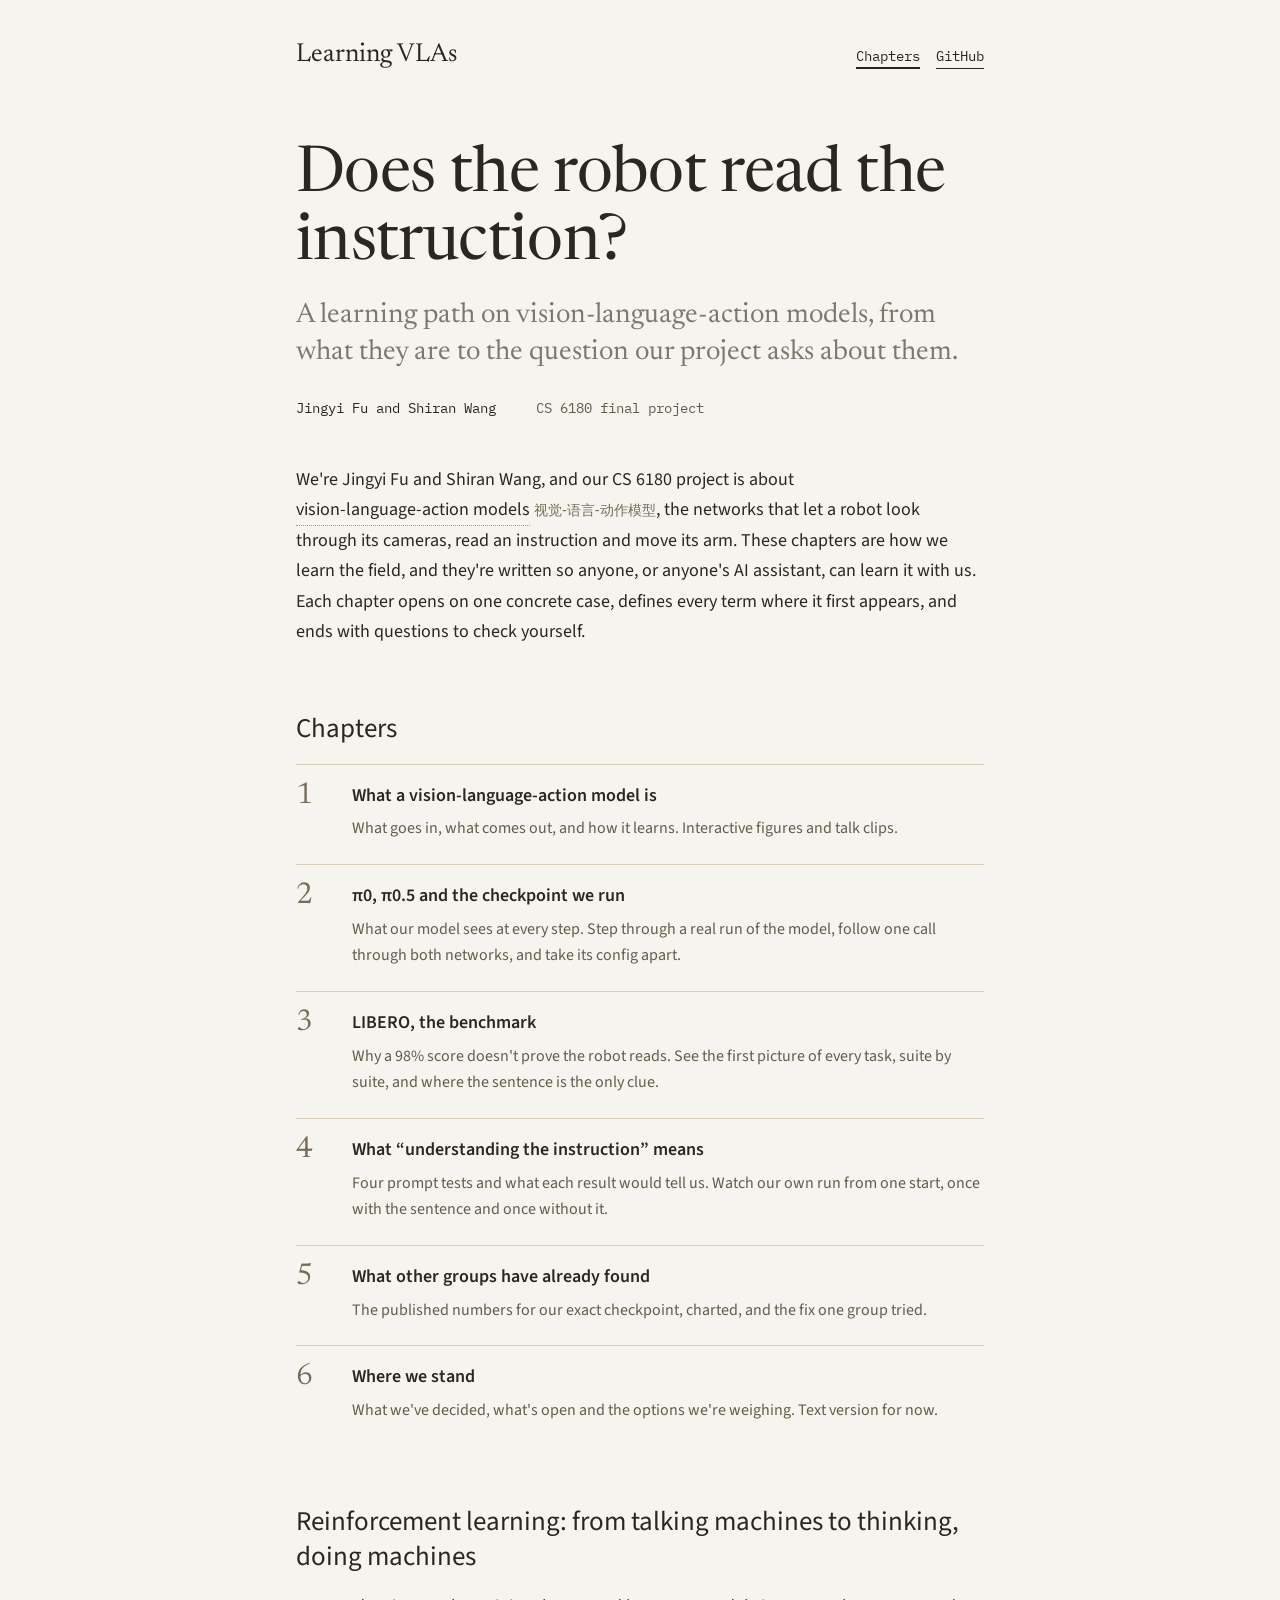
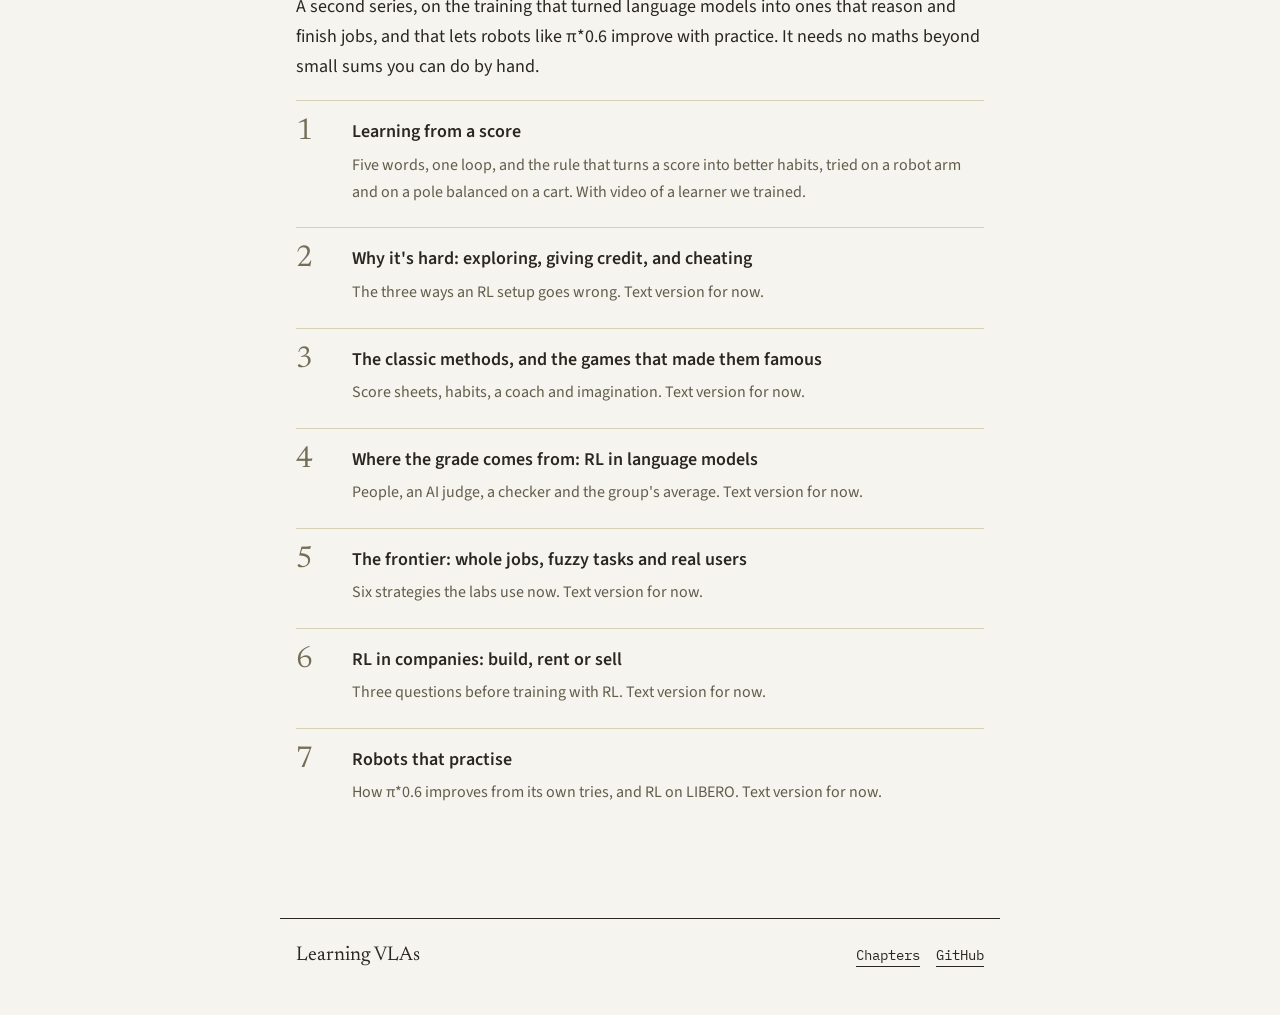
<file: docs/index.html>
<!doctype html>
<html lang="en">
<head>
<meta charset="utf-8">
<meta name="viewport" content="width=device-width, initial-scale=1">
<title>Learning VLAs</title>
<meta name="description" content="A learning path on vision-language-action models, written for our CS 6180 final project.">
<link rel="preconnect" href="https://fonts.googleapis.com">
<link rel="preconnect" href="https://fonts.gstatic.com" crossorigin>
<link href="https://fonts.googleapis.com/css2?family=IBM+Plex+Mono:wght@400;500;600;700&family=Newsreader:opsz,wght@6..72,400&family=Source+Sans+3:wght@400;600&display=swap" rel="stylesheet">
<link rel="stylesheet" href="assets/css/site.css">
</head>
<body>
<header class="site-head">
  <a class="brand" href="index.html">Learning VLAs</a>
  <nav class="nav" aria-label="Site">
    <a href="index.html" aria-current="page">Chapters</a>
    <a href="https://github.com/blueif16/vla_final">GitHub</a>
  </nav>
</header>

<header class="doc-head">
  <h1>Does the robot read the instruction?</h1>
  <p class="subtitle">A learning path on vision-language-action models, from what they are to the question our project asks about them.</p>
  <div class="meta"><span>Jingyi Fu and Shiran Wang</span><span>CS 6180 final project</span></div>
</header>

<main class="prose" style="margin-top:48px">
  <p>We're Jingyi Fu and Shiran Wang, and our CS 6180 project is about <button class="term" data-term="vla">vision-language-action models</button>, the networks that let a robot look through its cameras, read an instruction and move its arm. These chapters are how we learn the field, and they're written so anyone, or anyone's AI assistant, can learn it with us. Each chapter opens on one concrete case, defines every term where it first appears, and ends with questions to check yourself.</p>

  <h2 id="chapters">Chapters</h2>
  <ol class="toc-list">
    <li><span class="n">1</span><div><a class="t" href="learn/01-what-a-vla-is.html">What a vision-language-action model is</a><p>What goes in, what comes out, and how it learns. Interactive figures and talk clips.</p></div></li>
    <li><span class="n">2</span><div><a class="t" href="learn/02-pi0-and-pi05.html">π0, π0.5 and the checkpoint we run</a><p>What our model sees at every step. Step through a real run of the model, follow one call through both networks, and take its config apart.</p></div></li>
    <li><span class="n">3</span><div><a class="t" href="learn/03-libero.html">LIBERO, the benchmark</a><p>Why a 98% score doesn't prove the robot reads. See the first picture of every task, suite by suite, and where the sentence is the only clue.</p></div></li>
    <li><span class="n">4</span><div><a class="t" href="learn/04-the-grounding-question.html">What “understanding the instruction” means</a><p>Four prompt tests and what each result would tell us. Watch our own run from one start, once with the sentence and once without it.</p></div></li>
    <li><span class="n">5</span><div><a class="t" href="learn/05-what-others-found.html">What other groups have already found</a><p>The published numbers for our exact checkpoint, charted, and the fix one group tried.</p></div></li>
    <li><span class="n">6</span><div><a class="t" href="https://github.com/blueif16/vla_final/blob/main/docs/learn/06-where-we-stand.md">Where we stand</a><p>What we've decided, what's open and the options we're weighing. Text version for now.</p></div></li>
  </ol>

  <h2 id="rl">Reinforcement learning: from talking machines to thinking, doing machines</h2>
  <p>A second series, on the training that turned language models into ones that reason and finish jobs, and that lets robots like π*0.6 improve with practice. It needs no maths beyond small sums you can do by hand.</p>
  <ol class="toc-list">
    <li><span class="n">1</span><div><a class="t" href="learn/rl-01-learning-from-a-score.html">Learning from a score</a><p>Five words, one loop, and the rule that turns a score into better habits, tried on a robot arm and on a pole balanced on a cart. With video of a learner we trained.</p></div></li>
    <li><span class="n">2</span><div><a class="t" href="https://github.com/blueif16/vla_final/blob/main/docs/learn/rl-02-why-its-hard.md">Why it's hard: exploring, giving credit, and cheating</a><p>The three ways an RL setup goes wrong. Text version for now.</p></div></li>
    <li><span class="n">3</span><div><a class="t" href="https://github.com/blueif16/vla_final/blob/main/docs/learn/rl-03-classic-methods.md">The classic methods, and the games that made them famous</a><p>Score sheets, habits, a coach and imagination. Text version for now.</p></div></li>
    <li><span class="n">4</span><div><a class="t" href="https://github.com/blueif16/vla_final/blob/main/docs/learn/rl-04-rl-in-language-models.md">Where the grade comes from: RL in language models</a><p>People, an AI judge, a checker and the group's average. Text version for now.</p></div></li>
    <li><span class="n">5</span><div><a class="t" href="https://github.com/blueif16/vla_final/blob/main/docs/learn/rl-05-the-frontier.md">The frontier: whole jobs, fuzzy tasks and real users</a><p>Six strategies the labs use now. Text version for now.</p></div></li>
    <li><span class="n">6</span><div><a class="t" href="https://github.com/blueif16/vla_final/blob/main/docs/learn/rl-06-rl-in-companies.md">RL in companies: build, rent or sell</a><p>Three questions before training with RL. Text version for now.</p></div></li>
    <li><span class="n">7</span><div><a class="t" href="https://github.com/blueif16/vla_final/blob/main/docs/learn/rl-07-robots-that-practice.md">Robots that practise</a><p>How π*0.6 improves from its own tries, and RL on LIBERO. Text version for now.</p></div></li>
  </ol>
</main>

<footer class="site-foot">
  <span class="brand">Learning VLAs</span>
  <nav class="nav"><a href="index.html">Chapters</a><a href="https://github.com/blueif16/vla_final">GitHub</a></nav>
</footer>
<script src="assets/js/glossary.js"></script>
<script src="assets/js/site.js"></script>
</body>
</html>
</file>
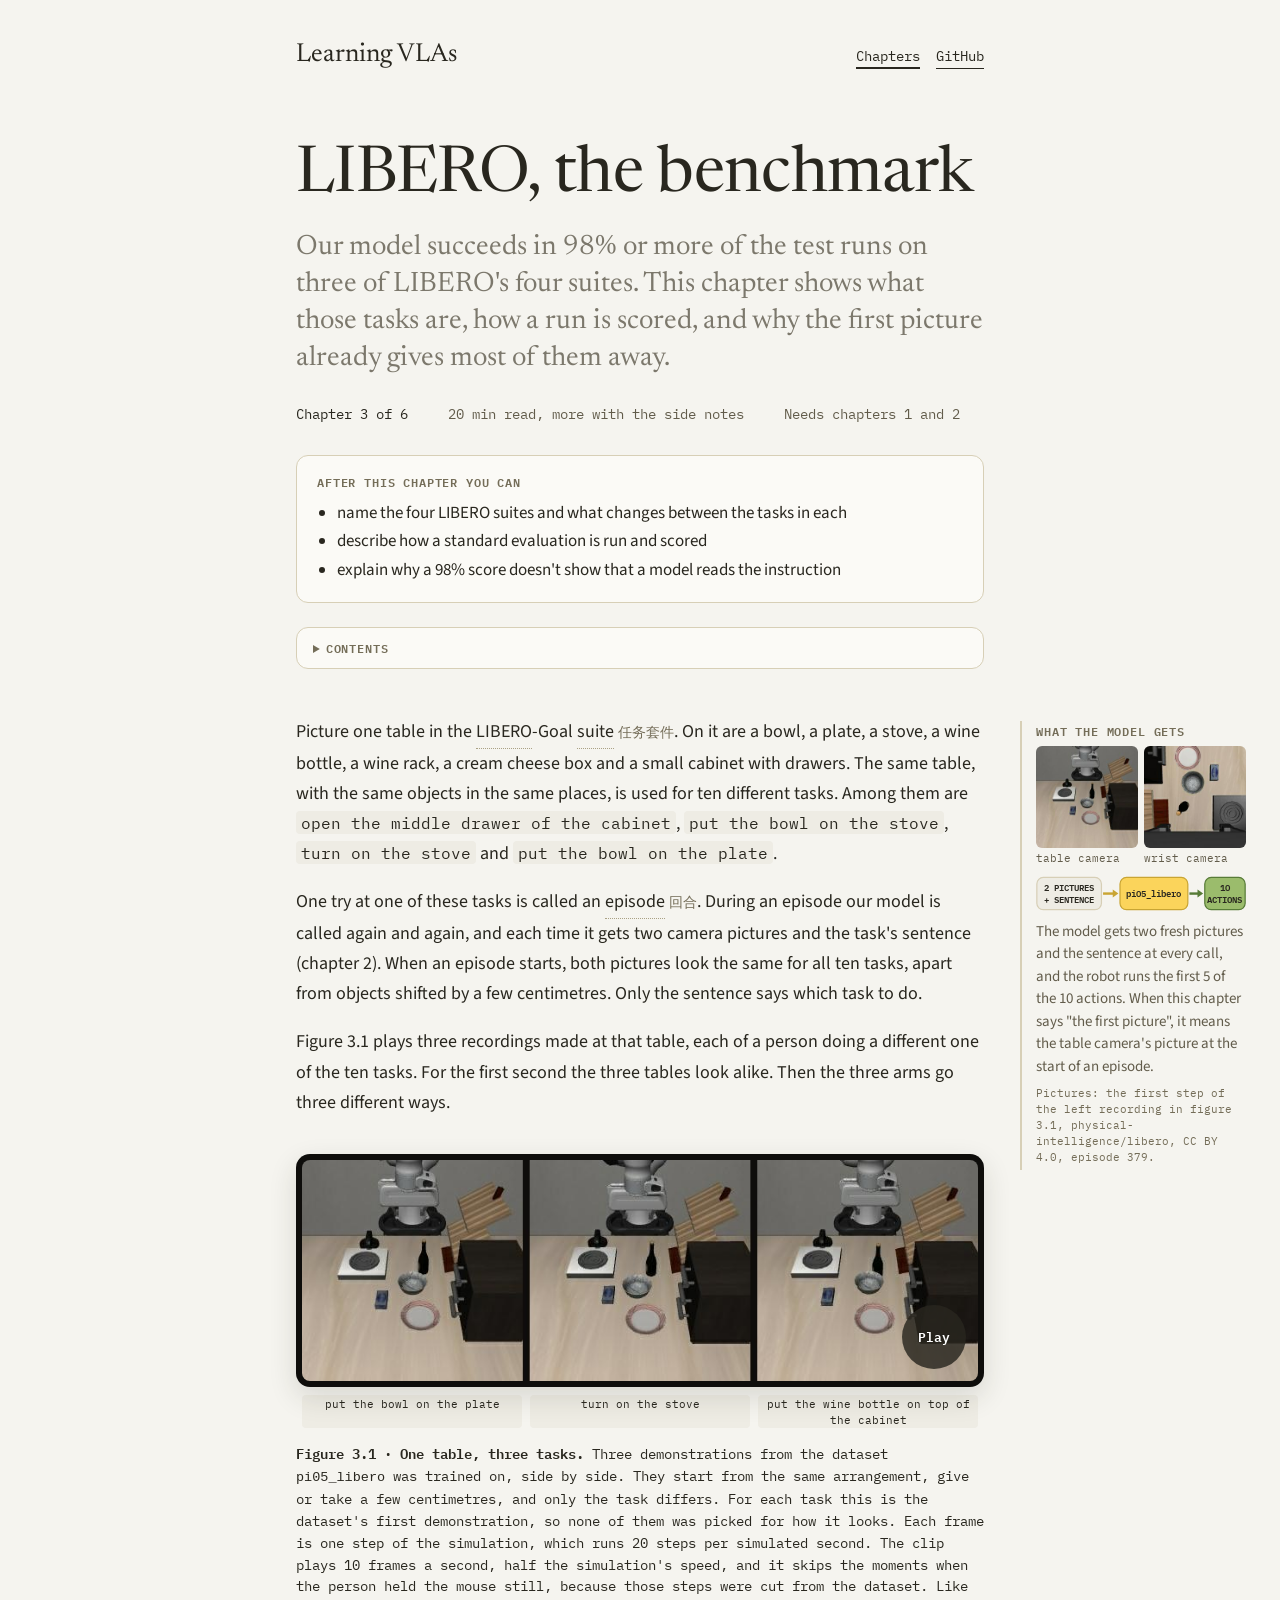
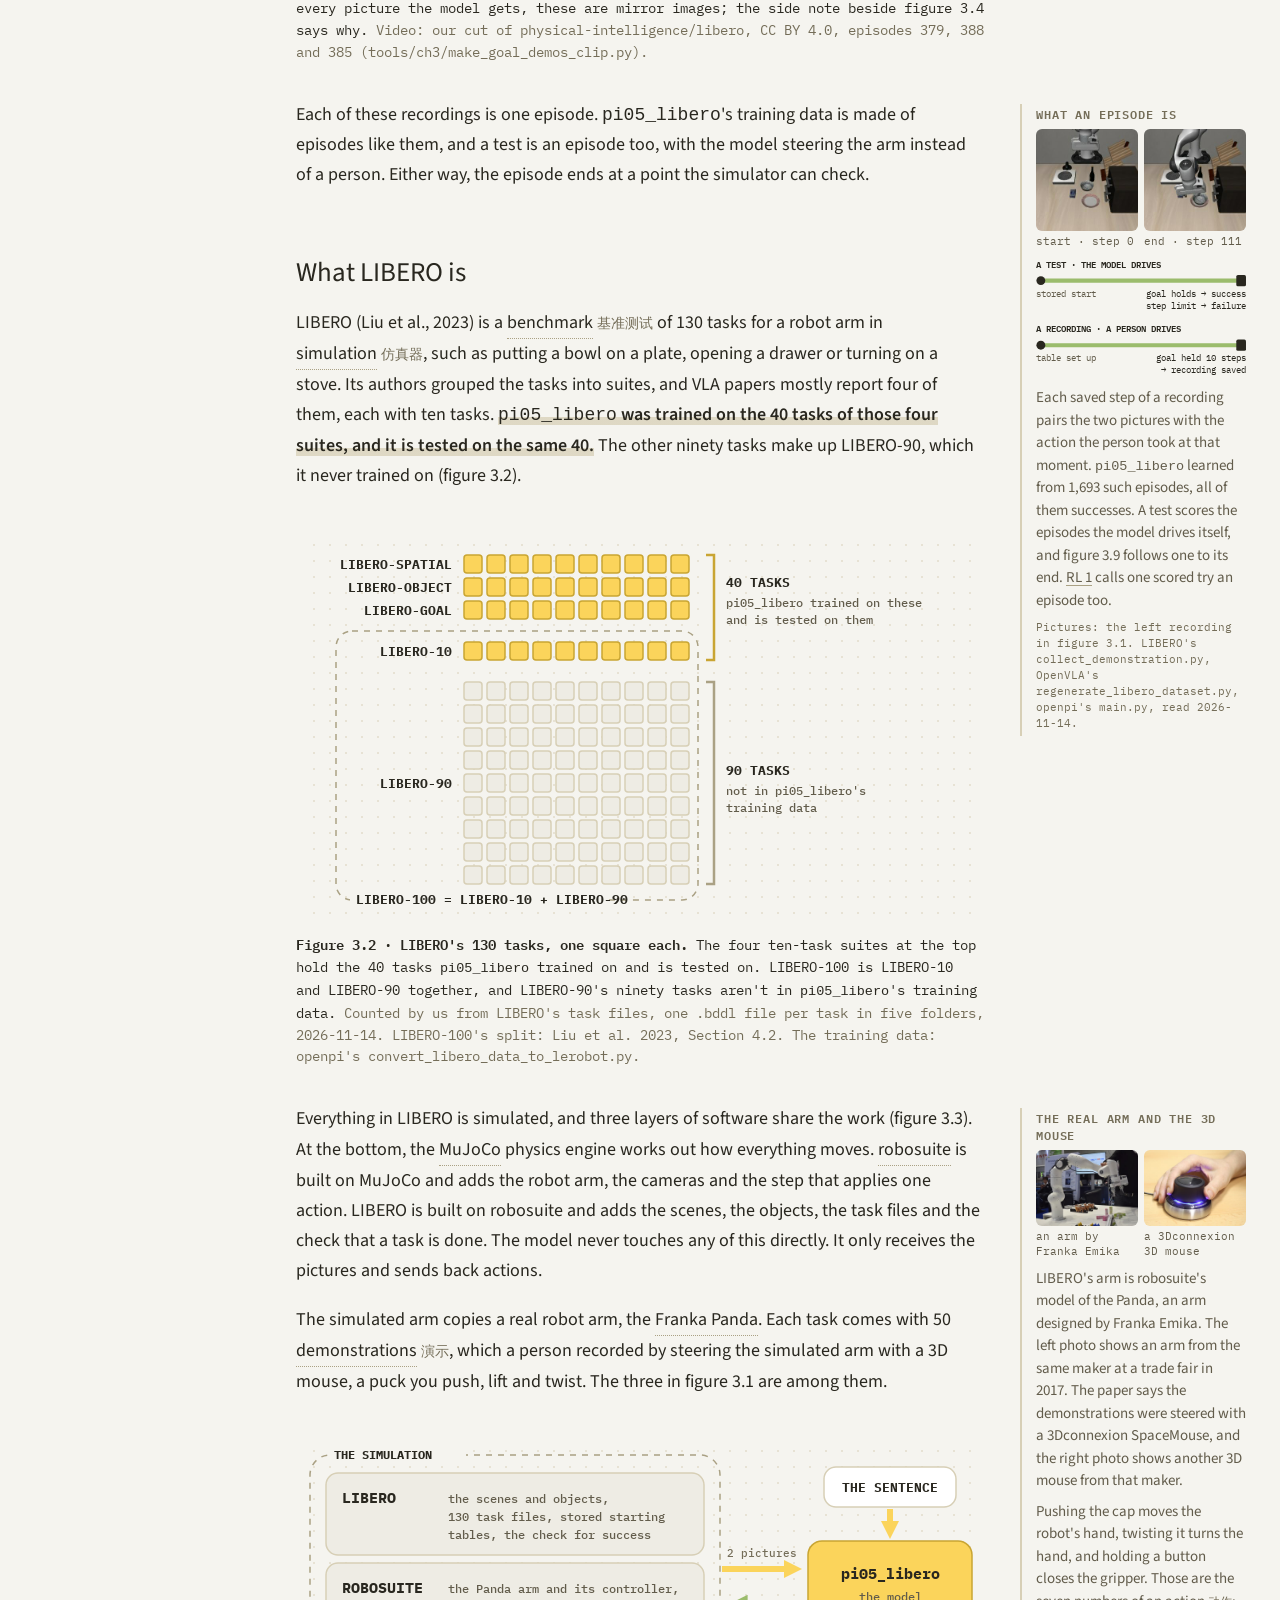
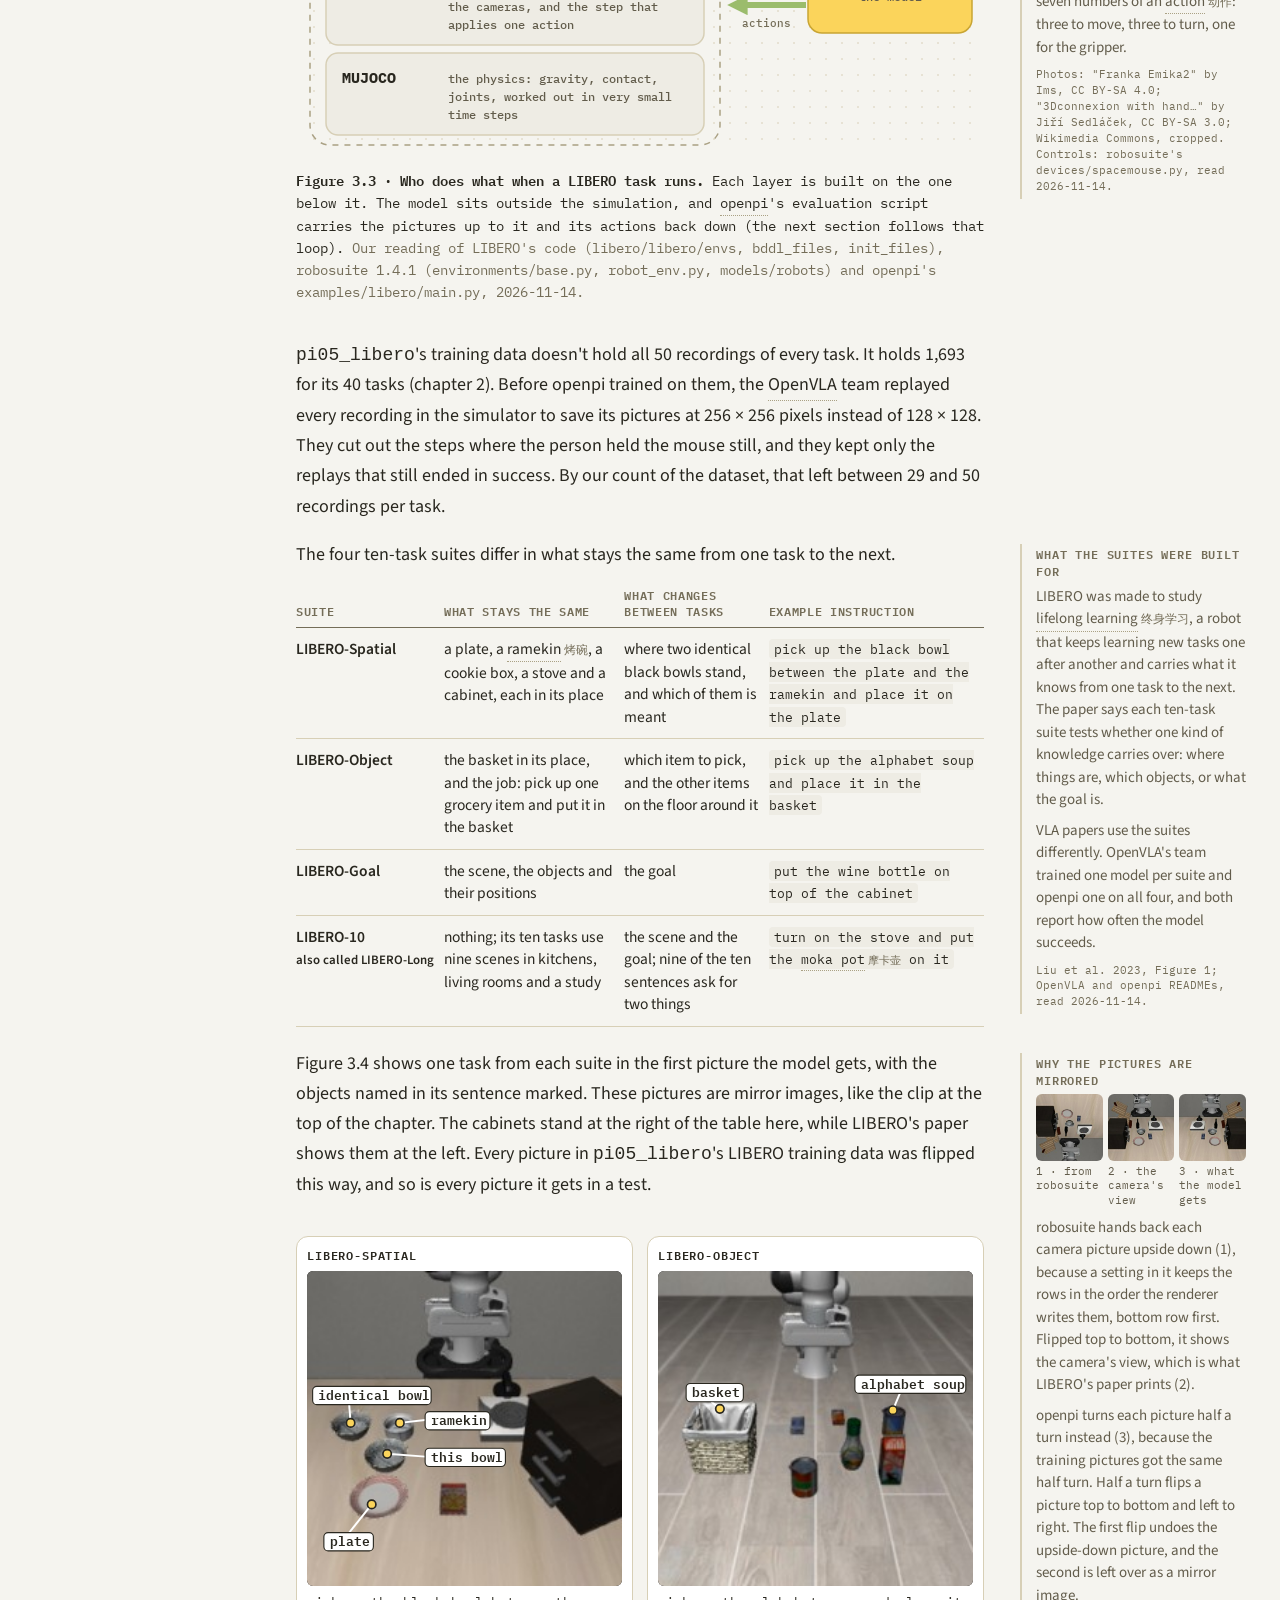
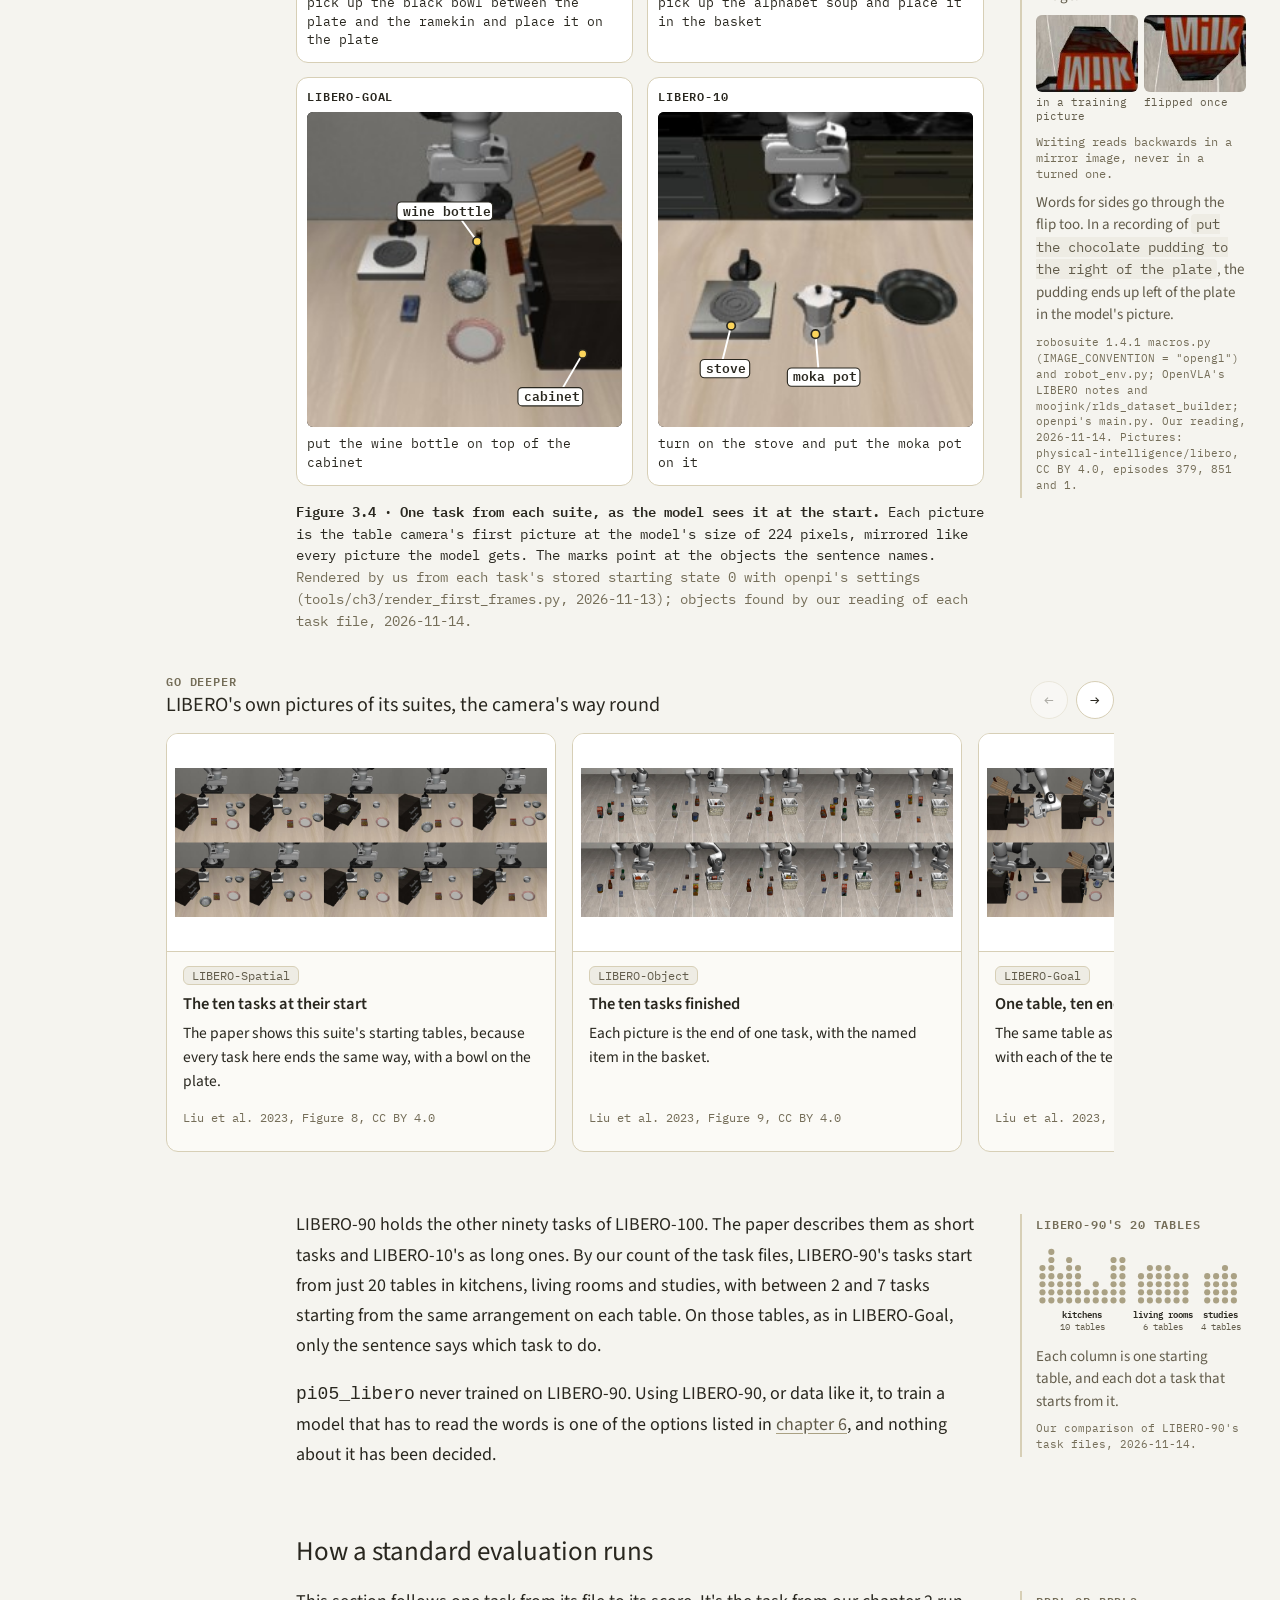
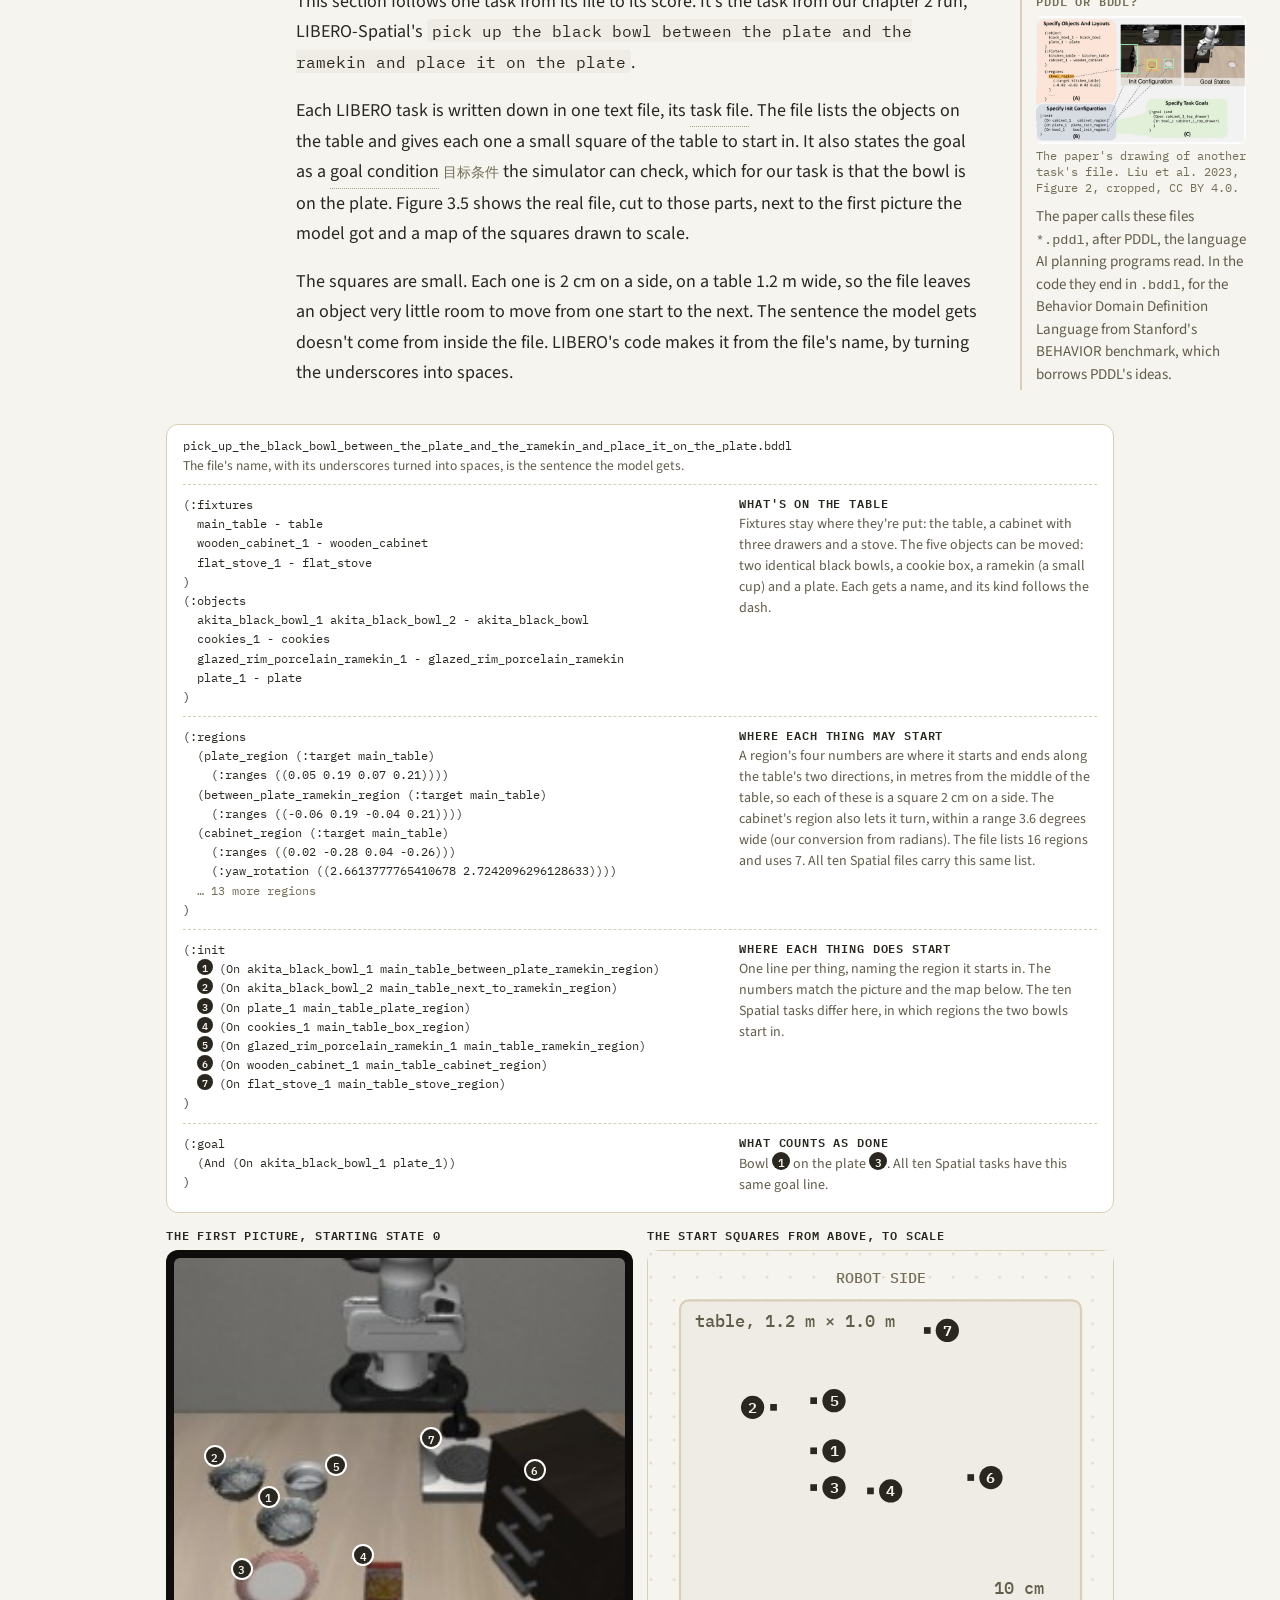
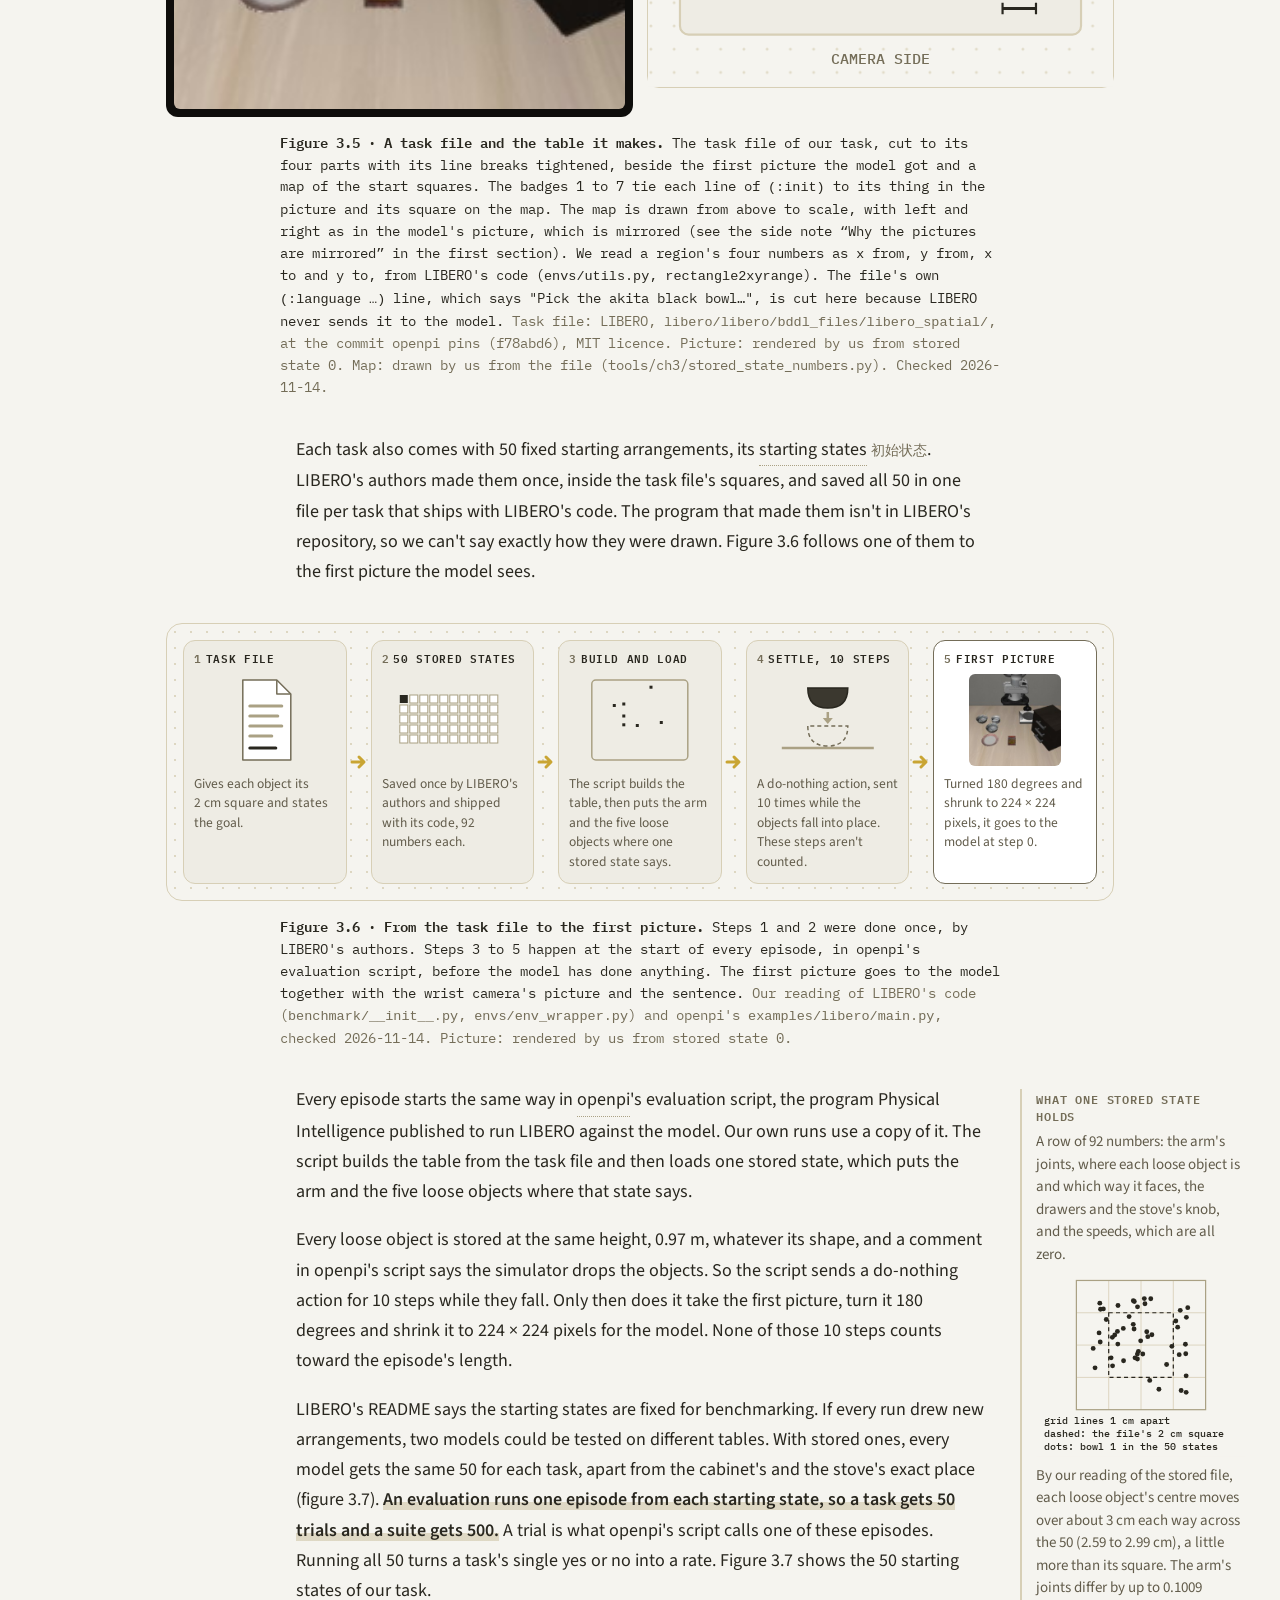
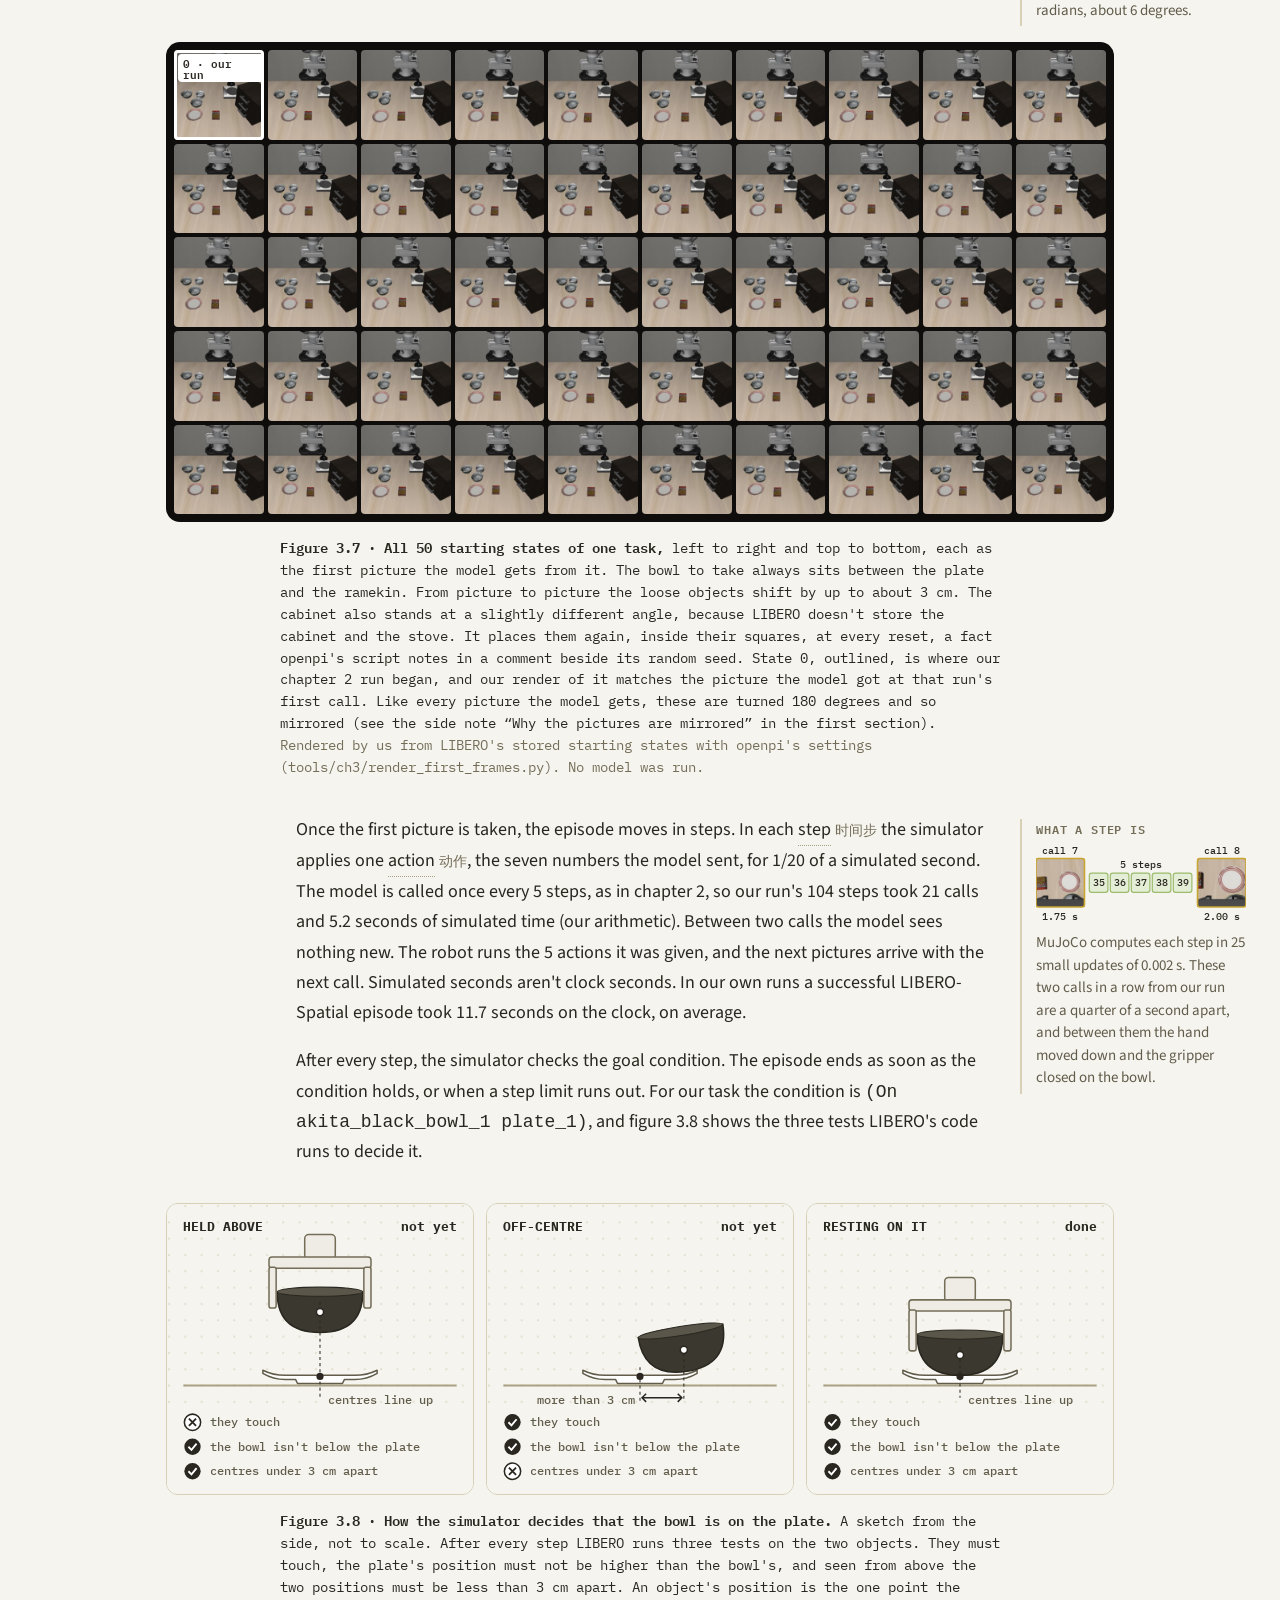
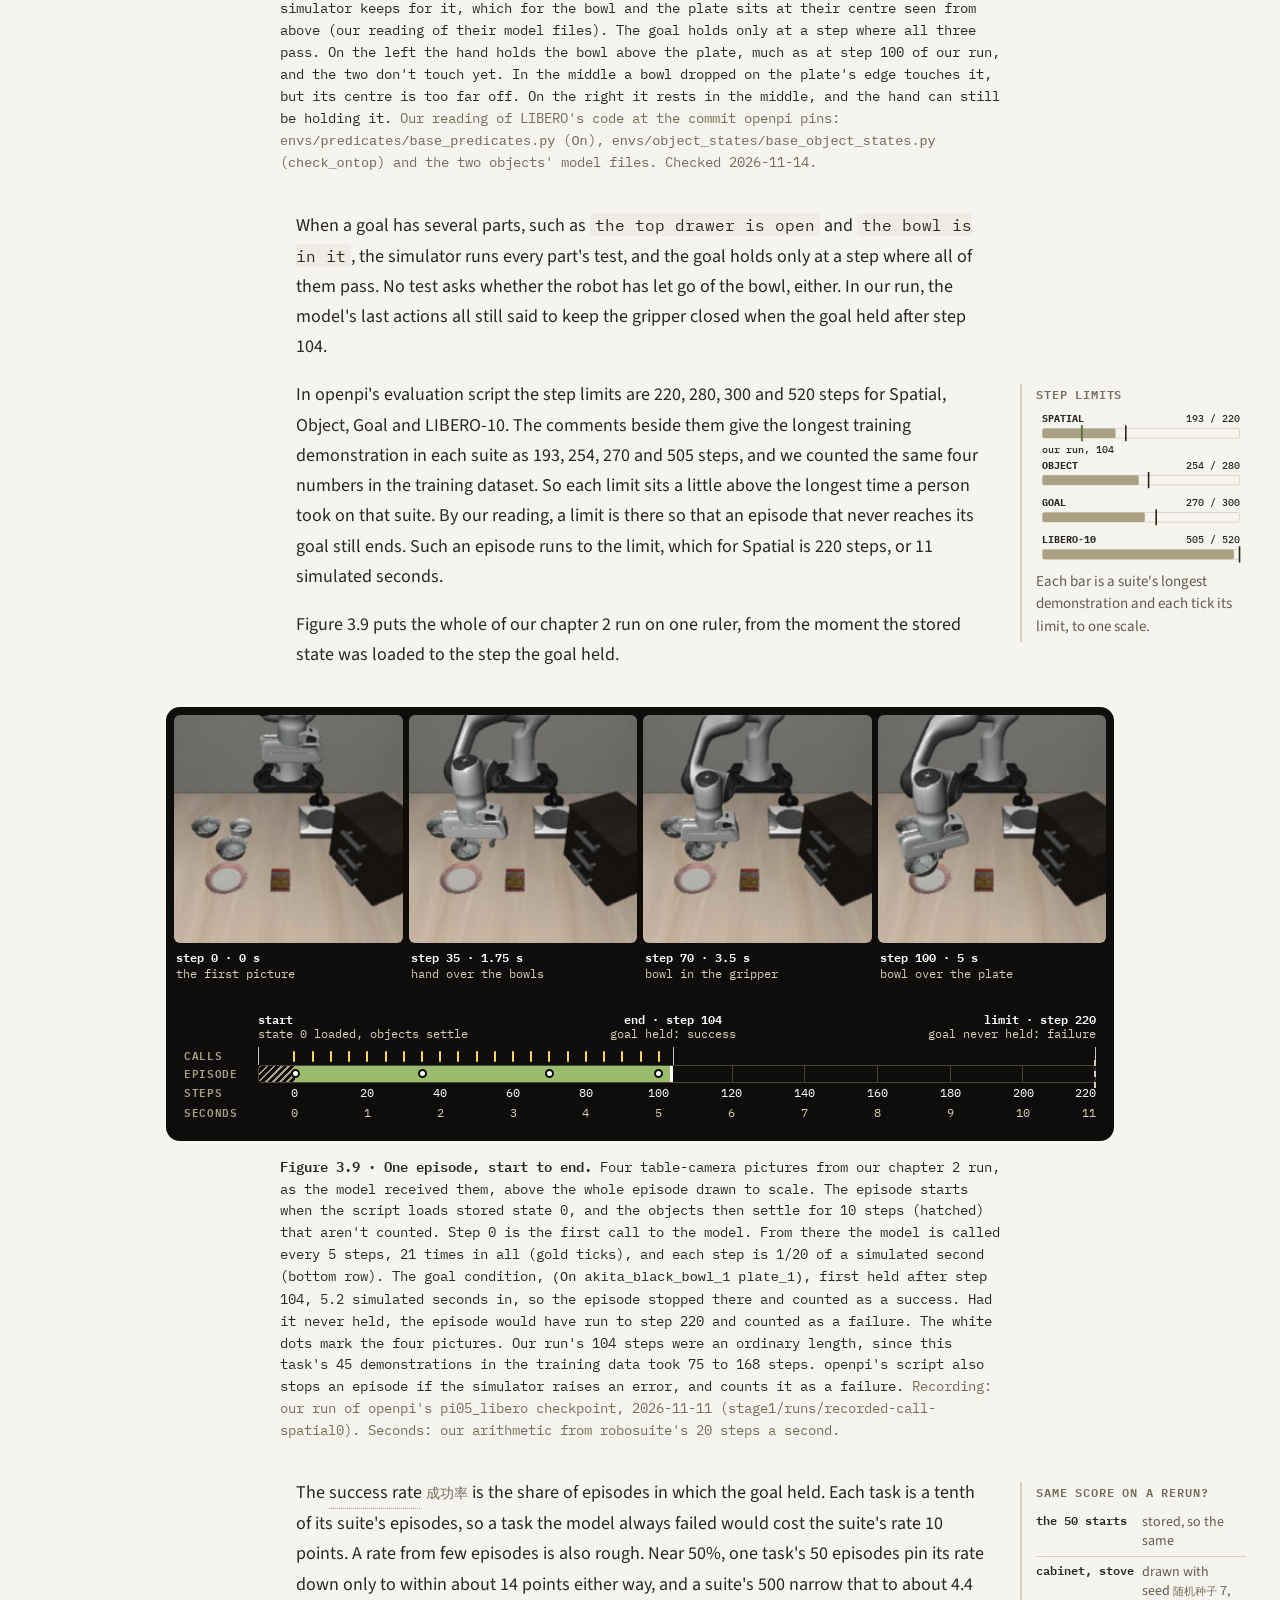
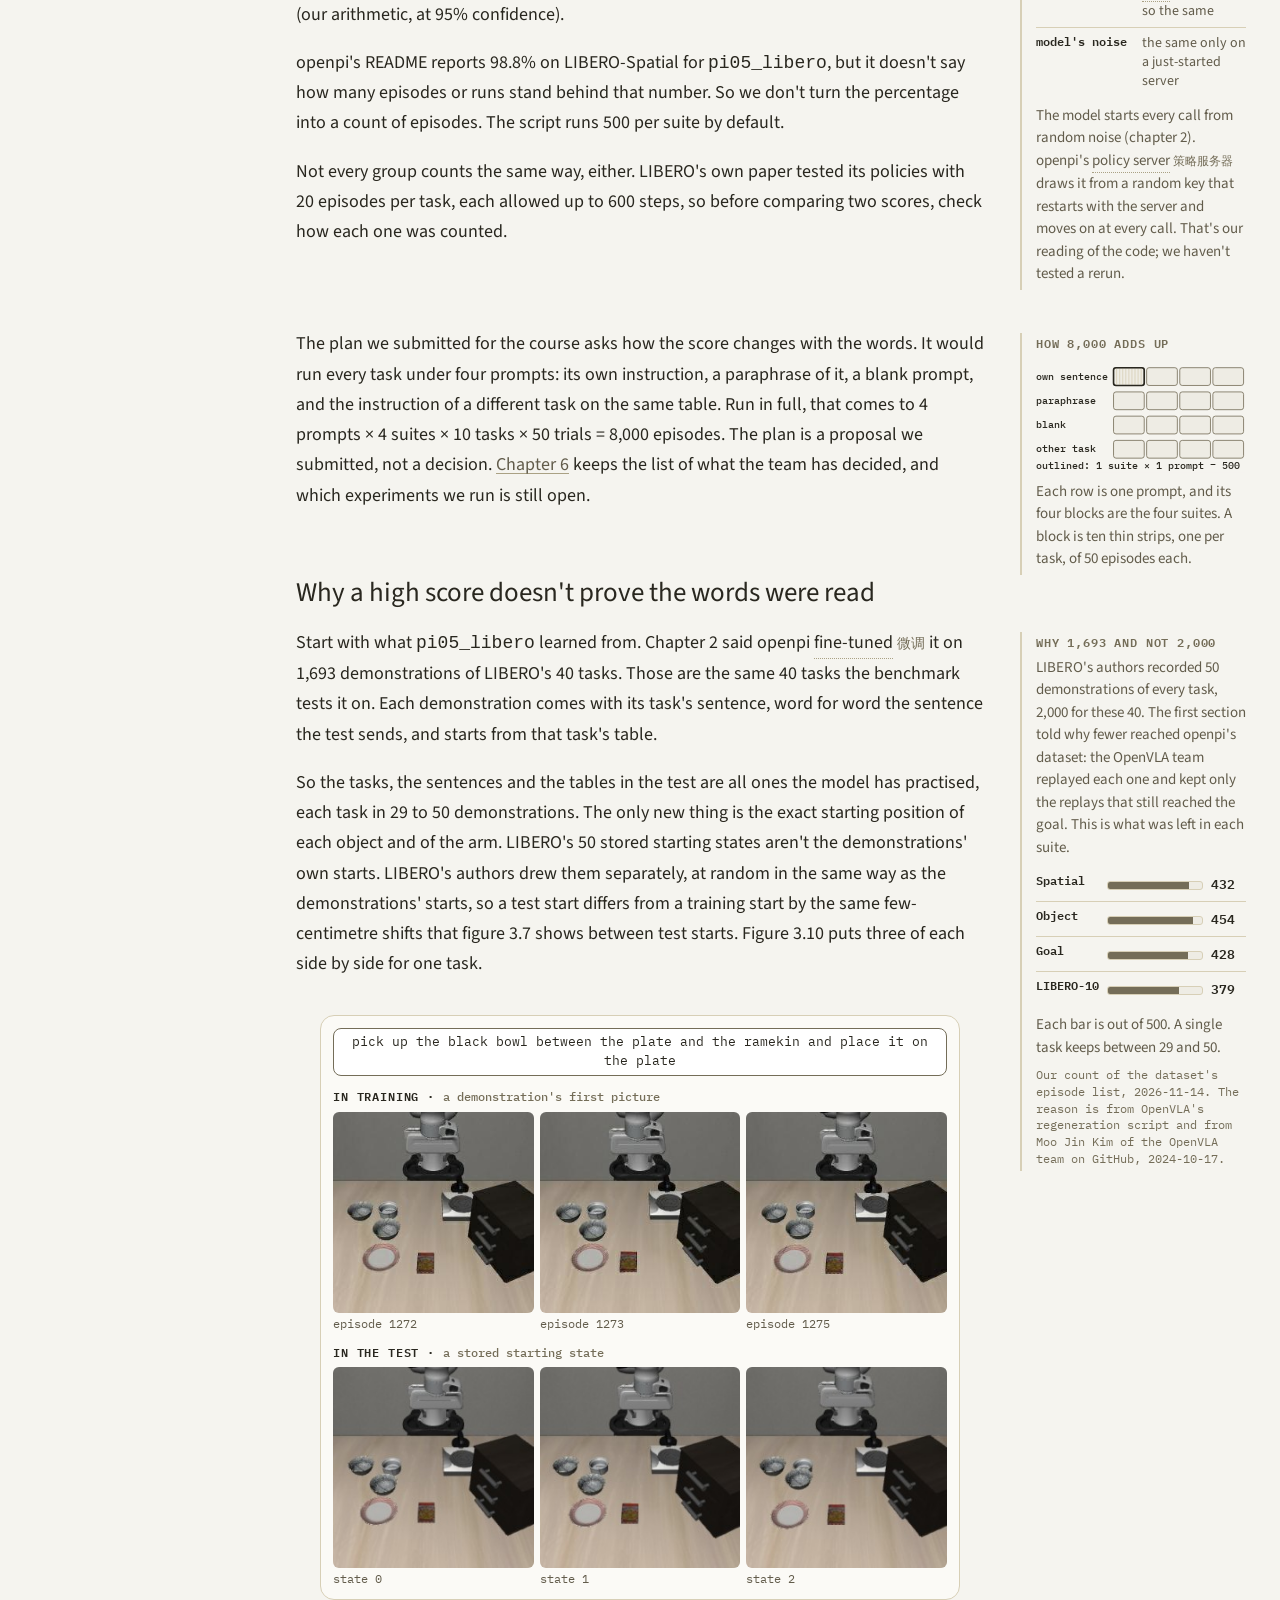
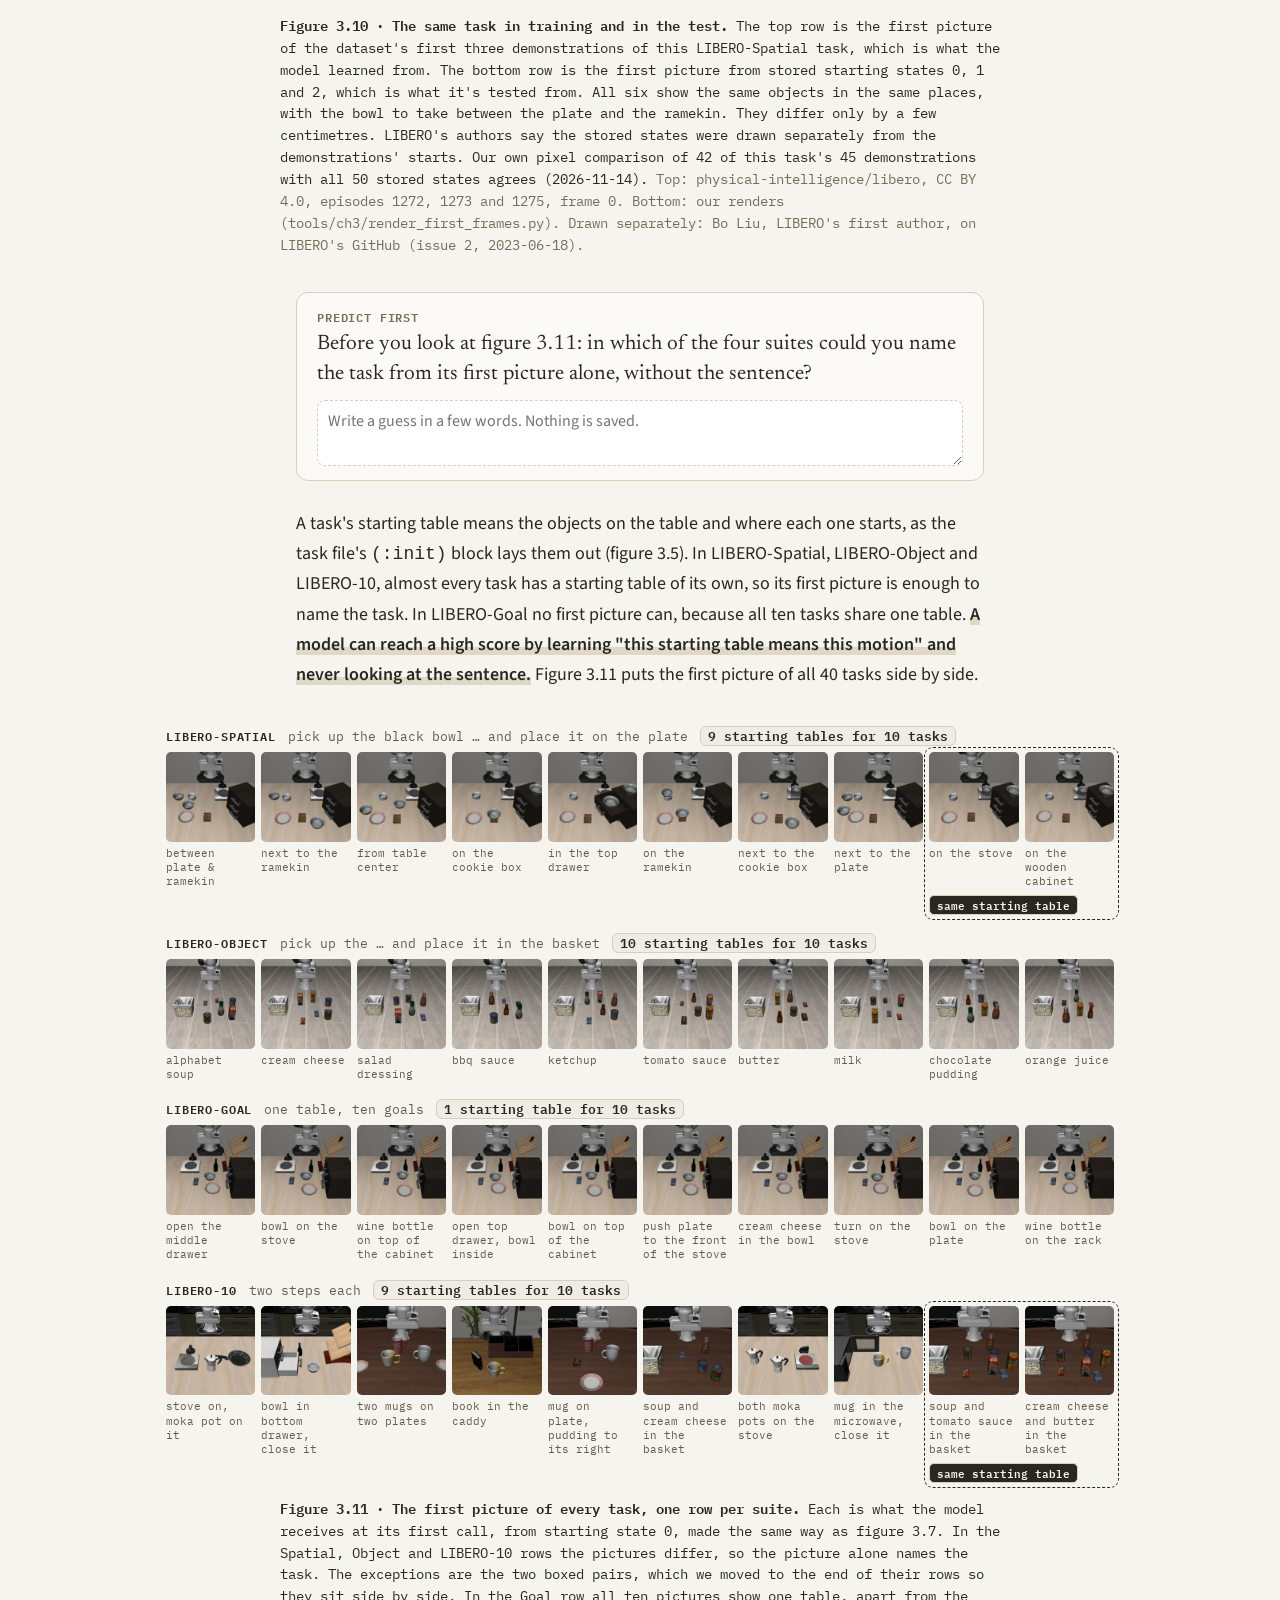
<file: docs/learn/03-libero.html>
<!doctype html>
<html lang="en">
<head>
<meta charset="utf-8">
<meta name="viewport" content="width=device-width, initial-scale=1">
<title>LIBERO, the Benchmark · Chapter 3</title>
<meta name="description" content="Chapter 3 of our learning path on vision-language-action models: LIBERO's four task suites, how a standard evaluation is run and scored, and why a 98% score doesn't show that the model reads the instruction.">
<link rel="preconnect" href="https://fonts.googleapis.com">
<link rel="preconnect" href="https://fonts.gstatic.com" crossorigin>
<link href="https://fonts.googleapis.com/css2?family=IBM+Plex+Mono:wght@400;500;600;700&family=Newsreader:opsz,wght@6..72,400&family=Source+Sans+3:wght@400;600&display=swap" rel="stylesheet">
<link rel="stylesheet" href="../assets/css/site.css">
<link rel="stylesheet" href="../assets/css/ch3.css">
</head>
<body>
<div class="progress" aria-hidden="true"></div>

<header class="site-head">
  <a class="brand" href="../index.html">Learning VLAs</a>
  <nav class="nav" aria-label="Site">
    <a href="../index.html" aria-current="page">Chapters</a>
    <a href="https://github.com/blueif16/vla_final">GitHub</a>
  </nav>
</header>

<nav class="toc" aria-label="On this page">
  <div class="label">Chapter 3</div>
  <a href="#what">What LIBERO is</a>
  <a href="#evaluation">How an evaluation runs</a>
  <a href="#why">Why 98% proves little</a>
  <a href="#for-us">What this means for us</a>
  <a href="#check">Check yourself</a>
  <a href="#sources">Sources</a>
</nav>

<header class="doc-head">
  <h1>LIBERO, the benchmark</h1>
  <p class="subtitle">Our model succeeds in 98% or more of the test runs on three of LIBERO's four suites. This chapter shows what those tasks are, how a run is scored, and why the first picture already gives most of them away.</p>
  <div class="meta"><span>Chapter 3 of 6</span><span>20 min read, more with the side notes</span><span>Needs chapters 1 and 2</span></div>
  <div class="outcomes">
    <div class="label">After this chapter you can</div>
    <ul>
      <li>name the four LIBERO suites and what changes between the tasks in each</li>
      <li>describe how a standard evaluation is run and scored</li>
      <li>explain why a 98% score doesn't show that a model reads the instruction</li>
    </ul>
  </div>
  <details class="contents">
    <summary>Contents</summary>
    <ol>
      <li><a href="#what">What LIBERO is</a></li>
      <li><a href="#evaluation">How a standard evaluation runs</a></li>
      <li><a href="#why">Why a high score doesn't prove the words were read</a></li>
      <li><a href="#for-us">What this means for our project</a></li>
      <li><a href="#check">Check yourself</a></li>
    </ol>
  </details>
</header>

<main>
<div class="prose" style="margin-top:48px">
  <div class="has-side">
  <p>Picture one table in the <button class="term" data-term="libero">LIBERO</button>-Goal <button class="term" data-term="task-suite">suite</button>. On it are a bowl, a plate, a stove, a wine bottle, a wine rack, a cream cheese box and a small cabinet with drawers. The same table, with the same objects in the same places, is used for ten different tasks. Among them are <span class="q">open the middle drawer of the cabinet</span>, <span class="q">put the bowl on the stove</span>, <span class="q">turn on the stove</span> and <span class="q">put the bowl on the plate</span>.</p>
  <p>One try at one of these tasks is called an <button class="term" data-term="episode">episode</button>. During an episode our model is called again and again, and each time it gets two camera pictures and the task's sentence (chapter 2). When an episode starts, both pictures look the same for all ten tasks, apart from objects shifted by a few centimetres. Only the sentence says which task to do.</p>
  <aside class="side" aria-label="Side note: what the model gets at each call">
    <div class="label">What the model gets</div>
    <figure class="side-pic two">
      <div><img src="../assets/img/libero-ep379/table-000.jpg" alt="The Goal table seen from the front, the robot behind it." width="256" height="256" loading="lazy"><span>table camera</span></div>
      <div><img src="../assets/img/libero-ep379/wrist-000.jpg" alt="The same table seen from above, from the camera on the robot's hand: plate, bowl, cream cheese box, wine bottle and stove." width="256" height="256" loading="lazy"><span>wrist camera</span></div>
    </figure>
    <svg class="side-dg" viewBox="0 0 260 46" role="img" aria-label="Two pictures and the sentence go into pi05_libero, which returns 10 actions."><rect x="1" y="3" width="80" height="40" rx="8" fill="#EEECE4" stroke="#D7CFB6" stroke-width="1.5"/><text class="t11 b" x="41" y="20" text-anchor="middle">2 PICTURES</text><text class="t11 b" x="41" y="35" text-anchor="middle">+ SENTENCE</text><path d="M83 23H96" stroke="#C9A533" stroke-width="3"/><path d="M95 18l7 5-7 5z" fill="#C9A533"/><rect x="104" y="3" width="84" height="40" rx="8" fill="#FBD45B" stroke="#C9A533" stroke-width="1.5"/><text class="t11 b" x="146" y="27" text-anchor="middle">pi05_libero</text><path d="M190 23H201" stroke="#577B37" stroke-width="3"/><path d="M200 18l7 5-7 5z" fill="#577B37"/><rect x="209" y="3" width="50" height="40" rx="8" fill="#9BBC6C" stroke="#577B37" stroke-width="1.5"/><text class="t11 b" x="234" y="20" text-anchor="middle">10</text><text class="t11 b" x="234" y="35" text-anchor="middle">ACTIONS</text></svg>
    <p>The model gets two fresh pictures and the sentence at every call, and the robot runs the first 5 of the 10 actions. When this chapter says "the first picture", it means the table camera's picture at the start of an episode.</p>
    <p class="a-src">Pictures: the first step of the left recording in figure 3.1, physical-intelligence/libero, CC BY 4.0, episode 379.</p>
  </aside>
  </div>

  <p>Figure 3.1 plays three recordings made at that table, each of a person doing a different one of the ten tasks. For the first second the three tables look alike. Then the three arms go three different ways.</p>
</div>

<figure class="fig a-col">
  <div class="frame clip"><video data-play="view" controls poster="../assets/video/ch3-goal-three-demos.jpg" src="../assets/video/ch3-goal-three-demos.mp4" preload="none" muted playsinline width="784" height="256" aria-label="Three recorded demonstrations side by side on the same LIBERO-Goal table. Left, the arm lifts the bowl and puts it on the plate. Middle, it reaches to the stove and turns it on, and the burner glows red. Right, it picks up the wine bottle and stands it on top of the cabinet."></video></div>
  <div class="clip-labels" aria-hidden="true"><span class="q">put the bowl on the plate</span><span class="q">turn on the stove</span><span class="q">put the wine bottle on top of the cabinet</span></div>
  <figcaption><b>Figure 3.1 · One table, three tasks.</b> Three demonstrations from the dataset <code>pi05_libero</code> was trained on, side by side. They start from the same arrangement, give or take a few centimetres, and only the task differs. For each task this is the dataset's first demonstration, so none of them was picked for how it looks. Each frame is one step of the simulation, which runs 20 steps per simulated second. The clip plays 10 frames a second, half the simulation's speed, and it skips the moments when the person held the mouse still, because those steps were cut from the dataset. Like every picture the model gets, these are mirror images; the side note beside figure 3.4 says why. <span class="credit">Video: our cut of physical-intelligence/libero, CC BY 4.0, episodes 379, 388 and 385 (tools/ch3/make_goal_demos_clip.py).</span></figcaption>
</figure>

<div class="prose">
  <div class="has-side">
  <p>Each of these recordings is one episode. <code>pi05_libero</code>'s training data is made of episodes like them, and a test is an episode too, with the model steering the arm instead of a person. Either way, the episode ends at a point the simulator can check.</p>
  <aside class="side" aria-label="Side note: what an episode is">
    <div class="label">What an episode is</div>
    <figure class="side-pic two">
      <div><img src="../assets/img/libero-ep379/table-000.jpg" alt="Start: the bowl stands in the middle of the table, the plate in front of it." width="256" height="256" loading="lazy"><span>start · step 0</span></div>
      <div><img src="../assets/img/libero-ep379/table-111.jpg" alt="End: the gripper has just set the bowl down on the plate." width="256" height="256" loading="lazy"><span>end · step 111</span></div>
    </figure>
    <svg class="side-dg" viewBox="0 0 260 150" role="img" aria-label="Two timelines. A test: the model drives, from a stored starting table until the goal holds, a success, or until the step limit, a failure. A recording: a person drives, from a newly set-up table until the goal has held for 10 steps, and the recording is saved."><text class="t11 b" x="0" y="12">A TEST · THE MODEL DRIVES</text><path d="M6 28H254" stroke="#9BBC6C" stroke-width="5" stroke-linecap="round"/><circle cx="6" cy="28" r="5.5" fill="#29271F"/><rect x="248" y="21" width="12" height="14" rx="2" fill="#29271F"/><text class="t11 g2" x="0" y="48">stored start</text><text class="t11" x="260" y="48" text-anchor="end">goal holds → success</text><text class="t11" x="260" y="63" text-anchor="end">step limit → failure</text><text class="t11 b" x="0" y="92">A RECORDING · A PERSON DRIVES</text><path d="M6 108H254" stroke="#9BBC6C" stroke-width="5" stroke-linecap="round"/><circle cx="6" cy="108" r="5.5" fill="#29271F"/><rect x="248" y="101" width="12" height="14" rx="2" fill="#29271F"/><text class="t11 g2" x="0" y="128">table set up</text><text class="t11" x="260" y="128" text-anchor="end">goal held 10 steps</text><text class="t11" x="260" y="143" text-anchor="end">→ recording saved</text></svg>
    <p>Each saved step of a recording pairs the two pictures with the action the person took at that moment. <code>pi05_libero</code> learned from 1,693 such episodes, all of them successes. A test scores the episodes the model drives itself, and figure 3.9 follows one to its end. <a href="rl-01-learning-from-a-score.html">RL 1</a> calls one scored try an episode too.</p>
    <p class="a-src">Pictures: the left recording in figure 3.1. LIBERO's collect_demonstration.py, OpenVLA's regenerate_libero_dataset.py, openpi's main.py, read 2026-11-14.</p>
  </aside>
  </div>

  <h2 id="what">What LIBERO is</h2>
  <p>LIBERO (Liu et al., 2023) is a <button class="term" data-term="benchmark">benchmark</button> of 130 tasks for a robot arm in <button class="term" data-term="simulator">simulation</button>, such as putting a bowl on a plate, opening a drawer or turning on a stove. Its authors grouped the tasks into suites, and VLA papers mostly report four of them, each with ten tasks. <strong class="key"><code>pi05_libero</code> was trained on the 40 tasks of those four suites, and it is tested on the same 40.</strong> The other ninety tasks make up LIBERO-90, which it never trained on (figure 3.2).</p>
</div>

<figure class="fig a-col">
  <svg class="dg a-wide" viewBox="0 0 688 392" role="img" aria-labelledby="a130t a130d"><title id="a130t">LIBERO's 130 tasks, one square each</title><desc id="a130d">Four rows of ten gold squares: LIBERO-Spatial, LIBERO-Object, LIBERO-Goal and LIBERO-10, the 40 tasks pi05_libero trained on and is tested on. Below them nine rows of ten beige squares, LIBERO-90, not in pi05_libero's training data. A dashed box around LIBERO-10 and LIBERO-90 marks LIBERO-100.</desc><defs><pattern id="a130-dots" width="16" height="16" patternUnits="userSpaceOnUse"><circle cx="2" cy="2" r="1" fill="#D7CFB6" opacity=".65"/></pattern></defs><rect class="bg" width="688" height="392"/><rect x="4" y="4" width="680" height="384" fill="url(#a130-dots)"/><rect x="40" y="104" width="362" height="269" rx="16" fill="none" stroke="#AAA184" stroke-width="1.5" stroke-dasharray="6 6"/><rect x="54" y="363" width="258" height="18" fill="#F5F4EF"/><text class="lbl-s" x="60" y="377">LIBERO-100 = LIBERO-10 + LIBERO-90</text><text class="lbl-s" x="156" y="42" text-anchor="end">LIBERO-SPATIAL</text><rect class="hot" x="168" y="28" width="18" height="18" rx="3"/><rect class="hot" x="191" y="28" width="18" height="18" rx="3"/><rect class="hot" x="214" y="28" width="18" height="18" rx="3"/><rect class="hot" x="237" y="28" width="18" height="18" rx="3"/><rect class="hot" x="260" y="28" width="18" height="18" rx="3"/><rect class="hot" x="283" y="28" width="18" height="18" rx="3"/><rect class="hot" x="306" y="28" width="18" height="18" rx="3"/><rect class="hot" x="329" y="28" width="18" height="18" rx="3"/><rect class="hot" x="352" y="28" width="18" height="18" rx="3"/><rect class="hot" x="375" y="28" width="18" height="18" rx="3"/><text class="lbl-s" x="156" y="65" text-anchor="end">LIBERO-OBJECT</text><rect class="hot" x="168" y="51" width="18" height="18" rx="3"/><rect class="hot" x="191" y="51" width="18" height="18" rx="3"/><rect class="hot" x="214" y="51" width="18" height="18" rx="3"/><rect class="hot" x="237" y="51" width="18" height="18" rx="3"/><rect class="hot" x="260" y="51" width="18" height="18" rx="3"/><rect class="hot" x="283" y="51" width="18" height="18" rx="3"/><rect class="hot" x="306" y="51" width="18" height="18" rx="3"/><rect class="hot" x="329" y="51" width="18" height="18" rx="3"/><rect class="hot" x="352" y="51" width="18" height="18" rx="3"/><rect class="hot" x="375" y="51" width="18" height="18" rx="3"/><text class="lbl-s" x="156" y="88" text-anchor="end">LIBERO-GOAL</text><rect class="hot" x="168" y="74" width="18" height="18" rx="3"/><rect class="hot" x="191" y="74" width="18" height="18" rx="3"/><rect class="hot" x="214" y="74" width="18" height="18" rx="3"/><rect class="hot" x="237" y="74" width="18" height="18" rx="3"/><rect class="hot" x="260" y="74" width="18" height="18" rx="3"/><rect class="hot" x="283" y="74" width="18" height="18" rx="3"/><rect class="hot" x="306" y="74" width="18" height="18" rx="3"/><rect class="hot" x="329" y="74" width="18" height="18" rx="3"/><rect class="hot" x="352" y="74" width="18" height="18" rx="3"/><rect class="hot" x="375" y="74" width="18" height="18" rx="3"/><text class="lbl-s" x="156" y="129" text-anchor="end">LIBERO-10</text><rect class="hot" x="168" y="115" width="18" height="18" rx="3"/><rect class="hot" x="191" y="115" width="18" height="18" rx="3"/><rect class="hot" x="214" y="115" width="18" height="18" rx="3"/><rect class="hot" x="237" y="115" width="18" height="18" rx="3"/><rect class="hot" x="260" y="115" width="18" height="18" rx="3"/><rect class="hot" x="283" y="115" width="18" height="18" rx="3"/><rect class="hot" x="306" y="115" width="18" height="18" rx="3"/><rect class="hot" x="329" y="115" width="18" height="18" rx="3"/><rect class="hot" x="352" y="115" width="18" height="18" rx="3"/><rect class="hot" x="375" y="115" width="18" height="18" rx="3"/><rect class="box" x="168" y="155" width="18" height="18" rx="3"/><rect class="box" x="191" y="155" width="18" height="18" rx="3"/><rect class="box" x="214" y="155" width="18" height="18" rx="3"/><rect class="box" x="237" y="155" width="18" height="18" rx="3"/><rect class="box" x="260" y="155" width="18" height="18" rx="3"/><rect class="box" x="283" y="155" width="18" height="18" rx="3"/><rect class="box" x="306" y="155" width="18" height="18" rx="3"/><rect class="box" x="329" y="155" width="18" height="18" rx="3"/><rect class="box" x="352" y="155" width="18" height="18" rx="3"/><rect class="box" x="375" y="155" width="18" height="18" rx="3"/><rect class="box" x="168" y="178" width="18" height="18" rx="3"/><rect class="box" x="191" y="178" width="18" height="18" rx="3"/><rect class="box" x="214" y="178" width="18" height="18" rx="3"/><rect class="box" x="237" y="178" width="18" height="18" rx="3"/><rect class="box" x="260" y="178" width="18" height="18" rx="3"/><rect class="box" x="283" y="178" width="18" height="18" rx="3"/><rect class="box" x="306" y="178" width="18" height="18" rx="3"/><rect class="box" x="329" y="178" width="18" height="18" rx="3"/><rect class="box" x="352" y="178" width="18" height="18" rx="3"/><rect class="box" x="375" y="178" width="18" height="18" rx="3"/><rect class="box" x="168" y="201" width="18" height="18" rx="3"/><rect class="box" x="191" y="201" width="18" height="18" rx="3"/><rect class="box" x="214" y="201" width="18" height="18" rx="3"/><rect class="box" x="237" y="201" width="18" height="18" rx="3"/><rect class="box" x="260" y="201" width="18" height="18" rx="3"/><rect class="box" x="283" y="201" width="18" height="18" rx="3"/><rect class="box" x="306" y="201" width="18" height="18" rx="3"/><rect class="box" x="329" y="201" width="18" height="18" rx="3"/><rect class="box" x="352" y="201" width="18" height="18" rx="3"/><rect class="box" x="375" y="201" width="18" height="18" rx="3"/><rect class="box" x="168" y="224" width="18" height="18" rx="3"/><rect class="box" x="191" y="224" width="18" height="18" rx="3"/><rect class="box" x="214" y="224" width="18" height="18" rx="3"/><rect class="box" x="237" y="224" width="18" height="18" rx="3"/><rect class="box" x="260" y="224" width="18" height="18" rx="3"/><rect class="box" x="283" y="224" width="18" height="18" rx="3"/><rect class="box" x="306" y="224" width="18" height="18" rx="3"/><rect class="box" x="329" y="224" width="18" height="18" rx="3"/><rect class="box" x="352" y="224" width="18" height="18" rx="3"/><rect class="box" x="375" y="224" width="18" height="18" rx="3"/><rect class="box" x="168" y="247" width="18" height="18" rx="3"/><rect class="box" x="191" y="247" width="18" height="18" rx="3"/><rect class="box" x="214" y="247" width="18" height="18" rx="3"/><rect class="box" x="237" y="247" width="18" height="18" rx="3"/><rect class="box" x="260" y="247" width="18" height="18" rx="3"/><rect class="box" x="283" y="247" width="18" height="18" rx="3"/><rect class="box" x="306" y="247" width="18" height="18" rx="3"/><rect class="box" x="329" y="247" width="18" height="18" rx="3"/><rect class="box" x="352" y="247" width="18" height="18" rx="3"/><rect class="box" x="375" y="247" width="18" height="18" rx="3"/><rect class="box" x="168" y="270" width="18" height="18" rx="3"/><rect class="box" x="191" y="270" width="18" height="18" rx="3"/><rect class="box" x="214" y="270" width="18" height="18" rx="3"/><rect class="box" x="237" y="270" width="18" height="18" rx="3"/><rect class="box" x="260" y="270" width="18" height="18" rx="3"/><rect class="box" x="283" y="270" width="18" height="18" rx="3"/><rect class="box" x="306" y="270" width="18" height="18" rx="3"/><rect class="box" x="329" y="270" width="18" height="18" rx="3"/><rect class="box" x="352" y="270" width="18" height="18" rx="3"/><rect class="box" x="375" y="270" width="18" height="18" rx="3"/><rect class="box" x="168" y="293" width="18" height="18" rx="3"/><rect class="box" x="191" y="293" width="18" height="18" rx="3"/><rect class="box" x="214" y="293" width="18" height="18" rx="3"/><rect class="box" x="237" y="293" width="18" height="18" rx="3"/><rect class="box" x="260" y="293" width="18" height="18" rx="3"/><rect class="box" x="283" y="293" width="18" height="18" rx="3"/><rect class="box" x="306" y="293" width="18" height="18" rx="3"/><rect class="box" x="329" y="293" width="18" height="18" rx="3"/><rect class="box" x="352" y="293" width="18" height="18" rx="3"/><rect class="box" x="375" y="293" width="18" height="18" rx="3"/><rect class="box" x="168" y="316" width="18" height="18" rx="3"/><rect class="box" x="191" y="316" width="18" height="18" rx="3"/><rect class="box" x="214" y="316" width="18" height="18" rx="3"/><rect class="box" x="237" y="316" width="18" height="18" rx="3"/><rect class="box" x="260" y="316" width="18" height="18" rx="3"/><rect class="box" x="283" y="316" width="18" height="18" rx="3"/><rect class="box" x="306" y="316" width="18" height="18" rx="3"/><rect class="box" x="329" y="316" width="18" height="18" rx="3"/><rect class="box" x="352" y="316" width="18" height="18" rx="3"/><rect class="box" x="375" y="316" width="18" height="18" rx="3"/><rect class="box" x="168" y="339" width="18" height="18" rx="3"/><rect class="box" x="191" y="339" width="18" height="18" rx="3"/><rect class="box" x="214" y="339" width="18" height="18" rx="3"/><rect class="box" x="237" y="339" width="18" height="18" rx="3"/><rect class="box" x="260" y="339" width="18" height="18" rx="3"/><rect class="box" x="283" y="339" width="18" height="18" rx="3"/><rect class="box" x="306" y="339" width="18" height="18" rx="3"/><rect class="box" x="329" y="339" width="18" height="18" rx="3"/><rect class="box" x="352" y="339" width="18" height="18" rx="3"/><rect class="box" x="375" y="339" width="18" height="18" rx="3"/><text class="lbl-s" x="156" y="261" text-anchor="end">LIBERO-90</text><path d="M410 28h8V133h-8" fill="none" stroke="#C9A533" stroke-width="2.5"/><text class="lbl-s" x="430" y="60">40 TASKS</text><text class="sub" x="430" y="80">pi05_libero trained on these</text><text class="sub" x="430" y="97">and is tested on them</text><path d="M410 155h8V357h-8" fill="none" stroke="#AAA184" stroke-width="2.5"/><text class="lbl-s" x="430" y="248">90 TASKS</text><text class="sub" x="430" y="268">not in pi05_libero's</text><text class="sub" x="430" y="285">training data</text></svg>
  <svg class="dg a-narrow" viewBox="0 0 360 351" role="img" aria-label="LIBERO's 130 tasks, one square each. Four rows of ten gold squares, LIBERO-Spatial, LIBERO-Object, LIBERO-Goal and LIBERO-10: the 40 tasks pi05_libero trained on and is tested on. Nine rows of ten beige squares, LIBERO-90: not in its training data. A dashed box around LIBERO-10 and LIBERO-90 marks LIBERO-100."><defs><pattern id="a130n-dots" width="16" height="16" patternUnits="userSpaceOnUse"><circle cx="2" cy="2" r="1" fill="#D7CFB6" opacity=".65"/></pattern></defs><rect class="bg" width="360" height="351"/><rect x="4" y="4" width="352" height="343" fill="url(#a130n-dots)"/><rect x="6" y="73" width="258" height="188" rx="12" fill="none" stroke="#AAA184" stroke-width="1.5" stroke-dasharray="6 6"/><rect x="16" y="249" width="150" height="18" fill="#F5F4EF"/><text class="tiny" style="font-weight:700;fill:#29271F;font-size:11px" x="20" y="263">LIBERO-100 = 10 + 90</text><text class="tiny" style="font-weight:700;fill:#29271F;font-size:11px" x="100" y="32" text-anchor="end">LIBERO-SPATIAL</text><rect class="hot" x="108" y="22" width="12" height="12" rx="3"/><rect class="hot" x="123" y="22" width="12" height="12" rx="3"/><rect class="hot" x="138" y="22" width="12" height="12" rx="3"/><rect class="hot" x="153" y="22" width="12" height="12" rx="3"/><rect class="hot" x="168" y="22" width="12" height="12" rx="3"/><rect class="hot" x="183" y="22" width="12" height="12" rx="3"/><rect class="hot" x="198" y="22" width="12" height="12" rx="3"/><rect class="hot" x="213" y="22" width="12" height="12" rx="3"/><rect class="hot" x="228" y="22" width="12" height="12" rx="3"/><rect class="hot" x="243" y="22" width="12" height="12" rx="3"/><text class="tiny" style="font-weight:700;fill:#29271F;font-size:11px" x="100" y="47" text-anchor="end">LIBERO-OBJECT</text><rect class="hot" x="108" y="37" width="12" height="12" rx="3"/><rect class="hot" x="123" y="37" width="12" height="12" rx="3"/><rect class="hot" x="138" y="37" width="12" height="12" rx="3"/><rect class="hot" x="153" y="37" width="12" height="12" rx="3"/><rect class="hot" x="168" y="37" width="12" height="12" rx="3"/><rect class="hot" x="183" y="37" width="12" height="12" rx="3"/><rect class="hot" x="198" y="37" width="12" height="12" rx="3"/><rect class="hot" x="213" y="37" width="12" height="12" rx="3"/><rect class="hot" x="228" y="37" width="12" height="12" rx="3"/><rect class="hot" x="243" y="37" width="12" height="12" rx="3"/><text class="tiny" style="font-weight:700;fill:#29271F;font-size:11px" x="100" y="62" text-anchor="end">LIBERO-GOAL</text><rect class="hot" x="108" y="52" width="12" height="12" rx="3"/><rect class="hot" x="123" y="52" width="12" height="12" rx="3"/><rect class="hot" x="138" y="52" width="12" height="12" rx="3"/><rect class="hot" x="153" y="52" width="12" height="12" rx="3"/><rect class="hot" x="168" y="52" width="12" height="12" rx="3"/><rect class="hot" x="183" y="52" width="12" height="12" rx="3"/><rect class="hot" x="198" y="52" width="12" height="12" rx="3"/><rect class="hot" x="213" y="52" width="12" height="12" rx="3"/><rect class="hot" x="228" y="52" width="12" height="12" rx="3"/><rect class="hot" x="243" y="52" width="12" height="12" rx="3"/><text class="tiny" style="font-weight:700;fill:#29271F;font-size:11px" x="100" y="92" text-anchor="end">LIBERO-10</text><rect class="hot" x="108" y="82" width="12" height="12" rx="3"/><rect class="hot" x="123" y="82" width="12" height="12" rx="3"/><rect class="hot" x="138" y="82" width="12" height="12" rx="3"/><rect class="hot" x="153" y="82" width="12" height="12" rx="3"/><rect class="hot" x="168" y="82" width="12" height="12" rx="3"/><rect class="hot" x="183" y="82" width="12" height="12" rx="3"/><rect class="hot" x="198" y="82" width="12" height="12" rx="3"/><rect class="hot" x="213" y="82" width="12" height="12" rx="3"/><rect class="hot" x="228" y="82" width="12" height="12" rx="3"/><rect class="hot" x="243" y="82" width="12" height="12" rx="3"/><rect class="box" x="108" y="112" width="12" height="12" rx="3"/><rect class="box" x="123" y="112" width="12" height="12" rx="3"/><rect class="box" x="138" y="112" width="12" height="12" rx="3"/><rect class="box" x="153" y="112" width="12" height="12" rx="3"/><rect class="box" x="168" y="112" width="12" height="12" rx="3"/><rect class="box" x="183" y="112" width="12" height="12" rx="3"/><rect class="box" x="198" y="112" width="12" height="12" rx="3"/><rect class="box" x="213" y="112" width="12" height="12" rx="3"/><rect class="box" x="228" y="112" width="12" height="12" rx="3"/><rect class="box" x="243" y="112" width="12" height="12" rx="3"/><rect class="box" x="108" y="127" width="12" height="12" rx="3"/><rect class="box" x="123" y="127" width="12" height="12" rx="3"/><rect class="box" x="138" y="127" width="12" height="12" rx="3"/><rect class="box" x="153" y="127" width="12" height="12" rx="3"/><rect class="box" x="168" y="127" width="12" height="12" rx="3"/><rect class="box" x="183" y="127" width="12" height="12" rx="3"/><rect class="box" x="198" y="127" width="12" height="12" rx="3"/><rect class="box" x="213" y="127" width="12" height="12" rx="3"/><rect class="box" x="228" y="127" width="12" height="12" rx="3"/><rect class="box" x="243" y="127" width="12" height="12" rx="3"/><rect class="box" x="108" y="142" width="12" height="12" rx="3"/><rect class="box" x="123" y="142" width="12" height="12" rx="3"/><rect class="box" x="138" y="142" width="12" height="12" rx="3"/><rect class="box" x="153" y="142" width="12" height="12" rx="3"/><rect class="box" x="168" y="142" width="12" height="12" rx="3"/><rect class="box" x="183" y="142" width="12" height="12" rx="3"/><rect class="box" x="198" y="142" width="12" height="12" rx="3"/><rect class="box" x="213" y="142" width="12" height="12" rx="3"/><rect class="box" x="228" y="142" width="12" height="12" rx="3"/><rect class="box" x="243" y="142" width="12" height="12" rx="3"/><rect class="box" x="108" y="157" width="12" height="12" rx="3"/><rect class="box" x="123" y="157" width="12" height="12" rx="3"/><rect class="box" x="138" y="157" width="12" height="12" rx="3"/><rect class="box" x="153" y="157" width="12" height="12" rx="3"/><rect class="box" x="168" y="157" width="12" height="12" rx="3"/><rect class="box" x="183" y="157" width="12" height="12" rx="3"/><rect class="box" x="198" y="157" width="12" height="12" rx="3"/><rect class="box" x="213" y="157" width="12" height="12" rx="3"/><rect class="box" x="228" y="157" width="12" height="12" rx="3"/><rect class="box" x="243" y="157" width="12" height="12" rx="3"/><rect class="box" x="108" y="172" width="12" height="12" rx="3"/><rect class="box" x="123" y="172" width="12" height="12" rx="3"/><rect class="box" x="138" y="172" width="12" height="12" rx="3"/><rect class="box" x="153" y="172" width="12" height="12" rx="3"/><rect class="box" x="168" y="172" width="12" height="12" rx="3"/><rect class="box" x="183" y="172" width="12" height="12" rx="3"/><rect class="box" x="198" y="172" width="12" height="12" rx="3"/><rect class="box" x="213" y="172" width="12" height="12" rx="3"/><rect class="box" x="228" y="172" width="12" height="12" rx="3"/><rect class="box" x="243" y="172" width="12" height="12" rx="3"/><rect class="box" x="108" y="187" width="12" height="12" rx="3"/><rect class="box" x="123" y="187" width="12" height="12" rx="3"/><rect class="box" x="138" y="187" width="12" height="12" rx="3"/><rect class="box" x="153" y="187" width="12" height="12" rx="3"/><rect class="box" x="168" y="187" width="12" height="12" rx="3"/><rect class="box" x="183" y="187" width="12" height="12" rx="3"/><rect class="box" x="198" y="187" width="12" height="12" rx="3"/><rect class="box" x="213" y="187" width="12" height="12" rx="3"/><rect class="box" x="228" y="187" width="12" height="12" rx="3"/><rect class="box" x="243" y="187" width="12" height="12" rx="3"/><rect class="box" x="108" y="202" width="12" height="12" rx="3"/><rect class="box" x="123" y="202" width="12" height="12" rx="3"/><rect class="box" x="138" y="202" width="12" height="12" rx="3"/><rect class="box" x="153" y="202" width="12" height="12" rx="3"/><rect class="box" x="168" y="202" width="12" height="12" rx="3"/><rect class="box" x="183" y="202" width="12" height="12" rx="3"/><rect class="box" x="198" y="202" width="12" height="12" rx="3"/><rect class="box" x="213" y="202" width="12" height="12" rx="3"/><rect class="box" x="228" y="202" width="12" height="12" rx="3"/><rect class="box" x="243" y="202" width="12" height="12" rx="3"/><rect class="box" x="108" y="217" width="12" height="12" rx="3"/><rect class="box" x="123" y="217" width="12" height="12" rx="3"/><rect class="box" x="138" y="217" width="12" height="12" rx="3"/><rect class="box" x="153" y="217" width="12" height="12" rx="3"/><rect class="box" x="168" y="217" width="12" height="12" rx="3"/><rect class="box" x="183" y="217" width="12" height="12" rx="3"/><rect class="box" x="198" y="217" width="12" height="12" rx="3"/><rect class="box" x="213" y="217" width="12" height="12" rx="3"/><rect class="box" x="228" y="217" width="12" height="12" rx="3"/><rect class="box" x="243" y="217" width="12" height="12" rx="3"/><rect class="box" x="108" y="232" width="12" height="12" rx="3"/><rect class="box" x="123" y="232" width="12" height="12" rx="3"/><rect class="box" x="138" y="232" width="12" height="12" rx="3"/><rect class="box" x="153" y="232" width="12" height="12" rx="3"/><rect class="box" x="168" y="232" width="12" height="12" rx="3"/><rect class="box" x="183" y="232" width="12" height="12" rx="3"/><rect class="box" x="198" y="232" width="12" height="12" rx="3"/><rect class="box" x="213" y="232" width="12" height="12" rx="3"/><rect class="box" x="228" y="232" width="12" height="12" rx="3"/><rect class="box" x="243" y="232" width="12" height="12" rx="3"/><text class="tiny" style="font-weight:700;fill:#29271F;font-size:11px" x="100" y="182" text-anchor="end">LIBERO-90</text><rect class="hot" x="16" y="278" width="12" height="12" rx="3"/><text class="sub" x="36" y="289">40 tasks pi05_libero trained on</text><text class="sub" x="36" y="306">and is tested on</text><rect class="box" x="16" y="319" width="12" height="12" rx="3"/><text class="sub" x="36" y="330">90 tasks not in its training data</text></svg>
  <figcaption><b>Figure 3.2 · LIBERO's 130 tasks, one square each.</b> The four ten-task suites at the top hold the 40 tasks <code>pi05_libero</code> trained on and is tested on. LIBERO-100 is LIBERO-10 and LIBERO-90 together, and LIBERO-90's ninety tasks aren't in <code>pi05_libero</code>'s training data. <span class="credit">Counted by us from LIBERO's task files, one .bddl file per task in five folders, 2026-11-14. LIBERO-100's split: Liu et al. 2023, Section 4.2. The training data: openpi's convert_libero_data_to_lerobot.py.</span></figcaption>
</figure>

<div class="prose">
  <div class="has-side">
  <p>Everything in LIBERO is simulated, and three layers of software share the work (figure 3.3). At the bottom, the <button class="term" data-term="mujoco">MuJoCo</button> physics engine works out how everything moves. <button class="term" data-term="robosuite">robosuite</button> is built on MuJoCo and adds the robot arm, the cameras and the step that applies one action. LIBERO is built on robosuite and adds the scenes, the objects, the task files and the check that a task is done. The model never touches any of this directly. It only receives the pictures and sends back actions.</p>
  <p>The simulated arm copies a real robot arm, the <button class="term" data-term="franka">Franka Panda</button>. Each task comes with 50 <button class="term" data-term="demonstration">demonstrations</button>, which a person recorded by steering the simulated arm with a 3D mouse, a puck you push, lift and twist. The three in figure 3.1 are among them.</p>
  <aside class="side" aria-label="Side note: the real arm and the 3D mouse">
    <div class="label">The real arm and the 3D mouse</div>
    <figure class="side-pic two">
      <div><img src="../assets/img/ch3/a/franka.jpg" alt="A white robot arm with seven joints on a table at a trade fair; a man holds its wrist." width="480" height="360" loading="lazy"><span>an arm by Franka Emika</span></div>
      <div><img src="../assets/img/ch3/a/spacemouse.jpg" alt="A hand rests on a 3D mouse, a black cap on a round silver base." width="480" height="360" loading="lazy"><span>a 3Dconnexion 3D mouse</span></div>
    </figure>
    <p>LIBERO's arm is robosuite's model of the Panda, an arm designed by Franka Emika. The left photo shows an arm from the same maker at a trade fair in 2017. The paper says the demonstrations were steered with a 3Dconnexion SpaceMouse, and the right photo shows another 3D mouse from that maker.</p>
    <p>Pushing the cap moves the robot's hand, twisting it turns the hand, and holding a button closes the gripper. Those are the seven numbers of an <button class="term" data-term="action">action</button>: three to move, three to turn, one for the gripper.</p>
    <p class="a-src">Photos: "Franka Emika2" by Ims, CC BY-SA 4.0; "3Dconnexion with hand…" by Jiří Sedláček, CC BY-SA 3.0; Wikimedia Commons, cropped. Controls: robosuite's devices/spacemouse.py, read 2026-11-14.</p>
  </aside>
  </div>
</div>

<figure class="fig a-col">
  <svg class="dg a-wide" viewBox="0 0 688 322" role="img" aria-labelledby="astkt astkd"><title id="astkt">Who does what when a LIBERO task runs</title><desc id="astkd">Three stacked layers inside a dashed box labelled the simulation. Top, LIBERO: the scenes and objects, 130 task files, stored starting tables and the check for success. Middle, robosuite: the Panda arm and its controller, the cameras, and the step that applies one action. Bottom, MuJoCo: the physics. Outside the box, the model pi05_libero gets two pictures from the simulation and the sentence, and sends actions back.</desc><defs><pattern id="astk-dots" width="16" height="16" patternUnits="userSpaceOnUse"><circle cx="2" cy="2" r="1" fill="#D7CFB6" opacity=".65"/></pattern></defs><rect class="bg" width="688" height="322"/><rect x="4" y="4" width="680" height="314" fill="url(#astk-dots)"/><defs><marker id="astk-gold" viewBox="0 0 12 12" refX="8" refY="6" markerWidth="3" markerHeight="3" orient="auto"><path d="M0 0L12 6 0 12z" fill="#FBD45B"/></marker><marker id="astk-green" viewBox="0 0 12 12" refX="8" refY="6" markerWidth="3.4" markerHeight="3.4" orient="auto"><path d="M0 0L12 6 0 12z" fill="#9BBC6C"/></marker></defs><rect x="14" y="22" width="410" height="290" rx="20" fill="none" stroke="#AAA184" stroke-width="1.5" stroke-dasharray="6 6"/><rect x="32" y="13" width="138" height="18" fill="#F5F4EF"/><text class="tiny" style="font-weight:700;fill:#29271F;font-size:11.5px" x="38" y="26">THE SIMULATION</text><rect class="box" x="30" y="40" width="378" height="82" rx="12"/><text class="lbl" x="46" y="70">LIBERO</text><text class="sub" x="152" y="70">the scenes and objects,</text><text class="sub" x="152" y="88">130 task files, stored starting</text><text class="sub" x="152" y="106">tables, the check for success</text><rect class="box" x="30" y="130" width="378" height="82" rx="12"/><text class="lbl" x="46" y="160">ROBOSUITE</text><text class="sub" x="152" y="160">the Panda arm and its controller,</text><text class="sub" x="152" y="178">the cameras, and the step that</text><text class="sub" x="152" y="196">applies one action</text><rect class="box" x="30" y="220" width="378" height="82" rx="12"/><text class="lbl" x="46" y="250">MUJOCO</text><text class="sub" x="152" y="250">the physics: gravity, contact,</text><text class="sub" x="152" y="268">joints, worked out in very small</text><text class="sub" x="152" y="286">time steps</text><rect class="wcard" x="528" y="34" width="132" height="40" rx="12"/><text class="lbl-s" x="594" y="59" text-anchor="middle">THE SENTENCE</text><path class="flow" style="stroke-width:6" d="M594 76V100" marker-end="url(#astk-gold)"/><rect class="hot" x="512" y="108" width="164" height="92" rx="14"/><text class="lbl" x="594" y="146" text-anchor="middle">pi05_libero</text><text class="sub" x="594" y="168" text-anchor="middle">the model</text><path class="flow" style="stroke-width:6" d="M426 136H500" marker-end="url(#astk-gold)"/><text class="tiny" x="466" y="124" text-anchor="middle">2 pictures</text><path class="loop" style="stroke-width:6" d="M510 172H438" marker-end="url(#astk-green)"/><text class="tiny" x="470" y="194" text-anchor="middle">actions</text></svg>
  <svg class="dg a-narrow" viewBox="0 0 360 512" role="img" aria-label="Who does what when a LIBERO task runs. The model pi05_libero gets the sentence and two pictures from the simulation and sends actions back. The simulation is three stacked layers: LIBERO, with the scenes and objects, 130 task files, starting tables and the check for success; robosuite, with the Panda arm and its controller, the cameras and one action per step; MuJoCo, the physics."><defs><pattern id="astkn-dots" width="16" height="16" patternUnits="userSpaceOnUse"><circle cx="2" cy="2" r="1" fill="#D7CFB6" opacity=".65"/></pattern></defs><rect class="bg" width="360" height="512"/><rect x="4" y="4" width="352" height="504" fill="url(#astkn-dots)"/><defs><marker id="astkn-gold" viewBox="0 0 12 12" refX="8" refY="6" markerWidth="3" markerHeight="3" orient="auto"><path d="M0 0L12 6 0 12z" fill="#FBD45B"/></marker><marker id="astkn-green" viewBox="0 0 12 12" refX="8" refY="6" markerWidth="3.4" markerHeight="3.4" orient="auto"><path d="M0 0L12 6 0 12z" fill="#9BBC6C"/></marker></defs><rect class="wcard" x="114" y="12" width="132" height="36" rx="12"/><text class="lbl-s" x="180" y="35" text-anchor="middle">THE SENTENCE</text><path class="flow" style="stroke-width:6" d="M180 50V66" marker-end="url(#astkn-gold)"/><rect class="hot" x="96" y="74" width="168" height="62" rx="14"/><text class="lbl" x="180" y="102" text-anchor="middle">pi05_libero</text><text class="sub" x="180" y="122" text-anchor="middle">the model</text><path class="loop" style="stroke-width:6" d="M146 138V178" marker-end="url(#astkn-green)"/><text class="sub" x="136" y="164" text-anchor="end">actions</text><path class="flow" style="stroke-width:6" d="M214 186V146" marker-end="url(#astkn-gold)"/><text class="sub" x="224" y="164">2 pictures</text><rect x="8" y="194" width="344" height="306" rx="18" fill="none" stroke="#AAA184" stroke-width="1.5" stroke-dasharray="6 6"/><rect x="24" y="185" width="126" height="18" fill="#F5F4EF"/><text class="tiny" style="font-weight:700;fill:#29271F;font-size:11px" x="30" y="198">THE SIMULATION</text><rect class="box" x="22" y="212" width="316" height="84" rx="12"/><text class="lbl" x="38" y="238">LIBERO</text><text class="sub" x="38" y="262">the scenes and objects, 130 task files,</text><text class="sub" x="38" y="280">starting tables, the check for success</text><rect class="box" x="22" y="306" width="316" height="84" rx="12"/><text class="lbl" x="38" y="332">ROBOSUITE</text><text class="sub" x="38" y="356">the Panda arm and its controller,</text><text class="sub" x="38" y="374">the cameras, one action per step</text><rect class="box" x="22" y="400" width="316" height="84" rx="12"/><text class="lbl" x="38" y="426">MUJOCO</text><text class="sub" x="38" y="450">the physics: gravity, contact, joints,</text><text class="sub" x="38" y="468">worked out in very small time steps</text></svg>
  <figcaption><b>Figure 3.3 · Who does what when a LIBERO task runs.</b> Each layer is built on the one below it. The model sits outside the simulation, and <button class="term" data-term="openpi">openpi</button>'s evaluation script carries the pictures up to it and its actions back down (the next section follows that loop). <span class="credit">Our reading of LIBERO's code (libero/libero/envs, bddl_files, init_files), robosuite 1.4.1 (environments/base.py, robot_env.py, models/robots) and openpi's examples/libero/main.py, 2026-11-14.</span></figcaption>
</figure>

<div class="prose">
  <p><code>pi05_libero</code>'s training data doesn't hold all 50 recordings of every task. It holds 1,693 for its 40 tasks (chapter 2). Before openpi trained on them, the <button class="term" data-term="openvla">OpenVLA</button> team replayed every recording in the simulator to save its pictures at 256 × 256 pixels instead of 128 × 128. They cut out the steps where the person held the mouse still, and they kept only the replays that still ended in success. By our count of the dataset, that left between 29 and 50 recordings per task.</p>

  <div class="has-side">
  <p>The four ten-task suites differ in what stays the same from one task to the next.</p>
  <div class="tbl-wrap">
  <table class="tbl">
    <thead><tr><th>Suite</th><th>What stays the same</th><th>What changes between tasks</th><th>Example instruction</th></tr></thead>
    <tbody>
      <tr><td data-l="Suite">LIBERO-Spatial</td><td data-l="What stays the same">a plate, a <button class="term" data-term="ramekin">ramekin</button>, a cookie box, a stove and a cabinet, each in its place</td><td data-l="What changes between tasks">where two identical black bowls stand, and which of them is meant</td><td data-l="Example instruction"><span class="q">pick up the black bowl between the plate and the ramekin and place it on the plate</span></td></tr>
      <tr><td data-l="Suite">LIBERO-Object</td><td data-l="What stays the same">the basket in its place, and the job: pick up one grocery item and put it in the basket</td><td data-l="What changes between tasks">which item to pick, and the other items on the floor around it</td><td data-l="Example instruction"><span class="q">pick up the alphabet soup and place it in the basket</span></td></tr>
      <tr><td data-l="Suite">LIBERO-Goal</td><td data-l="What stays the same">the scene, the objects and their positions</td><td data-l="What changes between tasks">the goal</td><td data-l="Example instruction"><span class="q">put the wine bottle on top of the cabinet</span></td></tr>
      <tr><td data-l="Suite">LIBERO-10<br><small>also called LIBERO-Long</small></td><td data-l="What stays the same">nothing; its ten tasks use nine scenes in kitchens, living rooms and a study</td><td data-l="What changes between tasks">the scene and the goal; nine of the ten sentences ask for two things</td><td data-l="Example instruction"><span class="q">turn on the stove and put the <button class="term" data-term="moka-pot">moka pot</button> on it</span></td></tr>
    </tbody>
  </table>
  </div>
  <aside class="side" aria-label="Side note: what the suites were built for">
    <div class="label">What the suites were built for</div>
    <p>LIBERO was made to study <button class="term" data-term="lifelong-learning">lifelong learning</button>, a robot that keeps learning new tasks one after another and carries what it knows from one task to the next. The paper says each ten-task suite tests whether one kind of knowledge carries over: where things are, which objects, or what the goal is.</p>
    <p>VLA papers use the suites differently. OpenVLA's team trained one model per suite and openpi one on all four, and both report how often the model succeeds.</p>
    <p class="a-src">Liu et al. 2023, Figure 1; OpenVLA and openpi READMEs, read 2026-11-14.</p>
  </aside>
  </div>

  <div class="has-side">
  <p>Figure 3.4 shows one task from each suite in the first picture the model gets, with the objects named in its sentence marked. These pictures are mirror images, like the clip at the top of the chapter. The cabinets stand at the right of the table here, while LIBERO's paper shows them at the left. Every picture in <code>pi05_libero</code>'s LIBERO training data was flipped this way, and so is every picture it gets in a test.</p>
  <aside class="side" aria-label="Side note: why the pictures are mirrored">
    <div class="label">Why the pictures are mirrored</div>
    <figure class="side-pic a-three">
      <div><img src="../assets/img/ch3/a/mirror-sim.jpg" alt="The Goal table upside down: the robot hangs at the bottom." width="256" height="256" loading="lazy"><span>1 · from robosuite</span></div>
      <div><img src="../assets/img/ch3/a/mirror-camera.jpg" alt="The Goal table the right way up, with the cabinet at the left." width="256" height="256" loading="lazy"><span>2 · the camera's view</span></div>
      <div><img src="../assets/img/ch3/a/mirror-model.jpg" alt="The Goal table the right way up, with the cabinet at the right." width="256" height="256" loading="lazy"><span>3 · what the model gets</span></div>
    </figure>
    <p>robosuite hands back each camera picture upside down (1), because a setting in it keeps the rows in the order the renderer writes them, bottom row first. Flipped top to bottom, it shows the camera's view, which is what LIBERO's paper prints (2).</p>
    <p>openpi turns each picture half a turn instead (3), because the training pictures got the same half turn. Half a turn flips a picture top to bottom and left to right. The first flip undoes the upside-down picture, and the second is left over as a mirror image.</p>
    <figure class="side-pic two">
      <div><img src="../assets/img/ch3/a/milk-model.jpg" alt="A red carton seen from the robot's hand; its white label reads like the word Milk in a mirror." width="152" height="114" loading="lazy"><span>in a training picture</span></div>
      <div><img src="../assets/img/ch3/a/milk-flipped.jpg" alt="The same carton flipped top to bottom; the label reads Milk." width="152" height="114" loading="lazy"><span>flipped once</span></div>
      <figcaption>Writing reads backwards in a mirror image, never in a turned one.</figcaption>
    </figure>
    <p>Words for sides go through the flip too. In a recording of <span class="q">put the chocolate pudding to the right of the plate</span>, the pudding ends up left of the plate in the model's picture.</p>
    <p class="a-src">robosuite 1.4.1 macros.py (IMAGE_CONVENTION = "opengl") and robot_env.py; OpenVLA's LIBERO notes and moojink/rlds_dataset_builder; openpi's main.py. Our reading, 2026-11-14. Pictures: physical-intelligence/libero, CC BY 4.0, episodes 379, 851 and 1.</p>
  </aside>
  </div>
</div>

<figure class="fig a-col">
  <div class="a-tiles"><figure class="a-tile"><div class="label">LIBERO-Spatial</div><svg viewBox="0 0 224 224" role="img" aria-label="The first picture of a LIBERO-Spatial task. At the left of the table stand two identical black bowls and a ramekin, with a plate in front of them. The bowl to take is the one between the plate and the ramekin."><image href="../assets/img/ch3/first/spatial-t00.jpg" width="224" height="224"/><line class="a-ldr" x1="84" y1="132" x2="57" y2="130"/><circle class="a-dot" cx="57" cy="130" r="3"/><g class="a-tag"><rect x="84" y="126" width="57.1" height="13" rx="3"/><text x="88" y="135.6">this bowl</text></g><line class="a-ldr" x1="30" y1="95" x2="31" y2="108"/><circle class="a-dot" cx="31" cy="108" r="3"/><g class="a-tag"><rect x="4" y="82" width="84.3" height="13" rx="3"/><text x="8" y="91.6">identical bowl</text></g><line class="a-ldr" x1="84" y1="106" x2="66" y2="108"/><circle class="a-dot" cx="66" cy="108" r="3"/><g class="a-tag"><rect x="84" y="100" width="46.1" height="13" rx="3"/><text x="88" y="109.6">ramekin</text></g><line class="a-ldr" x1="30" y1="186" x2="46" y2="166"/><circle class="a-dot" cx="46" cy="166" r="3"/><g class="a-tag"><rect x="12" y="186" width="35.2" height="13" rx="3"/><text x="16" y="195.6">plate</text></g></svg><p>pick up the black bowl between the plate and the ramekin and place it on the plate</p></figure><figure class="a-tile"><div class="label">LIBERO-Object</div><svg viewBox="0 0 224 224" role="img" aria-label="The first picture of a LIBERO-Object task: a woven basket on a wooden floor at the left and six grocery items in the middle and at the right. The alphabet soup is the can at the back right."><image href="../assets/img/ch3/first/object-t00.jpg" width="224" height="224"/><line class="a-ldr" x1="172" y1="87" x2="167" y2="99"/><circle class="a-dot" cx="167" cy="99" r="3"/><g class="a-tag"><rect x="140" y="74" width="78.9" height="13" rx="3"/><text x="144" y="83.6">alphabet soup</text></g><line class="a-ldr" x1="38" y1="93" x2="44" y2="98"/><circle class="a-dot" cx="44" cy="98" r="3"/><g class="a-tag"><rect x="20" y="80" width="40.7" height="13" rx="3"/><text x="24" y="89.6">basket</text></g></svg><p>pick up the alphabet soup and place it in the basket</p></figure><figure class="a-tile"><div class="label">LIBERO-Goal</div><svg viewBox="0 0 224 224" role="img" aria-label="The first picture of a LIBERO-Goal task: the Goal table with a stove at the left, a wine bottle and a bowl in the middle, a plate in front and a dark cabinet at the right."><image href="../assets/img/ch3/first/goal-t02.jpg" width="224" height="224"/><line class="a-ldr" x1="110" y1="77" x2="121" y2="92"/><circle class="a-dot" cx="121" cy="92" r="3"/><g class="a-tag"><rect x="64" y="64" width="68.0" height="13" rx="3"/><text x="68" y="73.6">wine bottle</text></g><line class="a-ldr" x1="182" y1="196" x2="196" y2="172"/><circle class="a-dot" cx="196" cy="172" r="3"/><g class="a-tag"><rect x="150" y="196" width="46.1" height="13" rx="3"/><text x="154" y="205.6">cabinet</text></g></svg><p>put the wine bottle on top of the cabinet</p></figure><figure class="a-tile"><div class="label">LIBERO-10</div><svg viewBox="0 0 224 224" role="img" aria-label="The first picture of a LIBERO-10 task in a kitchen: a stove at the left, a moka pot in the middle and a frying pan at the right."><image href="../assets/img/ch3/first/ten-t02.jpg" width="224" height="224"/><line class="a-ldr" x1="46" y1="176" x2="52" y2="152"/><circle class="a-dot" cx="52" cy="152" r="3"/><g class="a-tag"><rect x="30" y="176" width="35.2" height="13" rx="3"/><text x="34" y="185.6">stove</text></g><line class="a-ldr" x1="114" y1="182" x2="112" y2="158"/><circle class="a-dot" cx="112" cy="158" r="3"/><g class="a-tag"><rect x="92" y="182" width="51.6" height="13" rx="3"/><text x="96" y="191.6">moka pot</text></g></svg><p>turn on the stove and put the moka pot on it</p></figure></div>
  <figcaption><b>Figure 3.4 · One task from each suite, as the model sees it at the start.</b> Each picture is the table camera's first picture at the model's size of 224 pixels, mirrored like every picture the model gets. The marks point at the objects the sentence names. <span class="credit">Rendered by us from each task's stored starting state 0 with openpi's settings (tools/ch3/render_first_frames.py, 2026-11-13); objects found by our reading of each task file, 2026-11-14.</span></figcaption>
</figure>

<section class="rail" aria-label="Go deeper: LIBERO's own pictures of its suites">
  <div class="rail-head">
    <div><div class="label">Go deeper</div><p class="rail-title">LIBERO's own pictures of its suites, the camera's way round</p></div>
    <div class="rail-nav"><button class="rail-prev" type="button" aria-label="Previous">←</button><button class="rail-next" type="button" aria-label="Next">→</button></div>
  </div>
  <div class="rail-track">
    <article class="card">
      <a class="media pic" href="../assets/img/ch3/paper-libero-spatial.jpg"><img src="../assets/img/ch3/paper-libero-spatial.jpg" alt="Ten views of one table with a plate, a ramekin, a cookie box and a cabinet; in each, the two black bowls stand somewhere else." width="1137" height="456" loading="lazy"></a>
      <div class="body"><span class="tag">LIBERO-Spatial</span><h4>The ten tasks at their start</h4><p>The paper shows this suite's starting tables, because every task here ends the same way, with a bowl on the plate.</p><p class="src">Liu et al. 2023, Figure 8, CC BY 4.0</p></div>
    </article>
    <article class="card">
      <a class="media pic" href="../assets/img/ch3/paper-libero-object.jpg"><img src="../assets/img/ch3/paper-libero-object.jpg" alt="Ten views of a wooden floor with a woven basket and a different set of groceries in each; in several the arm is over the basket." width="1137" height="456" loading="lazy"></a>
      <div class="body"><span class="tag">LIBERO-Object</span><h4>The ten tasks finished</h4><p>Each picture is the end of one task, with the named item in the basket.</p><p class="src">Liu et al. 2023, Figure 9, CC BY 4.0</p></div>
    </article>
    <article class="card">
      <a class="media pic" href="../assets/img/libero-goal.jpg"><img src="../assets/img/libero-goal.jpg" alt="Ten views of the Goal table; in each the arm has done something different: opened a drawer, turned on the stove, moved the bottle." width="1137" height="455" loading="lazy"></a>
      <div class="body"><span class="tag">LIBERO-Goal</span><h4>One table, ten endings</h4><p>The same table as figure 3.1, the camera's way round, with each of the ten tasks done.</p><p class="src">Liu et al. 2023, Figure 10, CC BY 4.0</p></div>
    </article>
    <article class="card">
      <a class="media pic" href="../assets/img/ch3/paper-libero-100.jpg"><img src="../assets/img/ch3/paper-libero-100.jpg" alt="A grid of one hundred small views: light kitchen tables, dark living-room tables with baskets and mugs, and a study desk." width="1137" height="1138" loading="lazy"></a>
      <div class="body"><span class="tag">LIBERO-100</span><h4>All hundred, finished</h4><p>LIBERO-90 and LIBERO-10 together. The paper doesn't mark which ten tiles are LIBERO-10.</p><p class="src">Liu et al. 2023, Figure 11, CC BY 4.0</p></div>
    </article>
  </div>
</section>

<div class="prose">
  <div class="has-side">
  <p>LIBERO-90 holds the other ninety tasks of LIBERO-100. The paper describes them as short tasks and LIBERO-10's as long ones. By our count of the task files, LIBERO-90's tasks start from just 20 tables in kitchens, living rooms and studies, with between 2 and 7 tasks starting from the same arrangement on each table. On those tables, as in LIBERO-Goal, only the sentence says which task to do.</p>
  <p><code>pi05_libero</code> never trained on LIBERO-90. Using LIBERO-90, or data like it, to train a model that has to read the words is one of the options listed in <a href="https://github.com/blueif16/vla_final/blob/main/docs/learn/06-where-we-stand.md">chapter 6</a>, and nothing about it has been decided.</p>
  <aside class="side" aria-label="Side note: LIBERO-90's twenty starting tables">
    <div class="label">LIBERO-90's 20 tables</div>
    <svg class="side-dg" viewBox="0 0 260 122" role="img" aria-label="LIBERO-90's 20 starting tables as columns of dots, one dot per task. Ten kitchens with 5, 7, 4, 6, 5, 2, 3, 2, 6 and 6 tasks; six living rooms with 4, 5, 5, 5, 4 and 4; four studies with 4, 4, 5 and 4."><circle cx="8" cy="76" r="3.8" fill="#AAA184"/><circle cx="8" cy="66" r="3.8" fill="#AAA184"/><circle cx="8" cy="56" r="3.8" fill="#AAA184"/><circle cx="8" cy="46" r="3.8" fill="#AAA184"/><circle cx="8" cy="36" r="3.8" fill="#AAA184"/><circle cx="19" cy="76" r="3.8" fill="#AAA184"/><circle cx="19" cy="66" r="3.8" fill="#AAA184"/><circle cx="19" cy="56" r="3.8" fill="#AAA184"/><circle cx="19" cy="46" r="3.8" fill="#AAA184"/><circle cx="19" cy="36" r="3.8" fill="#AAA184"/><circle cx="19" cy="26" r="3.8" fill="#AAA184"/><circle cx="19" cy="16" r="3.8" fill="#AAA184"/><circle cx="30" cy="76" r="3.8" fill="#AAA184"/><circle cx="30" cy="66" r="3.8" fill="#AAA184"/><circle cx="30" cy="56" r="3.8" fill="#AAA184"/><circle cx="30" cy="46" r="3.8" fill="#AAA184"/><circle cx="41" cy="76" r="3.8" fill="#AAA184"/><circle cx="41" cy="66" r="3.8" fill="#AAA184"/><circle cx="41" cy="56" r="3.8" fill="#AAA184"/><circle cx="41" cy="46" r="3.8" fill="#AAA184"/><circle cx="41" cy="36" r="3.8" fill="#AAA184"/><circle cx="41" cy="26" r="3.8" fill="#AAA184"/><circle cx="52" cy="76" r="3.8" fill="#AAA184"/><circle cx="52" cy="66" r="3.8" fill="#AAA184"/><circle cx="52" cy="56" r="3.8" fill="#AAA184"/><circle cx="52" cy="46" r="3.8" fill="#AAA184"/><circle cx="52" cy="36" r="3.8" fill="#AAA184"/><circle cx="63" cy="76" r="3.8" fill="#AAA184"/><circle cx="63" cy="66" r="3.8" fill="#AAA184"/><circle cx="74" cy="76" r="3.8" fill="#AAA184"/><circle cx="74" cy="66" r="3.8" fill="#AAA184"/><circle cx="74" cy="56" r="3.8" fill="#AAA184"/><circle cx="85" cy="76" r="3.8" fill="#AAA184"/><circle cx="85" cy="66" r="3.8" fill="#AAA184"/><circle cx="96" cy="76" r="3.8" fill="#AAA184"/><circle cx="96" cy="66" r="3.8" fill="#AAA184"/><circle cx="96" cy="56" r="3.8" fill="#AAA184"/><circle cx="96" cy="46" r="3.8" fill="#AAA184"/><circle cx="96" cy="36" r="3.8" fill="#AAA184"/><circle cx="96" cy="26" r="3.8" fill="#AAA184"/><circle cx="107" cy="76" r="3.8" fill="#AAA184"/><circle cx="107" cy="66" r="3.8" fill="#AAA184"/><circle cx="107" cy="56" r="3.8" fill="#AAA184"/><circle cx="107" cy="46" r="3.8" fill="#AAA184"/><circle cx="107" cy="36" r="3.8" fill="#AAA184"/><circle cx="107" cy="26" r="3.8" fill="#AAA184"/><text class="t11 b" x="57.5" y="98" text-anchor="middle">kitchens</text><text class="t11 g2" x="57.5" y="113" text-anchor="middle">10 tables</text><circle cx="130" cy="76" r="3.8" fill="#AAA184"/><circle cx="130" cy="66" r="3.8" fill="#AAA184"/><circle cx="130" cy="56" r="3.8" fill="#AAA184"/><circle cx="130" cy="46" r="3.8" fill="#AAA184"/><circle cx="141" cy="76" r="3.8" fill="#AAA184"/><circle cx="141" cy="66" r="3.8" fill="#AAA184"/><circle cx="141" cy="56" r="3.8" fill="#AAA184"/><circle cx="141" cy="46" r="3.8" fill="#AAA184"/><circle cx="141" cy="36" r="3.8" fill="#AAA184"/><circle cx="152" cy="76" r="3.8" fill="#AAA184"/><circle cx="152" cy="66" r="3.8" fill="#AAA184"/><circle cx="152" cy="56" r="3.8" fill="#AAA184"/><circle cx="152" cy="46" r="3.8" fill="#AAA184"/><circle cx="152" cy="36" r="3.8" fill="#AAA184"/><circle cx="163" cy="76" r="3.8" fill="#AAA184"/><circle cx="163" cy="66" r="3.8" fill="#AAA184"/><circle cx="163" cy="56" r="3.8" fill="#AAA184"/><circle cx="163" cy="46" r="3.8" fill="#AAA184"/><circle cx="163" cy="36" r="3.8" fill="#AAA184"/><circle cx="174" cy="76" r="3.8" fill="#AAA184"/><circle cx="174" cy="66" r="3.8" fill="#AAA184"/><circle cx="174" cy="56" r="3.8" fill="#AAA184"/><circle cx="174" cy="46" r="3.8" fill="#AAA184"/><circle cx="185" cy="76" r="3.8" fill="#AAA184"/><circle cx="185" cy="66" r="3.8" fill="#AAA184"/><circle cx="185" cy="56" r="3.8" fill="#AAA184"/><circle cx="185" cy="46" r="3.8" fill="#AAA184"/><text class="t11 b" x="157.5" y="98" text-anchor="middle">living rooms</text><text class="t11 g2" x="157.5" y="113" text-anchor="middle">6 tables</text><circle cx="212" cy="76" r="3.8" fill="#AAA184"/><circle cx="212" cy="66" r="3.8" fill="#AAA184"/><circle cx="212" cy="56" r="3.8" fill="#AAA184"/><circle cx="212" cy="46" r="3.8" fill="#AAA184"/><circle cx="223" cy="76" r="3.8" fill="#AAA184"/><circle cx="223" cy="66" r="3.8" fill="#AAA184"/><circle cx="223" cy="56" r="3.8" fill="#AAA184"/><circle cx="223" cy="46" r="3.8" fill="#AAA184"/><circle cx="234" cy="76" r="3.8" fill="#AAA184"/><circle cx="234" cy="66" r="3.8" fill="#AAA184"/><circle cx="234" cy="56" r="3.8" fill="#AAA184"/><circle cx="234" cy="46" r="3.8" fill="#AAA184"/><circle cx="234" cy="36" r="3.8" fill="#AAA184"/><circle cx="245" cy="76" r="3.8" fill="#AAA184"/><circle cx="245" cy="66" r="3.8" fill="#AAA184"/><circle cx="245" cy="56" r="3.8" fill="#AAA184"/><circle cx="245" cy="46" r="3.8" fill="#AAA184"/><text class="t11 b" x="228.5" y="98" text-anchor="middle">studies</text><text class="t11 g2" x="228.5" y="113" text-anchor="middle">4 tables</text></svg>
    <p>Each column is one starting table, and each dot a task that starts from it.</p>
    <p class="a-src">Our comparison of LIBERO-90's task files, 2026-11-14.</p>
  </aside>
  </div>
</div>
<div class="prose">
  <h2 id="evaluation">How a standard evaluation runs</h2>
  <div class="has-side">
  <p>This section follows one task from its file to its score. It's the task from our chapter 2 run, LIBERO-Spatial's <span class="q">pick up the black bowl between the plate and the ramekin and place it on the plate</span>.</p>
  <p>Each LIBERO task is written down in one text file, its <button class="term" data-term="bddl">task file</button>. The file lists the objects on the table and gives each one a small square of the table to start in. It also states the goal as a <button class="term" data-term="goal-condition">goal condition</button> the simulator can check, which for our task is that the bowl is on the plate. Figure 3.5 shows the real file, cut to those parts, next to the first picture the model got and a map of the squares drawn to scale.</p>
  <p>The squares are small. Each one is 2 cm on a side, on a table 1.2 m wide, so the file leaves an object very little room to move from one start to the next. The sentence the model gets doesn't come from inside the file. LIBERO's code makes it from the file's name, by turning the underscores into spaces.</p>
  <aside class="side" aria-label="Side note: why the paper says .pddl and the code says .bddl">
    <div class="label">PDDL or BDDL?</div>
    <figure class="side-pic"><a href="../assets/img/ch3/paper-libero-fig2.jpg"><img src="../assets/img/ch3/b/paper-fig2-file.jpg" alt="The LIBERO paper's drawing of a task file in three coloured boxes: the objects and regions, the starting configuration, and the goal, with the start and goal pictures of that task beside them." width="640" height="390" loading="lazy"></a><figcaption>The paper's drawing of another task's file. Liu et al. 2023, Figure 2, cropped, CC BY 4.0.</figcaption></figure>
    <p>The paper calls these files <code>*.pddl</code>, after PDDL, the language AI planning programs read. In the code they end in <code>.bddl</code>, for the Behavior Domain Definition Language from Stanford's BEHAVIOR benchmark, which borrows PDDL's ideas.</p>
  </aside>
  </div>
</div>

<figure class="fig">
  <div class="b-tf">
    <div class="b-file">
      <div class="b-fn">pick_up_the_black_bowl_between_the_plate_and_the_ramekin_and_place_it_on_the_plate.bddl<small>The file's name, with its underscores turned into spaces, is the sentence the model gets.</small></div>
      <div class="b-blk">
<pre>(:fixtures
  main_table - table
  wooden_cabinet_1 - wooden_cabinet
  flat_stove_1 - flat_stove
)
(:objects
  akita_black_bowl_1 akita_black_bowl_2 - akita_black_bowl
  cookies_1 - cookies
  glazed_rim_porcelain_ramekin_1 - glazed_rim_porcelain_ramekin
  plate_1 - plate
)</pre>
        <div class="b-nt"><div class="label">What's on the table</div><p>Fixtures stay where they're put: the table, a cabinet with three drawers and a stove. The five objects can be moved: two identical black bowls, a cookie box, a ramekin (a small cup) and a plate. Each gets a name, and its kind follows the dash.</p></div>
      </div>
      <div class="b-blk">
<pre>(:regions
  (plate_region (:target main_table)
    (:ranges ((0.05 0.19 0.07 0.21))))
  (between_plate_ramekin_region (:target main_table)
    (:ranges ((-0.06 0.19 -0.04 0.21))))
  (cabinet_region (:target main_table)
    (:ranges ((0.02 -0.28 0.04 -0.26)))
    (:yaw_rotation ((2.6613777765410678 2.7242096296128633))))
  <span class="c">… 13 more regions</span>
)</pre>
        <div class="b-nt"><div class="label">Where each thing may start</div><p>A region's four numbers are where it starts and ends along the table's two directions, in metres from the middle of the table, so each of these is a square 2 cm on a side. The cabinet's region also lets it turn, within a range 3.6 degrees wide (our conversion from radians). The file lists 16 regions and uses 7. All ten Spatial files carry this same list.</p></div>
      </div>
      <div class="b-blk">
<pre>(:init
  <span class="b-n">1</span>(On akita_black_bowl_1 main_table_between_plate_ramekin_region)
  <span class="b-n">2</span>(On akita_black_bowl_2 main_table_next_to_ramekin_region)
  <span class="b-n">3</span>(On plate_1 main_table_plate_region)
  <span class="b-n">4</span>(On cookies_1 main_table_box_region)
  <span class="b-n">5</span>(On glazed_rim_porcelain_ramekin_1 main_table_ramekin_region)
  <span class="b-n">6</span>(On wooden_cabinet_1 main_table_cabinet_region)
  <span class="b-n">7</span>(On flat_stove_1 main_table_stove_region)
)</pre>
        <div class="b-nt"><div class="label">Where each thing does start</div><p>One line per thing, naming the region it starts in. The numbers match the picture and the map below. The ten Spatial tasks differ here, in which regions the two bowls start in.</p></div>
      </div>
      <div class="b-blk">
<pre>(:goal
  (And (On akita_black_bowl_1 plate_1))
)</pre>
        <div class="b-nt"><div class="label">What counts as done</div><p>Bowl <span class="b-n">1</span> on the plate <span class="b-n">3</span>. All ten Spatial tasks have this same goal line.</p></div>
      </div>
    </div>
    <div class="b-panel">
      <div class="label">The first picture, starting state 0</div>
      <div class="b-pic"><div class="b-pic-in">
        <img src="../assets/img/ch3/states/spatial-t00-s00.jpg" alt="The first picture the model got: the arm at the back, a black bowl and the ramekin at the back left, a second black bowl just behind the plate at the front left, the cookie box at the front middle, the stove at the back right and the dark cabinet at the right." width="224" height="224" loading="lazy">
        <span class="b-n" style="left:21%;top:53%">1</span>
        <span class="b-n" style="left:9%;top:44%">2</span>
        <span class="b-n" style="left:15%;top:69%">3</span>
        <span class="b-n" style="left:42%;top:66%">4</span>
        <span class="b-n" style="left:36%;top:46%">5</span>
        <span class="b-n" style="left:80%;top:47%">6</span>
        <span class="b-n" style="left:57%;top:40%">7</span>
      </div></div>
    </div>
    <div class="b-panel">
      <div class="label">The start squares from above, to scale</div>
      <div class="b-map">
        <svg class="dg" viewBox="0 0 320 300" role="img" aria-label="A map of the 1.2 by 1.0 metre table seen from above, robot side at the top and camera side at the bottom, laid out like the model's picture. Seven tiny squares, each 2 cm on a side, mark where things start: the ramekin, bowl 1 and the plate in a column at the left, bowl 2 further left at the back, the cookie box in the front middle, the cabinet at the right and the stove at the back right. A 10 cm scale bar is about five squares long.">
          <defs><pattern id="b-map-dots" width="16" height="16" patternUnits="userSpaceOnUse"><circle cx="2" cy="2" r="1" fill="#D7CFB6" opacity=".65"/></pattern></defs>
          <rect class="bg" width="320" height="300"/><rect width="320" height="300" fill="url(#b-map-dots)"/>
          <text class="tiny" x="160" y="22" text-anchor="middle">ROBOT SIDE</text>
          <rect x="22" y="34" width="276" height="230" rx="6" fill="#EEECE4" stroke="#D7CFB6" stroke-width="1.5"/>
          <text class="sub" x="32" y="52">table, 1.2 m × 1.0 m</text>
          <g fill="#29271F">
            <rect x="111.7" y="135.2" width="4.6" height="4.6"/>
            <rect x="84.1" y="105.3" width="4.6" height="4.6"/>
            <rect x="111.7" y="160.5" width="4.6" height="4.6"/>
            <rect x="150.8" y="162.8" width="4.6" height="4.6"/>
            <rect x="111.7" y="100.7" width="4.6" height="4.6"/>
            <rect x="219.8" y="153.6" width="4.6" height="4.6"/>
            <rect x="189.9" y="52.4" width="4.6" height="4.6"/>
          </g>
          <g font-family="IBM Plex Mono, monospace" font-size="10.5" font-weight="600" text-anchor="middle">
            <circle cx="128" cy="137.5" r="8" fill="#29271F"/><text x="128" y="141.3" style="fill:#F5F4EF">1</text>
            <circle cx="72" cy="107.6" r="8" fill="#29271F"/><text x="72" y="111.4" style="fill:#F5F4EF">2</text>
            <circle cx="128" cy="162.8" r="8" fill="#29271F"/><text x="128" y="166.6" style="fill:#F5F4EF">3</text>
            <circle cx="167" cy="165.1" r="8" fill="#29271F"/><text x="167" y="168.9" style="fill:#F5F4EF">4</text>
            <circle cx="128" cy="103" r="8" fill="#29271F"/><text x="128" y="106.8" style="fill:#F5F4EF">5</text>
            <circle cx="236" cy="155.9" r="8" fill="#29271F"/><text x="236" y="159.7" style="fill:#F5F4EF">6</text>
            <circle cx="206" cy="54.7" r="8" fill="#29271F"/><text x="206" y="58.5" style="fill:#F5F4EF">7</text>
          </g>
          <path d="M244 246h23" stroke="#29271F" stroke-width="2"/><path d="M244 242v8M267 242v8" stroke="#29271F" stroke-width="1.5"/>
          <text class="sub" x="255.5" y="236" text-anchor="middle">10 cm</text>
          <text class="tiny" x="160" y="284" text-anchor="middle">CAMERA SIDE</text>
        </svg>
      </div>
    </div>
  </div>
  <figcaption><b>Figure 3.5 · A task file and the table it makes.</b> The task file of our task, cut to its four parts with its line breaks tightened, beside the first picture the model got and a map of the start squares. The badges 1 to 7 tie each line of <code>(:init)</code> to its thing in the picture and its square on the map. The map is drawn from above to scale, with left and right as in the model's picture, which is mirrored (see the side note “Why the pictures are mirrored” in the first section). We read a region's four numbers as x from, y from, x to and y to, from LIBERO's code (<code>envs/utils.py</code>, <code>rectangle2xyrange</code>). The file's own <code>(:language …)</code> line, which says "Pick the akita black bowl…", is cut here because LIBERO never sends it to the model. <span class="credit">Task file: LIBERO, <code>libero/libero/bddl_files/libero_spatial/</code>, at the commit openpi pins (f78abd6), MIT licence. Picture: rendered by us from stored state 0. Map: drawn by us from the file (tools/ch3/stored_state_numbers.py). Checked 2026-11-14.</span></figcaption>
</figure>

<div class="prose">
  <p>Each task also comes with 50 fixed starting arrangements, its <button class="term" data-term="initial-state">starting states</button>. LIBERO's authors made them once, inside the task file's squares, and saved all 50 in one file per task that ships with LIBERO's code. The program that made them isn't in LIBERO's repository, so we can't say exactly how they were drawn. Figure 3.6 follows one of them to the first picture the model sees.</p>
</div>

<figure class="fig">
  <div class="b-chain" role="group" aria-label="Five steps from the task file to the first picture">
    <div class="b-step">
      <div class="b-k"><i>1</i>Task file</div>
      <div class="b-vis"><svg viewBox="0 0 120 92" aria-hidden="true"><path d="M38 6h34l14 14v66H38z" fill="#fff" stroke="#746D58" stroke-width="1.5" stroke-linejoin="round"/><path d="M72 6v14h14" fill="none" stroke="#746D58" stroke-width="1.5" stroke-linejoin="round"/><path d="M45 32h32M45 42h28M45 52h32M45 62h22" stroke="#AAA184" stroke-width="3" stroke-linecap="round"/><path d="M45 74h26" stroke="#29271F" stroke-width="3" stroke-linecap="round"/></svg></div>
      <p>Gives each object its 2&nbsp;cm square and states the goal.</p>
    </div>
    <div class="b-arr" aria-hidden="true"><svg viewBox="0 0 18 18"><path d="M2 9h11M9 4l5 5-5 5" fill="none" stroke="#C9A533" stroke-width="3" stroke-linecap="round" stroke-linejoin="round"/></svg></div>
    <div class="b-step">
      <div class="b-k"><i>2</i>50 stored states</div>
      <div class="b-vis"><svg viewBox="0 0 120 92" aria-hidden="true"><g fill="#fff" stroke="#AAA184" stroke-width="1"><rect x="17" y="21" width="8" height="8"/><rect x="27" y="21" width="8" height="8"/><rect x="37" y="21" width="8" height="8"/><rect x="47" y="21" width="8" height="8"/><rect x="57" y="21" width="8" height="8"/><rect x="67" y="21" width="8" height="8"/><rect x="77" y="21" width="8" height="8"/><rect x="87" y="21" width="8" height="8"/><rect x="97" y="21" width="8" height="8"/><rect x="17" y="31" width="8" height="8"/><rect x="27" y="31" width="8" height="8"/><rect x="37" y="31" width="8" height="8"/><rect x="47" y="31" width="8" height="8"/><rect x="57" y="31" width="8" height="8"/><rect x="67" y="31" width="8" height="8"/><rect x="77" y="31" width="8" height="8"/><rect x="87" y="31" width="8" height="8"/><rect x="97" y="31" width="8" height="8"/><rect x="7" y="31" width="8" height="8"/><rect x="7" y="41" width="8" height="8"/><rect x="17" y="41" width="8" height="8"/><rect x="27" y="41" width="8" height="8"/><rect x="37" y="41" width="8" height="8"/><rect x="47" y="41" width="8" height="8"/><rect x="57" y="41" width="8" height="8"/><rect x="67" y="41" width="8" height="8"/><rect x="77" y="41" width="8" height="8"/><rect x="87" y="41" width="8" height="8"/><rect x="97" y="41" width="8" height="8"/><rect x="7" y="51" width="8" height="8"/><rect x="17" y="51" width="8" height="8"/><rect x="27" y="51" width="8" height="8"/><rect x="37" y="51" width="8" height="8"/><rect x="47" y="51" width="8" height="8"/><rect x="57" y="51" width="8" height="8"/><rect x="67" y="51" width="8" height="8"/><rect x="77" y="51" width="8" height="8"/><rect x="87" y="51" width="8" height="8"/><rect x="97" y="51" width="8" height="8"/><rect x="7" y="61" width="8" height="8"/><rect x="17" y="61" width="8" height="8"/><rect x="27" y="61" width="8" height="8"/><rect x="37" y="61" width="8" height="8"/><rect x="47" y="61" width="8" height="8"/><rect x="57" y="61" width="8" height="8"/><rect x="67" y="61" width="8" height="8"/><rect x="77" y="61" width="8" height="8"/><rect x="87" y="61" width="8" height="8"/><rect x="97" y="61" width="8" height="8"/></g><rect x="7" y="21" width="8" height="8" fill="#29271F"/></svg></div>
      <p>Saved once by LIBERO's authors and shipped with its code, 92 numbers each.</p>
    </div>
    <div class="b-arr" aria-hidden="true"><svg viewBox="0 0 18 18"><path d="M2 9h11M9 4l5 5-5 5" fill="none" stroke="#C9A533" stroke-width="3" stroke-linecap="round" stroke-linejoin="round"/></svg></div>
    <div class="b-step">
      <div class="b-k"><i>3</i>Build and load</div>
      <div class="b-vis"><svg viewBox="0 0 120 92" aria-hidden="true"><rect x="12" y="6" width="96" height="80" rx="4" fill="#EEECE4" stroke="#AAA184" stroke-width="1.5"/><g fill="#29271F"><rect x="42.5" y="40.5" width="3" height="3"/><rect x="33" y="30" width="3" height="3"/><rect x="42.5" y="49.3" width="3" height="3"/><rect x="56" y="50" width="3" height="3"/><rect x="42.5" y="28.5" width="3" height="3"/><rect x="80" y="47" width="3" height="3"/><rect x="69.7" y="11.7" width="3" height="3"/></g></svg></div>
      <p>The script builds the table, then puts the arm and the five loose objects where one stored state says.</p>
    </div>
    <div class="b-arr" aria-hidden="true"><svg viewBox="0 0 18 18"><path d="M2 9h11M9 4l5 5-5 5" fill="none" stroke="#C9A533" stroke-width="3" stroke-linecap="round" stroke-linejoin="round"/></svg></div>
    <div class="b-step">
      <div class="b-k"><i>4</i>Settle, 10 steps</div>
      <div class="b-vis"><svg viewBox="0 0 120 92" aria-hidden="true"><path d="M14 74h92" stroke="#AAA184" stroke-width="2.5"/><path d="M40 52q0 20 20 20t20-20z" fill="none" stroke="#746D58" stroke-width="1.5" stroke-dasharray="4 3"/><path d="M40 14q0 20 20 20t20-20z" fill="#3B382F" stroke="#29271F" stroke-width="1.5"/><path d="M60 38v8" stroke="#AAA184" stroke-width="2.5"/><path d="M55 44l5 6 5-6z" fill="#AAA184"/></svg></div>
      <p>A do-nothing action, sent 10 times while the objects fall into place. These steps aren't counted.</p>
    </div>
    <div class="b-arr" aria-hidden="true"><svg viewBox="0 0 18 18"><path d="M2 9h11M9 4l5 5-5 5" fill="none" stroke="#C9A533" stroke-width="3" stroke-linecap="round" stroke-linejoin="round"/></svg></div>
    <div class="b-step in">
      <div class="b-k"><i>5</i>First picture</div>
      <div class="b-vis"><img src="../assets/img/ch3/states/spatial-t00-s00.jpg" alt="The first picture of starting state 0." width="224" height="224" loading="lazy"></div>
      <p>Turned 180 degrees and shrunk to 224 × 224 pixels, it goes to the model at step 0.</p>
    </div>
  </div>
  <figcaption><b>Figure 3.6 · From the task file to the first picture.</b> Steps 1 and 2 were done once, by LIBERO's authors. Steps 3 to 5 happen at the start of every episode, in openpi's evaluation script, before the model has done anything. The first picture goes to the model together with the wrist camera's picture and the sentence. <span class="credit">Our reading of LIBERO's code (<code>benchmark/__init__.py</code>, <code>envs/env_wrapper.py</code>) and openpi's <code>examples/libero/main.py</code>, checked 2026-11-14. Picture: rendered by us from stored state 0.</span></figcaption>
</figure>

<div class="prose">
  <div class="has-side">
  <p>Every episode starts the same way in <button class="term" data-term="openpi">openpi</button>'s evaluation script, the program Physical Intelligence published to run LIBERO against the model. Our own runs use a copy of it. The script builds the table from the task file and then loads one stored state, which puts the arm and the five loose objects where that state says.</p>
  <p>Every loose object is stored at the same height, 0.97 m, whatever its shape, and a comment in openpi's script says the simulator drops the objects. So the script sends a do-nothing action for 10 steps while they fall. Only then does it take the first picture, turn it 180 degrees and shrink it to 224 × 224 pixels for the model. None of those 10 steps counts toward the episode's length.</p>
  <p>LIBERO's README says the starting states are fixed for benchmarking. If every run drew new arrangements, two models could be tested on different tables. With stored ones, every model gets the same 50 for each task, apart from the cabinet's and the stove's exact place (figure 3.7). <strong class="key">An evaluation runs one episode from each starting state, so a task gets 50 trials and a suite gets 500.</strong> A trial is what openpi's script calls one of these episodes. Running all 50 turns a task's single yes or no into a rate. Figure 3.7 shows the 50 starting states of our task.</p>
  <aside class="side" aria-label="Side note: what one stored state holds">
    <div class="label">What one stored state holds</div>
    <p>A row of 92 numbers: the arm's joints, where each loose object is and which way it faces, the drawers and the stove's knob, and the speeds, which are all zero.</p>
    <svg class="side-dg dg" viewBox="0 32 260 226" role="img" aria-label="Bowl 1's centre in the 50 stored states, seen from above: 50 dots scattered over about 3 by 3 centimetres, around and a little beyond the 2 centimetre square the task file gives it.">
      <rect class="bg" x="0" y="32" width="260" height="226"/>
      <g stroke="#D7CFB6" stroke-width="1"><path d="M90 40v160M130 40v160M170 40v160M50 80h160M50 120h160M50 160h160"/></g>
      <rect x="50" y="40" width="160" height="160" fill="none" stroke="#AAA184" stroke-width="1.5"/>
      <rect x="90" y="80" width="80" height="80" fill="none" stroke="#29271F" stroke-width="1.5" stroke-dasharray="5 4"/>
      <g fill="#29271F"><circle cx="121.7" cy="66.1" r="3"/><circle cx="142.1" cy="62.7" r="3"/><circle cx="132.2" cy="131.1" r="3"/><circle cx="125.5" cy="131.2" r="3"/><circle cx="185.9" cy="158.1" r="3"/><circle cx="73.1" cy="148.2" r="3"/><circle cx="185.0" cy="119.0" r="3"/><circle cx="185.4" cy="130.8" r="3"/><circle cx="125.7" cy="72.7" r="3"/><circle cx="125.6" cy="137.2" r="3"/><circle cx="108.1" cy="99.4" r="3"/><circle cx="87.0" cy="88.3" r="3"/><circle cx="175.4" cy="97.8" r="3"/><circle cx="93.0" cy="135.8" r="3"/><circle cx="161.7" cy="144.1" r="3"/><circle cx="168.2" cy="121.6" r="3"/><circle cx="138.4" cy="109.6" r="3"/><circle cx="94.5" cy="110.4" r="3"/><circle cx="179.7" cy="176.2" r="3"/><circle cx="185.9" cy="178.5" r="3"/><circle cx="70.8" cy="124.1" r="3"/><circle cx="121.4" cy="100.1" r="3"/><circle cx="100.8" cy="103.1" r="3"/><circle cx="134.9" cy="68.8" r="3"/><circle cx="120.4" cy="94.3" r="3"/><circle cx="122.6" cy="135.8" r="3"/><circle cx="140.8" cy="163.8" r="3"/><circle cx="177.3" cy="131.9" r="3"/><circle cx="115.3" cy="84.7" r="3"/><circle cx="108.4" cy="139.4" r="3"/><circle cx="101.3" cy="118.8" r="3"/><circle cx="126.8" cy="127.8" r="3"/><circle cx="137.1" cy="103.5" r="3"/><circle cx="79.5" cy="116.2" r="3"/><circle cx="101.5" cy="71.0" r="3"/><circle cx="97.5" cy="107.5" r="3"/><circle cx="78.1" cy="104.9" r="3"/><circle cx="143.5" cy="107.2" r="3"/><circle cx="79.9" cy="75.6" r="3"/><circle cx="134.1" cy="62.4" r="3"/><circle cx="79.0" cy="68.1" r="3"/><circle cx="187.9" cy="73.7" r="3"/><circle cx="152.2" cy="174.7" r="3"/><circle cx="120.5" cy="65.0" r="3"/><circle cx="129.6" cy="114.8" r="3"/><circle cx="173.1" cy="90.2" r="3"/><circle cx="186.2" cy="85.7" r="3"/><circle cx="94.8" cy="145.7" r="3"/><circle cx="83.4" cy="75.2" r="3"/><circle cx="178.6" cy="77.0" r="3"/></g>
      <text class="sub" x="10" y="218">grid lines 1 cm apart</text>
      <text class="sub" x="10" y="234">dashed: the file's 2 cm square</text>
      <text class="sub" x="10" y="250">dots: bowl 1 in the 50 states</text>
    </svg>
    <p>By our reading of the stored file, each loose object's centre moves over about 3 cm each way across the 50 (2.59 to 2.99 cm), a little more than its square. The arm's joints differ by up to 0.1009 radians, about 6 degrees.</p>
  </aside>
  </div>
</div>

<figure class="fig">
  <div class="states" role="img" aria-label="Fifty small pictures of the same LIBERO-Spatial table, one per starting state. All show the same arrangement: two black bowls and the ramekin at the left, the plate in front, the cookie box, the stove and the cabinet at the right. From picture to picture the objects sit a little further left or right and the cabinet is turned slightly differently.">
    <div class="s0"><img src="../assets/img/ch3/states/spatial-t00-s00.jpg" alt="Starting state 0" width="224" height="224" loading="lazy"><span>0<i> · our run</i></span></div>
    <div><img src="../assets/img/ch3/states/spatial-t00-s01.jpg" alt="Starting state 1" width="224" height="224" loading="lazy"></div>
    <div><img src="../assets/img/ch3/states/spatial-t00-s02.jpg" alt="Starting state 2" width="224" height="224" loading="lazy"></div>
    <div><img src="../assets/img/ch3/states/spatial-t00-s03.jpg" alt="Starting state 3" width="224" height="224" loading="lazy"></div>
    <div><img src="../assets/img/ch3/states/spatial-t00-s04.jpg" alt="Starting state 4" width="224" height="224" loading="lazy"></div>
    <div><img src="../assets/img/ch3/states/spatial-t00-s05.jpg" alt="Starting state 5" width="224" height="224" loading="lazy"></div>
    <div><img src="../assets/img/ch3/states/spatial-t00-s06.jpg" alt="Starting state 6" width="224" height="224" loading="lazy"></div>
    <div><img src="../assets/img/ch3/states/spatial-t00-s07.jpg" alt="Starting state 7" width="224" height="224" loading="lazy"></div>
    <div><img src="../assets/img/ch3/states/spatial-t00-s08.jpg" alt="Starting state 8" width="224" height="224" loading="lazy"></div>
    <div><img src="../assets/img/ch3/states/spatial-t00-s09.jpg" alt="Starting state 9" width="224" height="224" loading="lazy"></div>
    <div><img src="../assets/img/ch3/states/spatial-t00-s10.jpg" alt="Starting state 10" width="224" height="224" loading="lazy"></div>
    <div><img src="../assets/img/ch3/states/spatial-t00-s11.jpg" alt="Starting state 11" width="224" height="224" loading="lazy"></div>
    <div><img src="../assets/img/ch3/states/spatial-t00-s12.jpg" alt="Starting state 12" width="224" height="224" loading="lazy"></div>
    <div><img src="../assets/img/ch3/states/spatial-t00-s13.jpg" alt="Starting state 13" width="224" height="224" loading="lazy"></div>
    <div><img src="../assets/img/ch3/states/spatial-t00-s14.jpg" alt="Starting state 14" width="224" height="224" loading="lazy"></div>
    <div><img src="../assets/img/ch3/states/spatial-t00-s15.jpg" alt="Starting state 15" width="224" height="224" loading="lazy"></div>
    <div><img src="../assets/img/ch3/states/spatial-t00-s16.jpg" alt="Starting state 16" width="224" height="224" loading="lazy"></div>
    <div><img src="../assets/img/ch3/states/spatial-t00-s17.jpg" alt="Starting state 17" width="224" height="224" loading="lazy"></div>
    <div><img src="../assets/img/ch3/states/spatial-t00-s18.jpg" alt="Starting state 18" width="224" height="224" loading="lazy"></div>
    <div><img src="../assets/img/ch3/states/spatial-t00-s19.jpg" alt="Starting state 19" width="224" height="224" loading="lazy"></div>
    <div><img src="../assets/img/ch3/states/spatial-t00-s20.jpg" alt="Starting state 20" width="224" height="224" loading="lazy"></div>
    <div><img src="../assets/img/ch3/states/spatial-t00-s21.jpg" alt="Starting state 21" width="224" height="224" loading="lazy"></div>
    <div><img src="../assets/img/ch3/states/spatial-t00-s22.jpg" alt="Starting state 22" width="224" height="224" loading="lazy"></div>
    <div><img src="../assets/img/ch3/states/spatial-t00-s23.jpg" alt="Starting state 23" width="224" height="224" loading="lazy"></div>
    <div><img src="../assets/img/ch3/states/spatial-t00-s24.jpg" alt="Starting state 24" width="224" height="224" loading="lazy"></div>
    <div><img src="../assets/img/ch3/states/spatial-t00-s25.jpg" alt="Starting state 25" width="224" height="224" loading="lazy"></div>
    <div><img src="../assets/img/ch3/states/spatial-t00-s26.jpg" alt="Starting state 26" width="224" height="224" loading="lazy"></div>
    <div><img src="../assets/img/ch3/states/spatial-t00-s27.jpg" alt="Starting state 27" width="224" height="224" loading="lazy"></div>
    <div><img src="../assets/img/ch3/states/spatial-t00-s28.jpg" alt="Starting state 28" width="224" height="224" loading="lazy"></div>
    <div><img src="../assets/img/ch3/states/spatial-t00-s29.jpg" alt="Starting state 29" width="224" height="224" loading="lazy"></div>
    <div><img src="../assets/img/ch3/states/spatial-t00-s30.jpg" alt="Starting state 30" width="224" height="224" loading="lazy"></div>
    <div><img src="../assets/img/ch3/states/spatial-t00-s31.jpg" alt="Starting state 31" width="224" height="224" loading="lazy"></div>
    <div><img src="../assets/img/ch3/states/spatial-t00-s32.jpg" alt="Starting state 32" width="224" height="224" loading="lazy"></div>
    <div><img src="../assets/img/ch3/states/spatial-t00-s33.jpg" alt="Starting state 33" width="224" height="224" loading="lazy"></div>
    <div><img src="../assets/img/ch3/states/spatial-t00-s34.jpg" alt="Starting state 34" width="224" height="224" loading="lazy"></div>
    <div><img src="../assets/img/ch3/states/spatial-t00-s35.jpg" alt="Starting state 35" width="224" height="224" loading="lazy"></div>
    <div><img src="../assets/img/ch3/states/spatial-t00-s36.jpg" alt="Starting state 36" width="224" height="224" loading="lazy"></div>
    <div><img src="../assets/img/ch3/states/spatial-t00-s37.jpg" alt="Starting state 37" width="224" height="224" loading="lazy"></div>
    <div><img src="../assets/img/ch3/states/spatial-t00-s38.jpg" alt="Starting state 38" width="224" height="224" loading="lazy"></div>
    <div><img src="../assets/img/ch3/states/spatial-t00-s39.jpg" alt="Starting state 39" width="224" height="224" loading="lazy"></div>
    <div><img src="../assets/img/ch3/states/spatial-t00-s40.jpg" alt="Starting state 40" width="224" height="224" loading="lazy"></div>
    <div><img src="../assets/img/ch3/states/spatial-t00-s41.jpg" alt="Starting state 41" width="224" height="224" loading="lazy"></div>
    <div><img src="../assets/img/ch3/states/spatial-t00-s42.jpg" alt="Starting state 42" width="224" height="224" loading="lazy"></div>
    <div><img src="../assets/img/ch3/states/spatial-t00-s43.jpg" alt="Starting state 43" width="224" height="224" loading="lazy"></div>
    <div><img src="../assets/img/ch3/states/spatial-t00-s44.jpg" alt="Starting state 44" width="224" height="224" loading="lazy"></div>
    <div><img src="../assets/img/ch3/states/spatial-t00-s45.jpg" alt="Starting state 45" width="224" height="224" loading="lazy"></div>
    <div><img src="../assets/img/ch3/states/spatial-t00-s46.jpg" alt="Starting state 46" width="224" height="224" loading="lazy"></div>
    <div><img src="../assets/img/ch3/states/spatial-t00-s47.jpg" alt="Starting state 47" width="224" height="224" loading="lazy"></div>
    <div><img src="../assets/img/ch3/states/spatial-t00-s48.jpg" alt="Starting state 48" width="224" height="224" loading="lazy"></div>
    <div><img src="../assets/img/ch3/states/spatial-t00-s49.jpg" alt="Starting state 49" width="224" height="224" loading="lazy"></div>
  </div>
  <figcaption><b>Figure 3.7 · All 50 starting states of one task,</b> left to right and top to bottom, each as the first picture the model gets from it. The bowl to take always sits between the plate and the ramekin. From picture to picture the loose objects shift by up to about 3 cm. The cabinet also stands at a slightly different angle, because LIBERO doesn't store the cabinet and the stove. It places them again, inside their squares, at every reset, a fact openpi's script notes in a comment beside its random seed. State 0, outlined, is where our chapter 2 run began, and our render of it matches the picture the model got at that run's first call. Like every picture the model gets, these are turned 180 degrees and so mirrored (see the side note “Why the pictures are mirrored” in the first section). <span class="credit">Rendered by us from LIBERO's stored starting states with openpi's settings (tools/ch3/render_first_frames.py). No model was run.</span></figcaption>
</figure>

<div class="prose">
  <div class="has-side">
  <p>Once the first picture is taken, the episode moves in steps. In each <button class="term" data-term="step">step</button> the simulator applies one <button class="term" data-term="action">action</button>, the seven numbers the model sent, for 1/20 of a simulated second. The model is called once every 5 steps, as in chapter 2, so our run's 104 steps took 21 calls and 5.2 seconds of simulated time (our arithmetic). Between two calls the model sees nothing new. The robot runs the 5 actions it was given, and the next pictures arrive with the next call. Simulated seconds aren't clock seconds. In our own runs a successful LIBERO-Spatial episode took 11.7 seconds on the clock, on average.</p>
  <p>After every step, the simulator checks the goal condition. The episode ends as soon as the condition holds, or when a step limit runs out. For our task the condition is <code>(On akita_black_bowl_1 plate_1)</code>, and figure 3.8 shows the three tests LIBERO's code runs to decide it.</p>
  <aside class="side" aria-label="Side note: what a step is">
    <div class="label">What a step is</div>
    <svg class="side-dg dg" viewBox="0 0 260 100" role="img" aria-label="Two real wrist-camera pictures from our run: call 7 at step 35, 1.75 simulated seconds in, and call 8 at step 40, 2.00 seconds in. Between them, five steps numbered 35 to 39. In the second picture the plate looks larger, because the hand has moved down.">
      <rect class="bg" width="260" height="100"/>
      <text class="sub" x="30" y="12" text-anchor="middle">call 7</text><text class="sub" x="230" y="12" text-anchor="middle">call 8</text>
      <image href="../assets/img/pi05-run/call-07-wrist.jpg" x="0" y="18" width="60" height="60" preserveAspectRatio="none"/>
      <image href="../assets/img/pi05-run/call-08-wrist.jpg" x="200" y="18" width="60" height="60" preserveAspectRatio="none"/>
      <rect x="0" y="18" width="60" height="60" rx="3" fill="none" stroke="#C9A533" stroke-width="2"/><rect x="200" y="18" width="60" height="60" rx="3" fill="none" stroke="#C9A533" stroke-width="2"/>
      <g fill="#E4EDD6" stroke="#9BBC6C" stroke-width="1.5"><rect x="66" y="36" width="23" height="24" rx="3"/><rect x="92" y="36" width="23" height="24" rx="3"/><rect x="118" y="36" width="23" height="24" rx="3"/><rect x="144" y="36" width="23" height="24" rx="3"/><rect x="170" y="36" width="23" height="24" rx="3"/></g>
      <g class="sub" text-anchor="middle"><text x="77.5" y="52">35</text><text x="103.5" y="52">36</text><text x="129.5" y="52">37</text><text x="155.5" y="52">38</text><text x="181.5" y="52">39</text></g>
      <text class="sub" x="129.5" y="30" text-anchor="middle">5 steps</text>
      <text class="sub" x="30" y="94" text-anchor="middle">1.75 s</text><text class="sub" x="230" y="94" text-anchor="middle">2.00 s</text>
    </svg>
    <p>MuJoCo computes each step in 25 small updates of 0.002 s. These two calls in a row from our run are a quarter of a second apart, and between them the hand moved down and the gripper closed on the bowl.</p>
  </aside>
  </div>
</div>

<figure class="fig">
  <div class="b-gc">
    <svg class="dg" viewBox="0 0 300 284" role="img" aria-label="Panel 1, not yet: the gripper holds the bowl a few centimetres above the middle of the plate. Their centres line up and the bowl is above the plate, but they don't touch.">
      <defs><pattern id="b-gc-dots-1" width="16" height="16" patternUnits="userSpaceOnUse"><circle cx="2" cy="2" r="1" fill="#D7CFB6" opacity=".65"/></pattern></defs>
      <rect class="bg" width="300" height="284"/><rect width="300" height="200" fill="url(#b-gc-dots-1)"/>
      <text class="lbl-s" x="16" y="26">HELD ABOVE</text><text class="lbl-s" x="284" y="26" text-anchor="end">not yet</text>
      <path d="M16 178h268" stroke="#AAA184" stroke-width="2"/>
      <path d="M94 163q10 5 22 5h68q12 0 22-5v3q-10 6-22 6h-10l-2 4h-44l-2-4h-10q-12 0-22-6z" fill="#fff" stroke="#625C4B" stroke-width="1.5" stroke-linejoin="round"/>
      <path d="M108 86q0 40 42 40t42-40z" fill="#3B382F" stroke="#29271F" stroke-width="1.5"/><ellipse cx="150" cy="86" rx="42" ry="4.5" fill="#5A564A" stroke="#29271F" stroke-width="1"/>
      <g fill="#EEECE4" stroke="#746D58" stroke-width="1.5"><rect x="135" y="30" width="30" height="24" rx="4"/><rect x="100" y="52" width="100" height="11" rx="3"/><rect x="100" y="62" width="7" height="40" rx="2"/><rect x="193" y="62" width="7" height="40" rx="2"/></g>
      <path d="M150 96v94" stroke="#29271F" stroke-width="1" stroke-dasharray="3 3"/>
      <circle cx="150" cy="106" r="3.5" fill="#fff" stroke="#29271F" stroke-width="1.5"/><circle cx="150" cy="169" r="3.5" fill="#29271F"/>
      <text class="sub" x="158" y="196">centres line up</text>
      <g transform="translate(16 214)"><circle cx="9" cy="0" r="8" fill="#fff" stroke="#29271F" stroke-width="1.5"/><path d="M5.5-3.5l7 7M12.5-3.5l-7 7" stroke="#29271F" stroke-width="1.8"/><text class="sub" x="26" y="4">they touch</text></g>
      <g transform="translate(16 238)"><circle cx="9" cy="0" r="8" fill="#29271F"/><path d="M5 0l3 3 5-6" fill="none" stroke="#fff" stroke-width="1.8"/><text class="sub" x="26" y="4">the bowl isn't below the plate</text></g>
      <g transform="translate(16 262)"><circle cx="9" cy="0" r="8" fill="#29271F"/><path d="M5 0l3 3 5-6" fill="none" stroke="#fff" stroke-width="1.8"/><text class="sub" x="26" y="4">centres under 3 cm apart</text></g>
    </svg>
    <svg class="dg" viewBox="0 0 300 284" role="img" aria-label="Panel 2, not yet: a bowl dropped on the plate's edge, tilted. It touches the plate and sits above it, but its centre is more than 3 centimetres from the plate's centre.">
      <defs><pattern id="b-gc-dots-2" width="16" height="16" patternUnits="userSpaceOnUse"><circle cx="2" cy="2" r="1" fill="#D7CFB6" opacity=".65"/></pattern></defs>
      <rect class="bg" width="300" height="284"/><rect width="300" height="200" fill="url(#b-gc-dots-2)"/>
      <text class="lbl-s" x="16" y="26">OFF-CENTRE</text><text class="lbl-s" x="284" y="26" text-anchor="end">not yet</text>
      <path d="M16 178h268" stroke="#AAA184" stroke-width="2"/>
      <path d="M94 163q10 5 22 5h68q12 0 22-5v3q-10 6-22 6h-10l-2 4h-44l-2-4h-10q-12 0-22-6z" fill="#fff" stroke="#625C4B" stroke-width="1.5" stroke-linejoin="round"/>
      <g transform="rotate(-9 196 164)"><path d="M154 124q0 40 42 40t42-40z" fill="#3B382F" stroke="#29271F" stroke-width="1.5"/><ellipse cx="196" cy="124" rx="42" ry="4.5" fill="#5A564A" stroke="#29271F" stroke-width="1"/></g>
      <path d="M150 160v34M193 140v54" stroke="#29271F" stroke-width="1" stroke-dasharray="3 3"/>
      <circle cx="193" cy="143" r="3.5" fill="#fff" stroke="#29271F" stroke-width="1.5"/><circle cx="150" cy="169" r="3.5" fill="#29271F"/>
      <path d="M152 190h39M156 186l-4 4 4 4M187 186l4 4-4 4" fill="none" stroke="#29271F" stroke-width="1.5"/>
      <text class="sub" x="145" y="196" text-anchor="end">more than 3 cm</text>
      <g transform="translate(16 214)"><circle cx="9" cy="0" r="8" fill="#29271F"/><path d="M5 0l3 3 5-6" fill="none" stroke="#fff" stroke-width="1.8"/><text class="sub" x="26" y="4">they touch</text></g>
      <g transform="translate(16 238)"><circle cx="9" cy="0" r="8" fill="#29271F"/><path d="M5 0l3 3 5-6" fill="none" stroke="#fff" stroke-width="1.8"/><text class="sub" x="26" y="4">the bowl isn't below the plate</text></g>
      <g transform="translate(16 262)"><circle cx="9" cy="0" r="8" fill="#fff" stroke="#29271F" stroke-width="1.5"/><path d="M5.5-3.5l7 7M12.5-3.5l-7 7" stroke="#29271F" stroke-width="1.8"/><text class="sub" x="26" y="4">centres under 3 cm apart</text></g>
    </svg>
    <svg class="dg" viewBox="0 0 300 284" role="img" aria-label="Panel 3, done: the bowl rests in the middle of the plate, still held by the gripper. All three tests pass.">
      <defs><pattern id="b-gc-dots-3" width="16" height="16" patternUnits="userSpaceOnUse"><circle cx="2" cy="2" r="1" fill="#D7CFB6" opacity=".65"/></pattern></defs>
      <rect class="bg" width="300" height="284"/><rect width="300" height="200" fill="url(#b-gc-dots-3)"/>
      <text class="lbl-s" x="16" y="26">RESTING ON IT</text><text class="lbl-s" x="284" y="26" text-anchor="end">done</text>
      <path d="M16 178h268" stroke="#AAA184" stroke-width="2"/>
      <path d="M94 163q10 5 22 5h68q12 0 22-5v3q-10 6-22 6h-10l-2 4h-44l-2-4h-10q-12 0-22-6z" fill="#fff" stroke="#625C4B" stroke-width="1.5" stroke-linejoin="round"/>
      <path d="M108 128q0 40 42 40t42-40z" fill="#3B382F" stroke="#29271F" stroke-width="1.5"/><ellipse cx="150" cy="128" rx="42" ry="4.5" fill="#5A564A" stroke="#29271F" stroke-width="1"/>
      <g fill="#EEECE4" stroke="#746D58" stroke-width="1.5"><rect x="135" y="72" width="30" height="24" rx="4"/><rect x="100" y="94" width="100" height="11" rx="3"/><rect x="100" y="104" width="7" height="40" rx="2"/><rect x="193" y="104" width="7" height="40" rx="2"/></g>
      <path d="M150 140v50" stroke="#29271F" stroke-width="1" stroke-dasharray="3 3"/>
      <circle cx="150" cy="148" r="3.5" fill="#fff" stroke="#29271F" stroke-width="1.5"/><circle cx="150" cy="169" r="3.5" fill="#29271F"/>
      <text class="sub" x="158" y="196">centres line up</text>
      <g transform="translate(16 214)"><circle cx="9" cy="0" r="8" fill="#29271F"/><path d="M5 0l3 3 5-6" fill="none" stroke="#fff" stroke-width="1.8"/><text class="sub" x="26" y="4">they touch</text></g>
      <g transform="translate(16 238)"><circle cx="9" cy="0" r="8" fill="#29271F"/><path d="M5 0l3 3 5-6" fill="none" stroke="#fff" stroke-width="1.8"/><text class="sub" x="26" y="4">the bowl isn't below the plate</text></g>
      <g transform="translate(16 262)"><circle cx="9" cy="0" r="8" fill="#29271F"/><path d="M5 0l3 3 5-6" fill="none" stroke="#fff" stroke-width="1.8"/><text class="sub" x="26" y="4">centres under 3 cm apart</text></g>
    </svg>
  </div>
  <figcaption><b>Figure 3.8 · How the simulator decides that the bowl is on the plate.</b> A sketch from the side, not to scale. After every step LIBERO runs three tests on the two objects. They must touch, the plate's position must not be higher than the bowl's, and seen from above the two positions must be less than 3 cm apart. An object's position is the one point the simulator keeps for it, which for the bowl and the plate sits at their centre seen from above (our reading of their model files). The goal holds only at a step where all three pass. On the left the hand holds the bowl above the plate, much as at step 100 of our run, and the two don't touch yet. In the middle a bowl dropped on the plate's edge touches it, but its centre is too far off. On the right it rests in the middle, and the hand can still be holding it. <span class="credit">Our reading of LIBERO's code at the commit openpi pins: <code>envs/predicates/base_predicates.py</code> (<code>On</code>), <code>envs/object_states/base_object_states.py</code> (<code>check_ontop</code>) and the two objects' model files. Checked 2026-11-14.</span></figcaption>
</figure>

<div class="prose">
  <p>When a goal has several parts, such as <span class="q">the top drawer is open</span> and <span class="q">the bowl is in it</span>, the simulator runs every part's test, and the goal holds only at a step where all of them pass. No test asks whether the robot has let go of the bowl, either. In our run, the model's last actions all still said to keep the gripper closed when the goal held after step 104.</p>
  <div class="has-side">
  <p>In openpi's evaluation script the step limits are 220, 280, 300 and 520 steps for Spatial, Object, Goal and LIBERO-10. The comments beside them give the longest training demonstration in each suite as 193, 254, 270 and 505 steps, and we counted the same four numbers in the training dataset. So each limit sits a little above the longest time a person took on that suite. By our reading, a limit is there so that an episode that never reaches its goal still ends. Such an episode runs to the limit, which for Spatial is 220 steps, or 11 simulated seconds.</p>
  <p>Figure 3.9 puts the whole of our chapter 2 run on one ruler, from the moment the stored state was loaded to the step the goal held.</p>
  <aside class="side" aria-label="Side note: step limits and the longest demonstrations">
    <div class="label">Step limits</div>
    <svg class="side-dg dg" viewBox="0 0 260 190" role="img" aria-label="Four bars to the same scale. Spatial: longest demonstration 193 steps, limit 220, and our run 104. Object: 254 and 280. Goal: 270 and 300. LIBERO-10: 505 and 520.">
      <rect class="bg" width="260" height="190"/>
      <g class="lbl-s"><text x="8" y="16">SPATIAL</text><text x="8" y="74">OBJECT</text><text x="8" y="120">GOAL</text><text x="8" y="166">LIBERO-10</text></g>
      <g class="sub" text-anchor="end"><text x="252" y="16">193 / 220</text><text x="252" y="74">254 / 280</text><text x="252" y="120">270 / 300</text><text x="252" y="166">505 / 520</text></g>
      <g fill="#F5F4EF" stroke="#D7CFB6" stroke-width="1"><rect x="8" y="24" width="244" height="12" rx="2"/><rect x="8" y="82" width="244" height="12" rx="2"/><rect x="8" y="128" width="244" height="12" rx="2"/><rect x="8" y="174" width="244" height="12" rx="2"/></g>
      <g fill="#AAA184"><rect x="8" y="24" width="90.6" height="12" rx="2"/><rect x="8" y="82" width="119.2" height="12" rx="2"/><rect x="8" y="128" width="126.7" height="12" rx="2"/><rect x="8" y="174" width="237.0" height="12" rx="2"/></g>
      <g stroke="#29271F" stroke-width="2"><path d="M111.2 20v20M139.4 78v20M148.8 124v20M252 170v20"/></g>
      <path d="M56.8 20v20" stroke="#577B37" stroke-width="2.5"/>
      <text class="sub" x="52" y="54" text-anchor="middle">our run, 104</text>
    </svg>
    <p>Each bar is a suite's longest demonstration and each tick its limit, to one scale.</p>
  </aside>
  </div>
</div>

<figure class="fig">
  <div class="strip">
    <div class="frames">
      <figure><img src="../assets/img/pi05-run/call-00-table.jpg" alt="The starting table: the arm high above, two black bowls and the ramekin at the left, the plate in front." width="224" height="224" loading="lazy"><figcaption><b>step 0 · 0 s</b>the first picture</figcaption></figure>
      <figure><img src="../assets/img/pi05-run/call-07-table.jpg" alt="The gripper has come down over the bowls at the left of the table." width="224" height="224" loading="lazy"><figcaption><b>step 35 · 1.75 s</b>hand over the bowls</figcaption></figure>
      <figure><img src="../assets/img/pi05-run/call-14-table.jpg" alt="The gripper holds a bowl just above the table." width="224" height="224" loading="lazy"><figcaption><b>step 70 · 3.5 s</b>bowl in the gripper</figcaption></figure>
      <figure><img src="../assets/img/pi05-run/call-20-table.jpg" alt="The gripper lowers the bowl onto the plate." width="224" height="224" loading="lazy"><figcaption><b>step 100 · 5 s</b>bowl over the plate</figcaption></figure>
    </div>
    <div class="b-ruler" role="img" aria-label="The episode to scale. It starts when stored state 0 is loaded, followed by 10 settling steps that aren't counted. From step 0 the model is called every 5 steps, 21 times. The goal held after step 104, at 5.2 simulated seconds, and the episode ended as a success. The limit, step 220 or 11 simulated seconds, is where it would have ended as a failure.">
      <div class="b-r ev"><span></span><div class="b-t">
        <div class="b-ev l"><b>start</b>state 0 loaded, objects settle</div>
        <div class="b-ev c"><b>end · step 104</b>goal held: success</div>
        <div class="b-ev r"><b>limit · step 220</b>goal never held: failure</div>
      </div></div>
      <div class="b-r calls"><span>calls</span><div class="b-t">
        <i class="b-call" style="left:4.348%"></i><i class="b-call" style="left:6.522%"></i><i class="b-call" style="left:8.696%"></i><i class="b-call" style="left:10.870%"></i><i class="b-call" style="left:13.043%"></i><i class="b-call" style="left:15.217%"></i><i class="b-call" style="left:17.391%"></i><i class="b-call" style="left:19.565%"></i><i class="b-call" style="left:21.739%"></i><i class="b-call" style="left:23.913%"></i><i class="b-call" style="left:26.087%"></i><i class="b-call" style="left:28.261%"></i><i class="b-call" style="left:30.435%"></i><i class="b-call" style="left:32.609%"></i><i class="b-call" style="left:34.783%"></i><i class="b-call" style="left:36.957%"></i><i class="b-call" style="left:39.130%"></i><i class="b-call" style="left:41.304%"></i><i class="b-call" style="left:43.478%"></i><i class="b-call" style="left:45.652%"></i><i class="b-call" style="left:47.826%"></i>
      </div></div>
      <div class="b-r bar"><span>episode</span><div class="b-t">
        <i class="b-grid" style="left:13.043%"></i><i class="b-grid" style="left:21.739%"></i><i class="b-grid" style="left:30.435%"></i><i class="b-grid" style="left:39.130%"></i><i class="b-grid" style="left:47.826%"></i><i class="b-grid" style="left:56.522%"></i><i class="b-grid" style="left:65.217%"></i><i class="b-grid" style="left:73.913%"></i><i class="b-grid" style="left:82.609%"></i><i class="b-grid" style="left:91.304%"></i>
        <i class="b-settle"></i><i class="b-run"></i><i class="b-limit"></i>
        <i class="b-dot" style="left:4.348%"></i><i class="b-dot" style="left:19.565%"></i><i class="b-dot" style="left:34.783%"></i><i class="b-dot" style="left:47.826%"></i>
      </div></div>
      <div class="b-r ax"><span>steps</span><div class="b-t">
        <span class="b-tick" style="left:4.348%">0</span><span class="b-tick odd" style="left:13.043%">20</span><span class="b-tick" style="left:21.739%">40</span><span class="b-tick odd" style="left:30.435%">60</span><span class="b-tick" style="left:39.130%">80</span><span class="b-tick odd" style="left:47.826%">100</span><span class="b-tick" style="left:56.522%">120</span><span class="b-tick odd" style="left:65.217%">140</span><span class="b-tick" style="left:73.913%">160</span><span class="b-tick odd" style="left:82.609%">180</span><span class="b-tick odd" style="left:91.304%">200</span><span class="b-tick end" style="left:100%">220</span>
      </div></div>
      <div class="b-r sec"><span>seconds</span><div class="b-t">
        <span class="b-tick" style="left:4.348%">0</span><span class="b-tick odd" style="left:13.043%">1</span><span class="b-tick" style="left:21.739%">2</span><span class="b-tick odd" style="left:30.435%">3</span><span class="b-tick" style="left:39.130%">4</span><span class="b-tick odd" style="left:47.826%">5</span><span class="b-tick" style="left:56.522%">6</span><span class="b-tick odd" style="left:65.217%">7</span><span class="b-tick" style="left:73.913%">8</span><span class="b-tick odd" style="left:82.609%">9</span><span class="b-tick odd" style="left:91.304%">10</span><span class="b-tick end" style="left:100%">11</span>
      </div></div>
    </div>
  </div>
  <figcaption><b>Figure 3.9 · One episode, start to end.</b> Four table-camera pictures from our chapter 2 run, as the model received them, above the whole episode drawn to scale. The episode starts when the script loads stored state 0, and the objects then settle for 10 steps (hatched) that aren't counted. Step 0 is the first call to the model. From there the model is called every 5 steps, 21 times in all (gold ticks), and each step is 1/20 of a simulated second (bottom row). The goal condition, <code>(On akita_black_bowl_1 plate_1)</code>, first held after step 104, 5.2 simulated seconds in, so the episode stopped there and counted as a success. Had it never held, the episode would have run to step 220 and counted as a failure. The white dots mark the four pictures. Our run's 104 steps were an ordinary length, since this task's 45 demonstrations in the training data took 75 to 168 steps. openpi's script also stops an episode if the simulator raises an error, and counts it as a failure. <span class="credit">Recording: our run of openpi's pi05_libero checkpoint, 2026-11-11 (stage1/runs/recorded-call-spatial0). Seconds: our arithmetic from robosuite's 20 steps a second.</span></figcaption>
</figure>

<div class="prose">
  <div class="has-side b-roomy">
  <p>The <button class="term" data-term="success-rate">success rate</button> is the share of episodes in which the goal held. Each task is a tenth of its suite's episodes, so a task the model always failed would cost the suite's rate 10 points. A rate from few episodes is also rough. Near 50%, one task's 50 episodes pin its rate down only to within about 14 points either way, and a suite's 500 narrow that to about 4.4 (our arithmetic, at 95% confidence).</p>
  <p>openpi's README reports 98.8% on LIBERO-Spatial for <code>pi05_libero</code>, but it doesn't say how many episodes or runs stand behind that number. So we don't turn the percentage into a count of episodes. The script runs 500 per suite by default.</p>
  <p>Not every group counts the same way, either. LIBERO's own paper tested its policies with 20 episodes per task, each allowed up to 600 steps, so before comparing two scores, check how each one was counted.</p>
  <aside class="side" aria-label="Side note: would a second run give the same score?">
    <div class="label">Same score on a rerun?</div>
    <table class="side-tbl">
      <tr><th>the 50 starts</th><td>stored, so the same</td></tr>
      <tr><th>cabinet, stove</th><td>drawn with <button class="term" data-term="random-seed">seed</button> 7, so the same</td></tr>
      <tr><th>model's noise</th><td>the same only on a just-started server</td></tr>
    </table>
    <p>The model starts every call from random noise (chapter 2). openpi's <button class="term" data-term="policy-server">policy server</button> draws it from a random key that restarts with the server and moves on at every call. That's our reading of the code; we haven't tested a rerun.</p>
  </aside>
  </div>
</div>

<div class="prose">
  <div class="has-side">
  <p>The plan we submitted for the course asks how the score changes with the words. It would run every task under four prompts: its own instruction, a paraphrase of it, a blank prompt, and the instruction of a different task on the same table. Run in full, that comes to 4 prompts × 4 suites × 10 tasks × 50 trials = 8,000 episodes. The plan is a proposal we submitted, not a decision. <a href="https://github.com/blueif16/vla_final/blob/main/docs/learn/06-where-we-stand.md">Chapter 6</a> keeps the list of what the team has decided, and which experiments we run is still open.</p>
  <aside class="side" aria-label="Side note: how 8,000 episodes add up">
    <div class="label">How 8,000 adds up</div>
    <svg class="side-dg dg" viewBox="0 0 260 142" role="img" aria-label="Four rows, one per prompt, each of four blocks, one per suite. Each block is ten thin strips, one per task, of 50 episodes each, so 500 episodes. Sixteen blocks make 8,000.">
      <rect class="bg" width="260" height="142"/>
      <g class="sub"><text x="0" y="27">own sentence</text><text x="0" y="57">paraphrase</text><text x="0" y="87">blank</text><text x="0" y="117">other task</text></g>
      <g fill="#EEECE4" stroke="#746D58" stroke-width="1">
        <rect x="96" y="12" width="38" height="22" rx="3"/><rect x="137" y="12" width="38" height="22" rx="3"/><rect x="178" y="12" width="38" height="22" rx="3"/><rect x="219" y="12" width="38" height="22" rx="3"/>
        <rect x="96" y="42" width="38" height="22" rx="3"/><rect x="137" y="42" width="38" height="22" rx="3"/><rect x="178" y="42" width="38" height="22" rx="3"/><rect x="219" y="42" width="38" height="22" rx="3"/>
        <rect x="96" y="72" width="38" height="22" rx="3"/><rect x="137" y="72" width="38" height="22" rx="3"/><rect x="178" y="72" width="38" height="22" rx="3"/><rect x="219" y="72" width="38" height="22" rx="3"/>
        <rect x="96" y="102" width="38" height="22" rx="3"/><rect x="137" y="102" width="38" height="22" rx="3"/><rect x="178" y="102" width="38" height="22" rx="3"/><rect x="219" y="102" width="38" height="22" rx="3"/>
      </g>
      <g stroke="#D7CFB6" stroke-width="1"><path d="M99.8 13v20M103.6 13v20M107.4 13v20M111.2 13v20M115 13v20M118.8 13v20M122.6 13v20M126.4 13v20M130.2 13v20"/></g>
      <rect x="96" y="12" width="38" height="22" rx="3" fill="none" stroke="#29271F" stroke-width="2"/>
      <text class="sub" x="0" y="138">outlined: 1 suite × 1 prompt = 500</text>
    </svg>
    <p>Each row is one prompt, and its four blocks are the four suites. A block is ten thin strips, one per task, of 50 episodes each.</p>
  </aside>
  </div>
</div>
<div class="prose">
  <h2 id="why">Why a high score doesn't prove the words were read</h2>
  <div class="has-side">
  <p>Start with what <code>pi05_libero</code> learned from. Chapter 2 said openpi <button class="term" data-term="fine-tuning">fine-tuned</button> it on 1,693 demonstrations of LIBERO's 40 tasks. Those are the same 40 tasks the benchmark tests it on. Each demonstration comes with its task's sentence, word for word the sentence the test sends, and starts from that task's table.</p>
  <p>So the tasks, the sentences and the tables in the test are all ones the model has practised, each task in 29 to 50 demonstrations. The only new thing is the exact starting position of each object and of the arm. LIBERO's 50 stored starting states aren't the demonstrations' own starts. LIBERO's authors drew them separately, at random in the same way as the demonstrations' starts, so a test start differs from a training start by the same few-centimetre shifts that figure 3.7 shows between test starts. Figure 3.10 puts three of each side by side for one task.</p>
  <aside class="side" aria-label="Side note: why the dataset has 1,693 demonstrations and not 2,000">
    <div class="label">Why 1,693 and not 2,000</div>
    <p>LIBERO's authors recorded 50 demonstrations of every task, 2,000 for these 40. The first section told why fewer reached openpi's dataset: the OpenVLA team replayed each one and kept only the replays that still reached the goal. This is what was left in each suite.</p>
    <table class="side-tbl c-count" aria-label="Demonstrations per suite, out of 500">
      <tr><th>Spatial</th><td><span class="bar"><i style="--v:86.4%"></i></span><b>432</b></td></tr>
      <tr><th>Object</th><td><span class="bar"><i style="--v:90.8%"></i></span><b>454</b></td></tr>
      <tr><th>Goal</th><td><span class="bar"><i style="--v:85.6%"></i></span><b>428</b></td></tr>
      <tr><th>LIBERO-10</th><td><span class="bar"><i style="--v:75.8%"></i></span><b>379</b></td></tr>
    </table>
    <p>Each bar is out of 500. A single task keeps between 29 and 50.</p>
    <p class="c-src">Our count of the dataset's episode list, 2026-11-14. The reason is from OpenVLA's regeneration script and from Moo Jin Kim of the OpenVLA team on GitHub, 2024-10-17.</p>
  </aside>
  </div>
</div>

<figure class="fig narrow" data-fig="c-train-test">
  <div class="c-tt">
    <div class="c-tt-sent"><span class="q">pick up the black bowl between the plate and the ramekin and place it on the plate</span></div>
    <div class="c-tt-panels">
      <div class="c-tt-panel">
        <div class="label">In training · <span>a demonstration's first picture</span></div>
        <ol class="c-tt-pics">
          <li><img src="../assets/img/ch3/c/train-ep1272.jpg" alt="Training: the LIBERO-Spatial table with two black bowls and the ramekin at the left, the plate in front, the cookie box, the stove and the cabinet." width="256" height="256" loading="lazy"><span>episode 1272</span></li>
          <li><img src="../assets/img/ch3/c/train-ep1273.jpg" alt="Training: the same table, the objects a little further left." width="256" height="256" loading="lazy"><span>episode 1273</span></li>
          <li><img src="../assets/img/ch3/c/train-ep1275.jpg" alt="Training: the same table again, the cabinet turned slightly." width="256" height="256" loading="lazy"><span>episode 1275</span></li>
        </ol>
      </div>
      <div class="c-tt-panel">
        <div class="label">In the test · <span>a stored starting state</span></div>
        <ol class="c-tt-pics">
          <li><img src="../assets/img/ch3/states/spatial-t00-s00.jpg" alt="Test: the same table from stored starting state 0." width="224" height="224" loading="lazy"><span>state 0</span></li>
          <li><img src="../assets/img/ch3/states/spatial-t00-s01.jpg" alt="Test: the same table from stored starting state 1." width="224" height="224" loading="lazy"><span>state 1</span></li>
          <li><img src="../assets/img/ch3/states/spatial-t00-s02.jpg" alt="Test: the same table from stored starting state 2." width="224" height="224" loading="lazy"><span>state 2</span></li>
        </ol>
      </div>
    </div>
  </div>
  <figcaption><b>Figure 3.10 · The same task in training and in the test.</b> The top row is the first picture of the dataset's first three demonstrations of this LIBERO-Spatial task, which is what the model learned from. The bottom row is the first picture from stored starting states 0, 1 and 2, which is what it's tested from. All six show the same objects in the same places, with the bowl to take between the plate and the ramekin. They differ only by a few centimetres. LIBERO's authors say the stored states were drawn separately from the demonstrations' starts. Our own pixel comparison of 42 of this task's 45 demonstrations with all 50 stored states agrees (2026-11-14). <span class="credit">Top: physical-intelligence/libero, CC BY 4.0, episodes 1272, 1273 and 1275, frame 0. Bottom: our renders (tools/ch3/render_first_frames.py). Drawn separately: Bo Liu, LIBERO's first author, on LIBERO's GitHub (issue 2, 2023-06-18).</span></figcaption>
</figure>

<div class="prose">
  <div class="predict">
    <div class="label">Predict first</div>
    <p>Before you look at figure 3.11: in which of the four suites could you name the task from its first picture alone, without the sentence?</p>
    <textarea aria-label="Your guess" placeholder="Write a guess in a few words. Nothing is saved."></textarea>
  </div>
  <p>A task's starting table means the objects on the table and where each one starts, as the task file's <code>(:init)</code> block lays them out (figure 3.5). In LIBERO-Spatial, LIBERO-Object and LIBERO-10, almost every task has a starting table of its own, so its first picture is enough to name the task. In LIBERO-Goal no first picture can, because all ten tasks share one table. <strong class="key">A model can reach a high score by learning "this starting table means this motion" and never looking at the sentence.</strong> Figure 3.11 puts the first picture of all 40 tasks side by side.</p>
</div>

<figure class="fig" data-fig="forty-firsts">
  <div class="suites">
    <div class="srow">
      <div class="shead"><b>LIBERO-Spatial</b><span>pick up the black bowl … and place it on the plate</span><span class="count">9 starting tables for 10 tasks</span></div>
      <ol class="spics">
        <li><img src="../assets/img/ch3/first/spatial-t00.jpg" alt="First picture of “pick up the black bowl between the plate and the ramekin and place it on the plate”" width="224" height="224" loading="lazy"><span class="nm">between plate &amp; ramekin</span></li>
        <li><img src="../assets/img/ch3/first/spatial-t01.jpg" alt="First picture of “pick up the black bowl next to the ramekin and place it on the plate”" width="224" height="224" loading="lazy"><span class="nm">next to the ramekin</span></li>
        <li><img src="../assets/img/ch3/first/spatial-t02.jpg" alt="First picture of “pick up the black bowl from table center and place it on the plate”" width="224" height="224" loading="lazy"><span class="nm">from table center</span></li>
        <li><img src="../assets/img/ch3/first/spatial-t03.jpg" alt="First picture of “pick up the black bowl on the cookie box and place it on the plate”" width="224" height="224" loading="lazy"><span class="nm">on the cookie box</span></li>
        <li><img src="../assets/img/ch3/first/spatial-t04.jpg" alt="First picture of “pick up the black bowl in the top drawer of the wooden cabinet and place it on the plate”" width="224" height="224" loading="lazy"><span class="nm">in the top drawer</span></li>
        <li><img src="../assets/img/ch3/first/spatial-t05.jpg" alt="First picture of “pick up the black bowl on the ramekin and place it on the plate”" width="224" height="224" loading="lazy"><span class="nm">on the ramekin</span></li>
        <li><img src="../assets/img/ch3/first/spatial-t06.jpg" alt="First picture of “pick up the black bowl next to the cookie box and place it on the plate”" width="224" height="224" loading="lazy"><span class="nm">next to the cookie box</span></li>
        <li><img src="../assets/img/ch3/first/spatial-t08.jpg" alt="First picture of “pick up the black bowl next to the plate and place it on the plate”" width="224" height="224" loading="lazy"><span class="nm">next to the plate</span></li>
        <li class="pair"><div><img src="../assets/img/ch3/first/spatial-t07.jpg" alt="First picture of “pick up the black bowl on the stove and place it on the plate”" width="224" height="224" loading="lazy"><span class="nm">on the stove</span></div><div><img src="../assets/img/ch3/first/spatial-t09.jpg" alt="First picture of “pick up the black bowl on the wooden cabinet and place it on the plate”" width="224" height="224" loading="lazy"><span class="nm">on the wooden cabinet</span></div><span class="tag">same starting table</span></li>
      </ol>
    </div>
    <div class="srow">
      <div class="shead"><b>LIBERO-Object</b><span>pick up the … and place it in the basket</span><span class="count">10 starting tables for 10 tasks</span></div>
      <ol class="spics">
        <li><img src="../assets/img/ch3/first/object-t00.jpg" alt="First picture of “pick up the alphabet soup and place it in the basket”" width="224" height="224" loading="lazy"><span class="nm">alphabet soup</span></li>
        <li><img src="../assets/img/ch3/first/object-t01.jpg" alt="First picture of “pick up the cream cheese and place it in the basket”" width="224" height="224" loading="lazy"><span class="nm">cream cheese</span></li>
        <li><img src="../assets/img/ch3/first/object-t02.jpg" alt="First picture of “pick up the salad dressing and place it in the basket”" width="224" height="224" loading="lazy"><span class="nm">salad dressing</span></li>
        <li><img src="../assets/img/ch3/first/object-t03.jpg" alt="First picture of “pick up the bbq sauce and place it in the basket”" width="224" height="224" loading="lazy"><span class="nm">bbq sauce</span></li>
        <li><img src="../assets/img/ch3/first/object-t04.jpg" alt="First picture of “pick up the ketchup and place it in the basket”" width="224" height="224" loading="lazy"><span class="nm">ketchup</span></li>
        <li><img src="../assets/img/ch3/first/object-t05.jpg" alt="First picture of “pick up the tomato sauce and place it in the basket”" width="224" height="224" loading="lazy"><span class="nm">tomato sauce</span></li>
        <li><img src="../assets/img/ch3/first/object-t06.jpg" alt="First picture of “pick up the butter and place it in the basket”" width="224" height="224" loading="lazy"><span class="nm">butter</span></li>
        <li><img src="../assets/img/ch3/first/object-t07.jpg" alt="First picture of “pick up the milk and place it in the basket”" width="224" height="224" loading="lazy"><span class="nm">milk</span></li>
        <li><img src="../assets/img/ch3/first/object-t08.jpg" alt="First picture of “pick up the chocolate pudding and place it in the basket”" width="224" height="224" loading="lazy"><span class="nm">chocolate pudding</span></li>
        <li><img src="../assets/img/ch3/first/object-t09.jpg" alt="First picture of “pick up the orange juice and place it in the basket”" width="224" height="224" loading="lazy"><span class="nm">orange juice</span></li>
      </ol>
    </div>
    <div class="srow">
      <div class="shead"><b>LIBERO-Goal</b><span>one table, ten goals</span><span class="count">1 starting table for 10 tasks</span></div>
      <ol class="spics">
        <li><img src="../assets/img/ch3/first/goal-t00.jpg" alt="First picture of “open the middle drawer of the cabinet”" width="224" height="224" loading="lazy"><span class="nm">open the middle drawer</span></li>
        <li><img src="../assets/img/ch3/first/goal-t01.jpg" alt="First picture of “put the bowl on the stove”" width="224" height="224" loading="lazy"><span class="nm">bowl on the stove</span></li>
        <li><img src="../assets/img/ch3/first/goal-t02.jpg" alt="First picture of “put the wine bottle on top of the cabinet”" width="224" height="224" loading="lazy"><span class="nm">wine bottle on top of the cabinet</span></li>
        <li><img src="../assets/img/ch3/first/goal-t03.jpg" alt="First picture of “open the top drawer and put the bowl inside”" width="224" height="224" loading="lazy"><span class="nm">open top drawer, bowl inside</span></li>
        <li><img src="../assets/img/ch3/first/goal-t04.jpg" alt="First picture of “put the bowl on top of the cabinet”" width="224" height="224" loading="lazy"><span class="nm">bowl on top of the cabinet</span></li>
        <li><img src="../assets/img/ch3/first/goal-t05.jpg" alt="First picture of “push the plate to the front of the stove”" width="224" height="224" loading="lazy"><span class="nm">push plate to the front of the stove</span></li>
        <li><img src="../assets/img/ch3/first/goal-t06.jpg" alt="First picture of “put the cream cheese in the bowl”" width="224" height="224" loading="lazy"><span class="nm">cream cheese in the bowl</span></li>
        <li><img src="../assets/img/ch3/first/goal-t07.jpg" alt="First picture of “turn on the stove”" width="224" height="224" loading="lazy"><span class="nm">turn on the stove</span></li>
        <li><img src="../assets/img/ch3/first/goal-t08.jpg" alt="First picture of “put the bowl on the plate”" width="224" height="224" loading="lazy"><span class="nm">bowl on the plate</span></li>
        <li><img src="../assets/img/ch3/first/goal-t09.jpg" alt="First picture of “put the wine bottle on the rack”" width="224" height="224" loading="lazy"><span class="nm">wine bottle on the rack</span></li>
      </ol>
    </div>
    <div class="srow">
      <div class="shead"><b>LIBERO-10</b><span>two steps each</span><span class="count">9 starting tables for 10 tasks</span></div>
      <ol class="spics">
        <li><img src="../assets/img/ch3/first/ten-t02.jpg" alt="First picture of “turn on the stove and put the moka pot on it”" width="224" height="224" loading="lazy"><span class="nm">stove on, moka pot on it</span></li>
        <li><img src="../assets/img/ch3/first/ten-t03.jpg" alt="First picture of “put the black bowl in the bottom drawer of the cabinet and close it”" width="224" height="224" loading="lazy"><span class="nm">bowl in bottom drawer, close it</span></li>
        <li><img src="../assets/img/ch3/first/ten-t04.jpg" alt="First picture of “put the white mug on the left plate and put the yellow and white mug on the right plate”" width="224" height="224" loading="lazy"><span class="nm">two mugs on two plates</span></li>
        <li><img src="../assets/img/ch3/first/ten-t05.jpg" alt="First picture of “pick up the book and place it in the back compartment of the caddy”" width="224" height="224" loading="lazy"><span class="nm">book in the caddy</span></li>
        <li><img src="../assets/img/ch3/first/ten-t06.jpg" alt="First picture of “put the white mug on the plate and put the chocolate pudding to the right of the plate”" width="224" height="224" loading="lazy"><span class="nm">mug on plate, pudding to its right</span></li>
        <li><img src="../assets/img/ch3/first/ten-t07.jpg" alt="First picture of “put both the alphabet soup and the cream cheese box in the basket”" width="224" height="224" loading="lazy"><span class="nm">soup and cream cheese in the basket</span></li>
        <li><img src="../assets/img/ch3/first/ten-t08.jpg" alt="First picture of “put both moka pots on the stove”" width="224" height="224" loading="lazy"><span class="nm">both moka pots on the stove</span></li>
        <li><img src="../assets/img/ch3/first/ten-t09.jpg" alt="First picture of “put the yellow and white mug in the microwave and close it”" width="224" height="224" loading="lazy"><span class="nm">mug in the microwave, close it</span></li>
        <li class="pair"><div><img src="../assets/img/ch3/first/ten-t00.jpg" alt="First picture of “put both the alphabet soup and the tomato sauce in the basket”" width="224" height="224" loading="lazy"><span class="nm">soup and tomato sauce in the basket</span></div><div><img src="../assets/img/ch3/first/ten-t01.jpg" alt="First picture of “put both the cream cheese box and the butter in the basket”" width="224" height="224" loading="lazy"><span class="nm">cream cheese and butter in the basket</span></div><span class="tag">same starting table</span></li>
      </ol>
    </div>
  </div>
  <figcaption><b>Figure 3.11 · The first picture of every task, one row per suite.</b> Each is what the model receives at its first call, from starting state 0, made the same way as figure 3.7. In the Spatial, Object and LIBERO-10 rows the pictures differ, so the picture alone names the task. The exceptions are the two boxed pairs, which we moved to the end of their rows so they sit side by side. In the Goal row all ten pictures show one table, apart from the few-centimetre shifts every start has. The labels are shortened from LIBERO's task sentences, and the counts of starting tables come from our comparison of the task files (2026-11-11). <span class="credit">Rendered by us from LIBERO's stored starting states; no model was run.</span></figcaption>
</figure>

<div class="prose">
  <div class="has-side">
  <p>We compared the starting tables in LIBERO's task files and found those two exceptions. In LIBERO-Spatial, <span class="q">pick up the black bowl on the stove</span> and <span class="q">pick up the black bowl on the wooden cabinet</span> start from the same table. One black bowl sits on the stove and an identical one sits on the cabinet, so the picture can't say which one to take. The goal check names one particular bowl, though, so carrying the other one to the plate counts as a failure. In LIBERO-10, <span class="q">put both the alphabet soup and the tomato sauce in the basket</span> and <span class="q">put both the cream cheese box and the butter in the basket</span> also start from the same table. For each of these pairs, only the sentence tells the two tasks apart. Figure 3.12 shows both pairs at full size.</p>
  <p>It's the first picture that matters here, because the model keeps nothing from one call to the next. Each call gets only the two pictures of that moment and the sentence. So in a pair, the first actions come from two pictures that look the same for both tasks, and from the sentence. Once the arm has started toward one bowl, every later picture shows it on its way to that bowl.</p>
  <aside class="side" aria-label="Side note: the wrist camera at the first step of the shared Spatial pair">
    <div class="label">The wrist camera sees the same</div>
    <figure class="side-pic two">
      <div><img src="../assets/img/ch3/c/wrist-t7-s0.jpg" alt="Wrist camera at the first call of “on the stove”: looking down at the stove with a black bowl on it, the ramekin, the plate and the cookie box, with a corner of the dark cabinet." width="224" height="224" loading="lazy"><span>on the stove</span></div>
      <div><img src="../assets/img/ch3/c/wrist-t9-s0.jpg" alt="Wrist camera at the first call of “on the wooden cabinet”: the same view, the same objects in the same places." width="224" height="224" loading="lazy"><span>on the wooden cabinet</span></div>
      <figcaption>First call, starting state 0 of each task, from our run of 2026-11-11.</figcaption>
    </figure>
    <p>The model's second picture comes from a camera on its wrist. At the first step that camera looks down on the same objects in the same places in both tasks. By our pixel check, the two wrist pictures differ about as much as the wrist pictures of two starts of one task do.</p>
  </aside>
  </div>
</div>

<figure class="fig" data-fig="shared-pairs">
  <div class="pairs">
    <div>
      <div class="label">LIBERO-Spatial</div>
      <div class="two">
        <figure><img src="../assets/img/ch3/first/spatial-t07.jpg" alt="The shared Spatial table: one black bowl on the stove near the robot's base, another on top of the cabinet at the right, with the ramekin, the plate and the cookie box in front." width="224" height="224" loading="lazy"><figcaption>pick up the black bowl on the stove and place it on the plate</figcaption></figure>
        <figure><img src="../assets/img/ch3/first/spatial-t09.jpg" alt="The same table again, with the bowls in the same places." width="224" height="224" loading="lazy"><figcaption>pick up the black bowl on the wooden cabinet and place it on the plate</figcaption></figure>
      </div>
    </div>
    <div>
      <div class="label">LIBERO-10</div>
      <div class="two">
        <figure><img src="../assets/img/ch3/first/ten-t00.jpg" alt="The shared living-room table: a basket at the left and, spread over a dark wooden table, the alphabet soup, the tomato sauce, the cream cheese box, the butter and other groceries." width="224" height="224" loading="lazy"><figcaption>put both the alphabet soup and the tomato sauce in the basket</figcaption></figure>
        <figure><img src="../assets/img/ch3/first/ten-t01.jpg" alt="The same living-room table again, with the same groceries in the same places." width="224" height="224" loading="lazy"><figcaption>put both the cream cheese box and the butter in the basket</figcaption></figure>
      </div>
    </div>
  </div>
  <figcaption><b>Figure 3.12 · Two tasks, one table, twice.</b> At the first step the model gets the same picture for both tasks of a pair, and only the sentence differs. In the Spatial pair, one black bowl sits on the stove and an identical one on top of the cabinet. <a href="04-the-grounding-question.html">Chapter 4</a> runs our model on this pair with and without the sentence. <span class="credit">Rendered by us from starting state 0 of each task.</span></figcaption>
</figure>

<div class="prose">
  <div class="has-side">
  <p>Why would training let a model skip the words? Training scores it on one thing. At each moment of a demonstration the model proposes its next actions, and its error is how far they are from what the person did next. That is the <button class="term" data-term="flow-matching">flow-matching</button> error of <a href="02-pi0-and-pi05.html#insulation">chapter 2</a>, and nothing in it asks whether the sentence was used. As <a href="01-what-a-vla-is.html#shortcut">chapter 1</a> put it, imitation only learns what helps it copy.</p>
  <p>In Spatial, Object and LIBERO-10, the starting table already says which task this is, so it already says what the person did next. On the table with a bowl on the cookie box, the person always picked up that bowl. A model that went by the picture alone would make the same small error as one that read the sentence, so training has no reason to prefer the reader. In Goal the table is the same for all ten tasks, as figure 3.1 showed, so only the sentence says what the person did next. A model that ignored it would keep mixing up ten different motions, and its error would stay larger.</p>
  <p>By our reading, then, training asked for the words only in Goal and in the two pairs. That is a reading of how the training works, not a measurement. Whether <code>pi05_libero</code> actually goes without the words elsewhere is what chapter 4 tests.</p>
  <aside class="side" aria-label="Side note: LIBERO's own experiment with a task label instead of the sentence">
    <div class="label">LIBERO's authors saw this too</div>
    <div class="route c-tan">
      <div class="row"><span class="chip in">the task's sentence</span><span class="chip in">"Task 5"</span></div>
      <span class="down"><svg viewBox="0 0 12 22" aria-hidden="true"><path d="M6 1v12"/><path d="M1 12l5 9 5-9z"/></svg>turned into numbers by a language model</span>
      <span class="chip">a small policy learning LIBERO-10</span>
      <span class="down"><svg viewBox="0 0 12 22" aria-hidden="true"><path d="M6 1v12"/><path d="M1 12l5 9 5-9z"/></svg></span>
      <span class="chip">learned about equally well</span>
    </div>
    <p>The numbers a language model makes from a sentence are its <button class="term" data-term="language-embedding">language embedding</button>. "Task 5" is a <button class="term" data-term="task-id">task ID</button>, which says nothing about what to do, and the <button class="term" data-term="policy">policy</button> did no worse with it. The authors' explanation is that the sentence's numbers only worked as a label for the task.</p>
    <p class="c-src">Liu et al. 2023, Section 5.2 and Table 3, and finding 3 in Section 1.</p>
  </aside>
  </div>

  <p>The two shared pairs are the places outside Goal where training did reward reading. The demonstrations of <span class="q">pick up the black bowl on the stove</span> and of <span class="q">pick up the black bowl on the wooden cabinet</span> start from the same table, but the person took a different bowl in each. Only the sentence could tell the model which bowl the person took, so on those two tasks a model that skipped the words would have kept a larger error. The same goes for the two basket tasks in LIBERO-10. Counted in the training data, the Spatial pair has 79 of the suite's 432 demonstrations and the basket pair 82 of LIBERO-10's 379. In Goal all 428 start from the one shared table, and in Object none do (our count). This is our reading too, and it makes the Spatial pair a good place to test the model, which chapter 4 does.</p>

  <div class="has-side">
  <p>LIBERO-Goal works the other way. All ten of its tasks start from one table, so a model that ignored the sentence would get the same first pictures in all ten. It would make the same kind of motion each time, apart from the random numbers each call starts from. That one motion can finish one of the ten goals, maybe two, and it misses the rest. Averaged over the ten tasks, that comes to about one success in ten. This is our own arithmetic, and <a href="05-what-others-found.html#closest">chapter 5</a> shows a published number that matches it.</p>
  <p><code>pi05_libero</code> succeeds in 98.0% of Goal episodes, far above one in ten. At the first step Goal's ten tasks differ only in their sentence, apart from the few-centimetre shifts, which are drawn the same way for every task and so say nothing about which one it is. The model must be using the sentence in Goal. What this chapter can't settle is whether it also uses the sentence where the picture already names the task, in Spatial, Object and LIBERO-10, because a high score there would come out the same either way. Figure 3.13 sets each suite's score next to its count of starting tables.</p>
  <aside class="side" aria-label="Side note: one motion checked against the ten Goal tasks">
    <div class="label">One motion, ten goal checks</div>
    <svg class="side-dg c-goal" viewBox="0 0 260 328" role="img" aria-label="One picture of the Goal table leads to one motion, the bowl carried to the plate. Checked against the ten Goal tasks, it finishes only “bowl on the plate”.">
      <defs><clipPath id="c-goal-clip"><rect width="78" height="78" rx="6"/></clipPath>
        <marker id="c-goal-g" viewBox="0 0 12 12" refX="8" refY="6" markerWidth="4" markerHeight="4" orient="auto"><path d="M0 0L12 6 0 12z" fill="#577B37"/></marker>
        <marker id="c-goal-t" viewBox="0 0 12 12" refX="8" refY="6" markerWidth="4" markerHeight="4" orient="auto"><path d="M0 0L12 6 0 12z" fill="#AAA184"/></marker></defs>
      <image href="../assets/img/ch3/first/goal-t00.jpg" x="0" y="0" width="78" height="78" clip-path="url(#c-goal-clip)"/>
      <text class="s" x="92" y="24">The same first</text>
      <text class="s" x="92" y="42">picture in all</text>
      <text class="s" x="92" y="60">ten Goal tasks</text>
      <path d="M39 82V102" stroke="#577B37" stroke-width="3" fill="none" marker-end="url(#c-goal-g)"/>
      <rect x="0" y="108" width="260" height="34" rx="10" fill="#E4EDD6" stroke="#9BBC6C" stroke-width="1.5"/>
      <text class="b" x="12" y="130">one motion · bowl to the plate</text>
      <path d="M39 146V164" stroke="#AAA184" stroke-width="3" fill="none" marker-end="url(#c-goal-t)"/>
      <text class="s" x="54" y="161">checked against each goal</text>
      <rect x="0" y="294" width="260" height="17" rx="4" fill="#E4EDD6"/>
      <text class="no" x="6" y="186">✕</text><text class="k" x="26" y="186">middle drawer open</text>
      <text class="no" x="6" y="201">✕</text><text class="k" x="26" y="201">bowl on the stove</text>
      <text class="no" x="6" y="216">✕</text><text class="k" x="26" y="216">wine bottle on the cabinet</text>
      <text class="no" x="6" y="231">✕</text><text class="k" x="26" y="231">bowl in the top drawer</text>
      <text class="no" x="6" y="246">✕</text><text class="k" x="26" y="246">bowl on the cabinet</text>
      <text class="no" x="6" y="261">✕</text><text class="k" x="26" y="261">plate at the stove's front</text>
      <text class="no" x="6" y="276">✕</text><text class="k" x="26" y="276">cream cheese in the bowl</text>
      <text class="no" x="6" y="291">✕</text><text class="k" x="26" y="291">stove turned on</text>
      <text class="yes" x="6" y="306">✓</text><text class="k" x="26" y="306">bowl on the plate</text>
      <text class="no" x="6" y="321">✕</text><text class="k" x="26" y="321">wine bottle on the rack</text>
    </svg>
    <p>Say the motion carries the bowl to the plate. Then one task in ten succeeds, and every other motion does about as badly. The motion is our example.</p>
  </aside>
  </div>
</div>

<figure class="fig narrow" data-fig="c-scores">
  <div class="c-scores">
    <div class="c-shead" aria-hidden="true"><span>Suite · tasks and tables</span><span>Success</span><span>What the score can show</span></div>
    <div class="c-srow">
      <div class="c-sname"><b>LIBERO-Spatial</b>
        <svg class="c-tiles" viewBox="0 0 136 16" role="img" aria-label="Ten tasks on nine tables: one pair shares a table"><rect class="j" x="106" y="0.75" width="29" height="14.5" rx="3"/><rect class="t" x="2.5" y="2.5" width="11" height="11" rx="1.5"/><rect class="t" x="15.7" y="2.5" width="11" height="11" rx="1.5"/><rect class="t" x="28.9" y="2.5" width="11" height="11" rx="1.5"/><rect class="t" x="42.1" y="2.5" width="11" height="11" rx="1.5"/><rect class="t" x="55.3" y="2.5" width="11" height="11" rx="1.5"/><rect class="t" x="68.5" y="2.5" width="11" height="11" rx="1.5"/><rect class="t" x="81.7" y="2.5" width="11" height="11" rx="1.5"/><rect class="t" x="94.9" y="2.5" width="11" height="11" rx="1.5"/><rect class="t" x="108.1" y="2.5" width="11" height="11" rx="1.5"/><rect class="t" x="121.3" y="2.5" width="11" height="11" rx="1.5"/></svg>
        <span>9 tables for 10 tasks</span></div>
      <div class="c-snum">98.8<small>%</small></div>
      <p>It can't show whether the model reads. Eight tasks have a table of their own. The stove and cabinet pair, where reading is needed, is two tasks of the ten inside this average.</p>
    </div>
    <div class="c-srow">
      <div class="c-sname"><b>LIBERO-Object</b>
        <svg class="c-tiles" viewBox="0 0 136 16" role="img" aria-label="Ten tasks on ten tables"><rect class="t" x="2.5" y="2.5" width="11" height="11" rx="1.5"/><rect class="t" x="15.7" y="2.5" width="11" height="11" rx="1.5"/><rect class="t" x="28.9" y="2.5" width="11" height="11" rx="1.5"/><rect class="t" x="42.1" y="2.5" width="11" height="11" rx="1.5"/><rect class="t" x="55.3" y="2.5" width="11" height="11" rx="1.5"/><rect class="t" x="68.5" y="2.5" width="11" height="11" rx="1.5"/><rect class="t" x="81.7" y="2.5" width="11" height="11" rx="1.5"/><rect class="t" x="94.9" y="2.5" width="11" height="11" rx="1.5"/><rect class="t" x="108.1" y="2.5" width="11" height="11" rx="1.5"/><rect class="t" x="121.3" y="2.5" width="11" height="11" rx="1.5"/></svg>
        <span>10 tables for 10 tasks</span></div>
      <div class="c-snum">98.2<small>%</small></div>
      <p>It can't show whether the model reads. Every task has a table of its own, so the picture could have done all the work.</p>
    </div>
    <div class="c-srow c-reads">
      <div class="c-sname"><b>LIBERO-Goal</b>
        <svg class="c-tiles" viewBox="0 0 136 16" role="img" aria-label="Ten tasks, all on one table"><rect class="j" x="0.75" y="0.75" width="134.5" height="14.5" rx="3"/><rect class="t" x="2.5" y="2.5" width="11" height="11" rx="1.5"/><rect class="t" x="15.7" y="2.5" width="11" height="11" rx="1.5"/><rect class="t" x="28.9" y="2.5" width="11" height="11" rx="1.5"/><rect class="t" x="42.1" y="2.5" width="11" height="11" rx="1.5"/><rect class="t" x="55.3" y="2.5" width="11" height="11" rx="1.5"/><rect class="t" x="68.5" y="2.5" width="11" height="11" rx="1.5"/><rect class="t" x="81.7" y="2.5" width="11" height="11" rx="1.5"/><rect class="t" x="94.9" y="2.5" width="11" height="11" rx="1.5"/><rect class="t" x="108.1" y="2.5" width="11" height="11" rx="1.5"/><rect class="t" x="121.3" y="2.5" width="11" height="11" rx="1.5"/></svg>
        <span>1 table for 10 tasks</span></div>
      <div class="c-snum">98.0<small>%</small></div>
      <p>It shows that the model uses the sentence here. All ten tasks share one table, so no picture could pick the right one, and a model without the words would land near one in ten.</p>
    </div>
    <div class="c-srow">
      <div class="c-sname"><b>LIBERO-10</b>
        <svg class="c-tiles" viewBox="0 0 136 16" role="img" aria-label="Ten tasks on nine tables: one pair shares a table"><rect class="j" x="106" y="0.75" width="29" height="14.5" rx="3"/><rect class="t" x="2.5" y="2.5" width="11" height="11" rx="1.5"/><rect class="t" x="15.7" y="2.5" width="11" height="11" rx="1.5"/><rect class="t" x="28.9" y="2.5" width="11" height="11" rx="1.5"/><rect class="t" x="42.1" y="2.5" width="11" height="11" rx="1.5"/><rect class="t" x="55.3" y="2.5" width="11" height="11" rx="1.5"/><rect class="t" x="68.5" y="2.5" width="11" height="11" rx="1.5"/><rect class="t" x="81.7" y="2.5" width="11" height="11" rx="1.5"/><rect class="t" x="94.9" y="2.5" width="11" height="11" rx="1.5"/><rect class="t" x="108.1" y="2.5" width="11" height="11" rx="1.5"/><rect class="t" x="121.3" y="2.5" width="11" height="11" rx="1.5"/></svg>
        <span>9 tables for 10 tasks</span></div>
      <div class="c-snum">92.4<small>%</small></div>
      <p>It can't show whether the model reads. Eight tasks have a table of their own, and the two basket tasks that share one are two of the ten inside this average.</p>
    </div>
  </div>
  <figcaption><b>Figure 3.13 · What each suite's score can and can't show.</b> Each square is one task, and a dashed band joins tasks that start from the same table, like the boxes in figure 3.11. Only Goal's score needs the sentence, because only there does the picture leave the task open. The scores are <code>pi05_libero</code>'s from openpi's LIBERO README, the counts of tables are from our comparison of the task files (2026-11-11), and the sentences on what each score can show are our reading. <span class="credit">Scores: openpi examples/libero/README.md, commit 215abfb, as in chapter 2.</span></figcaption>
</figure>

<div class="prose">
  <div class="note">
    <div class="label">A common wrong belief</div>
    <p>“98% on LIBERO-Spatial means the model understands spatial words like <em>between</em>.”</p>
  </div>
  <p>Figure 3.11 shows why that doesn't follow. In eight of the ten Spatial tasks the starting table belongs to that task alone, and in training the person always took the same bowl from it. So the picture points to the right bowl as clearly as <span class="q">between the plate and the ramekin</span> does, and a model could reach 98.8% with the words or without them. The stove and cabinet pair is the one place in the suite where the words have to do the work. The opposite conclusion goes too far as well. The score doesn't show that the model ignores <em>between</em> either, because a score this high would come out the same both ways. Chapter 4 tests it.</p>
</div>

<section class="rail" aria-label="Go deeper">
  <div class="rail-head">
    <div><div class="label">Go deeper</div><p class="rail-title">Objects moved further than LIBERO moves them, our check, and LIBERO's own reel</p></div>
    <div class="rail-nav"><button class="rail-prev" type="button" aria-label="Previous">←</button><button class="rail-next" type="button" aria-label="Next">→</button></div>
  </div>
  <div class="rail-track">
    <article class="card">
      <div class="media pic"><img src="../assets/img/ch3/c/libero-pro-fig4.jpg" alt="LIBERO-PRO's Figure 4: a LIBERO-Object table with the alphabet soup's start marked and arrows for the X and Y shifts, then three heat maps of success against the shift for OpenVLA, π0 and π0.5. Success is bright only near no shift; π0.5's bright area reaches furthest." width="701" height="614" loading="lazy"></div>
      <div class="body">
        <span class="tag">Another group's test</span>
        <h4>Move the object further and success falls away</h4>
        <p>LIBERO-PRO moved the object the robot has to pick up away from where LIBERO starts it. For OpenVLA and π0, success collapsed once the shift passed 0.2, and π0.5 kept some success up to about 0.4, in units the paper doesn't name. The authors write that even small shifts sent the arm toward the object's usual spot instead of where it now stood, and they read that as memorised positions. They also replaced the instructions with meaningless strings, which chapter 5 covers.</p>
        <p class="src">Zhou et al. 2025, LIBERO-PRO, Section 2.3 and Figure 4, CC BY 4.0 · <a href="https://arxiv.org/abs/2510.03827">arXiv 2510.03827</a> · <a href="05-what-others-found.html#others">chapter 5</a></p>
      </div>
    </article>
    <article class="card text"><div class="body">
      <span class="tag">Our check</span>
      <h4>How we counted the starting tables</h4>
      <p>Each task file has an <code>(:init)</code> block that says where every object starts. We compared those blocks across the four suites, then compared the two shared pairs line by line. Goal has 1 starting table for its 10 tasks, Spatial 9, Object 10 and LIBERO-10 9. The pictures on this page come from a script that builds each scene from LIBERO's stored states and runs no model.</p>
      <p class="src"><a href="https://github.com/Lifelong-Robot-Learning/LIBERO/tree/master/libero/libero/bddl_files">LIBERO's task files</a> · <a href="https://github.com/blueif16/vla_final/blob/main/tools/ch3/render_first_frames.py">our render script</a></p>
    </div></article>
    <article class="card text"><div class="body">
      <span class="tag">Video · link</span>
      <h4>LIBERO's demonstration reel</h4>
      <p>LIBERO's datasets page plays a reel of the human demonstrations that come with the suites. The site carries no licence, so we link to it instead of copying it here.</p>
      <p class="src"><a href="https://libero-project.github.io/datasets">libero-project.github.io/datasets</a></p>
    </div></article>
  </div>
</section>

<div class="prose">
  <h2 id="for-us">What this means for our project</h2>
  <p>Goal's 98.0% already shows that <code>pi05_libero</code> uses the sentence when the picture can't name the task. Whether it also uses the sentence when the picture can, in Spatial, Object and LIBERO-10, is still open, and those suites' scores can't answer it. Inside those suites, the two shared pairs are the tasks that can answer it, because there the picture can't decide. The plan we submitted with the course sign-up compares the four suites under different prompts, and this chapter says what such a comparison can and can't show. That plan is a proposal, not a decision, and chapter 6 lists what the team has decided. <a href="04-the-grounding-question.html">Chapter 4</a> turns the open question into tests.</p>
</div>

<div class="prose">
  <h2 id="check">Check yourself</h2>
  <ol class="quiz">
    <li><p>In which suite must a model read the instruction to succeed, and why?</p>
      <details><summary>Show answer</summary><p>LIBERO-Goal. All ten tasks start from the same scene, so only the sentence tells them apart.</p></details></li>
    <li><p>How many episodes does one full evaluation of one suite under one prompt take?</p>
      <details><summary>Show answer</summary><p>500 (10 tasks × 50 trials).</p></details></li>
    <li><p>A model scores 98% on LIBERO-Spatial. Explain why that doesn't show it understands <span class="q">between the plate and the ramekin</span>.</p>
      <details><summary>Show answer</summary><p>The "between the plate and the ramekin" task starts from its own arrangement of objects, so the picture alone identifies the task. The model can map arrangements to motions without using the words.</p></details></li>
    <li><p>Every training demonstration comes with its sentence. Why can training still leave a model that never reads the sentence in LIBERO-Spatial?</p>
  <details><summary>Show answer</summary><p>Training scores only the model's actions against what the person did next. In eight of the ten Spatial tasks the starting table already says which bowl the person took, so going by the picture alone gives the same small error as reading the sentence, and nothing pushes the model to read. Only in the stove and cabinet pair does the error depend on the sentence.</p></details></li>
    <li><p>Why does openpi's script send a do-nothing action for 10 steps before it takes the first picture, and why don't those steps count toward the 220-step limit?</p>
      <details><summary>Show answer</summary><p>LIBERO stores every loose object at the same height, 0.97 m, and the script's comment says the simulator drops the objects, so the script waits for them to fall before the model sees anything. The model doesn't act during those steps, so they aren't part of its episode. In the code the loop runs for the step limit plus the 10 waiting steps (`while t < max_steps + num_steps_wait`), so the model still gets all 220 of its own steps.</p></details></li>
  </ol>

  <p class="quiz-intro">In questions 6 to 14, pick the answer you think is right. The option opens and says whether it's right and why, and you can open the others afterwards to see what's wrong with them.</p>
  <ol class="quiz" style="counter-reset: q 5">
    <li class="mcq"><p>Which suite starts all ten of its tasks from the same table?</p>
      <ol class="mcq-opts">
        <li><details class="mcq-opt" name="mcq-6"><summary>LIBERO-Spatial, since its ten tasks use the same objects.</summary><p>No. The objects are the same, but the two black bowls start in different places in each task, so the tables differ (figure 3.11, top row).</p></details></li>
        <li><details class="mcq-opt" name="mcq-6"><summary>LIBERO-Object, since every task puts something in the same basket.</summary><p>No. The basket stays, but each task has its own set of groceries on the floor, in its own places.</p></details></li>
        <li><details class="mcq-opt right" name="mcq-6"><summary>LIBERO-Goal.</summary><p>Right. All ten tasks start from one arrangement of the bowl, plate, stove, wine bottle, cream cheese and cabinet, so only the sentence says which task it is.</p></details></li>
      </ol></li>
    <li class="mcq"><p>How does an episode in <code>pi05_libero</code>'s training data end?</p>
  <ol class="mcq-opts">
    <li><details class="mcq-opt right" name="mcq-7"><summary>Just after the goal is met, so every episode in the training data ends in success.</summary><p>Right. The recording stops once the goal has held for 10 steps, and recordings whose replay didn't end in success were dropped, so all 1,693 end with the task done.</p></details></li>
    <li><details class="mcq-opt" name="mcq-7"><summary>When the step limit runs out, as in a test.</summary><p>No. The step limit ends a test episode that never reached its goal. The recordings ran until the person had done the task, and any that didn't end in success were left out.</p></details></li>
    <li><details class="mcq-opt" name="mcq-7"><summary>Wherever the person stopped recording, so some episodes end with the task half done.</summary><p>No. LIBERO's recording script stops by itself once the goal has held for 10 steps, and the OpenVLA team kept only the replays that still ended in success.</p></details></li>
  </ol></li>
    <li class="mcq"><p>What are the 50 trials of one task?</p>
      <ol class="mcq-opts">
        <li><details class="mcq-opt" name="mcq-8"><summary>50 different tables, each with its own objects.</summary><p>No. All 50 use the same objects in the same arrangement, and only small shifts differ (figure 3.7).</p></details></li>
        <li><details class="mcq-opt" name="mcq-8"><summary>50 new random arrangements, drawn fresh for every evaluation.</summary><p>No. The 50 starting states are stored with the benchmark, so every model and every run starts from the same 50.</p></details></li>
        <li><details class="mcq-opt right" name="mcq-8"><summary>The same arrangement 50 times, with the objects shifted by a few centimetres each time, stored with the benchmark.</summary><p>Right. One episode runs from each stored state, so a task gets 50 trials and a suite gets 500.</p></details></li>
      </ol></li>
    <li class="mcq"><p>A LIBERO-Spatial episode has run for 150 steps, and the bowl still isn't on the plate. When does the episode end?</p>
      <ol class="mcq-opts">
        <li><details class="mcq-opt right" name="mcq-9"><summary>When the bowl reaches the plate, or at step 220 if it never does.</summary><p>Right. The simulator checks the goal condition after every step. If it holds, the episode ends as a success, and if it still doesn't hold at the 220-step limit, the episode ends as a failure.</p></details></li>
        <li><details class="mcq-opt" name="mcq-9"><summary>When the model decides the task is done and stops sending actions.</summary><p>No. The model has no way to stop an episode. Its actions only move the hand and open or close the gripper, and the simulator decides when the episode is over by checking the goal condition.</p></details></li>
        <li><details class="mcq-opt" name="mcq-9"><summary>At step 104, the length of our run.</summary><p>No. 104 is when the goal happened to hold in our run. A Spatial episode that hasn't reached its goal keeps going until step 220.</p></details></li>
      </ol></li>
    <li class="mcq"><p>In our run, the bowl reached the middle of the plate after step 104 while the model was still telling the gripper to stay closed. What did the simulator do?</p>
      <ol class="mcq-opts">
        <li><details class="mcq-opt" name="mcq-10"><summary>It kept going, because the bowl only counts as on the plate once the gripper lets go.</summary><p>No. None of LIBERO's three tests asks about the gripper. The bowl and the plate touched, the plate wasn't higher than the bowl, and their centres were less than 3 cm apart, so the goal held.</p></details></li>
        <li><details class="mcq-opt right" name="mcq-10"><summary>It ended the episode as a success, because all three tests passed at that step.</summary><p>Right. After every step LIBERO checks that the two objects touch, that the plate isn't higher than the bowl, and that their centres are under 3 cm apart from above. All three held after step 104, while the gripper was still told to stay closed.</p></details></li>
        <li><details class="mcq-opt" name="mcq-10"><summary>It kept going, because the simulator checks the goal only when the step limit runs out.</summary><p>No. The goal is checked after every single step, and the episode ends at the first step where it holds. The limit, 220 steps for Spatial, only ends episodes that never reach the goal.</p></details></li>
      </ol></li>
    <li class="mcq"><p>What is new to <code>pi05_libero</code> when it is tested on LIBERO-Spatial?</p>
  <ol class="mcq-opts">
    <li><details class="mcq-opt" name="mcq-11"><summary>The ten tasks, since a benchmark keeps its test tasks out of training.</summary><p>No. openpi trained <code>pi05_libero</code> on demonstrations of the same 40 tasks the benchmark tests, with the same sentences and the same starting tables. LIBERO tests tasks the model has practised.</p></details></li>
    <li><details class="mcq-opt right" name="mcq-11"><summary>Only the exact start: each object and the arm stand a few centimetres away from where any training demonstration began.</summary><p>Right. LIBERO's authors drew the 50 stored starting states separately from the demonstrations' starts, but in the same way, so the tables, the objects and the sentences are all familiar and only the small shifts are new.</p></details></li>
    <li><details class="mcq-opt" name="mcq-11"><summary>The sentences, since the test sends instructions written for the benchmark.</summary><p>No. Each demonstration in the training data carries its task's sentence, and all 40 match the benchmark's sentences word for word.</p></details></li>
  </ol></li>
    <li class="mcq"><p><code>pi05_libero</code> succeeds in 98.8% of LIBERO-Spatial episodes. What does that show about the word <em>between</em>?</p>
      <ol class="mcq-opts">
        <li><details class="mcq-opt" name="mcq-12"><summary>The model understands it, because the Spatial sentences pick the bowl by where it is.</summary><p>No, and this is the wrong belief the chapter names. Eight of the ten Spatial tasks start from a table no other task uses, so the picture picks the bowl as well as the sentence does. The score can't tell which of the two the model went by.</p></details></li>
        <li><details class="mcq-opt right" name="mcq-12"><summary>Nothing either way, because the picture already says which bowl to take in almost every Spatial task.</summary><p>Right. A model can score high by learning each starting table's motion. Only the stove and cabinet pair needs the words, and a score over all ten tasks hides how the model did on those two.</p></details></li>
        <li><details class="mcq-opt" name="mcq-12"><summary>It ignores the words, since the picture is enough.</summary><p>No, that goes too far the other way. The score shows only that the model doesn't need the words for most of these tasks, not that it never uses them. Chapter 4 tests that.</p></details></li>
      </ol></li>
    <li class="mcq"><p><code>pi05_libero</code> succeeds in 98.0% of LIBERO-Goal episodes. What does that show?</p>
  <ol class="mcq-opts">
    <li><details class="mcq-opt" name="mcq-13"><summary>That it reads the words in every suite, because one model handles all four.</summary><p>No, that goes too far. Goal shows the model uses the sentence where the picture can't name the task. In Spatial, Object and LIBERO-10 the picture could have done the work, so their scores can't say, and chapter 4 tests it.</p></details></li>
    <li><details class="mcq-opt" name="mcq-13"><summary>Nothing, because a high score never shows whether the words were read.</summary><p>No. Where the picture already names the task, a high score can't tell. In Goal all ten tasks start from one table, so a model without the words would land near one success in ten, and 98.0% is far above that.</p></details></li>
    <li><details class="mcq-opt right" name="mcq-13"><summary>That it uses the sentence in Goal, because all ten Goal tasks start from the same table.</summary><p>Right. At the first step Goal's ten tasks differ only in their sentence, so the sentence must be what sends the arm to the right goal there.</p></details></li>
  </ol></li>
    <li class="mcq"><p>Why do the two shared pairs in figure 3.12 matter for our question?</p>
      <ol class="mcq-opts">
        <li><details class="mcq-opt right" name="mcq-14"><summary>Outside LIBERO-Goal, they are the only tasks whose first picture can't say which task it is, so the words have to.</summary><p>Right. In suites where the picture usually gives the task away, these four tasks can only be told apart by reading. Chapter 4 runs our model on the Spatial pair.</p></details></li>
        <li><details class="mcq-opt" name="mcq-14"><summary>They show a mistake in the benchmark that makes those tasks impossible.</summary><p>No. Every task in a pair can be done. The sentence says which bowl, or which two groceries, to take, so a model that reads it can succeed.</p></details></li>
        <li><details class="mcq-opt" name="mcq-14"><summary>They make LIBERO-Spatial as hard to guess as LIBERO-Goal.</summary><p>No. One pair among ten tasks still leaves eight Spatial tasks with a table of their own. In Goal, all ten share one.</p></details></li>
      </ol></li>
  </ol>

  <h2 id="sources">Sources</h2>
  <ul class="sources">
    <li>Liu et al. (2023), LIBERO: Benchmarking Knowledge Transfer for Lifelong Robot Learning, NeurIPS Datasets and Benchmarks. <a href="https://arxiv.org/abs/2306.03310">arXiv 2306.03310</a>, licence CC BY 4.0, and <a href="https://libero-project.github.io">libero-project.github.io</a>. Read 2026-11-13: 130 tasks in four suites; 50 demonstrations per task by teleoperation with a 3Dconnexion SpaceMouse; a task is defined by its starting-state distribution and its goal predicate (Section 2); "The simulation terminates when all predicates are verified true" (Section 4.1); finding 3 on language embeddings and task IDs (Section 1); Figure 8 shows starting states and Figures 9 to 11 goal states (Appendix C.1). Figures 2 and 8 to 11 reused under CC BY 4.0.</li>
    <li>LIBERO's code, at the commit openpi pins (f78abd6, checked 2026-11-13): the README's note that the starting states are fixed for benchmarking; <code>libero/libero/benchmark/__init__.py</code>, which loads each task's stored states from its <code>.pruned_init</code> file; <code>libero/libero/envs/bddl_base_domain.py</code>, whose <code>step</code> checks the goal after every step; and the task files in <code>libero/libero/bddl_files/</code>. <a href="https://github.com/Lifelong-Robot-Learning/LIBERO">github.com/Lifelong-Robot-Learning/LIBERO</a></li>
    <li>openpi <code>examples/libero/main.py</code> at commit 215abfb: the step limits and the longest-demonstration comments beside them, 50 trials per task, seed 7, 10 settling steps, and the 180-degree turn of both pictures. Checked 2026-11-11 and 2026-11-13. <a href="https://github.com/Physical-Intelligence/openpi">github.com/Physical-Intelligence/openpi</a></li>
    <li>Our comparison of the task files' <code>(:init)</code> blocks in all four suites, 2026-11-11: Goal 10 tasks from 1 layout, Spatial 10 from 9, Object 10 from 10, LIBERO-10 10 from 9, with the two shared pairs compared in full.</li>
    <li>physical-intelligence/libero, CC BY 4.0: demonstrations 379, 388 and 385, the first of their tasks in the dataset, read through the Hugging Face datasets-server on 2026-11-13. <a href="https://huggingface.co/datasets/physical-intelligence/libero">huggingface.co/datasets/physical-intelligence/libero</a></li>
    <li>Our renders of LIBERO's stored starting states, 2026-11-13, with <code>tools/ch3/render_first_frames.py</code> in this repo. Our render of LIBERO-Spatial task 0 from state 0 differs from the picture the model received in that run by 1.2 on average per pixel value (out of 255, about what JPEG compression leaves), against 5.3 for state 1.</li>
    <li>Our run of openpi's <code>pi05_libero</code> checkpoint on 2026-11-11: LIBERO-Spatial task 0, first starting state, success at step 104. Kept in the repo under <code>stage1/runs/recorded-call-spatial0/</code>.</li>
    <li>Zhou et al. (2025), LIBERO-PRO. <a href="https://arxiv.org/abs/2510.03827">arXiv 2510.03827</a> (the argument that LIBERO rewards memorising layouts)</li>
    <li>Liu et al. (2023), LIBERO: Benchmarking Knowledge Transfer for Lifelong Robot Learning, <a href="https://arxiv.org/abs/2306.03310">arXiv 2306.03310</a>, CC BY 4.0. Read again 2026-11-14: Figure 1's caption on what each suite tests (spatial relationships, objects, task goals); Section 4.2, LIBERO-100 split into 90 short-horizon and 10 long-horizon tasks; Section 4.3, demonstrations by teleoperation with a 3Dconnexion SpaceMouse. Figures 8 to 11 reused under CC BY 4.0 in the "go deeper" rail.</li>
    <li>LIBERO's code at the commit openpi pins: <code>scripts/collect_demonstration.py</code> (a recording stops once the goal has held for 10 steps; SpaceMouse by default), <code>scripts/create_dataset.py</code>, <code>libero/libero/envs/bddl_base_domain.py</code> (a new arrangement is sampled from the task file's regions on reset), and the task files in <code>libero/libero/bddl_files/</code>, read 2026-11-14. <a href="https://github.com/Lifelong-Robot-Learning/LIBERO">github.com/Lifelong-Robot-Learning/LIBERO</a></li>
    <li>Our comparison of LIBERO's task files, 2026-11-14: 130 files in five folders; in LIBERO-Spatial only the two black bowls change place; nine of LIBERO-10's ten goals ask for two things; LIBERO-90's 90 tasks share 20 starting arrangements, 2 to 7 per scene.</li>
    <li>robosuite 1.4.1 (the version in openpi's LIBERO environment), read 2026-11-14: <code>macros.py</code> (<code>IMAGE_CONVENTION = "opengl"</code>), <code>environments/robot_env.py</code> (camera pictures), <code>environments/base.py</code> (one action per step), <code>models/robots/manipulators/panda_robot.py</code> (the Panda, "designed by Franka"), <code>devices/spacemouse.py</code> (the 3D mouse's controls). <a href="https://github.com/ARISE-Initiative/robosuite">github.com/ARISE-Initiative/robosuite</a></li>
    <li>OpenVLA (Kim et al. 2024): <code>experiments/robot/libero/regenerate_libero_dataset.py</code> (pictures re-recorded at 256 × 256, still steps removed, failed replays dropped, and the note that the RLDS conversion turns pictures 180 degrees) and <code>libero_utils.py</code>, and the README's LIBERO section, read 2026-11-14. <a href="https://github.com/openvla/openvla">github.com/openvla/openvla</a></li>
    <li>Moo Jin Kim, <code>rlds_dataset_builder</code> (MIT), the LIBERO builders that turn both pictures with <code>[::-1,::-1]</code>, linked from OpenVLA's README, read 2026-11-14. <a href="https://github.com/moojink/rlds_dataset_builder">github.com/moojink/rlds_dataset_builder</a></li>
    <li>physical-intelligence/libero, CC BY 4.0: <code>meta/episodes.jsonl</code> and <code>meta/info.json</code> (1,693 episodes, 10 fps, longest episodes 193, 254, 270 and 505 steps, 29 to 50 episodes per task, our count), and frames of episodes 379, 851 and 1, read through the Hugging Face datasets-server on 2026-11-14. <a href="https://huggingface.co/datasets/physical-intelligence/libero">huggingface.co/datasets/physical-intelligence/libero</a></li>
    <li>Photos from Wikimedia Commons: "Franka Emika2" by Ims (CeBIT 2017), CC BY-SA 4.0, <a href="https://commons.wikimedia.org/wiki/File:Franka_Emika2.jpg">commons.wikimedia.org/wiki/File:Franka_Emika2.jpg</a>; "3Dconnexion with hand at Institute of Geography of Masaryk University in Brno" by Jiří Sedláček, CC BY-SA 3.0, <a href="https://commons.wikimedia.org/wiki/File:3Dconnexion_with_hand_at_Institute_of_Geography_of_Masaryk_University_in_Brno,_Brno-City_District.jpg">Wikimedia Commons</a>. Licences checked through the Commons API, 2026-11-14. Both cropped.</li>
    <li>Liu et al. (2023), LIBERO: Benchmarking Knowledge Transfer for Lifelong Robot Learning, <a href="https://arxiv.org/abs/2306.03310">https://arxiv.org/abs/2306.03310</a> (HTML v2), CC BY 4.0. Read 2026-11-14: Figure 2 (cropped for the side note "PDDL or BDDL?"), Appendix C.2 (the task file called a "PDDL-based Scene Description File"), Appendix D (their own policies evaluated over 20 test episodes per task, of at most 600 steps).</li>
    <li>LIBERO's code at the commit openpi pins (f78abd6, 2023-12-24), <a href="https://github.com/Lifelong-Robot-Learning/LIBERO">https://github.com/Lifelong-Robot-Learning/LIBERO</a>, MIT licence. Read 2026-11-14: the task file <code>libero/libero/bddl_files/libero_spatial/pick_up_the_black_bowl_between_the_plate_and_the_ramekin_and_place_it_on_the_plate.bddl</code> and the other nine Spatial files (same regions, same goal); <code>benchmark/__init__.py</code> (the sentence comes from the file name; stored states loaded from <code>.pruned_init</code>); <code>envs/utils.py</code> (<code>rectangle2xyrange</code>, how a region's four numbers are read); <code>envs/bddl_base_domain.py</code> (<code>control_freq=20</code>, line 63; placement of fixtures and objects; <code>_reset_internal</code>, which places the cabinet and the stove again at every reset; <code>step</code>, which checks the goal after every step); <code>envs/problems/libero_tabletop_manipulation.py</code> (<code>_check_success</code> ANDs the goal's parts; the table's size and height); <code>envs/predicates/base_predicates.py</code> (<code>On</code>) and <code>envs/object_states/base_object_states.py</code> (<code>check_ontop</code>, the three tests); the bowl's and plate's model files; the cabinet's and stove's joints; <code>envs/env_wrapper.py</code> (<code>set_init_state</code>); the README's note that the starting states are fixed for benchmarking.</li>
    <li>LIBERO's stored starting states for Spatial task 0 (<code>init_files/libero_spatial/…pruned_init</code>), loaded with numpy and torch on 2026-11-14 by <code>tools/ch3/stored_state_numbers.py</code> (no simulator): 50 rows of 92 numbers, the objects' spread, the arm's spread.</li>
    <li>BDDL, the Behavior Domain Definition Language (Stanford Vision and Learning Lab, BEHAVIOR benchmark), <a href="https://github.com/StanfordVL/bddl">https://github.com/StanfordVL/bddl</a>; README of the installed package (bddl 1.0.1) read 2026-11-14.</li>
    <li>robosuite 1.4.1 (the version in openpi's LIBERO environment), <a href="https://github.com/ARISE-Initiative/robosuite">https://github.com/ARISE-Initiative/robosuite</a>. Read 2026-11-14: <code>robosuite/environments/base.py</code> (what <code>control_freq</code> means, how many physics updates a step runs) and <code>robosuite/macros.py</code> (<code>SIMULATION_TIMESTEP = 0.002</code>).</li>
    <li>openpi, <a href="https://github.com/Physical-Intelligence/openpi">https://github.com/Physical-Intelligence/openpi</a> (local checkout 215abfb). Read 2026-11-14: <code>examples/libero/main.py</code> (step limits and the longest-demonstration comments, lines 60-67; seed 7 and the comment that the seed "seems to affect object positions even when using fixed initial state", lines 45, 50 and 195; the 10 waiting steps outside the limit, line 104; an error ends an episode, lines 160-162); <code>src/openpi/policies/policy.py</code> (the random key starts at <code>jax.random.key(0)</code> and is split at every call, lines 65 and 75); <code>examples/libero/README.md</code> (the 98.8 / 98.2 / 98.0 / 92.4 table, with no episode count).</li>
    <li>physical-intelligence/libero on Hugging Face, <code>meta/episodes.jsonl</code>, <code>meta/tasks.jsonl</code> and <code>meta/info.json</code>, <a href="https://huggingface.co/datasets/physical-intelligence/libero">Hugging Face</a> (CC BY 4.0), fetched 2026-11-14: our count of each suite's longest demonstration (193, 254, 270, 505) and of Spatial task 0's 45 demonstrations (75 to 168 steps).</li>
    <li>Our recorded run, <code>stage1/runs/recorded-call-spatial0/calls.json</code> (2026-11-11): 104 steps, 21 calls, the gripper commands at the end; our 60 episodes in <code>stage1/results/exp1-shared-table.md</code> (2026-11-11): 11.7 s per successful episode in our runs.</li>
    <li>The plan we submitted, quoted in chapter 6, <a href="https://github.com/blueif16/vla_final/blob/main/docs/learn/06-where-we-stand.md">our repository on GitHub</a> (the four prompts).</li>
    <li>physical-intelligence/libero, CC BY 4.0, <code>meta/episodes.jsonl</code>, <code>tasks.jsonl</code> and <code>info.json</code>, read 2026-11-14: 1,693 demonstrations, 432 Spatial, 454 Object, 428 Goal and 379 LIBERO-10, between 29 and 50 per task (our count); its 40 task sentences match the benchmark's word for word (our comparison); demonstrations 1272, 1273 and 1275 (frame 0) in figure 3.10. <a href="https://huggingface.co/datasets/physical-intelligence/libero">huggingface.co/datasets/physical-intelligence/libero</a></li>
    <li>OpenVLA's <code>experiments/robot/libero/regenerate_libero_dataset.py</code> and README (read 2026-11-14): each LIBERO demonstration replayed with the do-nothing commands removed, and only the replays that reached the goal kept. Moo Jin Kim on GitHub, 2024-10-17: "the train sets include less than 500 demos per suite because we filtered out unsuccessful demos". <a href="https://github.com/openvla/openvla/blob/main/experiments/robot/libero/regenerate_libero_dataset.py">the script</a> · <a href="https://github.com/openvla/openvla/issues/138">openvla issue 138</a></li>
    <li>Bo Liu, LIBERO's first author, on LIBERO's GitHub, 2023-06-18: the 50 stored starting states "are not necessarily the same as the initial state in the demonstration, but they are sampled i.i.d from the same initial state distribution". Yifeng Zhu, 2024-10-20: "they are generated differently from the ones in demos". Read 2026-11-14. <a href="https://github.com/Lifelong-Robot-Learning/LIBERO/issues/2#issuecomment-1596101904">LIBERO issue 2</a> · <a href="https://github.com/Lifelong-Robot-Learning/LIBERO/issues/40">LIBERO issue 40</a></li>
    <li>Liu et al. (2023), LIBERO, Section 5.2 and Table 3 (read 2026-11-14): on LIBERO-Long, a ResNet-T policy given the task as BERT, CLIP or GPT-2 embeddings of its sentence, or as BERT's embedding of "Task" plus its number, showed no statistically significant difference. <a href="https://arxiv.org/abs/2306.03310">arXiv 2306.03310</a></li>
    <li>openpi at commit 215abfb (read 2026-11-14): <code>src/openpi/policies/libero_policy.py</code> (each call takes the current table and wrist pictures, the state and the prompt) and <code>src/openpi/policies/policy.py</code> (only the random key carries over between calls); <code>examples/libero/main.py</code> sends <code>task.language</code> as the prompt; <code>examples/libero/README.md</code> for the scores 98.8, 98.2, 98.0 and 92.4. <a href="https://github.com/Physical-Intelligence/openpi">github.com/Physical-Intelligence/openpi</a></li>
    <li>Zhou et al. (2025), LIBERO-PRO, Section 2.3 and Figure 4 (object position shifts; CC BY 4.0, figure reused in the rail) and Section 5.1 (one official checkpoint each for π0 and π0.5), read 2026-11-14. <a href="https://arxiv.org/abs/2510.03827">arXiv 2510.03827</a></li>
    <li>Our checks, 2026-11-14: the first pictures of 42 of the 45 demonstrations of LIBERO-Spatial task 0 against our renders of its 50 stored starting states (no demonstration came closer to a stored state than two stored states come to each other), and the first wrist pictures of the stove and cabinet pair from our 2026-11-11 run (they differ about as much as two starts of one task).</li>
  </ul>
</div>
</main>

<nav class="chapter-nav" aria-label="Chapters">
  <a class="prev" href="02-pi0-and-pi05.html"><div class="label">Back · chapter 2</div>← π0, π0.5 and our checkpoint</a>
  <a class="next" href="04-the-grounding-question.html"><div class="label">Next · chapter 4</div>What understanding the instruction means →</a>
</nav>

<footer class="site-foot">
  <span class="brand">Learning VLAs</span>
  <nav class="nav"><a href="../index.html">Chapters</a><a href="https://github.com/blueif16/vla_final">GitHub</a></nav>
</footer>

<script src="../assets/js/glossary.js"></script>
<script src="../assets/js/site.js"></script>
</body>
</html>
</file>
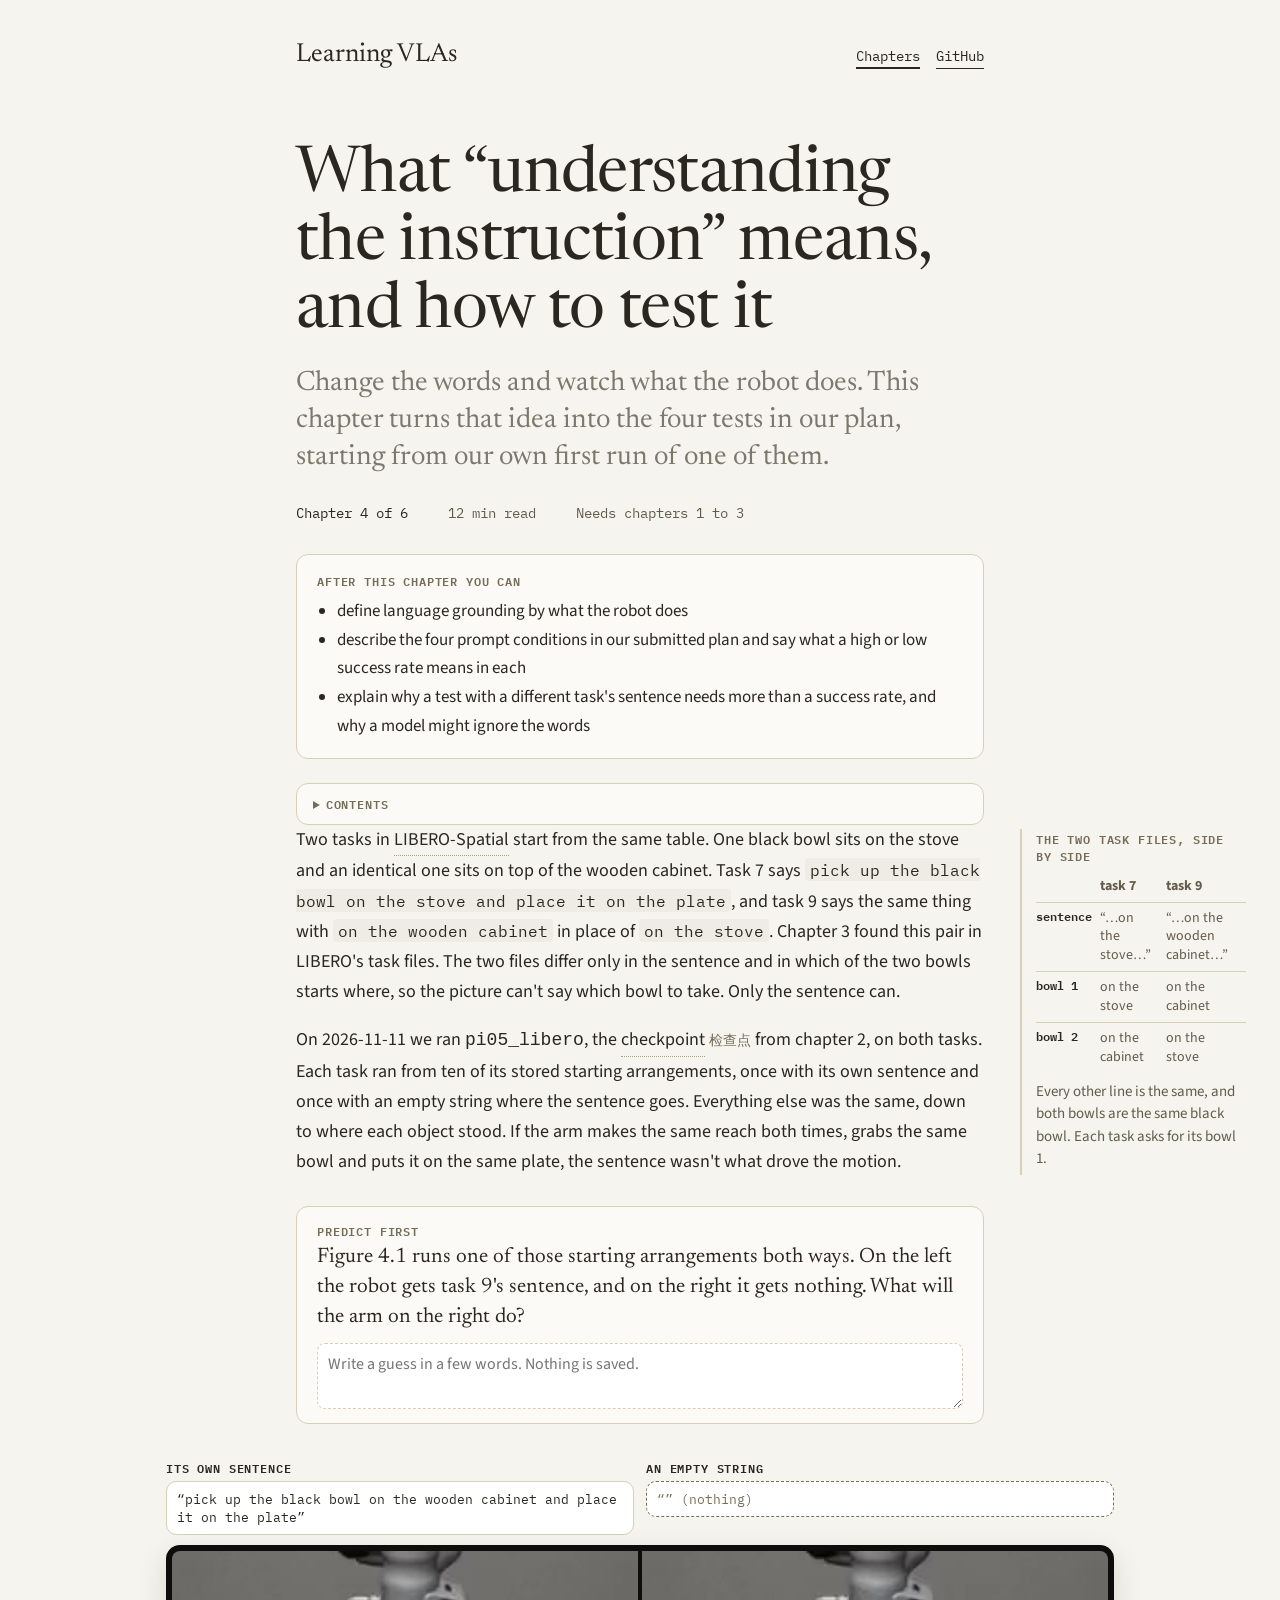
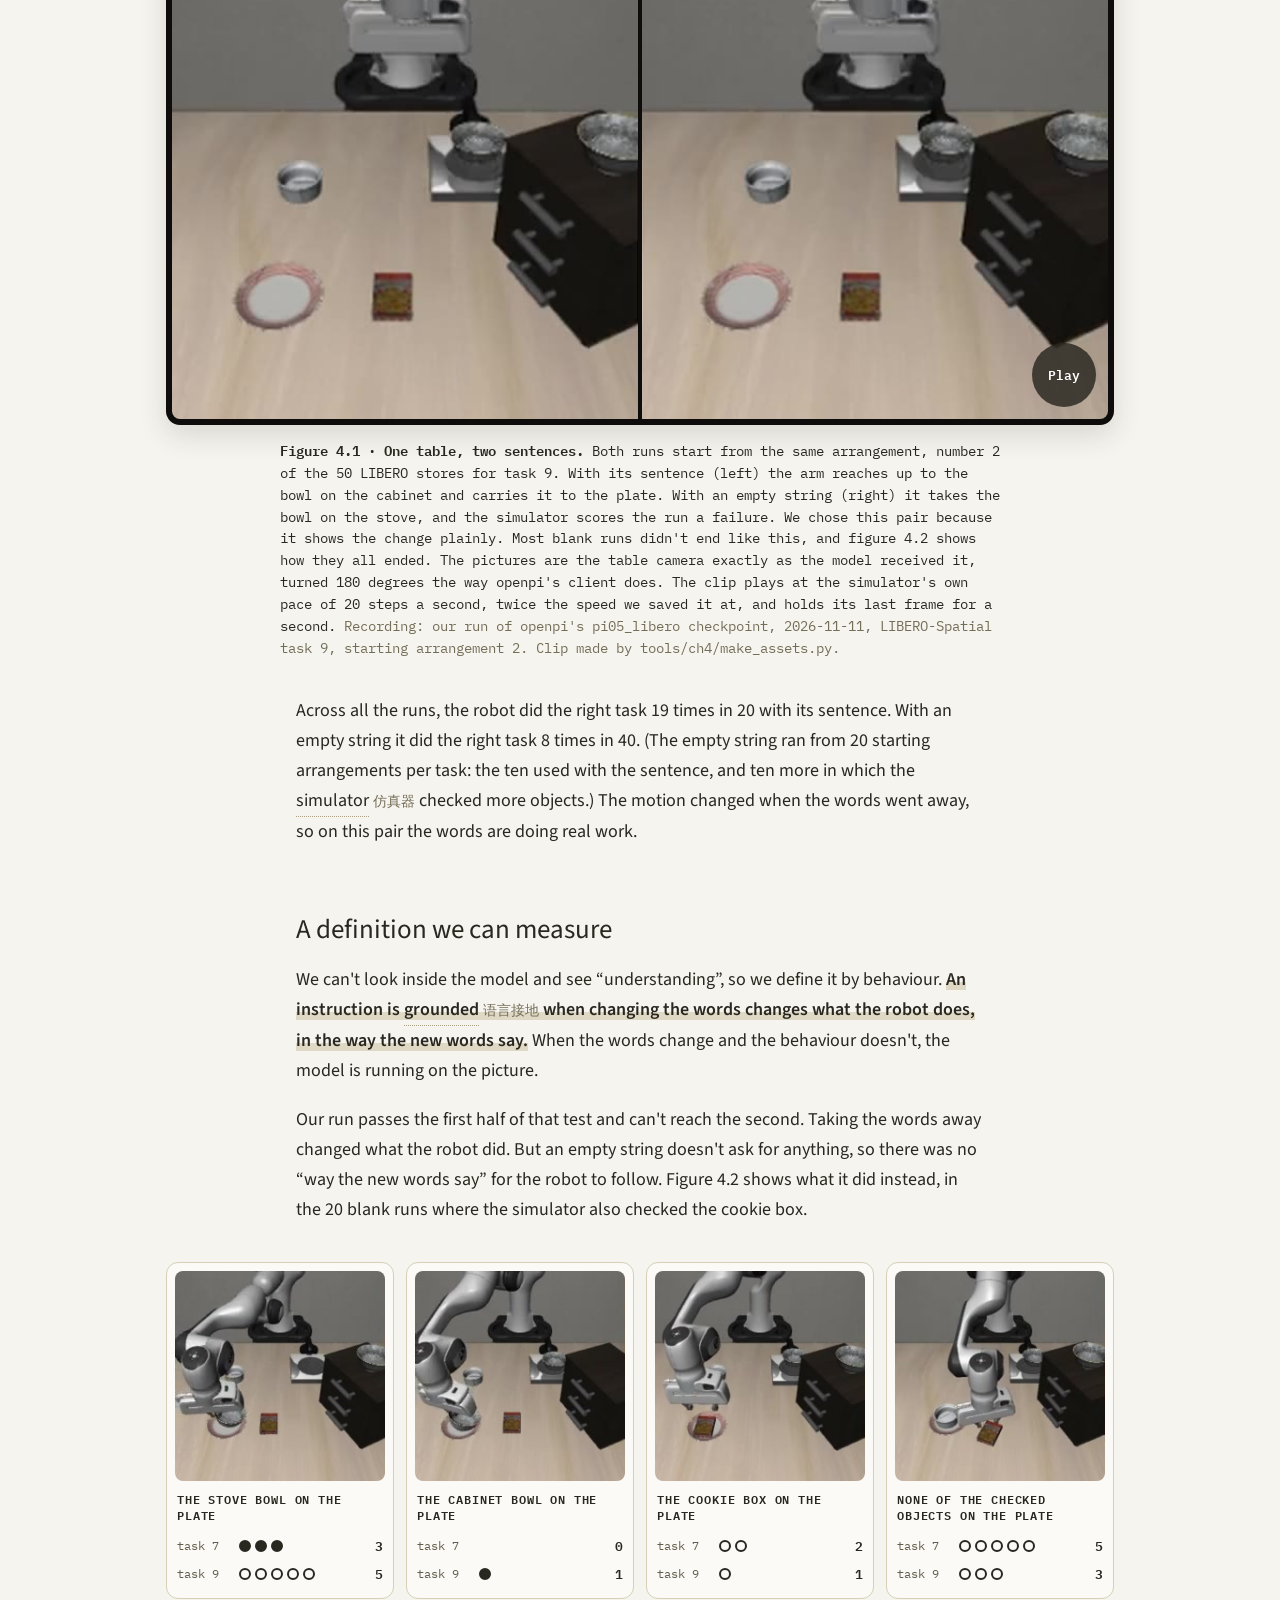
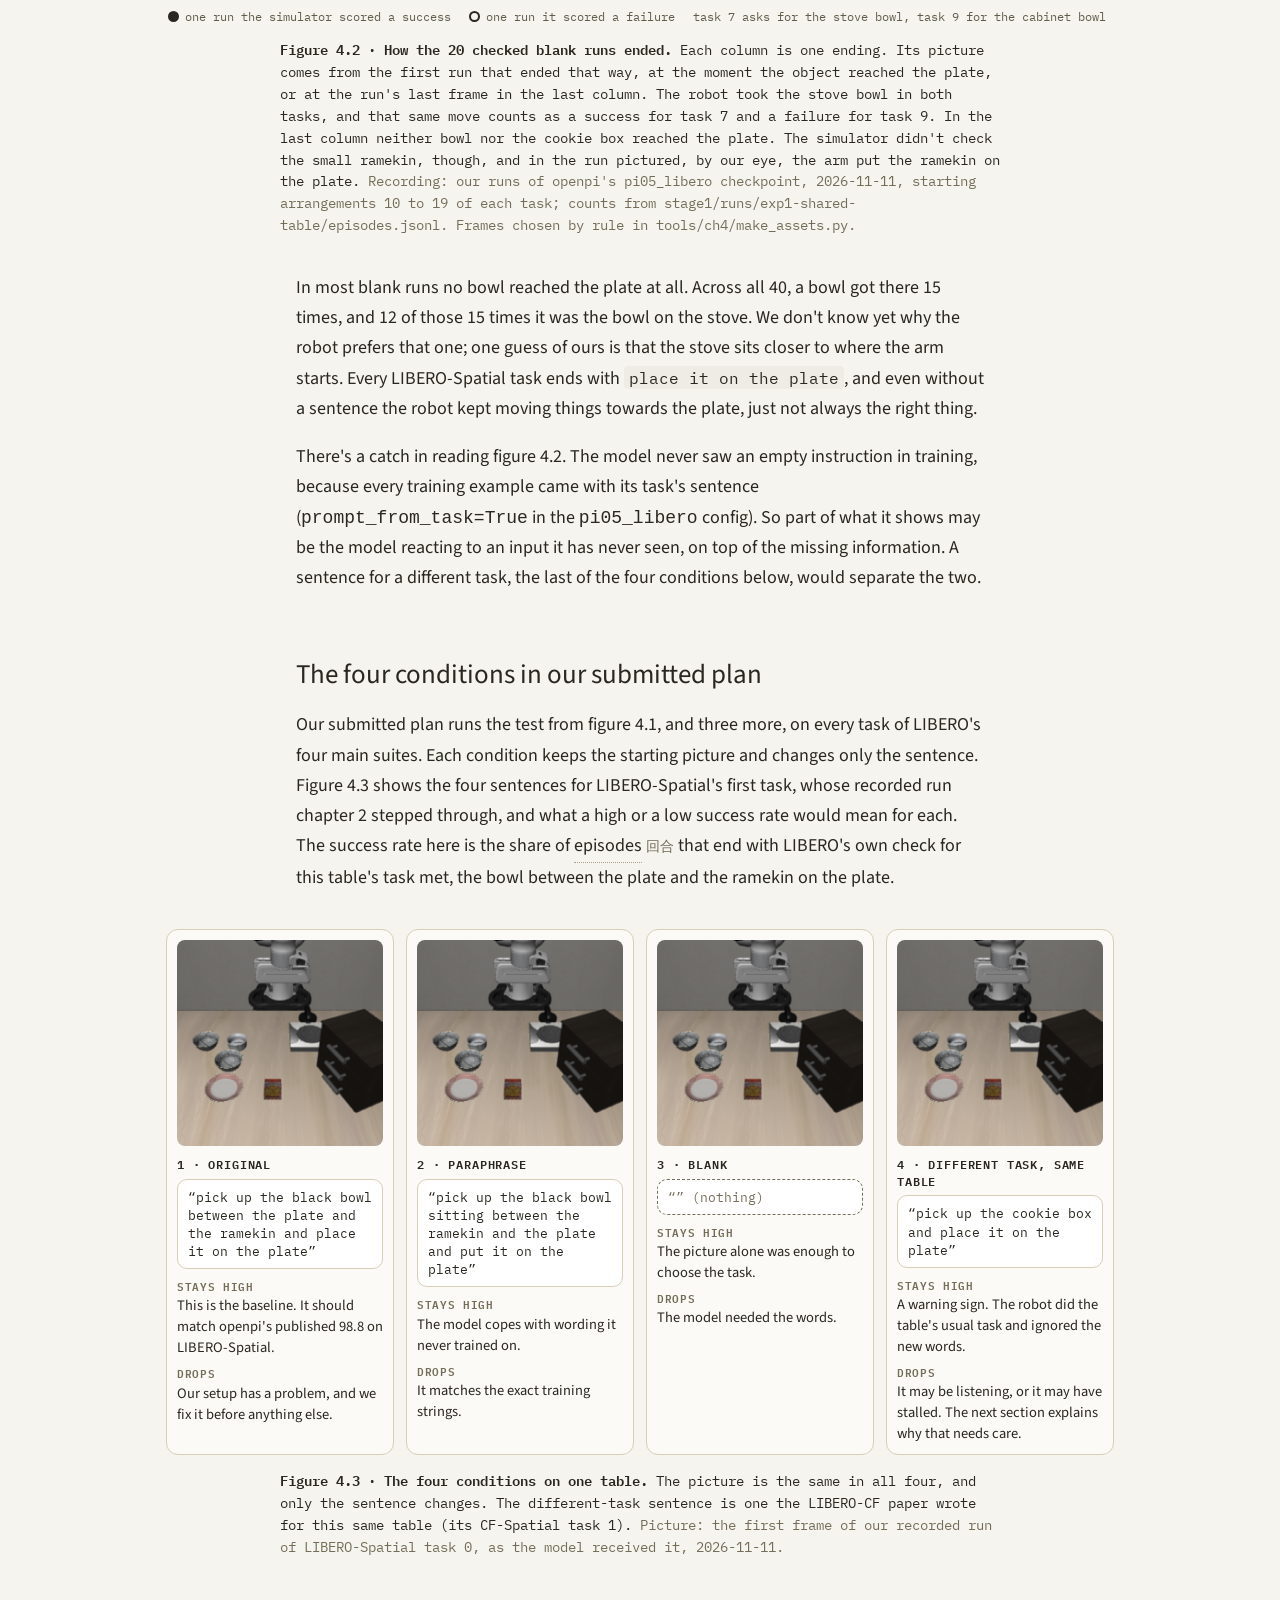
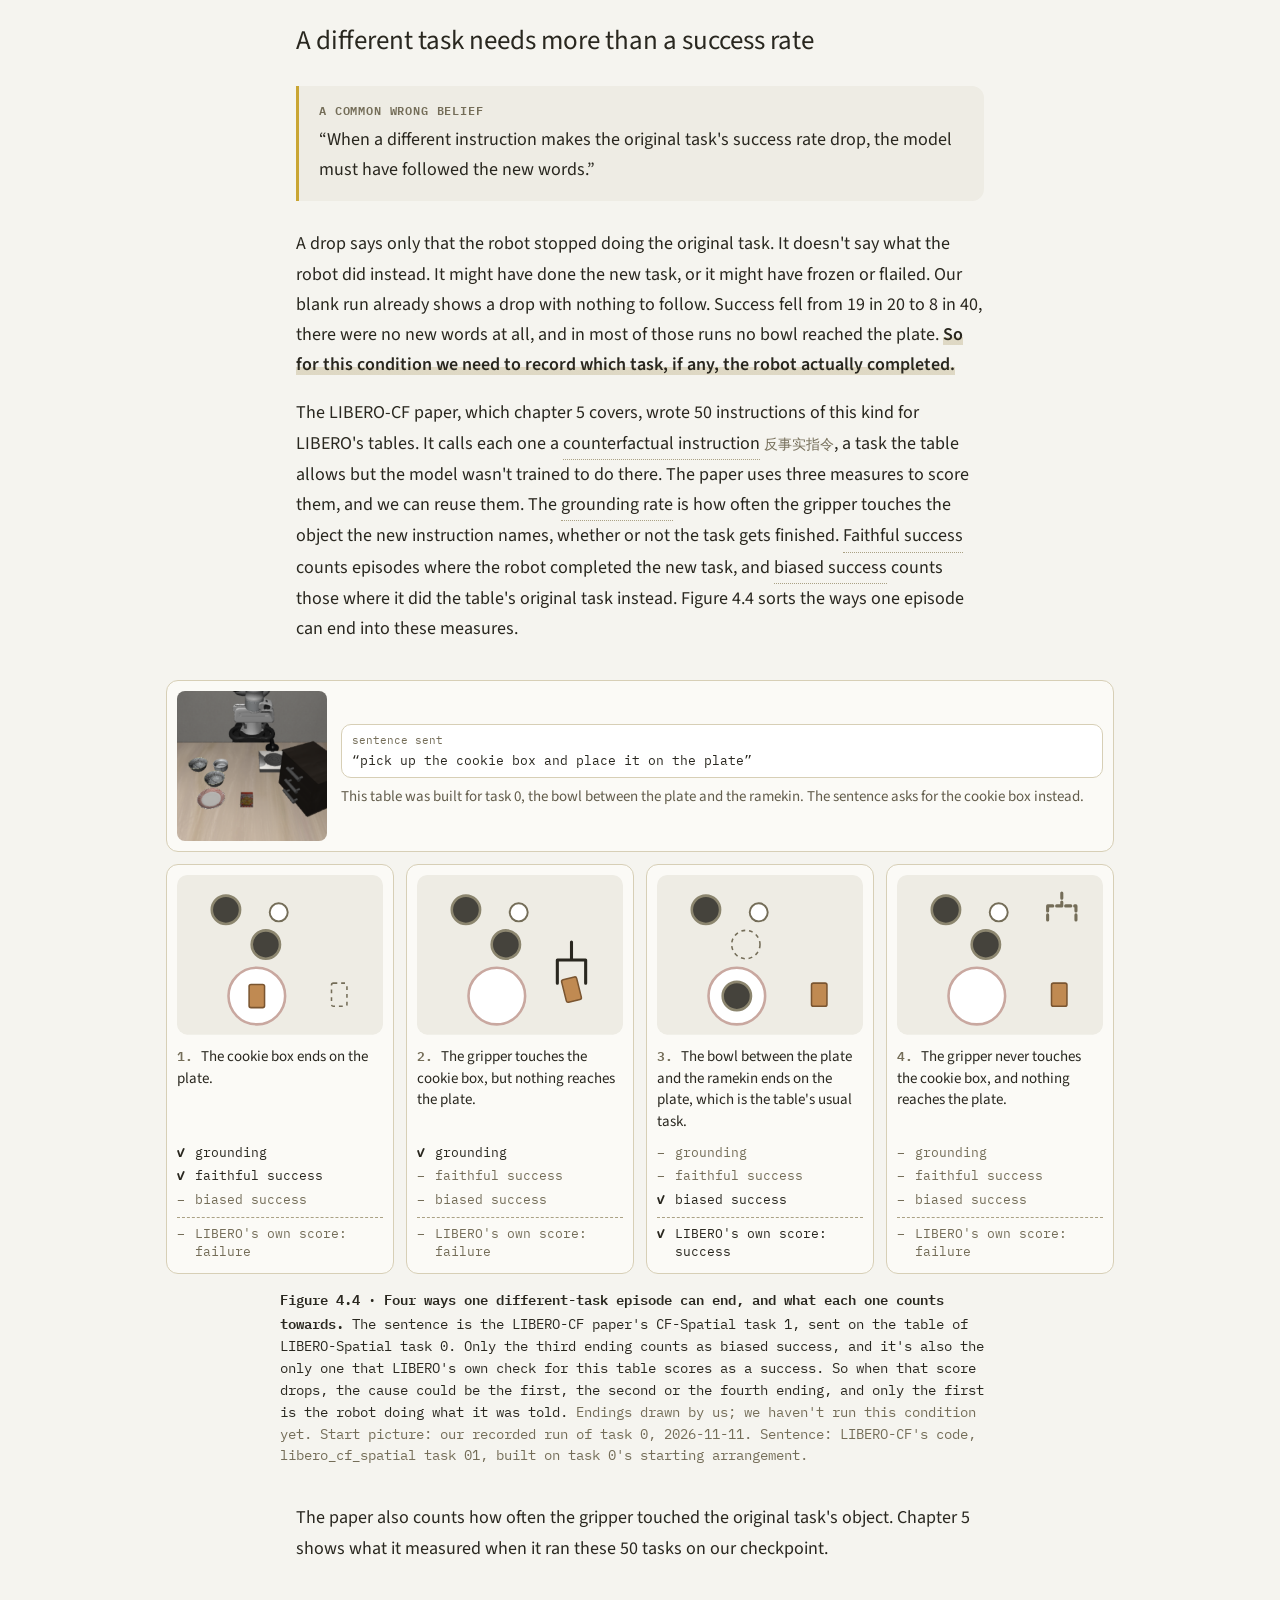
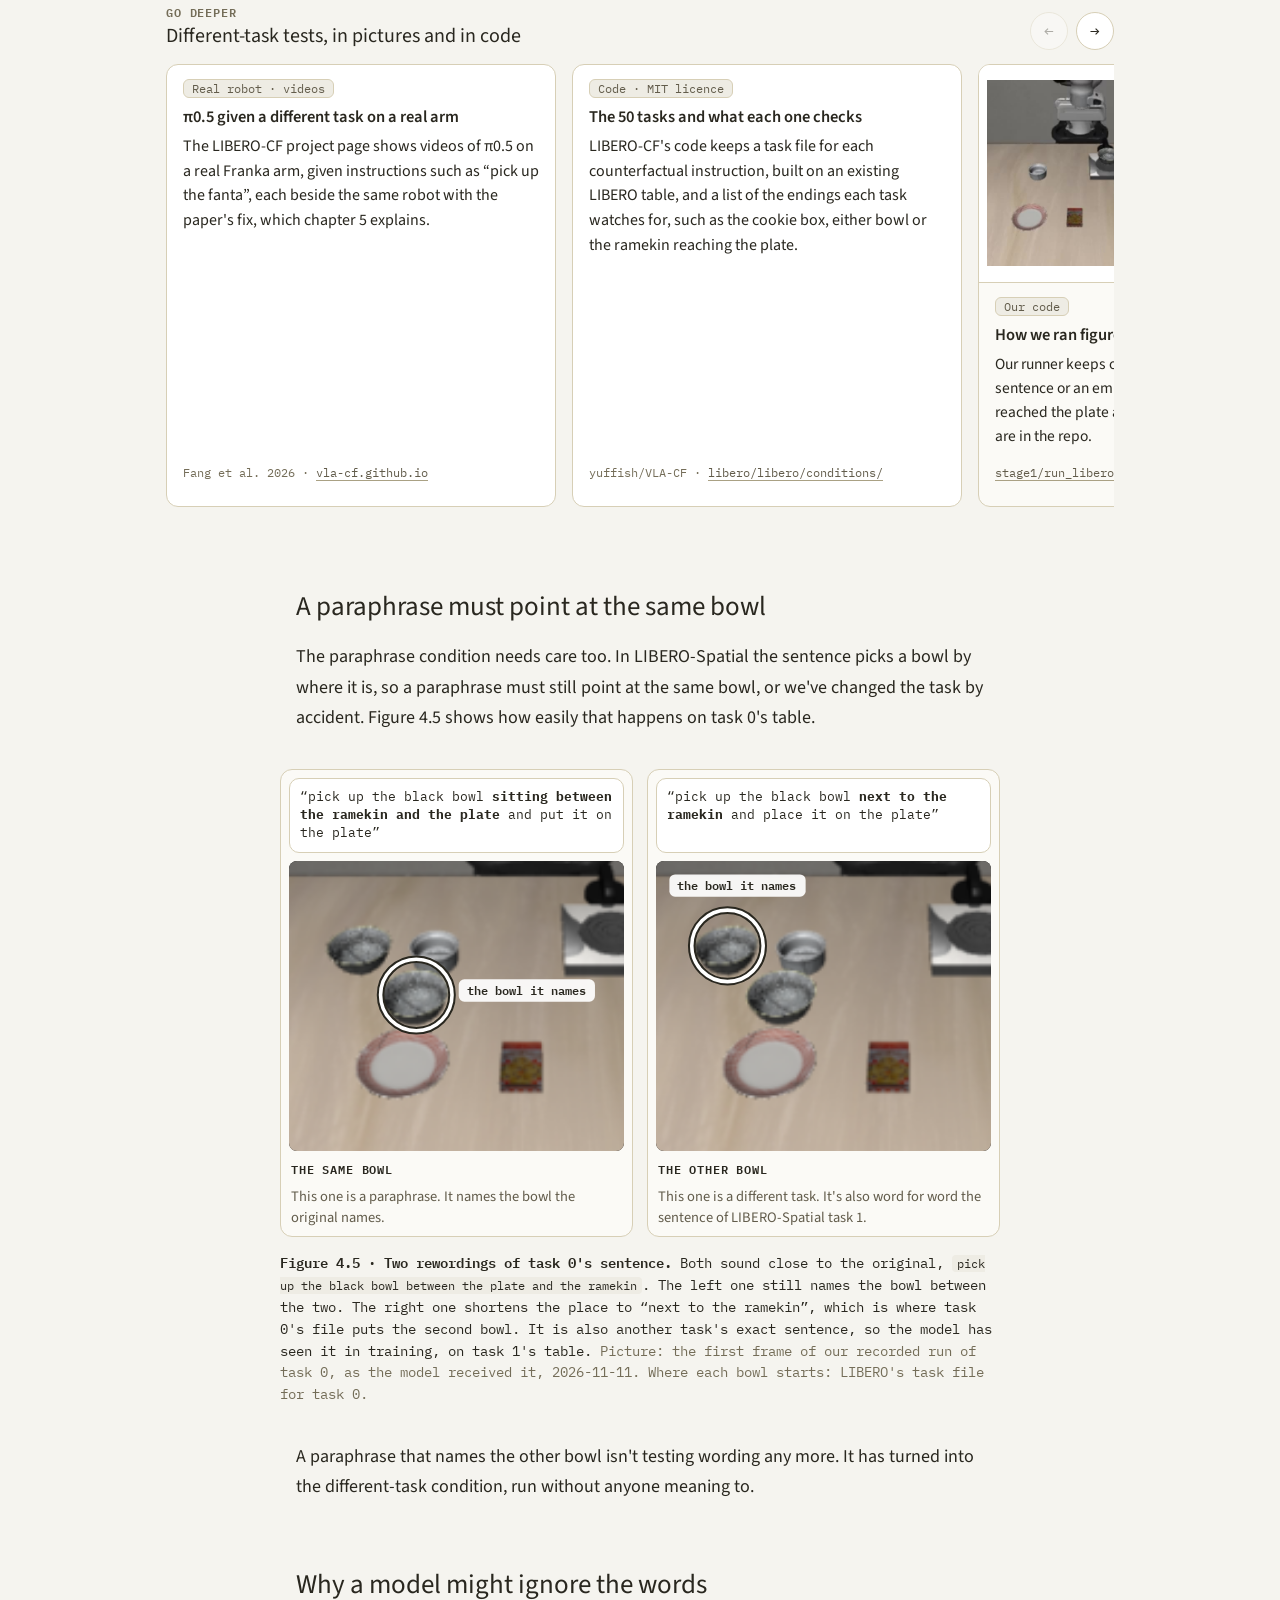
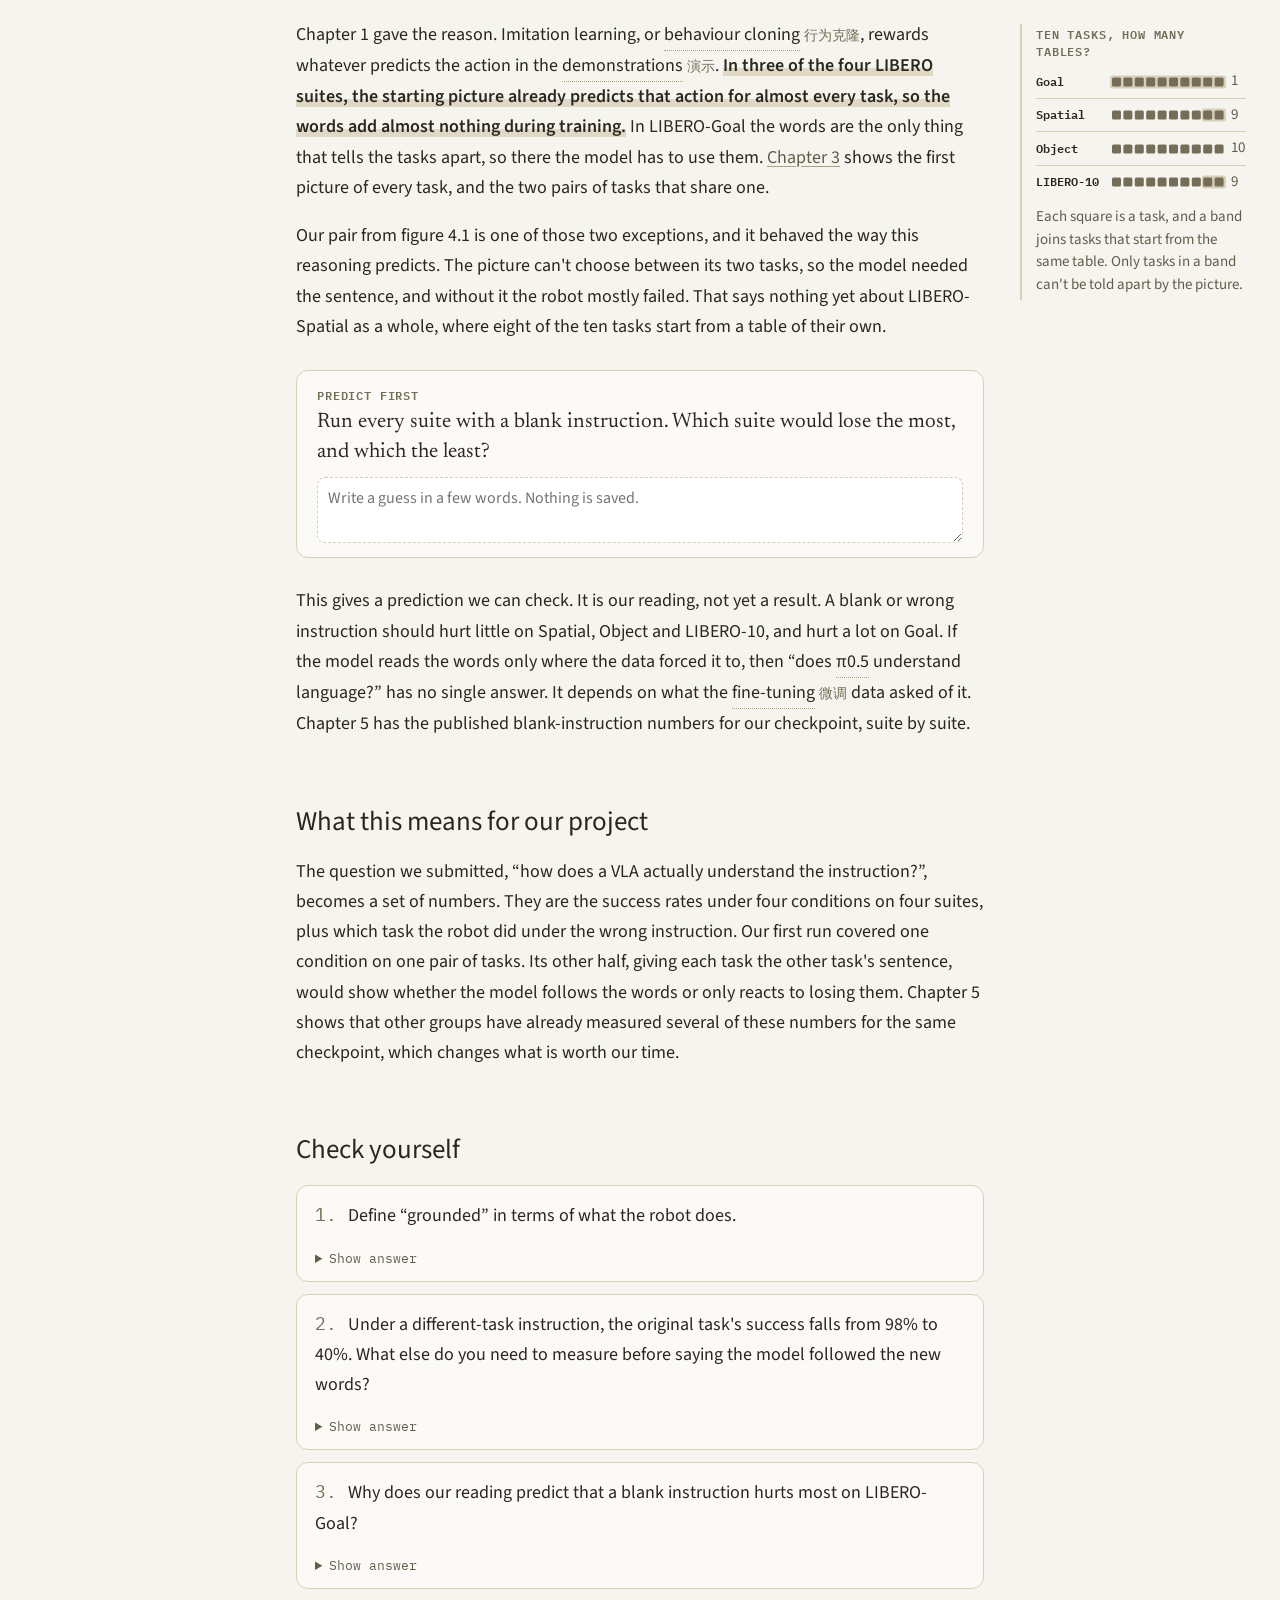
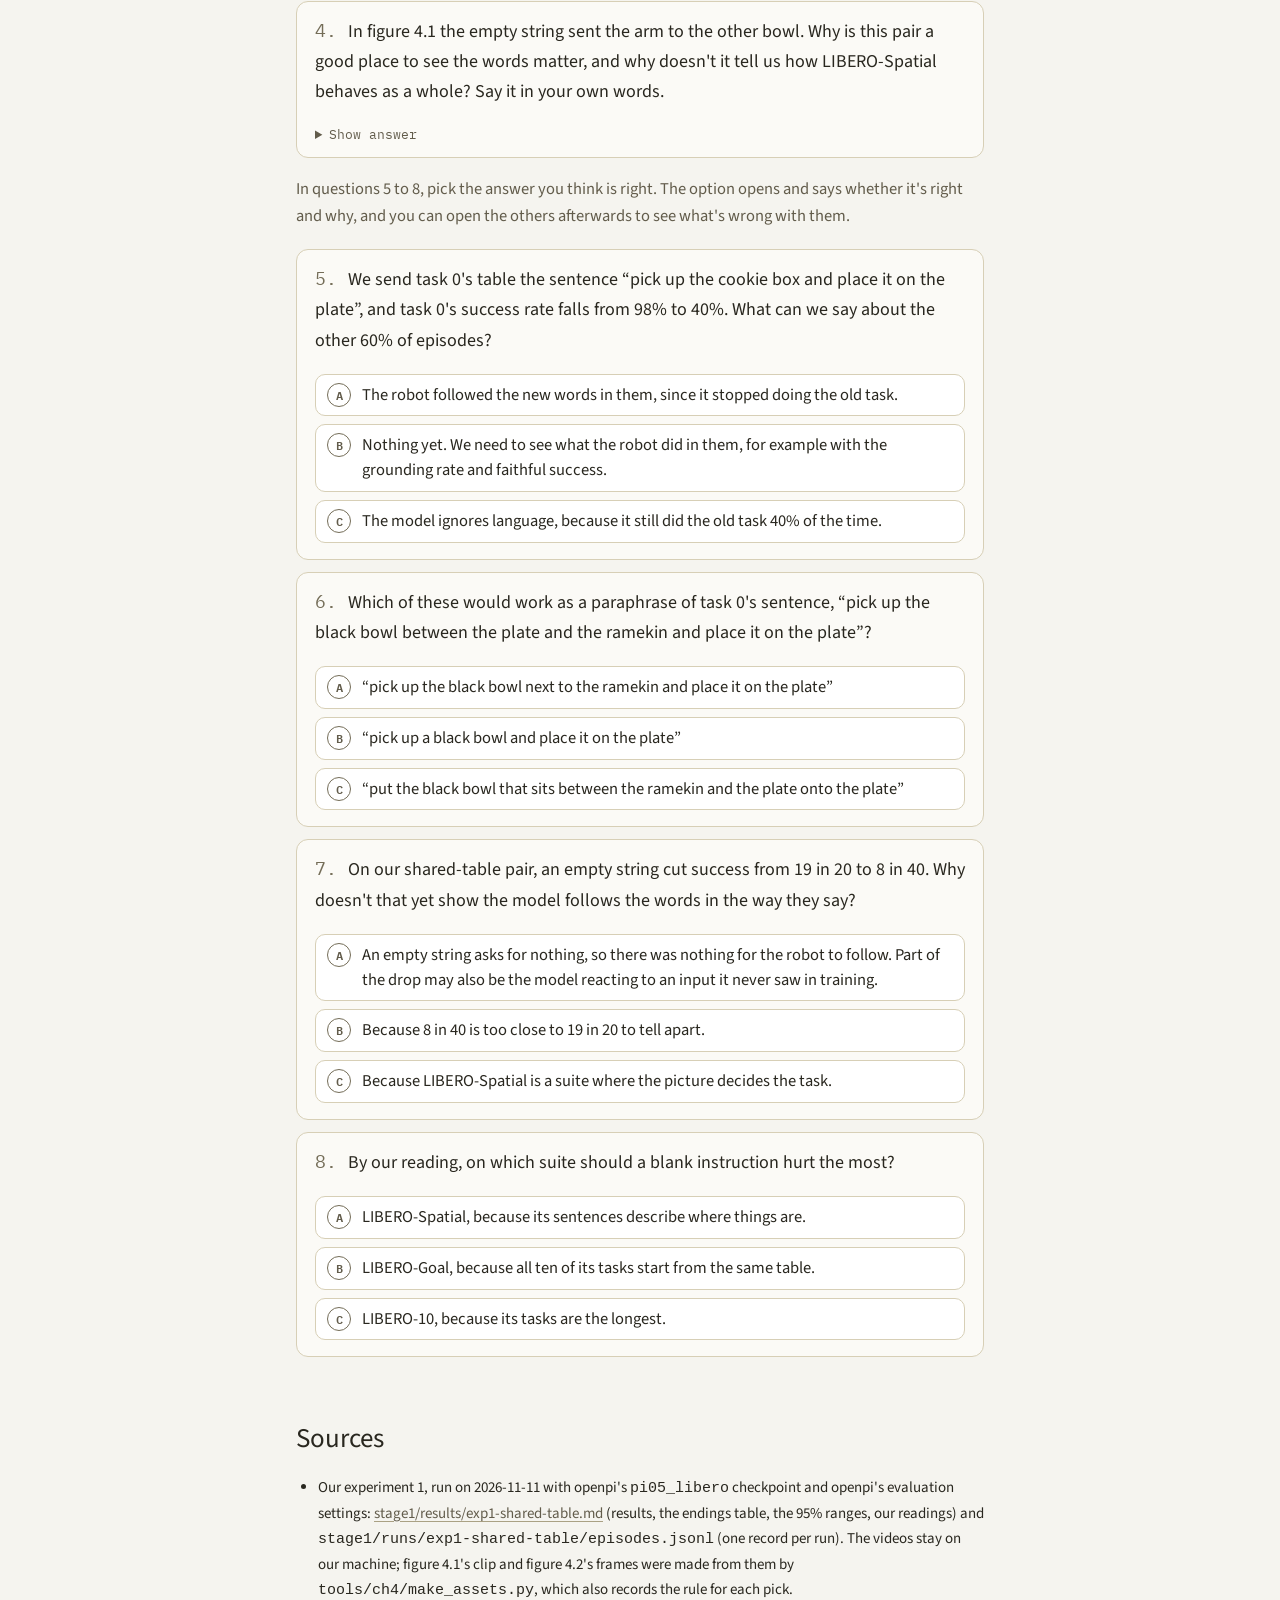
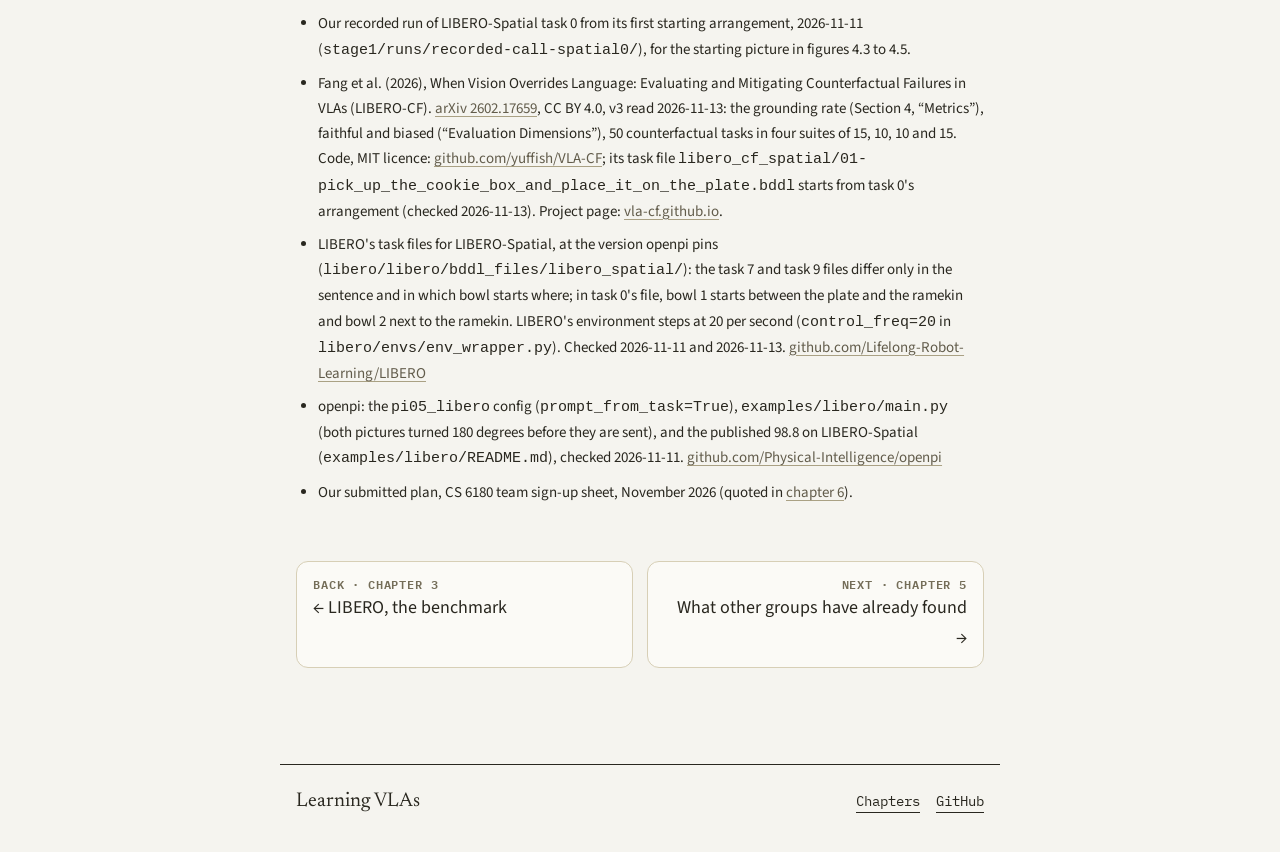
<file: docs/learn/04-the-grounding-question.html>
<!doctype html>
<html lang="en">
<head>
<meta charset="utf-8">
<meta name="viewport" content="width=device-width, initial-scale=1">
<title>Understanding the Instruction · Chapter 4</title>
<meta name="description" content="Chapter 4 of our learning path on vision-language-action models: what it means for a robot to follow the words, the four prompt tests in our plan, and our own first run of one of them.">
<link rel="preconnect" href="https://fonts.googleapis.com">
<link rel="preconnect" href="https://fonts.gstatic.com" crossorigin>
<link href="https://fonts.googleapis.com/css2?family=IBM+Plex+Mono:wght@400;500;600;700&family=Newsreader:opsz,wght@6..72,400&family=Source+Sans+3:wght@400;600&display=swap" rel="stylesheet">
<link rel="stylesheet" href="../assets/css/site.css">
<link rel="stylesheet" href="../assets/css/ch4.css">
</head>
<body>
<div class="progress" aria-hidden="true"></div>

<header class="site-head">
  <a class="brand" href="../index.html">Learning VLAs</a>
  <nav class="nav" aria-label="Site">
    <a href="../index.html" aria-current="page">Chapters</a>
    <a href="https://github.com/blueif16/vla_final">GitHub</a>
  </nav>
</header>

<nav class="toc" aria-label="On this page">
  <div class="label">Chapter 4</div>
  <a href="#define">A definition we can measure</a>
  <a href="#conditions">The four conditions</a>
  <a href="#different">A different task</a>
  <a href="#paraphrase">A paraphrase</a>
  <a href="#why">Why the words might not matter</a>
  <a href="#for-us">What this means for us</a>
  <a href="#check">Check yourself</a>
  <a href="#sources">Sources</a>
</nav>

<header class="doc-head">
  <h1>What “understanding the instruction” means, and how to test it</h1>
  <p class="subtitle">Change the words and watch what the robot does. This chapter turns that idea into the four tests in our plan, starting from our own first run of one of them.</p>
  <div class="meta"><span>Chapter 4 of 6</span><span>12 min read</span><span>Needs chapters 1 to 3</span></div>
  <div class="outcomes">
    <div class="label">After this chapter you can</div>
    <ul>
      <li>define language grounding by what the robot does</li>
      <li>describe the four prompt conditions in our submitted plan and say what a high or low success rate means in each</li>
      <li>explain why a test with a different task's sentence needs more than a success rate, and why a model might ignore the words</li>
    </ul>
  </div>
  <details class="contents">
    <summary>Contents</summary>
    <ol>
      <li><a href="#define">A definition we can measure</a></li>
      <li><a href="#conditions">The four conditions in our submitted plan</a></li>
      <li><a href="#different">A different task needs more than a success rate</a></li>
      <li><a href="#paraphrase">A paraphrase must point at the same bowl</a></li>
      <li><a href="#why">Why a model might ignore the words</a></li>
      <li><a href="#for-us">What this means for our project</a></li>
      <li><a href="#check">Check yourself</a></li>
    </ol>
  </details>
</header>

<main>
<div class="prose">
  <div class="has-side">
  <p>Two tasks in <button class="term" data-term="libero">LIBERO-Spatial</button> start from the same table. One black bowl sits on the stove and an identical one sits on top of the wooden cabinet. Task 7 says <span class="q">pick up the black bowl on the stove and place it on the plate</span>, and task 9 says the same thing with <span class="q">on the wooden cabinet</span> in place of <span class="q">on the stove</span>. Chapter 3 found this pair in LIBERO's task files. The two files differ only in the sentence and in which of the two bowls starts where, so the picture can't say which bowl to take. Only the sentence can.</p>
  <p>On 2026-11-11 we ran <code>pi05_libero</code>, the <button class="term" data-term="checkpoint">checkpoint</button> from chapter 2, on both tasks. Each task ran from ten of its stored starting arrangements, once with its own sentence and once with an empty string where the sentence goes. Everything else was the same, down to where each object stood. If the arm makes the same reach both times, grabs the same bowl and puts it on the same plate, the sentence wasn't what drove the motion.</p>
  <aside class="side" aria-label="Side note: how the two task files differ">
    <div class="label">The two task files, side by side</div>
    <table class="side-tbl files">
      <tr><th></th><td><b>task 7</b></td><td><b>task 9</b></td></tr>
      <tr><th>sentence</th><td>“…on the stove…”</td><td>“…on the wooden cabinet…”</td></tr>
      <tr><th>bowl 1</th><td>on the stove</td><td>on the cabinet</td></tr>
      <tr><th>bowl 2</th><td>on the cabinet</td><td>on the stove</td></tr>
    </table>
    <p>Every other line is the same, and both bowls are the same black bowl. Each task asks for its bowl 1.</p>
  </aside>
  </div>

  <div class="predict">
    <div class="label">Predict first</div>
    <p>Figure 4.1 runs one of those starting arrangements both ways. On the left the robot gets task 9's sentence, and on the right it gets nothing. What will the arm on the right do?</p>
    <textarea aria-label="Your guess" placeholder="Write a guess in a few words. Nothing is saved."></textarea>
  </div>
</div>

<figure class="fig pair">
  <div class="pair-head">
    <div><div class="label">Its own sentence</div><div class="say">“pick up the black bowl on the wooden cabinet and place it on the plate”</div></div>
    <div><div class="label">An empty string</div><div class="say empty">“” (nothing)</div></div>
  </div>
  <div class="frame clip"><video data-play="tap" controls poster="../assets/video/ch4-same-start.jpg" src="../assets/video/ch4-same-start.mp4" preload="none" muted playsinline width="896" height="448" aria-label="Two runs of the robot from the same starting table, side by side. Left, with the sentence, the arm reaches up to the bowl on top of the cabinet and carries it to the plate. Right, with an empty string, the arm takes the bowl from the stove and carries it to the plate."></video></div>
  <noscript><p class="caption"><a href="../assets/video/ch4-same-start.mp4">Open the clip</a> (MP4, 7 seconds).</p></noscript>
  <figcaption><b>Figure 4.1 · One table, two sentences.</b> Both runs start from the same arrangement, number 2 of the 50 LIBERO stores for task 9. With its sentence (left) the arm reaches up to the bowl on the cabinet and carries it to the plate. With an empty string (right) it takes the bowl on the stove, and the simulator scores the run a failure. We chose this pair because it shows the change plainly. Most blank runs didn't end like this, and figure 4.2 shows how they all ended. The pictures are the table camera exactly as the model received it, turned 180 degrees the way openpi's client does. The clip plays at the simulator's own pace of 20 steps a second, twice the speed we saved it at, and holds its last frame for a second. <span class="credit">Recording: our run of openpi's pi05_libero checkpoint, 2026-11-11, LIBERO-Spatial task 9, starting arrangement 2. Clip made by tools/ch4/make_assets.py.</span></figcaption>
</figure>

<div class="prose">
  <p>Across all the runs, the robot did the right task 19 times in 20 with its sentence. With an empty string it did the right task 8 times in 40. (The empty string ran from 20 starting arrangements per task: the ten used with the sentence, and ten more in which the <button class="term" data-term="simulator">simulator</button> checked more objects.) The motion changed when the words went away, so on this pair the words are doing real work.</p>

  <h2 id="define">A definition we can measure</h2>
  <p>We can't look inside the model and see “understanding”, so we define it by behaviour. <strong class="key">An instruction is <button class="term" data-term="grounding">grounded</button> when changing the words changes what the robot does, in the way the new words say.</strong> When the words change and the behaviour doesn't, the model is running on the picture.</p>
  <p>Our run passes the first half of that test and can't reach the second. Taking the words away changed what the robot did. But an empty string doesn't ask for anything, so there was no “way the new words say” for the robot to follow. Figure 4.2 shows what it did instead, in the 20 blank runs where the simulator also checked the cookie box.</p>
</div>

<figure class="fig">
  <div class="endings">
    <div class="ending">
      <img src="../assets/img/ch4/ending-stove.jpg" alt="The arm has just set a black bowl on the plate. The stove is empty and the other bowl still sits on top of the cabinet." width="224" height="224" loading="lazy">
      <div class="label">The stove bowl on the plate</div>
      <div class="tally"><span>task 7</span><span class="dots"><i class="win" title="task 7, arrangement 12: success"></i><i class="win" title="task 7, arrangement 14: success"></i><i class="win" title="task 7, arrangement 19: success"></i></span><b>3</b></div>
      <div class="tally"><span>task 9</span><span class="dots"><i title="task 9, arrangement 10: failure"></i><i title="task 9, arrangement 15: failure"></i><i title="task 9, arrangement 16: failure"></i><i title="task 9, arrangement 18: failure"></i><i title="task 9, arrangement 19: failure"></i></span><b>5</b></div>
    </div>
    <div class="ending">
      <img src="../assets/img/ch4/ending-cabinet.jpg" alt="The arm sets a black bowl on the plate. The bowl on the stove is still there and the top of the cabinet is empty." width="224" height="224" loading="lazy">
      <div class="label">The cabinet bowl on the plate</div>
      <div class="tally"><span>task 7</span><span class="dots"></span><b>0</b></div>
      <div class="tally"><span>task 9</span><span class="dots"><i class="win" title="task 9, arrangement 17: success"></i></span><b>1</b></div>
    </div>
    <div class="ending">
      <img src="../assets/img/ch4/ending-cookie.jpg" alt="The gripper hovers over the plate, where the cookie box now lies. Both bowls are still in their places." width="224" height="224" loading="lazy">
      <div class="label">The cookie box on the plate</div>
      <div class="tally"><span>task 7</span><span class="dots"><i title="task 7, arrangement 15: failure"></i><i title="task 7, arrangement 18: failure"></i></span><b>2</b></div>
      <div class="tally"><span>task 9</span><span class="dots"><i title="task 9, arrangement 13: failure"></i></span><b>1</b></div>
    </div>
    <div class="ending">
      <img src="../assets/img/ch4/ending-none.jpg" alt="At the end of the run the arm is low over the plate's edge. The small ramekin sits on the plate and the cookie box has been knocked over. Both bowls are still in their places." width="224" height="224" loading="lazy">
      <div class="label">None of the checked objects on the plate</div>
      <div class="tally"><span>task 7</span><span class="dots"><i title="task 7, arrangement 10: failure"></i><i title="task 7, arrangement 11: failure"></i><i title="task 7, arrangement 13: failure"></i><i title="task 7, arrangement 16: failure"></i><i title="task 7, arrangement 17: failure"></i></span><b>5</b></div>
      <div class="tally"><span>task 9</span><span class="dots"><i title="task 9, arrangement 11: failure"></i><i title="task 9, arrangement 12: failure"></i><i title="task 9, arrangement 14: failure"></i></span><b>3</b></div>
    </div>
  </div>
  <div class="tally-key"><span><i class="win"></i>one run the simulator scored a success</span><span><i></i>one run it scored a failure</span><span>task 7 asks for the stove bowl, task 9 for the cabinet bowl</span></div>
  <figcaption><b>Figure 4.2 · How the 20 checked blank runs ended.</b> Each column is one ending. Its picture comes from the first run that ended that way, at the moment the object reached the plate, or at the run's last frame in the last column. The robot took the stove bowl in both tasks, and that same move counts as a success for task 7 and a failure for task 9. In the last column neither bowl nor the cookie box reached the plate. The simulator didn't check the small ramekin, though, and in the run pictured, by our eye, the arm put the ramekin on the plate. <span class="credit">Recording: our runs of openpi's pi05_libero checkpoint, 2026-11-11, starting arrangements 10 to 19 of each task; counts from stage1/runs/exp1-shared-table/episodes.jsonl. Frames chosen by rule in tools/ch4/make_assets.py.</span></figcaption>
</figure>

<div class="prose">
  <p>In most blank runs no bowl reached the plate at all. Across all 40, a bowl got there 15 times, and 12 of those 15 times it was the bowl on the stove. We don't know yet why the robot prefers that one; one guess of ours is that the stove sits closer to where the arm starts. Every LIBERO-Spatial task ends with <span class="q">place it on the plate</span>, and even without a sentence the robot kept moving things towards the plate, just not always the right thing.</p>
  <p>There's a catch in reading figure 4.2. The model never saw an empty instruction in training, because every training example came with its task's sentence (<code>prompt_from_task=True</code> in the <code>pi05_libero</code> config). So part of what it shows may be the model reacting to an input it has never seen, on top of the missing information. A sentence for a different task, the last of the four conditions below, would separate the two.</p>

  <h2 id="conditions">The four conditions in our submitted plan</h2>
  <p>Our submitted plan runs the test from figure 4.1, and three more, on every task of LIBERO's four main suites. Each condition keeps the starting picture and changes only the sentence. Figure 4.3 shows the four sentences for LIBERO-Spatial's first task, whose recorded run chapter 2 stepped through, and what a high or a low success rate would mean for each. The success rate here is the share of <button class="term" data-term="episode">episodes</button> that end with LIBERO's own check for this table's task met, the bowl between the plate and the ramekin on the plate.</p>
</div>

<figure class="fig">
  <div class="conds">
    <div class="cond">
      <img src="../assets/img/ch4/spatial-t0-start.png" alt="The starting table of LIBERO-Spatial task 0: two black bowls and a small ramekin at the left, a plate below them, a cookie box, and the stove and cabinet at the right." width="224" height="224" loading="lazy">
      <div><div class="label">1 · Original</div><div class="say">“pick up the black bowl between the plate and the ramekin and place it on the plate”</div></div>
      <dl><dt>Stays high</dt><dd>This is the baseline. It should match openpi's published 98.8 on LIBERO-Spatial.</dd><dt>Drops</dt><dd>Our setup has a problem, and we fix it before anything else.</dd></dl>
    </div>
    <div class="cond">
      <img src="../assets/img/ch4/spatial-t0-start.png" alt="The same starting table." width="224" height="224" loading="lazy">
      <div><div class="label">2 · Paraphrase</div><div class="say">“pick up the black bowl sitting between the ramekin and the plate and put it on the plate”</div></div>
      <dl><dt>Stays high</dt><dd>The model copes with wording it never trained on.</dd><dt>Drops</dt><dd>It matches the exact training strings.</dd></dl>
    </div>
    <div class="cond">
      <img src="../assets/img/ch4/spatial-t0-start.png" alt="The same starting table." width="224" height="224" loading="lazy">
      <div><div class="label">3 · Blank</div><div class="say empty">“” (nothing)</div></div>
      <dl><dt>Stays high</dt><dd>The picture alone was enough to choose the task.</dd><dt>Drops</dt><dd>The model needed the words.</dd></dl>
    </div>
    <div class="cond">
      <img src="../assets/img/ch4/spatial-t0-start.png" alt="The same starting table." width="224" height="224" loading="lazy">
      <div><div class="label">4 · Different task, same table</div><div class="say">“pick up the cookie box and place it on the plate”</div></div>
      <dl><dt>Stays high</dt><dd>A warning sign. The robot did the table's usual task and ignored the new words.</dd><dt>Drops</dt><dd>It may be listening, or it may have stalled. The next section explains why that needs care.</dd></dl>
    </div>
  </div>
  <figcaption><b>Figure 4.3 · The four conditions on one table.</b> The picture is the same in all four, and only the sentence changes. The different-task sentence is one the LIBERO-CF paper wrote for this same table (its CF-Spatial task 1). <span class="credit">Picture: the first frame of our recorded run of LIBERO-Spatial task 0, as the model received it, 2026-11-11.</span></figcaption>
</figure>

<div class="prose">
  <h2 id="different">A different task needs more than a success rate</h2>
  <div class="note">
    <div class="label">A common wrong belief</div>
    <p>“When a different instruction makes the original task's success rate drop, the model must have followed the new words.”</p>
  </div>
  <p>A drop says only that the robot stopped doing the original task. It doesn't say what the robot did instead. It might have done the new task, or it might have frozen or flailed. Our blank run already shows a drop with nothing to follow. Success fell from 19 in 20 to 8 in 40, there were no new words at all, and in most of those runs no bowl reached the plate. <strong class="key">So for this condition we need to record which task, if any, the robot actually completed.</strong></p>
  <p>The LIBERO-CF paper, which chapter 5 covers, wrote 50 instructions of this kind for LIBERO's tables. It calls each one a <button class="term" data-term="counterfactual-instruction">counterfactual instruction</button>, a task the table allows but the model wasn't trained to do there. The paper uses three measures to score them, and we can reuse them. The <button class="term" data-term="grounding-rate">grounding rate</button> is how often the gripper touches the object the new instruction names, whether or not the task gets finished. <button class="term" data-term="faithful-success">Faithful success</button> counts episodes where the robot completed the new task, and <button class="term" data-term="biased-success">biased success</button> counts those where it did the table's original task instead. Figure 4.4 sorts the ways one episode can end into these measures.</p>
</div>

<figure class="fig">
  <div class="score-in">
    <img src="../assets/img/ch4/spatial-t0-start.png" alt="The starting table of LIBERO-Spatial task 0." width="224" height="224" loading="lazy">
    <div>
      <div class="say"><small>sentence sent</small>“pick up the cookie box and place it on the plate”</div>
      <p>This table was built for task 0, the bowl between the plate and the ramekin. The sentence asks for the cookie box instead.</p>
    </div>
  </div>
  <ol class="score-ends">
    <li>
      <svg class="mini" viewBox="0 0 160 124" role="img" aria-label="Drawing: the cookie box lies on the plate; both bowls and the ramekin are where they started."><rect class="tbl" width="160" height="124" rx="8"/><circle class="bowl" cx="38" cy="27" r="11"/><circle class="ram" cx="79" cy="29" r="7"/><circle class="bowl" cx="69" cy="54" r="11"/><circle class="plate" cx="62" cy="94" r="22"/><rect class="was" x="120" y="84" width="12" height="18" rx="1.5"/><rect class="box" x="56" y="85" width="12" height="18" rx="1.5"/></svg>
      <p class="what">The cookie box ends on the plate.</p>
      <ul class="marks"><li class="y">grounding</li><li class="y">faithful success</li><li class="n">biased success</li><li class="n own">LIBERO's own score: failure</li></ul>
    </li>
    <li>
      <svg class="mini" viewBox="0 0 160 124" role="img" aria-label="Drawing: the gripper has closed on the cookie box beside the plate; the plate is empty."><rect class="tbl" width="160" height="124" rx="8"/><circle class="bowl" cx="38" cy="27" r="11"/><circle class="ram" cx="79" cy="29" r="7"/><circle class="bowl" cx="69" cy="54" r="11"/><circle class="plate" cx="62" cy="94" r="22"/><rect class="box" x="114" y="80" width="12" height="18" rx="1.5" transform="rotate(-14 120 89)"/><path class="grip" d="M120 52v14M109 66h22M109 66v18M131 66v18"/></svg>
      <p class="what">The gripper touches the cookie box, but nothing reaches the plate.</p>
      <ul class="marks"><li class="y">grounding</li><li class="n">faithful success</li><li class="n">biased success</li><li class="n own">LIBERO's own score: failure</li></ul>
    </li>
    <li>
      <svg class="mini" viewBox="0 0 160 124" role="img" aria-label="Drawing: the bowl that sat between the plate and the ramekin is now on the plate; the cookie box hasn't moved."><rect class="tbl" width="160" height="124" rx="8"/><circle class="bowl" cx="38" cy="27" r="11"/><circle class="ram" cx="79" cy="29" r="7"/><circle class="was" cx="69" cy="54" r="11"/><circle class="plate" cx="62" cy="94" r="22"/><circle class="bowl" cx="62" cy="94" r="11"/><rect class="box" x="120" y="84" width="12" height="18" rx="1.5"/></svg>
      <p class="what">The bowl between the plate and the ramekin ends on the plate, which is the table's usual task.</p>
      <ul class="marks"><li class="n">grounding</li><li class="n">faithful success</li><li class="y">biased success</li><li class="y own">LIBERO's own score: success</li></ul>
    </li>
    <li>
      <svg class="mini" viewBox="0 0 160 124" role="img" aria-label="Drawing: nothing has moved; the gripper hangs over the table away from every object."><rect class="tbl" width="160" height="124" rx="8"/><circle class="bowl" cx="38" cy="27" r="11"/><circle class="ram" cx="79" cy="29" r="7"/><circle class="bowl" cx="69" cy="54" r="11"/><circle class="plate" cx="62" cy="94" r="22"/><rect class="box" x="120" y="84" width="12" height="18" rx="1.5"/><path class="grip away" d="M128 14v10M117 24h22M117 24v14M139 24v14"/></svg>
      <p class="what">The gripper never touches the cookie box, and nothing reaches the plate.</p>
      <ul class="marks"><li class="n">grounding</li><li class="n">faithful success</li><li class="n">biased success</li><li class="n own">LIBERO's own score: failure</li></ul>
    </li>
  </ol>
  <figcaption><b>Figure 4.4 · Four ways one different-task episode can end, and what each one counts towards.</b> The sentence is the LIBERO-CF paper's CF-Spatial task 1, sent on the table of LIBERO-Spatial task 0. Only the third ending counts as biased success, and it's also the only one that LIBERO's own check for this table scores as a success. So when that score drops, the cause could be the first, the second or the fourth ending, and only the first is the robot doing what it was told. <span class="credit">Endings drawn by us; we haven't run this condition yet. Start picture: our recorded run of task 0, 2026-11-11. Sentence: LIBERO-CF's code, libero_cf_spatial task 01, built on task 0's starting arrangement.</span></figcaption>
</figure>

<div class="prose">
  <p>The paper also counts how often the gripper touched the original task's object. Chapter 5 shows what it measured when it ran these 50 tasks on our checkpoint.</p>
</div>

<section class="rail" aria-label="Go deeper: different-task tests">
  <div class="rail-head">
    <div><div class="label">Go deeper</div><p class="rail-title">Different-task tests, in pictures and in code</p></div>
    <div class="rail-nav"><button class="rail-prev" type="button" aria-label="Previous card">←</button><button class="rail-next" type="button" aria-label="Next card">→</button></div>
  </div>
  <div class="rail-track">
    <article class="card text">
      <div class="body">
        <span class="tag">Real robot · videos</span>
        <h4>π0.5 given a different task on a real arm</h4>
        <p>The LIBERO-CF project page shows videos of π0.5 on a real Franka arm, given instructions such as “pick up the fanta”, each beside the same robot with the paper's fix, which chapter 5 explains.</p>
        <p class="src">Fang et al. 2026 · <a href="https://vla-cf.github.io/">vla-cf.github.io</a></p>
      </div>
    </article>
    <article class="card text">
      <div class="body">
        <span class="tag">Code · MIT licence</span>
        <h4>The 50 tasks and what each one checks</h4>
        <p>LIBERO-CF's code keeps a task file for each counterfactual instruction, built on an existing LIBERO table, and a list of the endings each task watches for, such as the cookie box, either bowl or the ramekin reaching the plate.</p>
        <p class="src">yuffish/VLA-CF · <a href="https://github.com/yuffish/VLA-CF/tree/main/libero/libero/conditions">libero/libero/conditions/</a></p>
      </div>
    </article>
    <article class="card">
      <div class="media pic"><img src="../assets/video/ch4-same-start.jpg" alt="The first frame of our two-run clip: the same starting table twice, side by side." loading="lazy"></div>
      <div class="body">
        <span class="tag">Our code</span>
        <h4>How we ran figure 4.1</h4>
        <p>Our runner keeps openpi's settings, swaps in any sentence or an empty one, and records which objects reached the plate and when. The records of all 60 runs are in the repo.</p>
        <p class="src"><a href="https://github.com/blueif16/vla_final/blob/main/stage1/run_libero.py">stage1/run_libero.py</a> · <a href="https://github.com/blueif16/vla_final/blob/main/stage1/results/exp1-shared-table.md">results</a></p>
      </div>
    </article>
  </div>
</section>

<div class="prose">
  <h2 id="paraphrase">A paraphrase must point at the same bowl</h2>
  <p>The paraphrase condition needs care too. In LIBERO-Spatial the sentence picks a bowl by where it is, so a paraphrase must still point at the same bowl, or we've changed the task by accident. Figure 4.5 shows how easily that happens on task 0's table.</p>
</div>

<figure class="fig narrow">
  <div class="duo para">
    <div>
      <div class="say">“pick up the black bowl <b>sitting between the ramekin and the plate</b> and put it on the plate”</div>
      <svg viewBox="0 0 150 130" role="img" aria-label="Task 0's table with the bowl between the plate and the ramekin ringed."><image href="../assets/img/ch4/spatial-t0-start.png" x="0" y="-70" width="224" height="224"/><circle class="ring-o" cx="57" cy="60" r="16"/><circle class="ring-i" cx="57" cy="60" r="16"/><rect class="tagbg" x="76" y="53" width="61" height="10" rx="2.5"/><text class="tag-t" x="79.5" y="59.8">the bowl it names</text></svg>
      <div class="label">The same bowl</div>
      <p class="why">This one is a paraphrase. It names the bowl the original names.</p>
    </div>
    <div>
      <div class="say">“pick up the black bowl <b>next to the ramekin</b> and place it on the plate”</div>
      <svg viewBox="0 0 150 130" role="img" aria-label="The same table with the other bowl, the one beside the ramekin, ringed."><image href="../assets/img/ch4/spatial-t0-start.png" x="0" y="-70" width="224" height="224"/><circle class="ring-o" cx="32" cy="38" r="16"/><circle class="ring-i" cx="32" cy="38" r="16"/><rect class="tagbg" x="6" y="6" width="61" height="10" rx="2.5"/><text class="tag-t" x="9.5" y="12.8">the bowl it names</text></svg>
      <div class="label">The other bowl</div>
      <p class="why">This one is a different task. It's also word for word the sentence of LIBERO-Spatial task 1.</p>
    </div>
  </div>
  <figcaption><b>Figure 4.5 · Two rewordings of task 0's sentence.</b> Both sound close to the original, <span class="q">pick up the black bowl between the plate and the ramekin</span>. The left one still names the bowl between the two. The right one shortens the place to “next to the ramekin”, which is where task 0's file puts the second bowl. It is also another task's exact sentence, so the model has seen it in training, on task 1's table. <span class="credit">Picture: the first frame of our recorded run of task 0, as the model received it, 2026-11-11. Where each bowl starts: LIBERO's task file for task 0.</span></figcaption>
</figure>

<div class="prose">
  <p>A paraphrase that names the other bowl isn't testing wording any more. It has turned into the different-task condition, run without anyone meaning to.</p>

  <h2 id="why">Why a model might ignore the words</h2>
  <div class="has-side">
  <p>Chapter 1 gave the reason. Imitation learning, or <button class="term" data-term="behaviour-cloning">behaviour cloning</button>, rewards whatever predicts the action in the <button class="term" data-term="demonstration">demonstrations</button>. <strong class="key">In three of the four LIBERO suites, the starting picture already predicts that action for almost every task, so the words add almost nothing during training.</strong> In LIBERO-Goal the words are the only thing that tells the tasks apart, so there the model has to use them. <a href="03-libero.html">Chapter 3</a> shows the first picture of every task, and the two pairs of tasks that share one.</p>
  <p>Our pair from figure 4.1 is one of those two exceptions, and it behaved the way this reasoning predicts. The picture can't choose between its two tasks, so the model needed the sentence, and without it the robot mostly failed. That says nothing yet about LIBERO-Spatial as a whole, where eight of the ten tasks start from a table of their own.</p>
  <aside class="side" aria-label="Side note: how many starting tables each suite has">
    <div class="label">Ten tasks, how many tables?</div>
    <table class="layouts">
      <tr><th>Goal</th><td><svg viewBox="0 0 116 14" role="img" aria-label="Ten tasks, all on one table"><rect class="j" x="0" y="0.5" width="116" height="13" rx="3"/><rect class="t" x="2" y="2.5" width="9" height="9" rx="1.5"/><rect class="t" x="13.4" y="2.5" width="9" height="9" rx="1.5"/><rect class="t" x="24.8" y="2.5" width="9" height="9" rx="1.5"/><rect class="t" x="36.2" y="2.5" width="9" height="9" rx="1.5"/><rect class="t" x="47.6" y="2.5" width="9" height="9" rx="1.5"/><rect class="t" x="59" y="2.5" width="9" height="9" rx="1.5"/><rect class="t" x="70.4" y="2.5" width="9" height="9" rx="1.5"/><rect class="t" x="81.8" y="2.5" width="9" height="9" rx="1.5"/><rect class="t" x="93.2" y="2.5" width="9" height="9" rx="1.5"/><rect class="t" x="104.6" y="2.5" width="9" height="9" rx="1.5"/></svg></td><td>1</td></tr>
      <tr><th>Spatial</th><td><svg viewBox="0 0 116 14" role="img" aria-label="Ten tasks on nine tables: one pair shares a table"><rect class="j" x="91.7" y="0.5" width="24.3" height="13" rx="3"/><rect class="t" x="2" y="2.5" width="9" height="9" rx="1.5"/><rect class="t" x="13.4" y="2.5" width="9" height="9" rx="1.5"/><rect class="t" x="24.8" y="2.5" width="9" height="9" rx="1.5"/><rect class="t" x="36.2" y="2.5" width="9" height="9" rx="1.5"/><rect class="t" x="47.6" y="2.5" width="9" height="9" rx="1.5"/><rect class="t" x="59" y="2.5" width="9" height="9" rx="1.5"/><rect class="t" x="70.4" y="2.5" width="9" height="9" rx="1.5"/><rect class="t" x="81.8" y="2.5" width="9" height="9" rx="1.5"/><rect class="t" x="93.2" y="2.5" width="9" height="9" rx="1.5"/><rect class="t" x="104.6" y="2.5" width="9" height="9" rx="1.5"/></svg></td><td>9</td></tr>
      <tr><th>Object</th><td><svg viewBox="0 0 116 14" role="img" aria-label="Ten tasks on ten tables"><rect class="t" x="2" y="2.5" width="9" height="9" rx="1.5"/><rect class="t" x="13.4" y="2.5" width="9" height="9" rx="1.5"/><rect class="t" x="24.8" y="2.5" width="9" height="9" rx="1.5"/><rect class="t" x="36.2" y="2.5" width="9" height="9" rx="1.5"/><rect class="t" x="47.6" y="2.5" width="9" height="9" rx="1.5"/><rect class="t" x="59" y="2.5" width="9" height="9" rx="1.5"/><rect class="t" x="70.4" y="2.5" width="9" height="9" rx="1.5"/><rect class="t" x="81.8" y="2.5" width="9" height="9" rx="1.5"/><rect class="t" x="93.2" y="2.5" width="9" height="9" rx="1.5"/><rect class="t" x="104.6" y="2.5" width="9" height="9" rx="1.5"/></svg></td><td>10</td></tr>
      <tr><th>LIBERO-10</th><td><svg viewBox="0 0 116 14" role="img" aria-label="Ten tasks on nine tables: one pair shares a table"><rect class="j" x="91.7" y="0.5" width="24.3" height="13" rx="3"/><rect class="t" x="2" y="2.5" width="9" height="9" rx="1.5"/><rect class="t" x="13.4" y="2.5" width="9" height="9" rx="1.5"/><rect class="t" x="24.8" y="2.5" width="9" height="9" rx="1.5"/><rect class="t" x="36.2" y="2.5" width="9" height="9" rx="1.5"/><rect class="t" x="47.6" y="2.5" width="9" height="9" rx="1.5"/><rect class="t" x="59" y="2.5" width="9" height="9" rx="1.5"/><rect class="t" x="70.4" y="2.5" width="9" height="9" rx="1.5"/><rect class="t" x="81.8" y="2.5" width="9" height="9" rx="1.5"/><rect class="t" x="93.2" y="2.5" width="9" height="9" rx="1.5"/><rect class="t" x="104.6" y="2.5" width="9" height="9" rx="1.5"/></svg></td><td>9</td></tr>
    </table>
    <p>Each square is a task, and a band joins tasks that start from the same table. Only tasks in a band can't be told apart by the picture.</p>
  </aside>
  </div>

  <div class="predict">
    <div class="label">Predict first</div>
    <p>Run every suite with a blank instruction. Which suite would lose the most, and which the least?</p>
    <textarea aria-label="Your guess" placeholder="Write a guess in a few words. Nothing is saved."></textarea>
  </div>
  <p>This gives a prediction we can check. It is our reading, not yet a result. A blank or wrong instruction should hurt little on Spatial, Object and LIBERO-10, and hurt a lot on Goal. If the model reads the words only where the data forced it to, then “does <button class="term" data-term="pi05">π0.5</button> understand language?” has no single answer. It depends on what the <button class="term" data-term="fine-tuning">fine-tuning</button> data asked of it. Chapter 5 has the published blank-instruction numbers for our checkpoint, suite by suite.</p>

  <h2 id="for-us">What this means for our project</h2>
  <p>The question we submitted, “how does a VLA actually understand the instruction?”, becomes a set of numbers. They are the success rates under four conditions on four suites, plus which task the robot did under the wrong instruction. Our first run covered one condition on one pair of tasks. Its other half, giving each task the other task's sentence, would show whether the model follows the words or only reacts to losing them. Chapter 5 shows that other groups have already measured several of these numbers for the same checkpoint, which changes what is worth our time.</p>

  <h2 id="check">Check yourself</h2>
  <ol class="quiz">
    <li><p>Define “grounded” in terms of what the robot does.</p>
      <details><summary>Show answer</summary><p>Changing the words changes what the robot does, in the way the new words say.</p></details></li>
    <li><p>Under a different-task instruction, the original task's success falls from 98% to 40%. What else do you need to measure before saying the model followed the new words?</p>
      <details><summary>Show answer</summary><p>Which task the robot did in the other 60%. Did it complete the new task, touch the new object, or do nothing useful? The grounding rate and faithful versus biased success answer this.</p></details></li>
    <li><p>Why does our reading predict that a blank instruction hurts most on LIBERO-Goal?</p>
      <details><summary>Show answer</summary><p>Goal is the only suite where all ten tasks share one starting picture. Without words the model can't tell them apart, so it can only guess.</p></details></li>
    <li><p>In figure 4.1 the empty string sent the arm to the other bowl. Why is this pair a good place to see the words matter, and why doesn't it tell us how LIBERO-Spatial behaves as a whole? Say it in your own words.</p>
      <details><summary>Show answer</summary><p>Its two tasks start from the same table, so only the sentence can say which bowl to take, and the model can't succeed without reading it. In eight of Spatial's ten tasks the table alone identifies the task, so a blank instruction might change little there.</p></details></li>
  </ol>

  <p class="quiz-intro">In questions 5 to 8, pick the answer you think is right. The option opens and says whether it's right and why, and you can open the others afterwards to see what's wrong with them.</p>
  <ol class="quiz" style="counter-reset: q 4">
    <li class="mcq"><p>We send task 0's table the sentence “pick up the cookie box and place it on the plate”, and task 0's success rate falls from 98% to 40%. What can we say about the other 60% of episodes?</p>
      <ol class="mcq-opts">
        <li><details class="mcq-opt" name="mcq-5"><summary>The robot followed the new words in them, since it stopped doing the old task.</summary><p>No, and this is the wrong belief the chapter warns about. Stopping the old task is all a drop shows. The robot may have done the new task, touched the cookie box and given up, or done nothing useful.</p></details></li>
        <li><details class="mcq-opt right" name="mcq-5"><summary>Nothing yet. We need to see what the robot did in them, for example with the grounding rate and faithful success.</summary><p>Right. The grounding rate says whether it touched the cookie box, and faithful success whether it put the box on the plate. LIBERO's own check for task 0 can't tell either apart from a robot that froze.</p></details></li>
        <li><details class="mcq-opt" name="mcq-5"><summary>The model ignores language, because it still did the old task 40% of the time.</summary><p>No. The 40% does count against it, as biased success, but behaviour changed in the other 60%. Whether that change followed the words is the open part.</p></details></li>
      </ol></li>
    <li class="mcq"><p>Which of these would work as a paraphrase of task 0's sentence, “pick up the black bowl between the plate and the ramekin and place it on the plate”?</p>
      <ol class="mcq-opts">
        <li><details class="mcq-opt" name="mcq-6"><summary>“pick up the black bowl next to the ramekin and place it on the plate”</summary><p>No. On task 0's table the second bowl starts next to the ramekin, so this names the other bowl. It's also the exact sentence of LIBERO-Spatial task 1.</p></details></li>
        <li><details class="mcq-opt" name="mcq-6"><summary>“pick up a black bowl and place it on the plate”</summary><p>No. There are two black bowls on the table and this doesn't say which one, so either would count as doing what it asks.</p></details></li>
        <li><details class="mcq-opt right" name="mcq-6"><summary>“put the black bowl that sits between the ramekin and the plate onto the plate”</summary><p>Right. The words are different, and it still names the same bowl, so success still means the same thing.</p></details></li>
      </ol></li>
    <li class="mcq"><p>On our shared-table pair, an empty string cut success from 19 in 20 to 8 in 40. Why doesn't that yet show the model follows the words in the way they say?</p>
      <ol class="mcq-opts">
        <li><details class="mcq-opt right" name="mcq-7"><summary>An empty string asks for nothing, so there was nothing for the robot to follow. Part of the drop may also be the model reacting to an input it never saw in training.</summary><p>Right. The drop shows the words matter on this pair. Whether the robot does what new words say needs a sentence that asks for something else, such as the other task's sentence.</p></details></li>
        <li><details class="mcq-opt" name="mcq-7"><summary>Because 8 in 40 is too close to 19 in 20 to tell apart.</summary><p>No. Our results give 76–99% and 10–35% as the likely ranges for the two rates, far apart. The gap is real; what it shows is the limit.</p></details></li>
        <li><details class="mcq-opt" name="mcq-7"><summary>Because LIBERO-Spatial is a suite where the picture decides the task.</summary><p>No. That holds for eight of Spatial's ten tasks, but this pair is the exception: both tasks start from the same table, so the picture can't decide.</p></details></li>
      </ol></li>
    <li class="mcq"><p>By our reading, on which suite should a blank instruction hurt the most?</p>
      <ol class="mcq-opts">
        <li><details class="mcq-opt" name="mcq-8"><summary>LIBERO-Spatial, because its sentences describe where things are.</summary><p>No. Its sentences do name places, but in eight of its ten tasks the starting table already tells the tasks apart, so the model can manage without the words.</p></details></li>
        <li><details class="mcq-opt right" name="mcq-8"><summary>LIBERO-Goal, because all ten of its tasks start from the same table.</summary><p>Right. With one picture for ten tasks, only the words tell the model what to do. Chapter 5 shows the published number for our checkpoint.</p></details></li>
        <li><details class="mcq-opt" name="mcq-8"><summary>LIBERO-10, because its tasks are the longest.</summary><p>No. Length makes tasks harder, but a blank instruction hurts where the picture can't tell the tasks apart, and eight of LIBERO-10's ten tasks start from a table of their own.</p></details></li>
      </ol></li>
  </ol>

  <h2 id="sources">Sources</h2>
  <ul class="sources">
    <li>Our experiment 1, run on 2026-11-11 with openpi's <code>pi05_libero</code> checkpoint and openpi's evaluation settings: <a href="https://github.com/blueif16/vla_final/blob/main/stage1/results/exp1-shared-table.md">stage1/results/exp1-shared-table.md</a> (results, the endings table, the 95% ranges, our readings) and <code>stage1/runs/exp1-shared-table/episodes.jsonl</code> (one record per run). The videos stay on our machine; figure 4.1's clip and figure 4.2's frames were made from them by <code>tools/ch4/make_assets.py</code>, which also records the rule for each pick.</li>
    <li>Our recorded run of LIBERO-Spatial task 0 from its first starting arrangement, 2026-11-11 (<code>stage1/runs/recorded-call-spatial0/</code>), for the starting picture in figures 4.3 to 4.5.</li>
    <li>Fang et al. (2026), When Vision Overrides Language: Evaluating and Mitigating Counterfactual Failures in VLAs (LIBERO-CF). <a href="https://arxiv.org/abs/2602.17659">arXiv 2602.17659</a>, CC BY 4.0, v3 read 2026-11-13: the grounding rate (Section 4, “Metrics”), faithful and biased (“Evaluation Dimensions”), 50 counterfactual tasks in four suites of 15, 10, 10 and 15. Code, MIT licence: <a href="https://github.com/yuffish/VLA-CF">github.com/yuffish/VLA-CF</a>; its task file <code>libero_cf_spatial/01-pick_up_the_cookie_box_and_place_it_on_the_plate.bddl</code> starts from task 0's arrangement (checked 2026-11-13). Project page: <a href="https://vla-cf.github.io/">vla-cf.github.io</a>.</li>
    <li>LIBERO's task files for LIBERO-Spatial, at the version openpi pins (<code>libero/libero/bddl_files/libero_spatial/</code>): the task 7 and task 9 files differ only in the sentence and in which bowl starts where; in task 0's file, bowl 1 starts between the plate and the ramekin and bowl 2 next to the ramekin. LIBERO's environment steps at 20 per second (<code>control_freq=20</code> in <code>libero/envs/env_wrapper.py</code>). Checked 2026-11-11 and 2026-11-13. <a href="https://github.com/Lifelong-Robot-Learning/LIBERO">github.com/Lifelong-Robot-Learning/LIBERO</a></li>
    <li>openpi: the <code>pi05_libero</code> config (<code>prompt_from_task=True</code>), <code>examples/libero/main.py</code> (both pictures turned 180 degrees before they are sent), and the published 98.8 on LIBERO-Spatial (<code>examples/libero/README.md</code>), checked 2026-11-11. <a href="https://github.com/Physical-Intelligence/openpi">github.com/Physical-Intelligence/openpi</a></li>
    <li>Our submitted plan, CS 6180 team sign-up sheet, November 2026 (quoted in <a href="https://github.com/blueif16/vla_final/blob/main/docs/learn/06-where-we-stand.md">chapter 6</a>).</li>
  </ul>
</div>
</main>

<nav class="chapter-nav" aria-label="Chapters">
  <a class="prev" href="03-libero.html"><div class="label">Back · chapter 3</div>← LIBERO, the benchmark</a>
  <a class="next" href="05-what-others-found.html"><div class="label">Next · chapter 5</div>What other groups have already found →</a>
</nav>

<footer class="site-foot">
  <span class="brand">Learning VLAs</span>
  <nav class="nav"><a href="../index.html">Chapters</a><a href="https://github.com/blueif16/vla_final">GitHub</a></nav>
</footer>

<script src="../assets/js/glossary.js"></script>
<script src="../assets/js/site.js"></script>
</body>
</html>
</file>
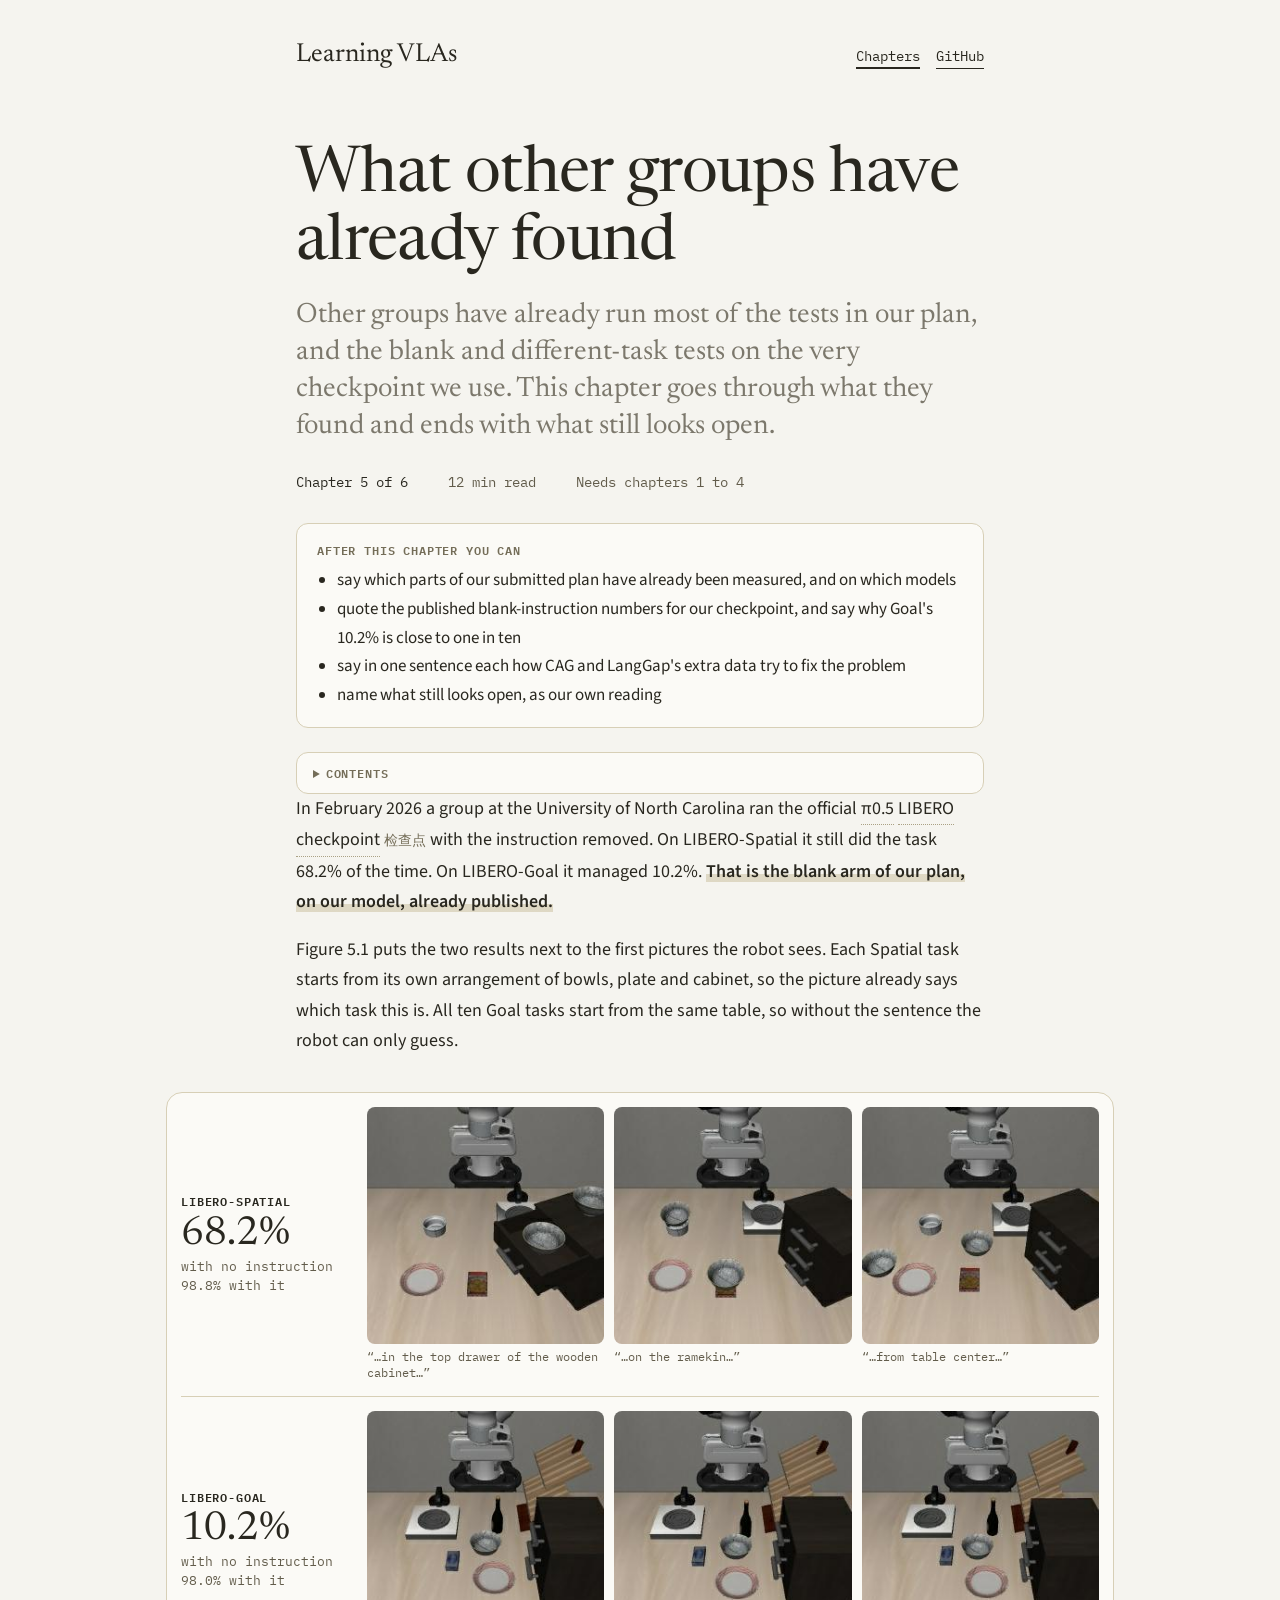
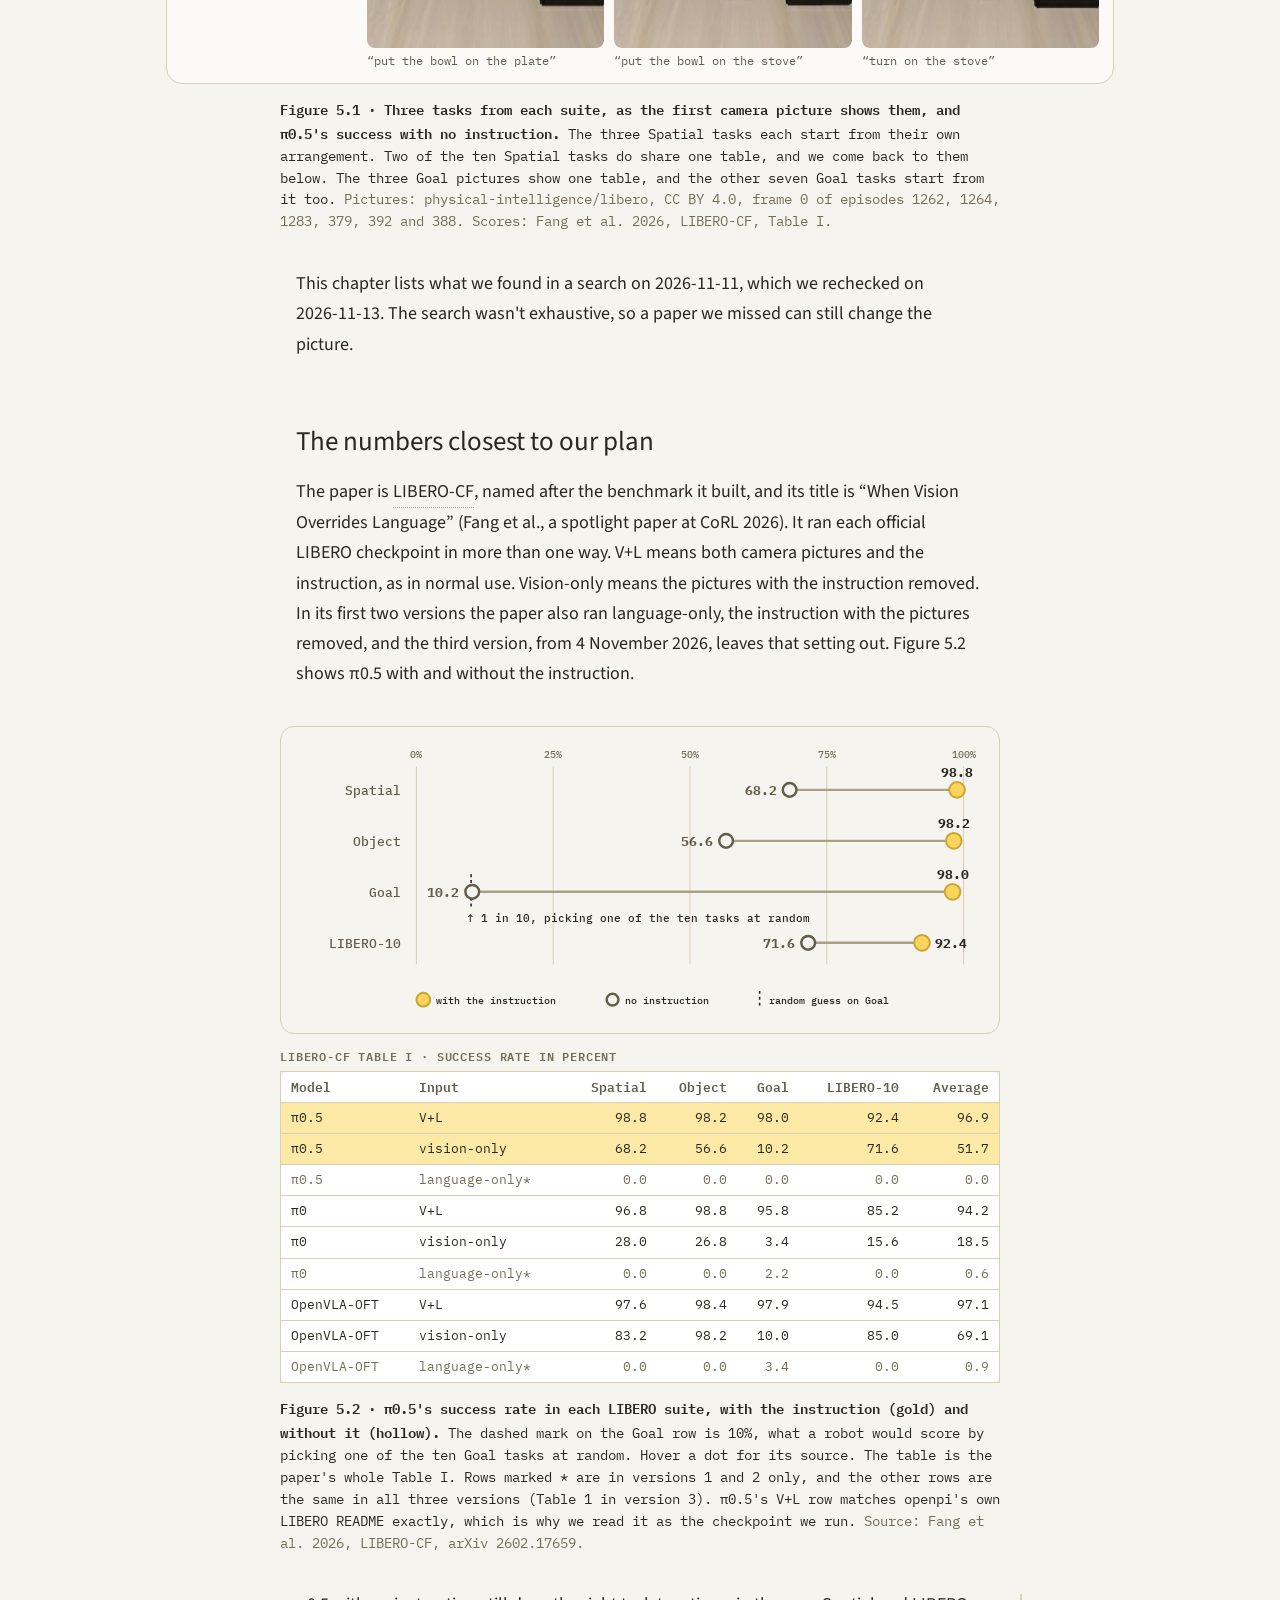
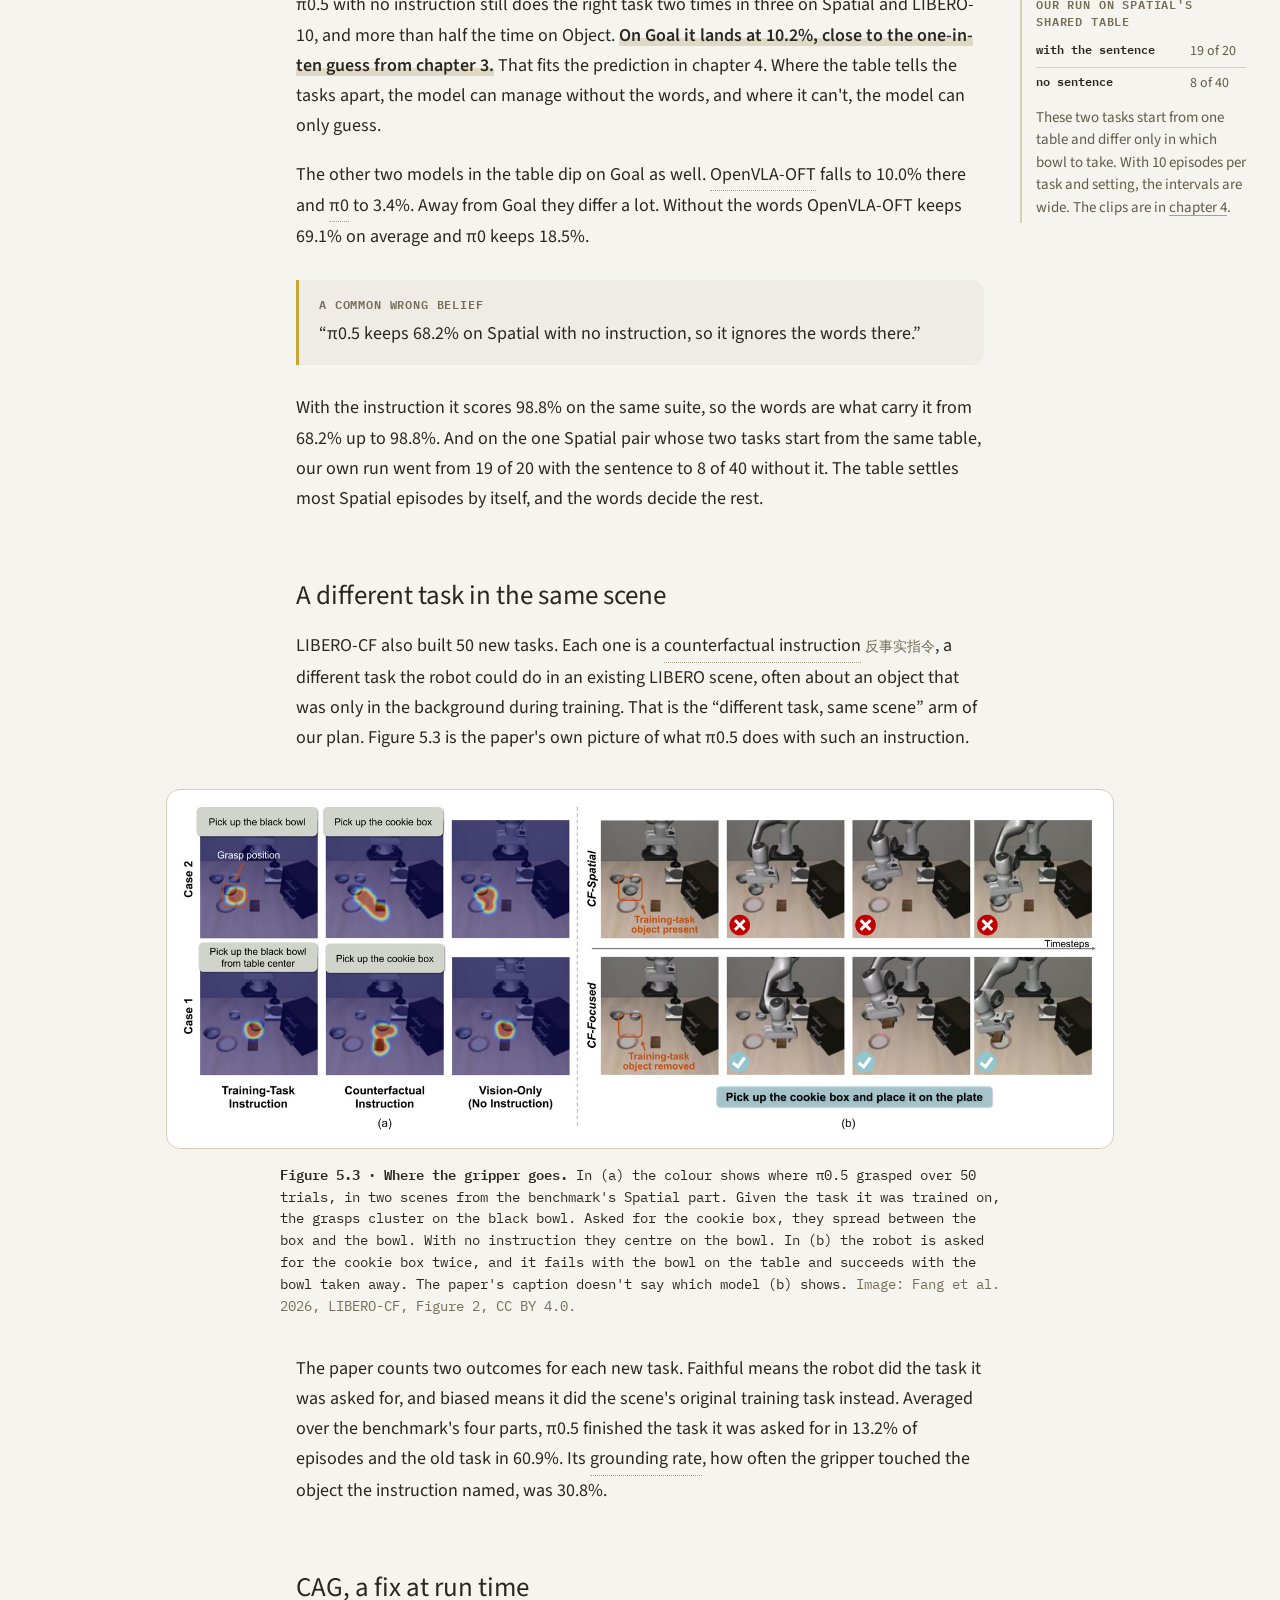
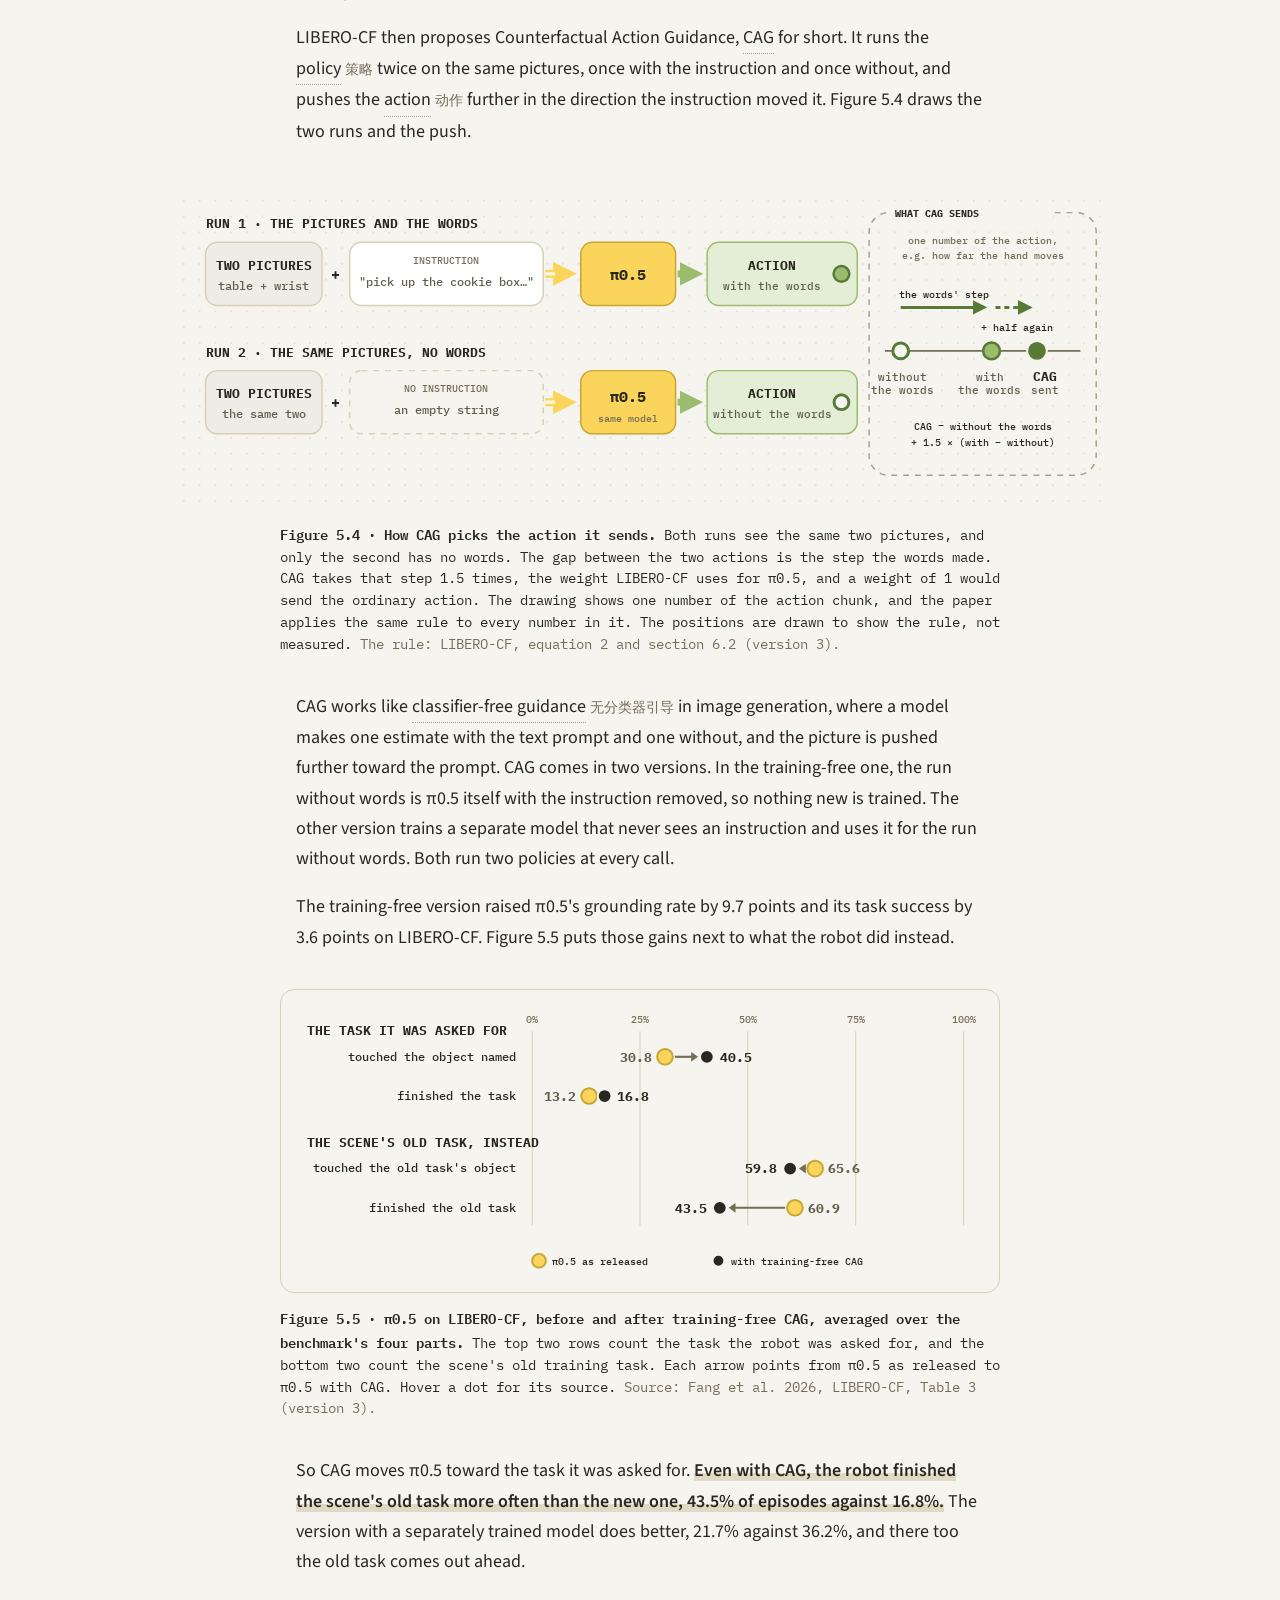
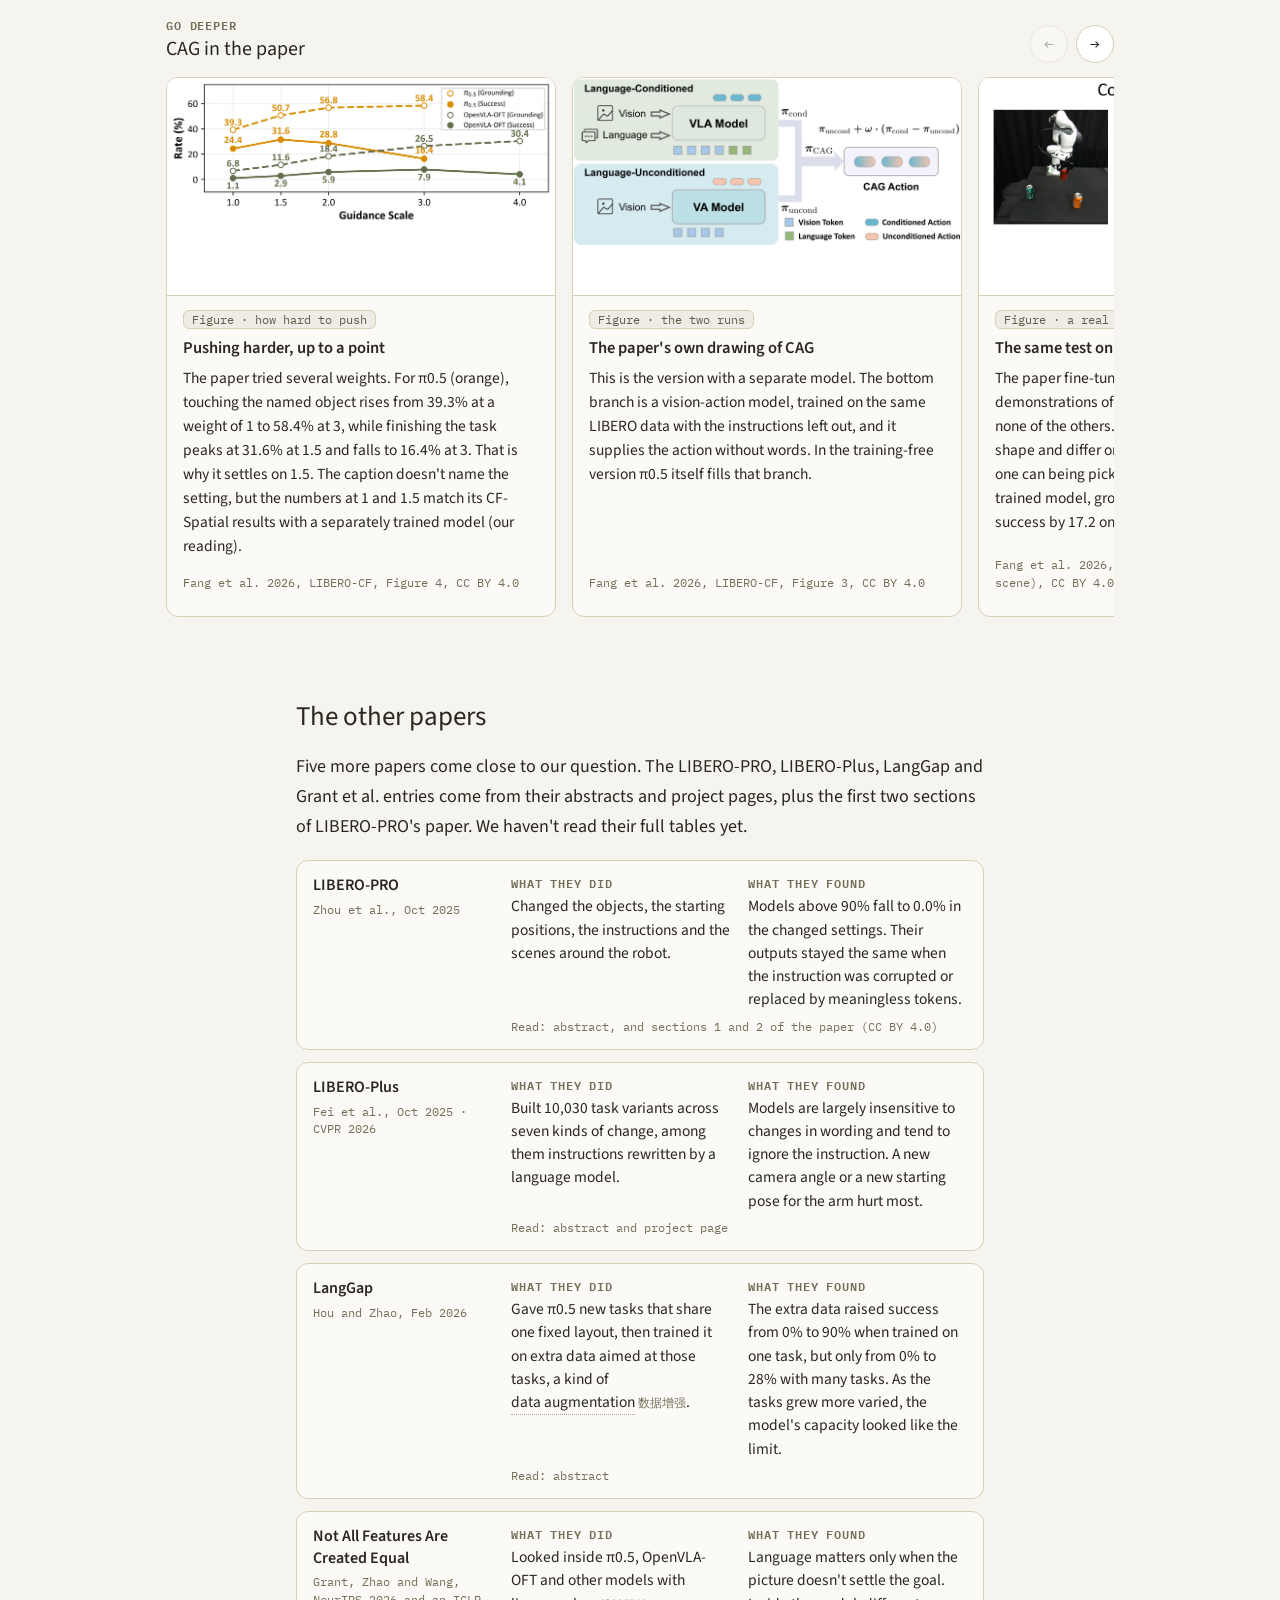
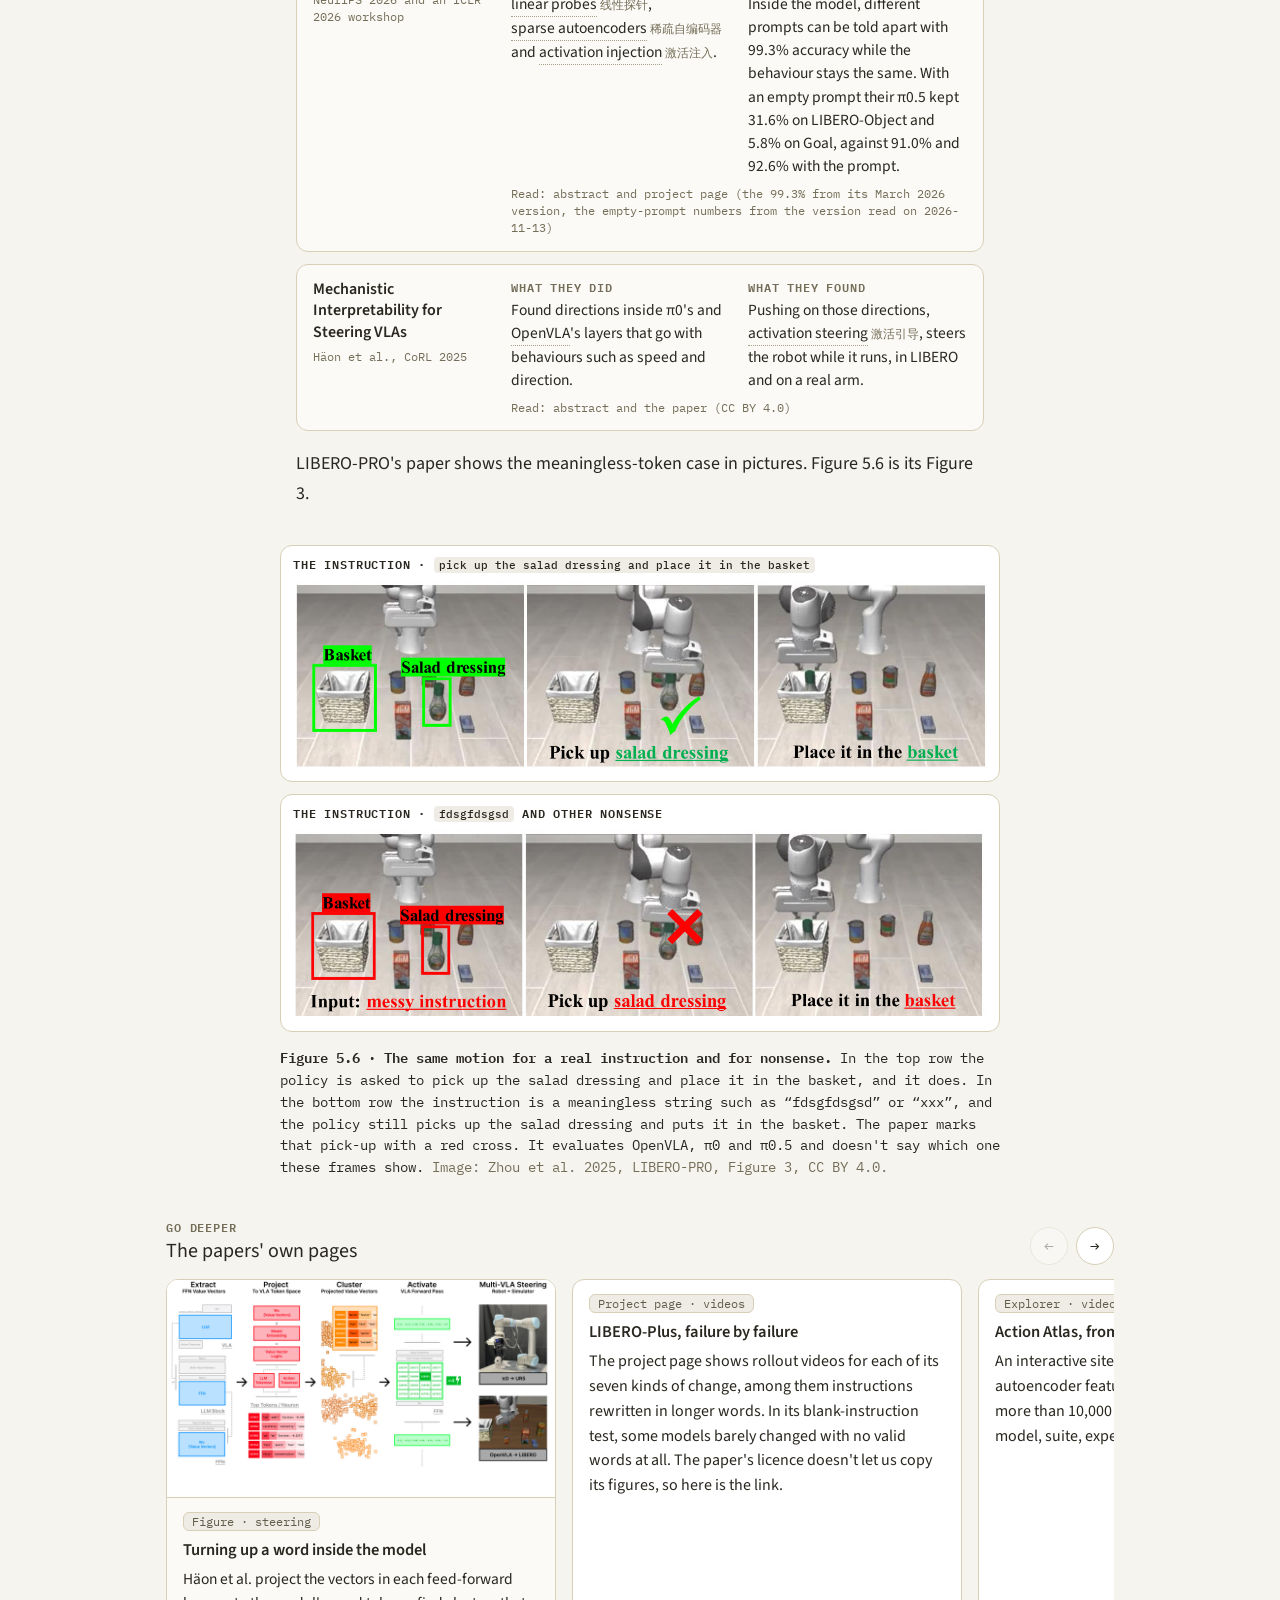
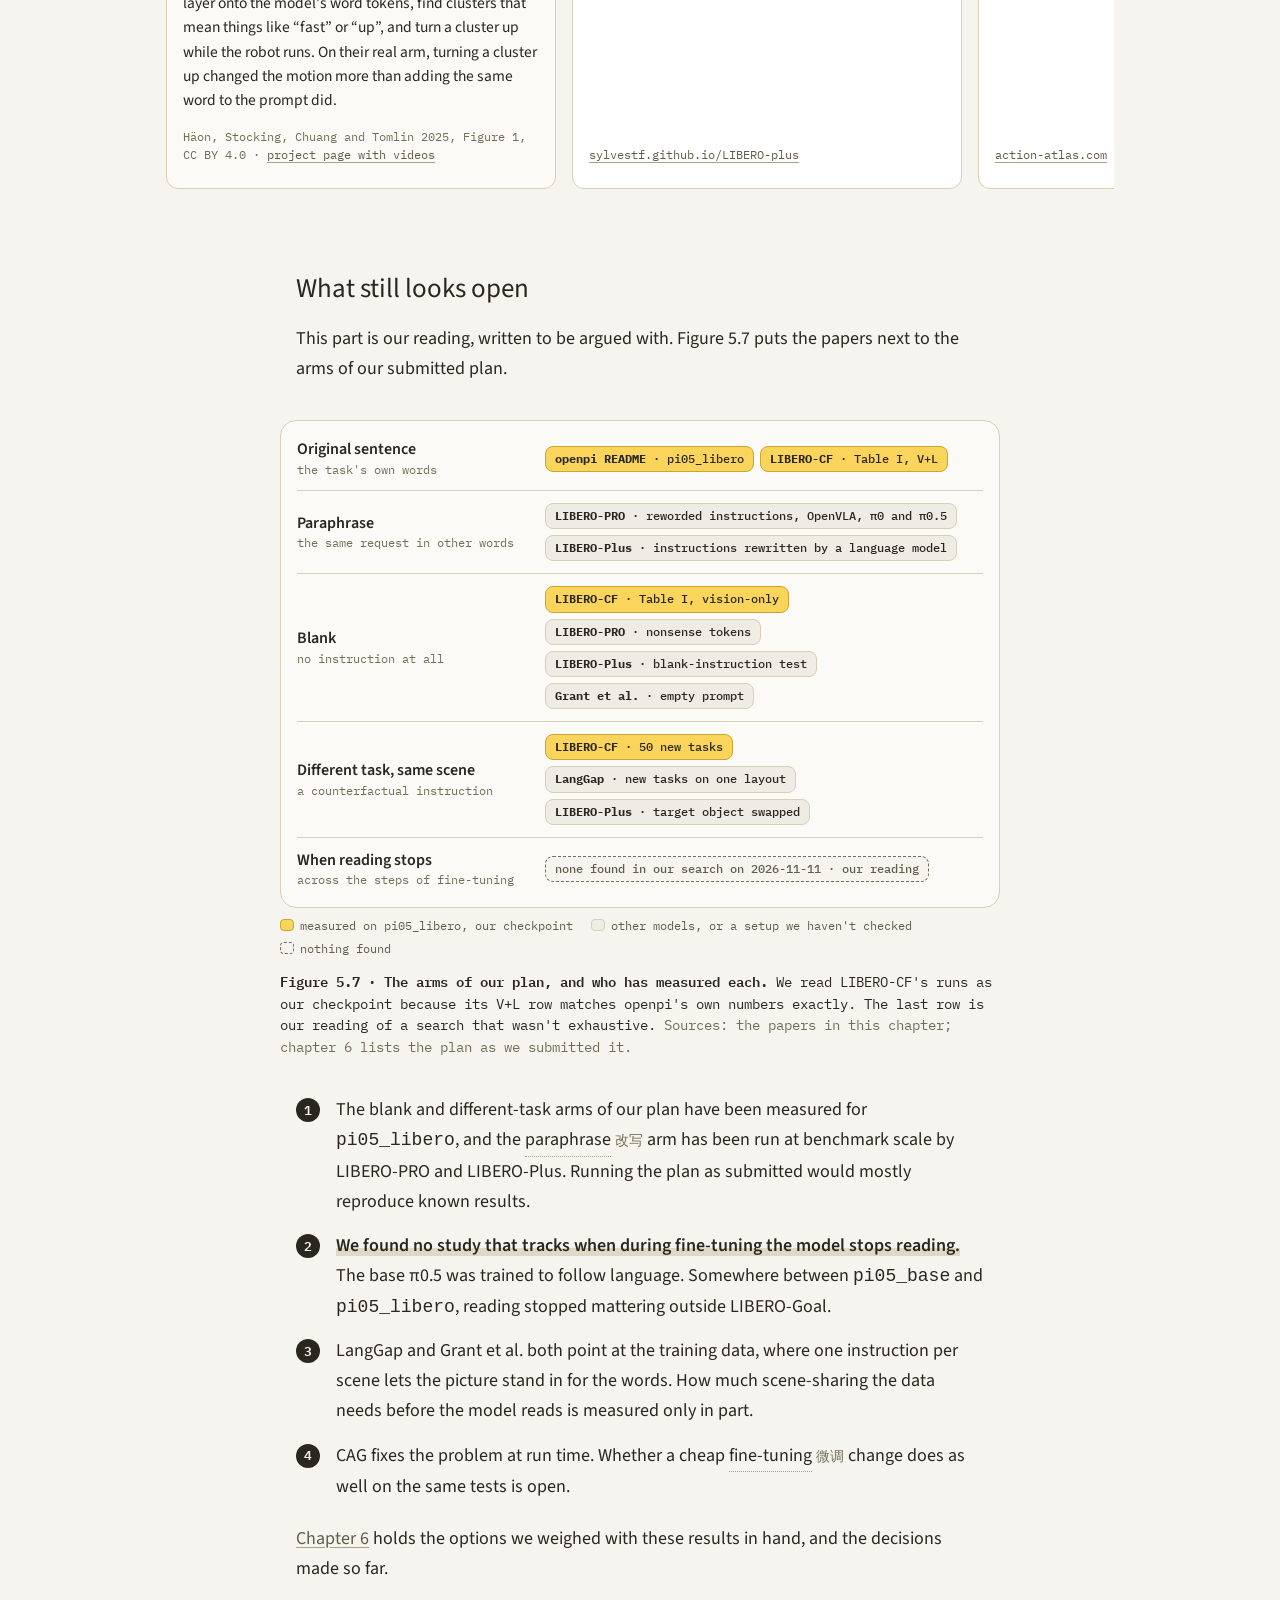
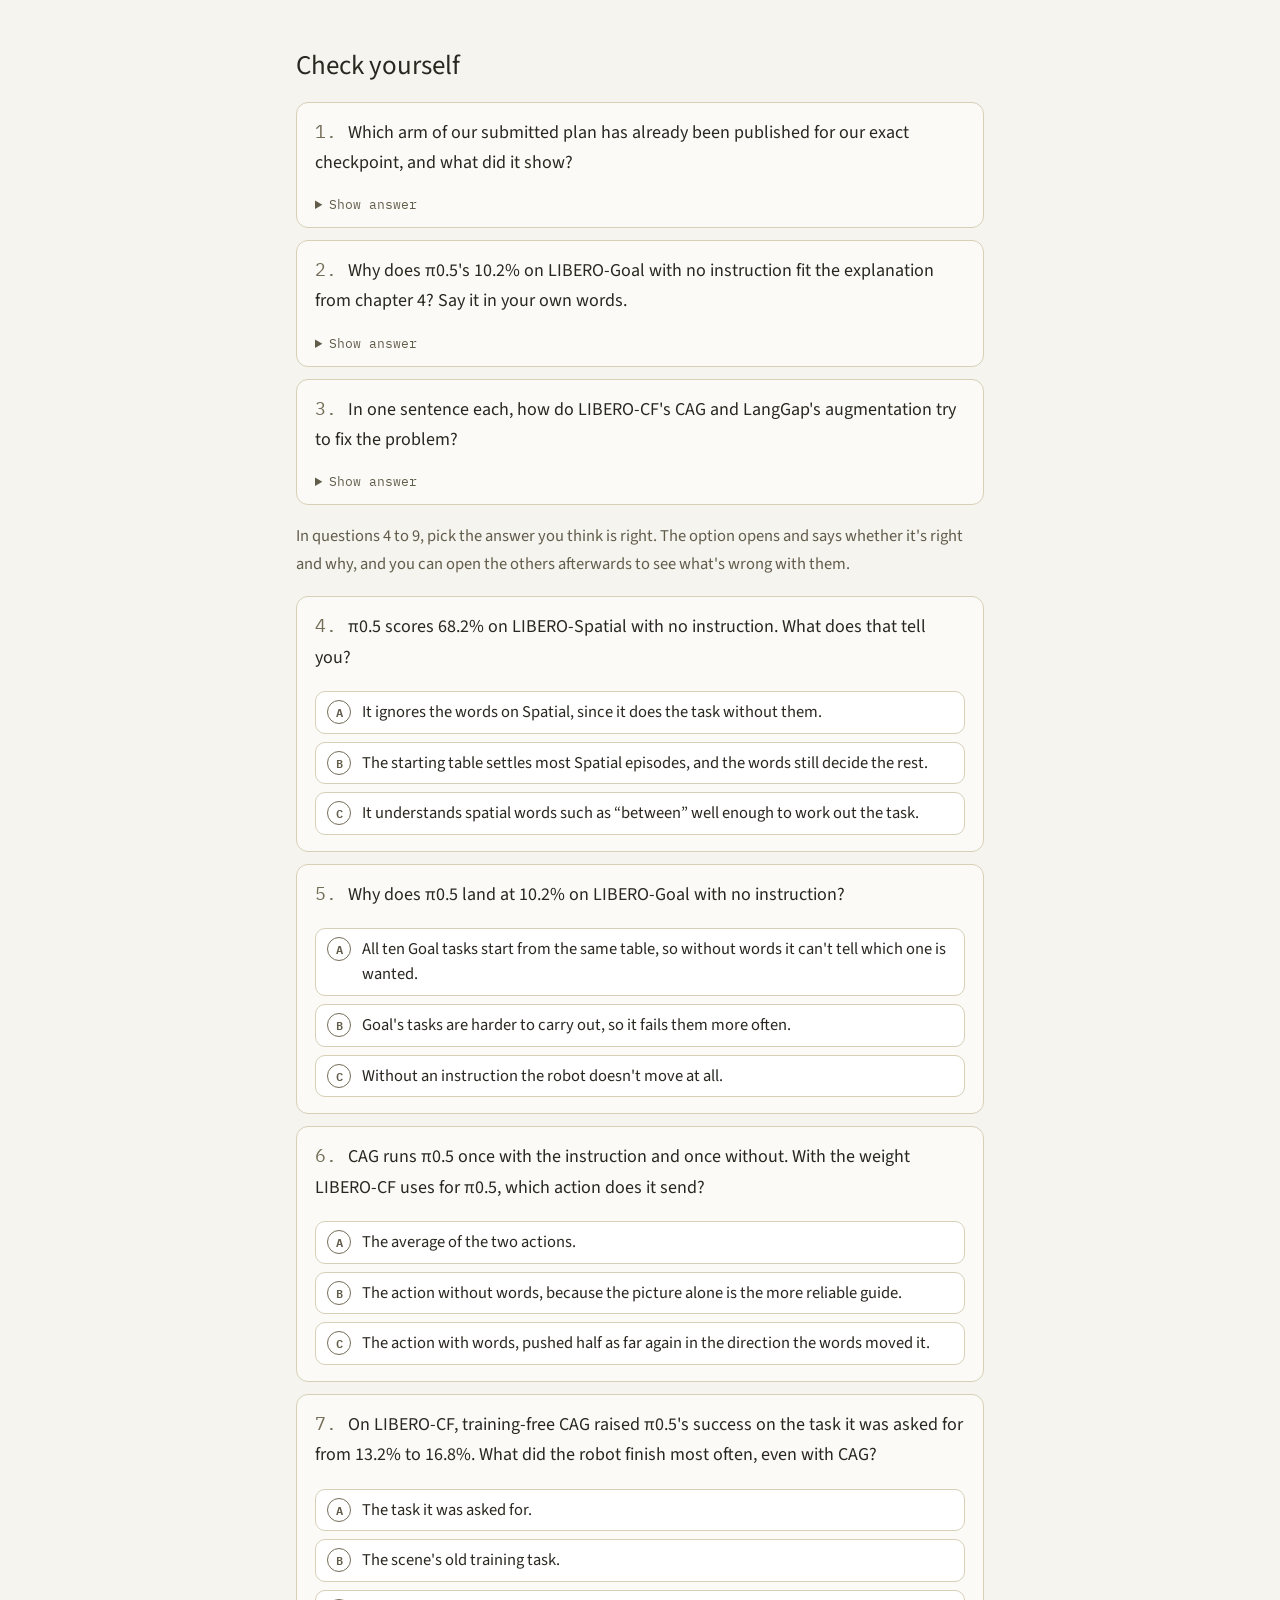
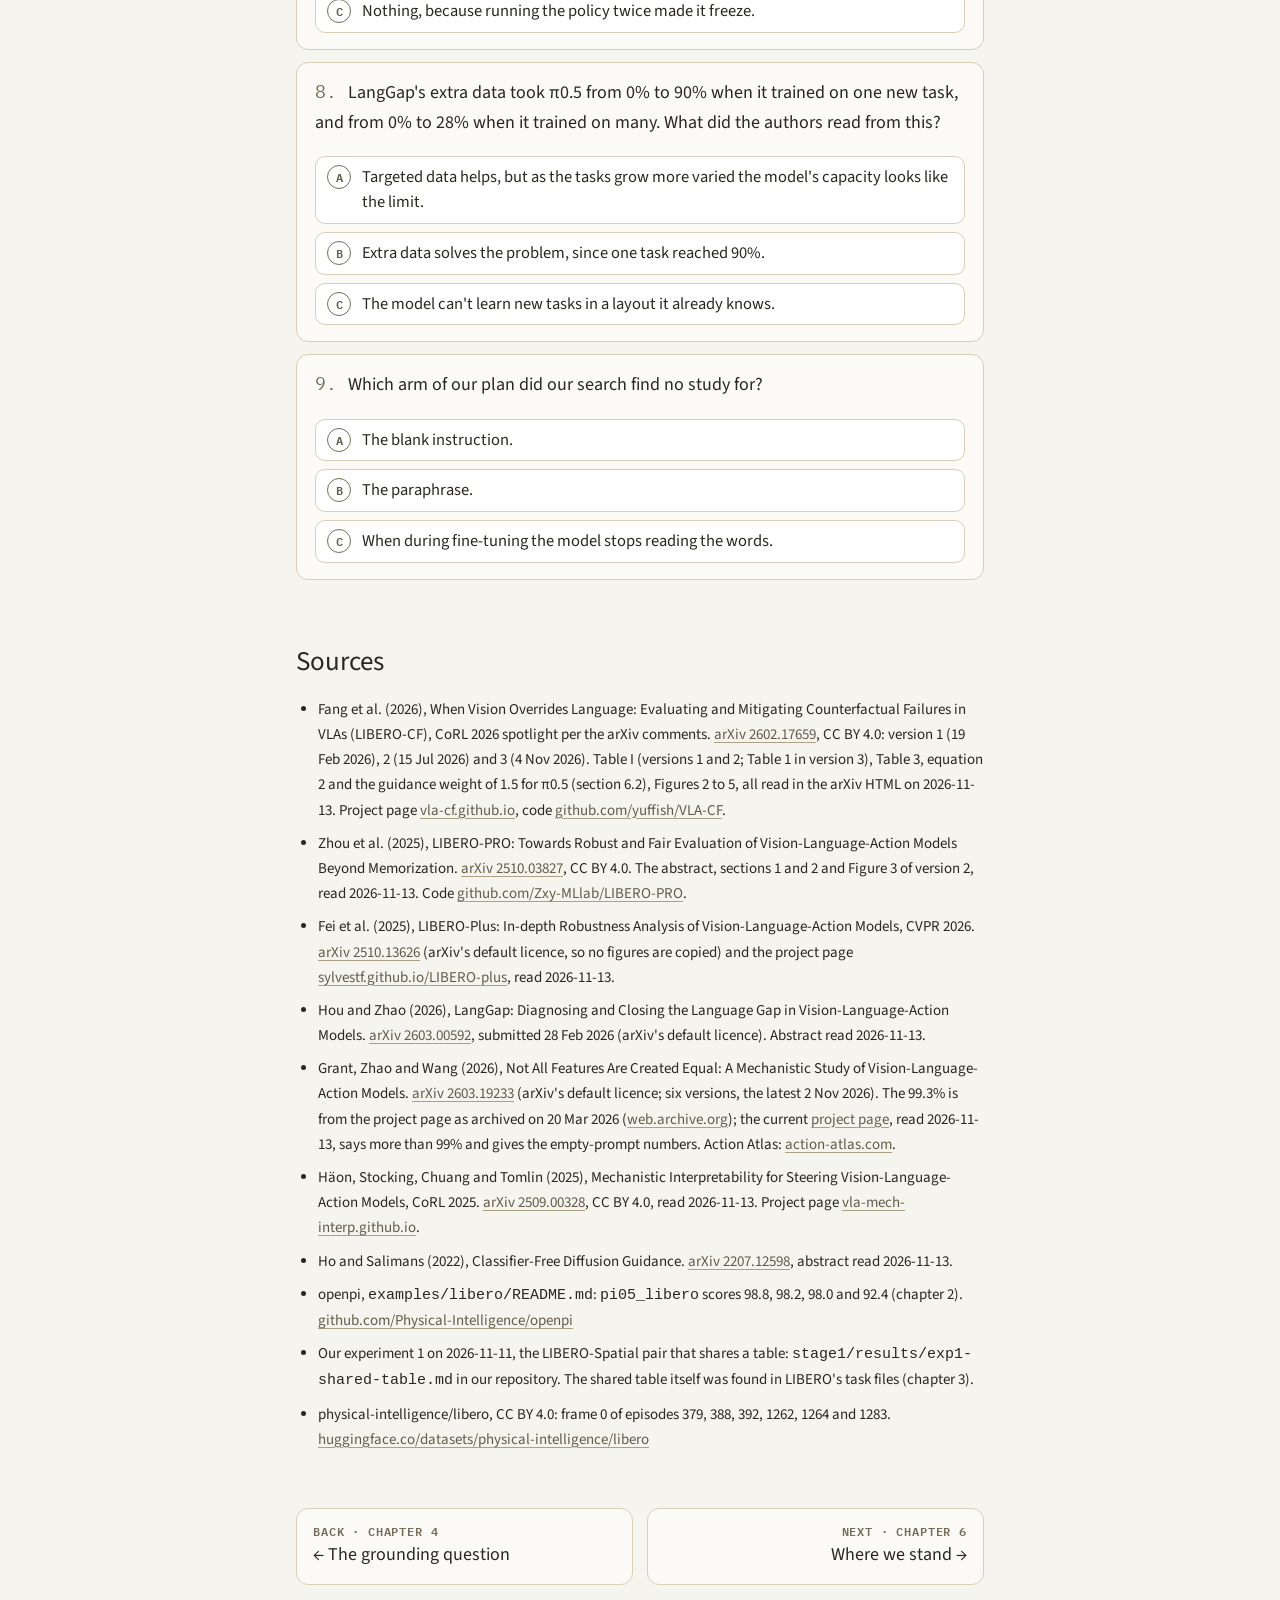
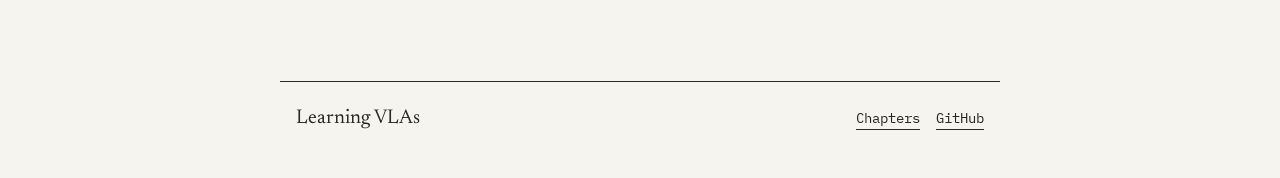
<file: docs/learn/05-what-others-found.html>
<!doctype html>
<html lang="en">
<head>
<meta charset="utf-8">
<meta name="viewport" content="width=device-width, initial-scale=1">
<title>What Others Already Found · Chapter 5</title>
<meta name="description" content="Chapter 5 of our learning path on vision-language-action models: the published blank-instruction and different-task numbers for our π0.5 checkpoint, the CAG fix, the other papers, and what still looks open.">
<link rel="preconnect" href="https://fonts.googleapis.com">
<link rel="preconnect" href="https://fonts.gstatic.com" crossorigin>
<link href="https://fonts.googleapis.com/css2?family=IBM+Plex+Mono:wght@400;500;600;700&family=Newsreader:opsz,wght@6..72,400&family=Source+Sans+3:wght@400;600&display=swap" rel="stylesheet">
<link rel="stylesheet" href="../assets/css/site.css">
<link rel="stylesheet" href="../assets/css/ch5.css">
</head>
<body>
<div class="progress" aria-hidden="true"></div>

<header class="site-head">
  <a class="brand" href="../index.html">Learning VLAs</a>
  <nav class="nav" aria-label="Site">
    <a href="../index.html" aria-current="page">Chapters</a>
    <a href="https://github.com/blueif16/vla_final">GitHub</a>
  </nav>
</header>

<nav class="toc" aria-label="On this page">
  <div class="label">Chapter 5</div>
  <a href="#closest">The closest numbers</a>
  <a href="#different">A different task</a>
  <a href="#cag">CAG, a fix at run time</a>
  <a href="#others">The other papers</a>
  <a href="#open">What still looks open</a>
  <a href="#check">Check yourself</a>
  <a href="#sources">Sources</a>
</nav>

<header class="doc-head">
  <h1>What other groups have already found</h1>
  <p class="subtitle">Other groups have already run most of the tests in our plan, and the blank and different-task tests on the very checkpoint we use. This chapter goes through what they found and ends with what still looks open.</p>
  <div class="meta"><span>Chapter 5 of 6</span><span>12 min read</span><span>Needs chapters 1 to 4</span></div>
  <div class="outcomes">
    <div class="label">After this chapter you can</div>
    <ul>
      <li>say which parts of our submitted plan have already been measured, and on which models</li>
      <li>quote the published blank-instruction numbers for our checkpoint, and say why Goal's 10.2% is close to one in ten</li>
      <li>say in one sentence each how CAG and LangGap's extra data try to fix the problem</li>
      <li>name what still looks open, as our own reading</li>
    </ul>
  </div>
  <details class="contents">
    <summary>Contents</summary>
    <ol>
      <li><a href="#closest">The numbers closest to our plan</a></li>
      <li><a href="#different">A different task in the same scene</a></li>
      <li><a href="#cag">CAG, a fix at run time</a></li>
      <li><a href="#others">The other papers</a></li>
      <li><a href="#open">What still looks open</a></li>
      <li><a href="#check">Check yourself</a></li>
    </ol>
  </details>
</header>

<main>
<div class="prose">
  <p>In February 2026 a group at the University of North Carolina ran the official <button class="term" data-term="pi05">π0.5</button> <button class="term" data-term="libero">LIBERO</button> <button class="term" data-term="checkpoint">checkpoint</button> with the instruction removed. On LIBERO-Spatial it still did the task 68.2% of the time. On LIBERO-Goal it managed 10.2%. <strong class="key">That is the blank arm of our plan, on our model, already published.</strong></p>
  <p>Figure 5.1 puts the two results next to the first pictures the robot sees. Each Spatial task starts from its own arrangement of bowls, plate and cabinet, so the picture already says which task this is. All ten Goal tasks start from the same table, so without the sentence the robot can only guess.</p>
</div>

<figure class="fig" aria-label="Figure 5.1">
  <div class="suites">
    <div class="suite">
      <div class="suite-head">
        <div class="label">LIBERO-Spatial</div>
        <span class="suite-score">68.2%</span>
        <p>with no instruction<br>98.8% with it</p>
      </div>
      <div class="suite-frames">
        <figure><img src="../assets/img/libero-first/spatial-ep1262.jpg" alt="First picture of a Spatial task: one black bowl sits in the cabinet's open top drawer, another on the table." width="256" height="256" loading="lazy"><figcaption>“…in the top drawer of the wooden cabinet…”</figcaption></figure>
        <figure><img src="../assets/img/libero-first/spatial-ep1264.jpg" alt="First picture of another Spatial task: a black bowl sits on top of the ramekin, and the drawer is closed." width="256" height="256" loading="lazy"><figcaption>“…on the ramekin…”</figcaption></figure>
        <figure><img src="../assets/img/libero-first/spatial-ep1283.jpg" alt="First picture of a third Spatial task: one black bowl stands in the middle of the table, another next to the plate." width="256" height="256" loading="lazy"><figcaption>“…from table center…”</figcaption></figure>
      </div>
    </div>
    <div class="suite">
      <div class="suite-head">
        <div class="label">LIBERO-Goal</div>
        <span class="suite-score">10.2%</span>
        <p>with no instruction<br>98.0% with it</p>
      </div>
      <div class="suite-frames">
        <figure><img src="../assets/img/libero-ep379/table-000.jpg" alt="First picture of a Goal task: stove, wine bottle, bowl, plate, a small box and the cabinet." width="256" height="256" loading="lazy"><figcaption>“put the bowl on the plate”</figcaption></figure>
        <figure><img src="../assets/img/libero-first/goal-ep392.jpg" alt="First picture of another Goal task: the same table with the same objects in the same places." width="256" height="256" loading="lazy"><figcaption>“put the bowl on the stove”</figcaption></figure>
        <figure><img src="../assets/img/libero-first/goal-ep388.jpg" alt="First picture of a third Goal task: again the same table and objects." width="256" height="256" loading="lazy"><figcaption>“turn on the stove”</figcaption></figure>
      </div>
    </div>
  </div>
  <figcaption><b>Figure 5.1 · Three tasks from each suite, as the first camera picture shows them, and π0.5's success with no instruction.</b> The three Spatial tasks each start from their own arrangement. Two of the ten Spatial tasks do share one table, and we come back to them below. The three Goal pictures show one table, and the other seven Goal tasks start from it too. <span class="credit">Pictures: physical-intelligence/libero, CC BY 4.0, frame 0 of episodes 1262, 1264, 1283, 379, 392 and 388. Scores: Fang et al. 2026, LIBERO-CF, Table I.</span></figcaption>
</figure>

<div class="prose">
  <p>This chapter lists what we found in a search on <span style="white-space:nowrap">2026-11-11</span>, which we rechecked on <span style="white-space:nowrap">2026-11-13</span>. The search wasn't exhaustive, so a paper we missed can still change the picture.</p>

  <h2 id="closest">The numbers closest to our plan</h2>
  <p>The paper is <button class="term" data-term="libero-cf">LIBERO-CF</button>, named after the benchmark it built, and its title is “When Vision Overrides Language” (Fang et al., a spotlight paper at CoRL 2026). It ran each official LIBERO checkpoint in more than one way. V+L means both camera pictures and the instruction, as in normal use. Vision-only means the pictures with the instruction removed. In its first two versions the paper also ran language-only, the instruction with the pictures removed, and the third version, from 4 November 2026, leaves that setting out. Figure 5.2 shows π0.5 with and without the instruction.</p>
</div>

<figure class="fig narrow">
  <div class="chart">
<!-- ch5-chart:suites:start -->
<svg class="dg ch5-wide" viewBox="0 0 720 300" role="img" aria-label="π0.5 success rate per LIBERO suite, from LIBERO-CF Table I. With the instruction: Spatial 98.8, Object 98.2, Goal 98.0, LIBERO-10 92.4. With no instruction: Spatial 68.2, Object 56.6, Goal 10.2, LIBERO-10 71.6. On Goal the no-instruction result sits on the 10% mark of a random pick among ten tasks."><rect class="bg" width="720" height="300"/><path d="M132.0 34V236" stroke="#D7CFB6" stroke-width="1"/><text class="tiny" x="132.0" y="26" text-anchor="middle">0%</text><path d="M271.5 34V236" stroke="#D7CFB6" stroke-width="1"/><text class="tiny" x="271.5" y="26" text-anchor="middle">25%</text><path d="M411.0 34V236" stroke="#D7CFB6" stroke-width="1"/><text class="tiny" x="411.0" y="26" text-anchor="middle">50%</text><path d="M550.5 34V236" stroke="#D7CFB6" stroke-width="1"/><text class="tiny" x="550.5" y="26" text-anchor="middle">75%</text><path d="M690.0 34V236" stroke="#D7CFB6" stroke-width="1"/><text class="tiny" x="690.0" y="26" text-anchor="middle">100%</text><text class="sub" x="116" y="63" text-anchor="end" style="font-size:13px">Spatial</text><path d="M512.6 58H683.3" stroke="#AAA184" stroke-width="2.5"/><circle cx="512.6" cy="58" r="7" fill="#F5F4EF" stroke="#625C4B" stroke-width="2.5"><title>Spatial, no instruction: 68.2% (LIBERO-CF Table I)</title></circle><circle cx="683.3" cy="58" r="8" fill="#FBD45B" stroke="#C9A533" stroke-width="2"><title>Spatial, with the instruction: 98.8% (LIBERO-CF Table I)</title></circle><text class="lbl-s" x="683.3" y="45" text-anchor="middle">98.8</text><text class="lbl-s" x="499.6" y="63" text-anchor="end" style="fill:#625C4B">68.2</text><text class="sub" x="116" y="115" text-anchor="end" style="font-size:13px">Object</text><path d="M447.8 110H680.0" stroke="#AAA184" stroke-width="2.5"/><circle cx="447.8" cy="110" r="7" fill="#F5F4EF" stroke="#625C4B" stroke-width="2.5"><title>Object, no instruction: 56.6% (LIBERO-CF Table I)</title></circle><circle cx="680.0" cy="110" r="8" fill="#FBD45B" stroke="#C9A533" stroke-width="2"><title>Object, with the instruction: 98.2% (LIBERO-CF Table I)</title></circle><text class="lbl-s" x="680.0" y="97" text-anchor="middle">98.2</text><text class="lbl-s" x="434.8" y="115" text-anchor="end" style="fill:#625C4B">56.6</text><text class="sub" x="116" y="167" text-anchor="end" style="font-size:13px">Goal</text><path d="M187.8 144V180" stroke="#29271F" stroke-width="1.6" stroke-dasharray="3 3"/><path d="M188.9 162H678.8" stroke="#AAA184" stroke-width="2.5"/><circle cx="188.9" cy="162" r="7" fill="#F5F4EF" stroke="#625C4B" stroke-width="2.5"><title>Goal, no instruction: 10.2% (LIBERO-CF Table I)</title></circle><circle cx="678.8" cy="162" r="8" fill="#FBD45B" stroke="#C9A533" stroke-width="2"><title>Goal, with the instruction: 98.0% (LIBERO-CF Table I)</title></circle><text class="lbl-s" x="678.8" y="149" text-anchor="middle">98.0</text><text class="lbl-s" x="175.9" y="167" text-anchor="end" style="fill:#625C4B">10.2</text><text class="tiny" x="183.8" y="193" style="font-size:11.5px;fill:#29271F">↑ 1 in 10, picking one of the ten tasks at random</text><text class="sub" x="116" y="219" text-anchor="end" style="font-size:13px">LIBERO-10</text><path d="M531.5 214H647.6" stroke="#AAA184" stroke-width="2.5"/><circle cx="531.5" cy="214" r="7" fill="#F5F4EF" stroke="#625C4B" stroke-width="2.5"><title>LIBERO-10, no instruction: 71.6% (LIBERO-CF Table I)</title></circle><circle cx="647.6" cy="214" r="8" fill="#FBD45B" stroke="#C9A533" stroke-width="2"><title>LIBERO-10, with the instruction: 92.4% (LIBERO-CF Table I)</title></circle><text class="lbl-s" x="660.6" y="219" style="font-size:13px">92.4</text><text class="lbl-s" x="518.5" y="219" text-anchor="end" style="fill:#625C4B">71.6</text><circle cx="139.0" cy="272" r="7" fill="#FBD45B" stroke="#C9A533" stroke-width="2"><title>with the instruction</title></circle><text class="tiny" x="152" y="276" style="fill:#29271F">with the instruction</text><circle cx="332.0" cy="272" r="6" fill="#F5F4EF" stroke="#625C4B" stroke-width="2.5"><title>no instruction</title></circle><text class="tiny" x="345" y="276" style="fill:#29271F">no instruction</text><path d="M482 263V281" stroke="#29271F" stroke-width="1.6" stroke-dasharray="3 3"/><text class="tiny" x="492" y="276" style="fill:#29271F">random guess on Goal</text></svg>
<svg class="dg ch5-narrow" viewBox="0 0 360 360" role="img" aria-label="π0.5 success rate per LIBERO suite, from LIBERO-CF Table I. With the instruction: Spatial 98.8, Object 98.2, Goal 98.0, LIBERO-10 92.4. With no instruction: Spatial 68.2, Object 56.6, Goal 10.2, LIBERO-10 71.6. On Goal the no-instruction result sits on the 10% mark of a random pick among ten tasks."><rect class="bg" width="360" height="360"/><path d="M112.0 36V290" stroke="#D7CFB6" stroke-width="1"/><text class="sub" x="112.0" y="28" text-anchor="middle">0%</text><path d="M168.0 36V290" stroke="#D7CFB6" stroke-width="1"/><text class="sub" x="168.0" y="28" text-anchor="middle">25%</text><path d="M224.0 36V290" stroke="#D7CFB6" stroke-width="1"/><text class="sub" x="224.0" y="28" text-anchor="middle">50%</text><path d="M280.0 36V290" stroke="#D7CFB6" stroke-width="1"/><text class="sub" x="280.0" y="28" text-anchor="middle">75%</text><path d="M336.0 36V290" stroke="#D7CFB6" stroke-width="1"/><text class="sub" x="336.0" y="28" text-anchor="middle">100%</text><text class="lbl-s" x="100" y="63" text-anchor="end" style="font-size:13px">Spatial</text><path d="M264.8 58H333.3" stroke="#AAA184" stroke-width="2.5"/><circle cx="264.8" cy="58" r="7" fill="#F5F4EF" stroke="#625C4B" stroke-width="2.5"><title>Spatial, no instruction: 68.2% (LIBERO-CF Table I)</title></circle><circle cx="333.3" cy="58" r="8" fill="#FBD45B" stroke="#C9A533" stroke-width="2"><title>Spatial, with the instruction: 98.8% (LIBERO-CF Table I)</title></circle><text class="lbl-s" x="333.3" y="85" text-anchor="middle">98.8</text><text class="lbl-s" x="264.8" y="85" text-anchor="middle" style="fill:#625C4B">68.2</text><text class="lbl-s" x="100" y="133" text-anchor="end" style="font-size:13px">Object</text><path d="M238.8 128H332.0" stroke="#AAA184" stroke-width="2.5"/><circle cx="238.8" cy="128" r="7" fill="#F5F4EF" stroke="#625C4B" stroke-width="2.5"><title>Object, no instruction: 56.6% (LIBERO-CF Table I)</title></circle><circle cx="332.0" cy="128" r="8" fill="#FBD45B" stroke="#C9A533" stroke-width="2"><title>Object, with the instruction: 98.2% (LIBERO-CF Table I)</title></circle><text class="lbl-s" x="332.0" y="155" text-anchor="middle">98.2</text><text class="lbl-s" x="238.8" y="155" text-anchor="middle" style="fill:#625C4B">56.6</text><text class="lbl-s" x="100" y="203" text-anchor="end" style="font-size:13px">Goal</text><path d="M134.4 180V216" stroke="#29271F" stroke-width="1.6" stroke-dasharray="3 3"/><path d="M134.8 198H331.5" stroke="#AAA184" stroke-width="2.5"/><circle cx="134.8" cy="198" r="7" fill="#F5F4EF" stroke="#625C4B" stroke-width="2.5"><title>Goal, no instruction: 10.2% (LIBERO-CF Table I)</title></circle><circle cx="331.5" cy="198" r="8" fill="#FBD45B" stroke="#C9A533" stroke-width="2"><title>Goal, with the instruction: 98.0% (LIBERO-CF Table I)</title></circle><text class="lbl-s" x="331.5" y="225" text-anchor="middle">98.0</text><text class="lbl-s" x="134.8" y="225" text-anchor="middle" style="fill:#625C4B">10.2</text><text class="sub" x="130.4" y="243" style="fill:#29271F">↑ 1 in 10, a random pick</text><text class="lbl-s" x="100" y="273" text-anchor="end" style="font-size:13px">LIBERO-10</text><path d="M272.4 268H319.0" stroke="#AAA184" stroke-width="2.5"/><circle cx="272.4" cy="268" r="7" fill="#F5F4EF" stroke="#625C4B" stroke-width="2.5"><title>LIBERO-10, no instruction: 71.6% (LIBERO-CF Table I)</title></circle><circle cx="319.0" cy="268" r="8" fill="#FBD45B" stroke="#C9A533" stroke-width="2"><title>LIBERO-10, with the instruction: 92.4% (LIBERO-CF Table I)</title></circle><text class="lbl-s" x="319.0" y="295" text-anchor="middle">92.4</text><text class="lbl-s" x="272.4" y="295" text-anchor="middle" style="fill:#625C4B">71.6</text><circle cx="27.0" cy="330" r="7" fill="#FBD45B" stroke="#C9A533" stroke-width="2"><title>with the instruction</title></circle><text class="sub" x="40" y="334" style="fill:#29271F">with the instruction</text><circle cx="210.0" cy="330" r="6" fill="#F5F4EF" stroke="#625C4B" stroke-width="2.5"><title>no instruction</title></circle><text class="sub" x="223" y="334" style="fill:#29271F">no instruction</text></svg>
<!-- ch5-chart:suites:end -->
  </div>
  <div class="tablewrap">
    <table class="ch5-table">
      <caption>LIBERO-CF Table I · success rate in percent</caption>
      <thead><tr><th>Model</th><th>Input</th><th>Spatial</th><th>Object</th><th>Goal</th><th>LIBERO-10</th><th>Average</th></tr></thead>
      <tbody>
        <tr class="ours"><td>π0.5</td><td>V+L</td><td>98.8</td><td>98.2</td><td>98.0</td><td>92.4</td><td>96.9</td></tr>
        <tr class="ours"><td>π0.5</td><td>vision-only</td><td>68.2</td><td>56.6</td><td>10.2</td><td>71.6</td><td>51.7</td></tr>
        <tr class="old"><td>π0.5</td><td>language-only*</td><td>0.0</td><td>0.0</td><td>0.0</td><td>0.0</td><td>0.0</td></tr>
        <tr><td>π0</td><td>V+L</td><td>96.8</td><td>98.8</td><td>95.8</td><td>85.2</td><td>94.2</td></tr>
        <tr><td>π0</td><td>vision-only</td><td>28.0</td><td>26.8</td><td>3.4</td><td>15.6</td><td>18.5</td></tr>
        <tr class="old"><td>π0</td><td>language-only*</td><td>0.0</td><td>0.0</td><td>2.2</td><td>0.0</td><td>0.6</td></tr>
        <tr><td>OpenVLA-OFT</td><td>V+L</td><td>97.6</td><td>98.4</td><td>97.9</td><td>94.5</td><td>97.1</td></tr>
        <tr><td>OpenVLA-OFT</td><td>vision-only</td><td>83.2</td><td>98.2</td><td>10.0</td><td>85.0</td><td>69.1</td></tr>
        <tr class="old"><td>OpenVLA-OFT</td><td>language-only*</td><td>0.0</td><td>0.0</td><td>3.4</td><td>0.0</td><td>0.9</td></tr>
      </tbody>
    </table>
  </div>
  <figcaption><b>Figure 5.2 · π0.5's success rate in each LIBERO suite, with the instruction (gold) and without it (hollow).</b> The dashed mark on the Goal row is 10%, what a robot would score by picking one of the ten Goal tasks at random. Hover a dot for its source. The table is the paper's whole Table I. Rows marked * are in versions 1 and 2 only, and the other rows are the same in all three versions (Table 1 in version 3). π0.5's V+L row matches openpi's own LIBERO README exactly, which is why we read it as the checkpoint we run. <span class="credit">Source: Fang et al. 2026, LIBERO-CF, arXiv 2602.17659.</span></figcaption>
</figure>

<div class="prose">
  <div class="has-side">
  <p>π0.5 with no instruction still does the right task two times in three on Spatial and LIBERO-10, and more than half the time on Object. <strong class="key">On Goal it lands at 10.2%, close to the one-in-ten guess from chapter 3.</strong> That fits the prediction in chapter 4. Where the table tells the tasks apart, the model can manage without the words, and where it can't, the model can only guess.</p>
  <aside class="side" aria-label="Side note: our own run on the Spatial pair that shares a table">
    <div class="label">Our run on Spatial's shared table</div>
    <table class="side-tbl">
      <tr><th>with the sentence</th><td>19 of 20</td></tr>
      <tr><th>no sentence</th><td>8 of 40</td></tr>
    </table>
    <p>These two tasks start from one table and differ only in which bowl to take. With 10 episodes per task and setting, the intervals are wide. The clips are in <a href="04-the-grounding-question.html">chapter 4</a>.</p>
  </aside>
  </div>
  <p>The other two models in the table dip on Goal as well. <button class="term" data-term="openvla-oft">OpenVLA-OFT</button> falls to 10.0% there and <button class="term" data-term="pi0">π0</button> to 3.4%. Away from Goal they differ a lot. Without the words OpenVLA-OFT keeps 69.1% on average and π0 keeps 18.5%.</p>

  <div class="note">
    <div class="label">A common wrong belief</div>
    <p>“π0.5 keeps 68.2% on Spatial with no instruction, so it ignores the words there.”</p>
  </div>
  <p>With the instruction it scores 98.8% on the same suite, so the words are what carry it from 68.2% up to 98.8%. And on the one Spatial pair whose two tasks start from the same table, our own run went from 19 of 20 with the sentence to 8 of 40 without it. The table settles most Spatial episodes by itself, and the words decide the rest.</p>

  <h2 id="different">A different task in the same scene</h2>
  <p>LIBERO-CF also built 50 new tasks. Each one is a <button class="term" data-term="counterfactual-instruction">counterfactual instruction</button>, a different task the robot could do in an existing LIBERO scene, often about an object that was only in the background during training. That is the “different task, same scene” arm of our plan. Figure 5.3 is the paper's own picture of what π0.5 does with such an instruction.</p>
</div>

<figure class="fig">
  <div class="pan"><div class="frame paper wideimg"><img src="../assets/img/ch5/libero-cf-fig2-vision-shortcuts.jpg" alt="Left, panel (a): six simulator pictures with a heat map of grasp positions. Top row, case 2: with 'Pick up the black bowl' the heat sits on one bowl; with 'Pick up the cookie box' it spreads from that bowl to the box; with no instruction it sits on the bowl. Bottom row, case 1: the same pattern for 'Pick up the black bowl from table center'. Right, panel (b): two rows of four frames for 'Pick up the cookie box and place it on the plate'. With the training-task bowl present the arm grabs the bowl and fails three times; with the bowl removed it lifts the cookie box onto the plate." width="1600" height="574" loading="lazy"></div></div>
  <figcaption><b>Figure 5.3 · Where the gripper goes.</b> In (a) the colour shows where π0.5 grasped over 50 trials, in two scenes from the benchmark's Spatial part. Given the task it was trained on, the grasps cluster on the black bowl. Asked for the cookie box, they spread between the box and the bowl. With no instruction they centre on the bowl. In (b) the robot is asked for the cookie box twice, and it fails with the bowl on the table and succeeds with the bowl taken away. The paper's caption doesn't say which model (b) shows. <span class="credit">Image: Fang et al. 2026, LIBERO-CF, Figure 2, CC BY 4.0.</span></figcaption>
</figure>

<div class="prose">
  <p>The paper counts two outcomes for each new task. Faithful means the robot did the task it was asked for, and biased means it did the scene's original training task instead. Averaged over the benchmark's four parts, π0.5 finished the task it was asked for in 13.2% of episodes and the old task in 60.9%. Its <button class="term" data-term="grounding-rate">grounding rate</button>, how often the gripper touched the object the instruction named, was 30.8%.</p>

  <h2 id="cag">CAG, a fix at run time</h2>
  <p>LIBERO-CF then proposes Counterfactual Action Guidance, <button class="term" data-term="cag">CAG</button> for short. It runs the <button class="term" data-term="policy">policy</button> twice on the same pictures, once with the instruction and once without, and pushes the <button class="term" data-term="action">action</button> further in the direction the instruction moved it. Figure 5.4 draws the two runs and the push.</p>
</div>

<figure class="fig">
  <svg class="dg ch5-wide" viewBox="0 0 960 330" role="img" aria-labelledby="f54t f54d"><title id="f54t">How CAG picks the action it sends</title><desc id="f54d">Run 1: two pictures and the instruction go into π0.5, which returns an action with the words. Run 2: the same two pictures and no instruction go into the same π0.5, which returns an action without the words. On a number line, the action without the words, then the action with the words one step further, then the CAG action half a step beyond that. CAG equals the action without the words plus 1.5 times the difference.</desc>
    <defs><pattern id="f54-dots" width="16" height="16" patternUnits="userSpaceOnUse"><circle cx="2" cy="2" r="1" fill="#D7CFB6" opacity=".65"/></pattern>
      <marker id="f54-gold" viewBox="0 0 12 12" refX="8" refY="6" markerWidth="3" markerHeight="3" orient="auto"><path d="M0 0L12 6 0 12z" fill="#FBD45B"/></marker>
      <marker id="f54-green" viewBox="0 0 12 12" refX="8" refY="6" markerWidth="3.4" markerHeight="3.4" orient="auto"><path d="M0 0L12 6 0 12z" fill="#9BBC6C"/></marker>
      <marker id="f54-dk" viewBox="0 0 12 12" refX="9" refY="6" markerWidth="5" markerHeight="5" orient="auto"><path d="M0 0L12 6 0 12z" fill="#577B37"/></marker></defs>
    <rect class="bg" width="960" height="330"/><rect x="6" y="6" width="948" height="318" fill="url(#f54-dots)"/>
    <text class="lbl-s" x="40" y="46">RUN 1 · THE PICTURES AND THE WORDS</text>
    <rect class="box" x="40" y="60" width="118" height="64" rx="12"/><text class="lbl-s" x="99" y="88" text-anchor="middle">TWO PICTURES</text><text class="sub" x="99" y="108" text-anchor="middle">table + wrist</text>
    <text class="lbl" x="172" y="98" text-anchor="middle">+</text>
    <rect class="wcard" x="186" y="60" width="196" height="64" rx="12"/><text class="tiny" x="284" y="82" text-anchor="middle">INSTRUCTION</text><text class="sub" x="284" y="104" text-anchor="middle">"pick up the cookie box…"</text>
    <path class="flow" d="M384 92H408" marker-end="url(#f54-gold)"/><path class="dash-w" d="M384 92H408"/>
    <rect class="hot" x="420" y="60" width="96" height="64" rx="12"/><text class="lbl" x="468" y="98" text-anchor="middle">π0.5</text>
    <path class="loop" d="M518 92H536" marker-end="url(#f54-green)"/>
    <rect class="act" x="548" y="60" width="152" height="64" rx="12"/><text class="lbl-s" x="614" y="88" text-anchor="middle">ACTION</text><text class="sub" x="614" y="108" text-anchor="middle" style="font-size:11px">with the words</text><circle cx="684" cy="92" r="8" fill="#9BBC6C" stroke="#577B37" stroke-width="2.5"/>
    <text class="lbl-s" x="40" y="176">RUN 2 · THE SAME PICTURES, NO WORDS</text>
    <rect class="box" x="40" y="190" width="118" height="64" rx="12"/><text class="lbl-s" x="99" y="218" text-anchor="middle">TWO PICTURES</text><text class="sub" x="99" y="238" text-anchor="middle">the same two</text>
    <text class="lbl" x="172" y="228" text-anchor="middle">+</text>
    <rect class="ghost" x="186" y="190" width="196" height="64" rx="12"/><text class="tiny" x="284" y="212" text-anchor="middle">NO INSTRUCTION</text><text class="sub" x="284" y="234" text-anchor="middle">an empty string</text>
    <path class="flow" d="M384 222H408" marker-end="url(#f54-gold)"/><path class="dash-w" d="M384 222H408"/>
    <rect class="hot" x="420" y="190" width="96" height="64" rx="12"/><text class="lbl" x="468" y="222" text-anchor="middle">π0.5</text><text class="tiny" x="468" y="242" text-anchor="middle">same model</text>
    <path class="loop" d="M518 222H536" marker-end="url(#f54-green)"/>
    <rect class="act" x="548" y="190" width="152" height="64" rx="12"/><text class="lbl-s" x="614" y="218" text-anchor="middle">ACTION</text><text class="sub" x="614" y="238" text-anchor="middle" style="font-size:11px">without the words</text><circle cx="684" cy="222" r="7.5" fill="#F5F4EF" stroke="#577B37" stroke-width="3"/>
    <rect x="712" y="30" width="230" height="266" rx="20" fill="none" stroke="#AAA184" stroke-width="1.5" stroke-dasharray="6 6"/>
    <rect x="730" y="22" width="168" height="16" fill="#F5F4EF"/><text class="tiny" x="738" y="34" style="fill:#29271F;font-weight:700">WHAT CAG SENDS</text>
    <text class="tiny" x="827" y="62" text-anchor="middle">one number of the action,</text><text class="tiny" x="827" y="77" text-anchor="middle">e.g. how far the hand moves</text>
    <path d="M728 170H926" stroke="#746D58" stroke-width="2"/>
    <path d="M744 126H828" stroke="#577B37" stroke-width="3" marker-end="url(#f54-dk)"/><text class="tiny" x="788" y="116" text-anchor="middle" style="fill:#29271F">the words' step</text>
    <path d="M840 126H874" stroke="#577B37" stroke-width="3" stroke-dasharray="5 4" marker-end="url(#f54-dk)"/><text class="tiny" x="862" y="150" text-anchor="middle" style="fill:#29271F">+ half again</text>
    <circle cx="744" cy="170" r="8" fill="#F5F4EF" stroke="#577B37" stroke-width="3"/><circle cx="836" cy="170" r="8.5" fill="#9BBC6C" stroke="#577B37" stroke-width="2.5"/><circle cx="882" cy="170" r="10" fill="#577B37" stroke="#F5F4EF" stroke-width="2"/>
    <text class="sub" x="746" y="200" text-anchor="middle" style="font-size:11px">without</text><text class="sub" x="746" y="214" text-anchor="middle" style="font-size:11px">the words</text>
    <text class="sub" x="834" y="200" text-anchor="middle" style="font-size:11px">with</text><text class="sub" x="834" y="214" text-anchor="middle" style="font-size:11px">the words</text>
    <text class="lbl-s" x="890" y="201" text-anchor="middle">CAG</text><text class="sub" x="890" y="214" text-anchor="middle" style="font-size:11px">sent</text>
    <text class="tiny" x="827" y="250" text-anchor="middle" style="fill:#29271F">CAG = without the words</text><text class="tiny" x="827" y="266" text-anchor="middle" style="fill:#29271F">+ 1.5 × (with − without)</text>
  </svg>
  <svg class="dg ch5-narrow" viewBox="0 0 360 600" role="img" aria-label="How CAG picks the action it sends. Run 1: two pictures and the instruction go into π0.5, which returns an action with the words. Run 2: the same pictures and no instruction go into the same π0.5, which returns an action without the words. On a number line, the action without the words, the action with the words one step further, and the CAG action half a step beyond. CAG equals without plus 1.5 times the difference.">
    <defs><pattern id="f54n-dots" width="16" height="16" patternUnits="userSpaceOnUse"><circle cx="2" cy="2" r="1" fill="#D7CFB6" opacity=".65"/></pattern>
      <marker id="f54n-green" viewBox="0 0 12 12" refX="8" refY="6" markerWidth="3.4" markerHeight="3.4" orient="auto"><path d="M0 0L12 6 0 12z" fill="#9BBC6C"/></marker>
      <marker id="f54n-tan" viewBox="0 0 12 12" refX="8" refY="6" markerWidth="5" markerHeight="5" orient="auto"><path d="M0 0L12 6 0 12z" fill="#AAA184"/></marker>
      <marker id="f54n-dk" viewBox="0 0 12 12" refX="9" refY="6" markerWidth="5" markerHeight="5" orient="auto"><path d="M0 0L12 6 0 12z" fill="#577B37"/></marker></defs>
    <rect class="bg" width="360" height="600"/><rect x="4" y="4" width="352" height="592" fill="url(#f54n-dots)"/>
    <text class="lbl-s" x="20" y="32">RUN 1 · PICTURES AND WORDS</text>
    <rect class="box" x="20" y="44" width="110" height="50" rx="12"/><text class="lbl-s" x="75" y="66" text-anchor="middle">TWO PICTURES</text><text class="sub" x="75" y="84" text-anchor="middle">table + wrist</text>
    <text class="lbl" x="142" y="75" text-anchor="middle">+</text>
    <rect class="wcard" x="154" y="44" width="186" height="50" rx="12"/><text class="tiny" x="247" y="63" text-anchor="middle">INSTRUCTION</text><text class="sub" x="247" y="82" text-anchor="middle">"pick up the cookie box"</text>
    <path class="flow-t" d="M75 96V106" marker-end="url(#f54n-tan)"/>
    <rect class="hot" x="20" y="112" width="110" height="44" rx="12"/><text class="lbl" x="75" y="140" text-anchor="middle">π0.5</text>
    <path class="loop" d="M132 134H154" marker-end="url(#f54n-green)"/>
    <rect class="act" x="166" y="112" width="174" height="44" rx="12"/><text class="lbl-s" x="238" y="131" text-anchor="middle">ACTION</text><text class="sub" x="238" y="148" text-anchor="middle">with the words</text><circle cx="322" cy="134" r="7.5" fill="#9BBC6C" stroke="#577B37" stroke-width="2.5"/>
    <text class="lbl-s" x="20" y="196">RUN 2 · SAME PICTURES, NO WORDS</text>
    <rect class="box" x="20" y="208" width="110" height="50" rx="12"/><text class="lbl-s" x="75" y="230" text-anchor="middle">TWO PICTURES</text><text class="sub" x="75" y="248" text-anchor="middle">the same two</text>
    <text class="lbl" x="142" y="239" text-anchor="middle">+</text>
    <rect class="ghost" x="154" y="208" width="186" height="50" rx="12"/><text class="tiny" x="247" y="227" text-anchor="middle">NO INSTRUCTION</text><text class="sub" x="247" y="246" text-anchor="middle">an empty string</text>
    <path class="flow-t" d="M75 260V270" marker-end="url(#f54n-tan)"/>
    <rect class="hot" x="20" y="276" width="110" height="44" rx="12"/><text class="lbl" x="75" y="304" text-anchor="middle">π0.5</text>
    <path class="loop" d="M132 298H154" marker-end="url(#f54n-green)"/>
    <rect class="act" x="166" y="276" width="174" height="44" rx="12"/><text class="lbl-s" x="238" y="295" text-anchor="middle">ACTION</text><text class="sub" x="238" y="312" text-anchor="middle">without the words</text><circle cx="322" cy="298" r="7" fill="#F5F4EF" stroke="#577B37" stroke-width="3"/>
    <rect x="12" y="350" width="336" height="234" rx="20" fill="none" stroke="#AAA184" stroke-width="1.5" stroke-dasharray="6 6"/>
    <rect x="28" y="342" width="124" height="16" fill="#F5F4EF"/><text class="tiny" x="36" y="354" style="fill:#29271F;font-weight:700">WHAT CAG SENDS</text>
    <text class="sub" x="180" y="382" text-anchor="middle">one number of the action,</text><text class="sub" x="180" y="398" text-anchor="middle">e.g. how far the hand moves</text>
    <path d="M30 482H330" stroke="#746D58" stroke-width="2"/>
    <path d="M60 438H178" stroke="#577B37" stroke-width="3" marker-end="url(#f54n-dk)"/><text class="sub" x="120" y="428" text-anchor="middle" style="fill:#29271F">the words' step</text>
    <path d="M188 438H232" stroke="#577B37" stroke-width="3" stroke-dasharray="5 4" marker-end="url(#f54n-dk)"/><text class="sub" x="226" y="464" text-anchor="middle" style="fill:#29271F">+ half again</text>
    <circle cx="60" cy="482" r="8.5" fill="#F5F4EF" stroke="#577B37" stroke-width="3"/><circle cx="180" cy="482" r="9" fill="#9BBC6C" stroke="#577B37" stroke-width="2.5"/><circle cx="240" cy="482" r="11" fill="#577B37" stroke="#F5F4EF" stroke-width="2"/>
    <text class="sub" x="60" y="512" text-anchor="middle">without</text><text class="sub" x="60" y="528" text-anchor="middle">the words</text>
    <text class="sub" x="174" y="512" text-anchor="middle">with</text><text class="sub" x="174" y="528" text-anchor="middle">the words</text>
    <text class="lbl-s" x="250" y="513" text-anchor="middle">CAG</text><text class="sub" x="250" y="528" text-anchor="middle">sent</text>
    <text class="sub" x="180" y="562" text-anchor="middle" style="fill:#29271F">CAG = without + 1.5 × (with − without)</text>
  </svg>
  <figcaption><b>Figure 5.4 · How CAG picks the action it sends.</b> Both runs see the same two pictures, and only the second has no words. The gap between the two actions is the step the words made. CAG takes that step 1.5 times, the weight LIBERO-CF uses for π0.5, and a weight of 1 would send the ordinary action. The drawing shows one number of the action chunk, and the paper applies the same rule to every number in it. The positions are drawn to show the rule, not measured. <span class="credit">The rule: LIBERO-CF, equation 2 and section 6.2 (version 3).</span></figcaption>
</figure>

<div class="prose">
  <p>CAG works like <button class="term" data-term="classifier-free-guidance">classifier-free guidance</button> in image generation, where a model makes one estimate with the text prompt and one without, and the picture is pushed further toward the prompt. CAG comes in two versions. In the training-free one, the run without words is π0.5 itself with the instruction removed, so nothing new is trained. The other version trains a separate model that never sees an instruction and uses it for the run without words. Both run two policies at every call.</p>
  <p>The training-free version raised π0.5's grounding rate by 9.7 points and its task success by 3.6 points on LIBERO-CF. Figure 5.5 puts those gains next to what the robot did instead.</p>
</div>

<figure class="fig narrow">
  <div class="chart">
<!-- ch5-chart:cf:start -->
<svg class="dg ch5-wide" viewBox="0 0 720 296" role="img" aria-label="π0.5 on LIBERO-CF, average of its four suites, from LIBERO-CF Table 3. asked-for task, touched the object named: 30.8% as released, 40.5% with training-free CAG; asked-for task, finished the task: 13.2% as released, 16.8% with training-free CAG; old task, touched the old task's object: 65.6% as released, 59.8% with training-free CAG; old task, finished the old task: 60.9% as released, 43.5% with training-free CAG."><rect class="bg" width="720" height="296"/><path d="M250.0 36V234" stroke="#D7CFB6" stroke-width="1"/><text class="tiny" x="250.0" y="28" text-anchor="middle">0%</text><path d="M360.0 36V234" stroke="#D7CFB6" stroke-width="1"/><text class="tiny" x="360.0" y="28" text-anchor="middle">25%</text><path d="M470.0 36V234" stroke="#D7CFB6" stroke-width="1"/><text class="tiny" x="470.0" y="28" text-anchor="middle">50%</text><path d="M580.0 36V234" stroke="#D7CFB6" stroke-width="1"/><text class="tiny" x="580.0" y="28" text-anchor="middle">75%</text><path d="M690.0 36V234" stroke="#D7CFB6" stroke-width="1"/><text class="tiny" x="690.0" y="28" text-anchor="middle">100%</text><text class="lbl-s" x="20" y="40">THE TASK IT WAS ASKED FOR</text><text class="sub" x="234" y="66" text-anchor="end" style="fill:#29271F">touched the object named</text><path d="M395.5 62H415.2" stroke="#746D58" stroke-width="2.2"/><path d="M419.2 62l-7 -5v10z" fill="#746D58"/><circle cx="385.5" cy="62" r="8" fill="#FBD45B" stroke="#C9A533" stroke-width="2"><title>touched the object named: 30.8% for π0.5 as released (LIBERO-CF Table 3, average)</title></circle><circle cx="428.2" cy="62" r="7" fill="#29271F" stroke="#F5F4EF" stroke-width="2"><title>touched the object named: 40.5% with training-free CAG (LIBERO-CF Table 3, average)</title></circle><text class="lbl-s" x="372.5" y="67" text-anchor="end" style="fill:#625C4B">30.8</text><text class="lbl-s" x="441.2" y="67">40.5</text><text class="sub" x="234" y="106" text-anchor="end" style="fill:#29271F">finished the task</text><path d="M318.1 102H310.9" stroke="#746D58" stroke-width="2.2"/><path d="M314.9 102l-7 -5v10z" fill="#746D58"/><circle cx="308.1" cy="102" r="8" fill="#FBD45B" stroke="#C9A533" stroke-width="2"><title>finished the task: 13.2% for π0.5 as released (LIBERO-CF Table 3, average)</title></circle><circle cx="323.9" cy="102" r="7" fill="#29271F" stroke="#F5F4EF" stroke-width="2"><title>finished the task: 16.8% with training-free CAG (LIBERO-CF Table 3, average)</title></circle><text class="lbl-s" x="295.1" y="107" text-anchor="end" style="fill:#625C4B">13.2</text><text class="lbl-s" x="336.9" y="107">16.8</text><text class="lbl-s" x="20" y="154">THE SCENE'S OLD TASK, INSTEAD</text><text class="sub" x="234" y="180" text-anchor="end" style="fill:#29271F">touched the old task's object</text><path d="M528.6 176H526.1" stroke="#746D58" stroke-width="2.2"/><path d="M522.1 176l7 -5v10z" fill="#746D58"/><circle cx="538.6" cy="176" r="8" fill="#FBD45B" stroke="#C9A533" stroke-width="2"><title>touched the old task's object: 65.6% for π0.5 as released (LIBERO-CF Table 3, average)</title></circle><circle cx="513.1" cy="176" r="7" fill="#29271F" stroke="#F5F4EF" stroke-width="2"><title>touched the old task's object: 59.8% with training-free CAG (LIBERO-CF Table 3, average)</title></circle><text class="lbl-s" x="500.1" y="181" text-anchor="end">59.8</text><text class="lbl-s" x="551.6" y="181" style="fill:#625C4B">65.6</text><text class="sub" x="234" y="220" text-anchor="end" style="fill:#29271F">finished the old task</text><path d="M508.0 216H454.4" stroke="#746D58" stroke-width="2.2"/><path d="M450.4 216l7 -5v10z" fill="#746D58"/><circle cx="518.0" cy="216" r="8" fill="#FBD45B" stroke="#C9A533" stroke-width="2"><title>finished the old task: 60.9% for π0.5 as released (LIBERO-CF Table 3, average)</title></circle><circle cx="441.4" cy="216" r="7" fill="#29271F" stroke="#F5F4EF" stroke-width="2"><title>finished the old task: 43.5% with training-free CAG (LIBERO-CF Table 3, average)</title></circle><text class="lbl-s" x="428.4" y="221" text-anchor="end">43.5</text><text class="lbl-s" x="531.0" y="221" style="fill:#625C4B">60.9</text><circle cx="257.0" cy="270" r="7" fill="#FBD45B" stroke="#C9A533" stroke-width="2"><title>π0.5 as released</title></circle><text class="tiny" x="270" y="274" style="fill:#29271F">π0.5 as released</text><circle cx="440.0" cy="270" r="6" fill="#29271F" stroke="#F5F4EF" stroke-width="2"><title>with training-free CAG</title></circle><text class="tiny" x="453" y="274" style="fill:#29271F">with training-free CAG</text></svg>
<svg class="dg ch5-narrow" viewBox="0 0 360 404" role="img" aria-label="π0.5 on LIBERO-CF, average of its four suites, from LIBERO-CF Table 3. asked-for task, touched the object named: 30.8% as released, 40.5% with training-free CAG; asked-for task, finished the task: 13.2% as released, 16.8% with training-free CAG; old task, touched the old task's object: 65.6% as released, 59.8% with training-free CAG; old task, finished the old task: 60.9% as released, 43.5% with training-free CAG."><rect class="bg" width="360" height="404"/><path d="M22.0 48V316" stroke="#D7CFB6" stroke-width="1"/><text class="sub" x="22.0" y="336" text-anchor="middle">0%</text><path d="M99.0 48V316" stroke="#D7CFB6" stroke-width="1"/><text class="sub" x="99.0" y="336" text-anchor="middle">25%</text><path d="M176.0 48V316" stroke="#D7CFB6" stroke-width="1"/><text class="sub" x="176.0" y="336" text-anchor="middle">50%</text><path d="M253.0 48V316" stroke="#D7CFB6" stroke-width="1"/><text class="sub" x="253.0" y="336" text-anchor="middle">75%</text><path d="M330.0 48V316" stroke="#D7CFB6" stroke-width="1"/><text class="sub" x="330.0" y="336" text-anchor="middle">100%</text><text class="lbl-s" x="22" y="36" style="fill:#29271F;paint-order:stroke;stroke:#F5F4EF;stroke-width:5px;stroke-linejoin:round">THE TASK IT WAS ASKED FOR</text><text class="sub" x="22" y="60" style="fill:#29271F;paint-order:stroke;stroke:#F5F4EF;stroke-width:5px;stroke-linejoin:round">touched the object named</text><path d="M126.9 74H133.7" stroke="#746D58" stroke-width="2.2"/><path d="M137.7 74l-7 -5v10z" fill="#746D58"/><circle cx="116.9" cy="74" r="8" fill="#FBD45B" stroke="#C9A533" stroke-width="2"><title>touched the object named: 30.8% for π0.5 as released (LIBERO-CF Table 3, average)</title></circle><circle cx="146.7" cy="74" r="7" fill="#29271F" stroke="#F5F4EF" stroke-width="2"><title>touched the object named: 40.5% with training-free CAG (LIBERO-CF Table 3, average)</title></circle><text class="lbl" x="103.9" y="79" text-anchor="end" style="fill:#625C4B">30.8</text><text class="lbl" x="159.7" y="79">40.5</text><text class="sub" x="22" y="122" style="fill:#29271F;paint-order:stroke;stroke:#F5F4EF;stroke-width:5px;stroke-linejoin:round">finished the task</text><path d="M72.7 136H60.7" stroke="#746D58" stroke-width="2.2"/><path d="M64.7 136l-7 -5v10z" fill="#746D58"/><circle cx="62.7" cy="136" r="8" fill="#FBD45B" stroke="#C9A533" stroke-width="2"><title>finished the task: 13.2% for π0.5 as released (LIBERO-CF Table 3, average)</title></circle><circle cx="73.7" cy="136" r="7" fill="#29271F" stroke="#F5F4EF" stroke-width="2"><title>finished the task: 16.8% with training-free CAG (LIBERO-CF Table 3, average)</title></circle><text class="lbl" x="49.7" y="141" text-anchor="end" style="fill:#625C4B">13.2</text><text class="lbl" x="86.7" y="141">16.8</text><text class="lbl-s" x="22" y="200" style="fill:#29271F;paint-order:stroke;stroke:#F5F4EF;stroke-width:5px;stroke-linejoin:round">THE SCENE'S OLD TASK, INSTEAD</text><text class="sub" x="22" y="224" style="fill:#29271F;paint-order:stroke;stroke:#F5F4EF;stroke-width:5px;stroke-linejoin:round">touched the old task's object</text><path d="M214.0 238H219.2" stroke="#746D58" stroke-width="2.2"/><path d="M215.2 238l7 -5v10z" fill="#746D58"/><circle cx="224.0" cy="238" r="8" fill="#FBD45B" stroke="#C9A533" stroke-width="2"><title>touched the old task's object: 65.6% for π0.5 as released (LIBERO-CF Table 3, average)</title></circle><circle cx="206.2" cy="238" r="7" fill="#29271F" stroke="#F5F4EF" stroke-width="2"><title>touched the old task's object: 59.8% with training-free CAG (LIBERO-CF Table 3, average)</title></circle><text class="lbl" x="193.2" y="243" text-anchor="end">59.8</text><text class="lbl" x="237.0" y="243" style="fill:#625C4B">65.6</text><text class="sub" x="22" y="286" style="fill:#29271F;paint-order:stroke;stroke:#F5F4EF;stroke-width:5px;stroke-linejoin:round">finished the old task</text><path d="M199.6 300H169.0" stroke="#746D58" stroke-width="2.2"/><path d="M165.0 300l7 -5v10z" fill="#746D58"/><circle cx="209.6" cy="300" r="8" fill="#FBD45B" stroke="#C9A533" stroke-width="2"><title>finished the old task: 60.9% for π0.5 as released (LIBERO-CF Table 3, average)</title></circle><circle cx="156.0" cy="300" r="7" fill="#29271F" stroke="#F5F4EF" stroke-width="2"><title>finished the old task: 43.5% with training-free CAG (LIBERO-CF Table 3, average)</title></circle><text class="lbl" x="143.0" y="305" text-anchor="end">43.5</text><text class="lbl" x="222.6" y="305" style="fill:#625C4B">60.9</text><circle cx="29.0" cy="360" r="7" fill="#FBD45B" stroke="#C9A533" stroke-width="2"><title>π0.5 as released</title></circle><text class="sub" x="42" y="364" style="fill:#29271F">π0.5 as released</text><circle cx="29.0" cy="384" r="6" fill="#29271F" stroke="#F5F4EF" stroke-width="2"><title>with training-free CAG</title></circle><text class="sub" x="42" y="388" style="fill:#29271F">with training-free CAG</text></svg>
<!-- ch5-chart:cf:end -->
  </div>
  <figcaption><b>Figure 5.5 · π0.5 on LIBERO-CF, before and after training-free CAG, averaged over the benchmark's four parts.</b> The top two rows count the task the robot was asked for, and the bottom two count the scene's old training task. Each arrow points from π0.5 as released to π0.5 with CAG. Hover a dot for its source. <span class="credit">Source: Fang et al. 2026, LIBERO-CF, Table 3 (version 3).</span></figcaption>
</figure>

<div class="prose">
  <p>So CAG moves π0.5 toward the task it was asked for. <strong class="key">Even with CAG, the robot finished the scene's old task more often than the new one, 43.5% of episodes against 16.8%.</strong> The version with a separately trained model does better, 21.7% against 36.2%, and there too the old task comes out ahead.</p>
</div>

<section class="rail" aria-label="Go deeper: CAG in the paper">
  <div class="rail-head">
    <div><div class="label">Go deeper</div><p class="rail-title">CAG in the paper</p></div>
    <div class="rail-nav"><button class="rail-prev" aria-label="Previous">←</button><button class="rail-next" aria-label="Next">→</button></div>
  </div>
  <div class="rail-track">
    <article class="card">
      <div class="media pic"><a href="../assets/img/ch5/libero-cf-fig4-guidance-scale.jpg"><img src="../assets/img/ch5/libero-cf-fig4-guidance-scale.jpg" alt="LIBERO-CF Figure 4, a line chart of rate against guidance scale 1.0 to 4.0. π0.5 grounding (orange, dashed) rises 39.3, 50.7, 56.8, 58.4; π0.5 success (orange, solid) goes 24.4, 31.6, 28.8, 16.4. OpenVLA-OFT (olive) grounding rises from 6.8 to 30.4 and its success stays between 1.1 and 7.9." loading="lazy"></a></div>
      <div class="body">
        <span class="tag">Figure · how hard to push</span>
        <h4>Pushing harder, up to a point</h4>
        <p>The paper tried several weights. For π0.5 (orange), touching the named object rises from 39.3% at a weight of 1 to 58.4% at 3, while finishing the task peaks at 31.6% at 1.5 and falls to 16.4% at 3. That is why it settles on 1.5. The caption doesn't name the setting, but the numbers at 1 and 1.5 match its CF-Spatial results with a separately trained model (our reading).</p>
        <p class="src">Fang et al. 2026, LIBERO-CF, Figure 4, CC BY 4.0</p>
      </div>
    </article>
    <article class="card">
      <div class="media pic"><a href="../assets/img/ch5/libero-cf-fig3-cag.jpg"><img src="../assets/img/ch5/libero-cf-fig3-cag.jpg" alt="LIBERO-CF Figure 3: a language-conditioned VLA model takes vision and language; a language-unconditioned VA model takes vision only; their actions combine as π_uncond + ω · (π_cond − π_uncond) into the CAG action." loading="lazy"></a></div>
      <div class="body">
        <span class="tag">Figure · the two runs</span>
        <h4>The paper's own drawing of CAG</h4>
        <p>This is the version with a separate model. The bottom branch is a vision-action model, trained on the same LIBERO data with the instructions left out, and it supplies the action without words. In the training-free version π0.5 itself fills that branch.</p>
        <p class="src">Fang et al. 2026, LIBERO-CF, Figure 3, CC BY 4.0</p>
      </div>
    </article>
    <article class="card">
      <div class="media pic"><a href="../assets/img/ch5/libero-cf-fig5-cans.jpg"><img src="../assets/img/ch5/libero-cf-fig5-cans.jpg" alt="Three photos of a real white robot arm on a black table with a Coke, a Sprite and a Fanta can; in each photo the gripper holds a different can." loading="lazy"></a></div>
      <div class="body">
        <span class="tag">Figure · a real arm</span>
        <h4>The same test on a real arm</h4>
        <p>The paper fine-tuned π0.5 on a real Franka arm with 20 demonstrations of one task in each scene and one or none of the others. Here the three cans have the same shape and differ only in look, and each photo shows one can being picked. With CAG and a separately trained model, grounding rose by 9.4 points and success by 17.2 on average across its real scenes.</p>
        <p class="src">Fang et al. 2026, LIBERO-CF, Figure 5 (first scene), CC BY 4.0</p>
      </div>
    </article>
  </div>
</section>

<div class="prose">
  <h2 id="others">The other papers</h2>
  <p>Five more papers come close to our question. The LIBERO-PRO, LIBERO-Plus, LangGap and Grant et al. entries come from their abstracts and project pages, plus the first two sections of LIBERO-PRO's paper. We haven't read their full tables yet.</p>
  <ul class="paperlist">
    <li>
      <div class="pname">LIBERO-PRO<small>Zhou et al., Oct 2025</small></div>
      <div><div class="label">What they did</div><p>Changed the objects, the starting positions, the instructions and the scenes around the robot.</p></div>
      <div><div class="label">What they found</div><p>Models above 90% fall to 0.0% in the changed settings. Their outputs stayed the same when the instruction was corrupted or replaced by meaningless tokens.</p></div>
      <div class="read">Read: abstract, and sections 1 and 2 of the paper (CC BY 4.0)</div>
    </li>
    <li>
      <div class="pname">LIBERO-Plus<small>Fei et al., Oct 2025 · CVPR 2026</small></div>
      <div><div class="label">What they did</div><p>Built 10,030 task variants across seven kinds of change, among them instructions rewritten by a language model.</p></div>
      <div><div class="label">What they found</div><p>Models are largely insensitive to changes in wording and tend to ignore the instruction. A new camera angle or a new starting pose for the arm hurt most.</p></div>
      <div class="read">Read: abstract and project page</div>
    </li>
    <li>
      <div class="pname">LangGap<small>Hou and Zhao, Feb 2026</small></div>
      <div><div class="label">What they did</div><p>Gave π0.5 new tasks that share one fixed layout, then trained it on extra data aimed at those tasks, a kind of <button class="term" data-term="data-augmentation">data augmentation</button>.</p></div>
      <div><div class="label">What they found</div><p>The extra data raised success from 0% to 90% when trained on one task, but only from 0% to 28% with many tasks. As the tasks grew more varied, the model's capacity looked like the limit.</p></div>
      <div class="read">Read: abstract</div>
    </li>
    <li>
      <div class="pname">Not All Features Are Created Equal<small>Grant, Zhao and Wang, NeurIPS 2026 and an ICLR 2026 workshop</small></div>
      <div><div class="label">What they did</div><p>Looked inside π0.5, OpenVLA-OFT and other models with <button class="term" data-term="linear-probe">linear probes</button>, <button class="term" data-term="sparse-autoencoder">sparse autoencoders</button> and <button class="term" data-term="activation-injection">activation injection</button>.</p></div>
      <div><div class="label">What they found</div><p>Language matters only when the picture doesn't settle the goal. Inside the model, different prompts can be told apart with 99.3% accuracy while the behaviour stays the same. With an empty prompt their π0.5 kept 31.6% on LIBERO-Object and 5.8% on Goal, against 91.0% and 92.6% with the prompt.</p></div>
      <div class="read">Read: abstract and project page (the 99.3% from its March 2026 version, the empty-prompt numbers from the version read on 2026-11-13)</div>
    </li>
    <li>
      <div class="pname">Mechanistic Interpretability for Steering VLAs<small>Häon et al., CoRL 2025</small></div>
      <div><div class="label">What they did</div><p>Found directions inside π0's and <button class="term" data-term="openvla">OpenVLA</button>'s layers that go with behaviours such as speed and direction.</p></div>
      <div><div class="label">What they found</div><p>Pushing on those directions, <button class="term" data-term="activation-steering">activation steering</button>, steers the robot while it runs, in LIBERO and on a real arm.</p></div>
      <div class="read">Read: abstract and the paper (CC BY 4.0)</div>
    </li>
  </ul>
  <p>LIBERO-PRO's paper shows the meaningless-token case in pictures. Figure 5.6 is its Figure 3.</p>
</div>

<figure class="fig narrow">
  <div class="pan"><div class="strips">
    <div><div class="label">The instruction · <span class="q">pick up the salad dressing and place it in the basket</span></div><img src="../assets/img/ch5/libero-pro-fig3a-original.jpg" alt="Three simulator frames: the basket and the salad dressing bottle are boxed in green; the arm lifts the salad dressing; the arm puts it in the basket." width="1228" height="334" loading="lazy"></div>
    <div><div class="label">The instruction · <span class="q">fdsgfdsgsd</span> and other nonsense</div><img src="../assets/img/ch5/libero-pro-fig3b-messy.jpg" alt="The same three frames marked in red: labelled 'Input: messy instruction', the arm still lifts the salad dressing, under a red cross, and puts it in the basket." width="1231" height="336" loading="lazy"></div>
  </div></div>
  <figcaption><b>Figure 5.6 · The same motion for a real instruction and for nonsense.</b> In the top row the policy is asked to pick up the salad dressing and place it in the basket, and it does. In the bottom row the instruction is a meaningless string such as “fdsgfdsgsd” or “xxx”, and the policy still picks up the salad dressing and puts it in the basket. The paper marks that pick-up with a red cross. It evaluates OpenVLA, π0 and π0.5 and doesn't say which one these frames show. <span class="credit">Image: Zhou et al. 2025, LIBERO-PRO, Figure 3, CC BY 4.0.</span></figcaption>
</figure>

<section class="rail" aria-label="Go deeper: the papers' own pages">
  <div class="rail-head">
    <div><div class="label">Go deeper</div><p class="rail-title">The papers' own pages</p></div>
    <div class="rail-nav"><button class="rail-prev" aria-label="Previous">←</button><button class="rail-next" aria-label="Next">→</button></div>
  </div>
  <div class="rail-track">
    <article class="card">
      <div class="media pic"><a href="../assets/img/ch5/haon-fig1-steering.jpg"><img src="../assets/img/ch5/haon-fig1-steering.jpg" alt="Häon et al. Figure 1: extract FFN value vectors from the VLA's language model, project them onto the token space, cluster them (one cluster's top tokens are 'Quick', 'faster', 'fast'), activate a cluster during the forward pass, and steer π0 on a real UR5 arm and OpenVLA in LIBERO." loading="lazy"></a></div>
      <div class="body">
        <span class="tag">Figure · steering</span>
        <h4>Turning up a word inside the model</h4>
        <p>Häon et al. project the vectors in each feed-forward layer onto the model's word tokens, find clusters that mean things like “fast” or “up”, and turn a cluster up while the robot runs. On their real arm, turning a cluster up changed the motion more than adding the same word to the prompt did.</p>
        <p class="src">Häon, Stocking, Chuang and Tomlin 2025, Figure 1, CC BY 4.0 · <a href="https://vla-mech-interp.github.io/">project page with videos</a></p>
      </div>
    </article>
    <article class="card text">
      <div class="body">
        <span class="tag">Project page · videos</span>
        <h4>LIBERO-Plus, failure by failure</h4>
        <p>The project page shows rollout videos for each of its seven kinds of change, among them instructions rewritten in longer words. In its blank-instruction test, some models barely changed with no valid words at all. The paper's licence doesn't let us copy its figures, so here is the link.</p>
        <p class="src"><a href="https://sylvestf.github.io/LIBERO-plus/">sylvestf.github.io/LIBERO-plus</a></p>
      </div>
    </article>
    <article class="card text">
      <div class="body">
        <span class="tag">Explorer · videos</span>
        <h4>Action Atlas, from Grant et al.</h4>
        <p>An interactive site with the paper's sparse-autoencoder features for each model and a library of more than 10,000 rollout videos you can filter by model, suite, experiment and outcome.</p>
        <p class="src"><a href="https://action-atlas.com">action-atlas.com</a> · <a href="https://cwru-aism.github.io/vla-interp-page/">project page</a></p>
      </div>
    </article>
    <article class="card text">
      <div class="body">
        <span class="tag">Code</span>
        <h4>LangGap and LIBERO-CF</h4>
        <p>LangGap's benchmark and code are announced in its repository. LIBERO-CF's repository holds the 50 counterfactual tasks and a CAG version for openpi, the library our checkpoint comes from.</p>
        <p class="src"><a href="https://github.com/YC11Hou/langgap">github.com/YC11Hou/langgap</a> · <a href="https://github.com/yuffish/VLA-CF">github.com/yuffish/VLA-CF</a></p>
      </div>
    </article>
  </div>
</section>

<div class="prose">
  <h2 id="open">What still looks open</h2>
  <p>This part is our reading, written to be argued with. Figure 5.7 puts the papers next to the arms of our submitted plan.</p>
</div>

<figure class="fig narrow">
  <div class="armmap" role="list" aria-label="Figure 5.7, which arms of our plan have been measured">
    <div class="arm" role="listitem">
      <div class="arm-name"><b>Original sentence</b><small>the task's own words</small></div>
      <div class="arm-papers"><span class="chip hot"><b>openpi README</b> · pi05_libero</span><span class="chip hot"><b>LIBERO-CF</b> · Table I, V+L</span></div>
    </div>
    <div class="arm" role="listitem">
      <div class="arm-name"><b>Paraphrase</b><small>the same request in other words</small></div>
      <div class="arm-papers"><span class="chip"><b>LIBERO-PRO</b> · reworded instructions, OpenVLA, π0 and π0.5</span><span class="chip"><b>LIBERO-Plus</b> · instructions rewritten by a language model</span></div>
    </div>
    <div class="arm" role="listitem">
      <div class="arm-name"><b>Blank</b><small>no instruction at all</small></div>
      <div class="arm-papers"><span class="chip hot"><b>LIBERO-CF</b> · Table I, vision-only</span><span class="chip"><b>LIBERO-PRO</b> · nonsense tokens</span><span class="chip"><b>LIBERO-Plus</b> · blank-instruction test</span><span class="chip"><b>Grant et al.</b> · empty prompt</span></div>
    </div>
    <div class="arm" role="listitem">
      <div class="arm-name"><b>Different task, same scene</b><small>a counterfactual instruction</small></div>
      <div class="arm-papers"><span class="chip hot"><b>LIBERO-CF</b> · 50 new tasks</span><span class="chip"><b>LangGap</b> · new tasks on one layout</span><span class="chip"><b>LIBERO-Plus</b> · target object swapped</span></div>
    </div>
    <div class="arm open" role="listitem">
      <div class="arm-name"><b>When reading stops</b><small>across the steps of fine-tuning</small></div>
      <div class="arm-papers"><span class="chip none">none found in our search on 2026-11-11 · our reading</span></div>
    </div>
  </div>
  <div class="armkey"><span><i class="hot"></i>measured on pi05_libero, our checkpoint</span><span><i></i>other models, or a setup we haven't checked</span><span><i class="none"></i>nothing found</span></div>
  <figcaption><b>Figure 5.7 · The arms of our plan, and who has measured each.</b> We read LIBERO-CF's runs as our checkpoint because its V+L row matches openpi's own numbers exactly. The last row is our reading of a search that wasn't exhaustive. <span class="credit">Sources: the papers in this chapter; chapter 6 lists the plan as we submitted it.</span></figcaption>
</figure>

<div class="prose">
  <ol class="points">
    <li>The blank and different-task arms of our plan have been measured for <code>pi05_libero</code>, and the <button class="term" data-term="paraphrase">paraphrase</button> arm has been run at benchmark scale by LIBERO-PRO and LIBERO-Plus. Running the plan as submitted would mostly reproduce known results.</li>
    <li><strong class="key">We found no study that tracks when during fine-tuning the model stops reading.</strong> The base π0.5 was trained to follow language. Somewhere between <code>pi05_base</code> and <code>pi05_libero</code>, reading stopped mattering outside LIBERO-Goal.</li>
    <li>LangGap and Grant et al. both point at the training data, where one instruction per scene lets the picture stand in for the words. How much scene-sharing the data needs before the model reads is measured only in part.</li>
    <li>CAG fixes the problem at run time. Whether a cheap <button class="term" data-term="fine-tuning">fine-tuning</button> change does as well on the same tests is open.</li>
  </ol>
  <p><a href="https://github.com/blueif16/vla_final/blob/main/docs/learn/06-where-we-stand.md">Chapter 6</a> holds the options we weighed with these results in hand, and the decisions made so far.</p>

  <h2 id="check">Check yourself</h2>
  <ol class="quiz">
    <li><p>Which arm of our submitted plan has already been published for our exact checkpoint, and what did it show?</p>
      <details><summary>Show answer</summary><p>The blank-instruction arm (LIBERO-CF, Table I). π0.5 kept 68.2% on Spatial, 56.6% on Object and 71.6% on LIBERO-10, and fell to 10.2% on Goal. The different-task arm was published for it too, in LIBERO-CF's 50 new tasks.</p></details></li>
    <li><p>Why does π0.5's 10.2% on LIBERO-Goal with no instruction fit the explanation from chapter 4? Say it in your own words.</p>
      <details><summary>Show answer</summary><p>All ten Goal tasks start from the same picture, so without words the model can only guess among ten, which gives about one in ten.</p></details></li>
    <li><p>In one sentence each, how do LIBERO-CF's CAG and LangGap's augmentation try to fix the problem?</p>
      <details><summary>Show answer</summary><p>CAG runs the policy with and without the instruction at test time and amplifies the difference the instruction makes. LangGap trains on extra data where tasks share a layout, so the model has to use the words.</p></details></li>
  </ol>

  <p class="quiz-intro">In questions 4 to 9, pick the answer you think is right. The option opens and says whether it's right and why, and you can open the others afterwards to see what's wrong with them.</p>
  <ol class="quiz" style="counter-reset: q 3">
    <li class="mcq"><p>π0.5 scores 68.2% on LIBERO-Spatial with no instruction. What does that tell you?</p>
      <ol class="mcq-opts">
        <li><details class="mcq-opt" name="mcq-4"><summary>It ignores the words on Spatial, since it does the task without them.</summary><p>No, and this is the wrong belief the chapter names. With the words it scores 98.8%, so the words still carry it from 68.2% up to 98.8%. On the Spatial pair that shares a table, our run fell from 19 of 20 to 8 of 40 without them.</p></details></li>
        <li><details class="mcq-opt right" name="mcq-4"><summary>The starting table settles most Spatial episodes, and the words still decide the rest.</summary><p>Right. All but two Spatial tasks start from their own arrangement, so the picture names the task most of the time. The gap up to 98.8% is the part the words decided.</p></details></li>
        <li><details class="mcq-opt" name="mcq-4"><summary>It understands spatial words such as “between” well enough to work out the task.</summary><p>No. With no instruction there are no spatial words to understand. The 68.2% comes from the picture alone, which names most Spatial tasks by their arrangement (chapter 3).</p></details></li>
      </ol></li>
    <li class="mcq"><p>Why does π0.5 land at 10.2% on LIBERO-Goal with no instruction?</p>
      <ol class="mcq-opts">
        <li><details class="mcq-opt right" name="mcq-5"><summary>All ten Goal tasks start from the same table, so without words it can't tell which one is wanted.</summary><p>Right. With one picture for ten tasks, a policy that ignores the words can at best pick one of them, which works about one time in ten. That was chapter 3's arithmetic and chapter 4's prediction.</p></details></li>
        <li><details class="mcq-opt" name="mcq-5"><summary>Goal's tasks are harder to carry out, so it fails them more often.</summary><p>No. With the instruction it scores 98.0% on Goal, about as high as anywhere. What it loses without the words is the only way to tell the ten tasks apart.</p></details></li>
        <li><details class="mcq-opt" name="mcq-5"><summary>Without an instruction the robot doesn't move at all.</summary><p>No. Without words it still finishes a Goal task 10.2% of the time, and two Spatial tasks in three, so it moves. On Goal it just can't know which of the ten tasks is wanted.</p></details></li>
      </ol></li>
    <li class="mcq"><p>CAG runs π0.5 once with the instruction and once without. With the weight LIBERO-CF uses for π0.5, which action does it send?</p>
      <ol class="mcq-opts">
        <li><details class="mcq-opt" name="mcq-6"><summary>The average of the two actions.</summary><p>No. The average would be a weight of 0.5, halfway back toward the action without words. CAG goes the other way, past the action with words.</p></details></li>
        <li><details class="mcq-opt" name="mcq-6"><summary>The action without words, because the picture alone is the more reliable guide.</summary><p>No. That would be a weight of 0. The action without words is only the point the push is measured from.</p></details></li>
        <li><details class="mcq-opt right" name="mcq-6"><summary>The action with words, pushed half as far again in the direction the words moved it.</summary><p>Right. The weight is 1.5, so the action sent is the one without words plus 1.5 times the difference the words made (figure 5.4).</p></details></li>
      </ol></li>
    <li class="mcq"><p>On LIBERO-CF, training-free CAG raised π0.5's success on the task it was asked for from 13.2% to 16.8%. What did the robot finish most often, even with CAG?</p>
      <ol class="mcq-opts">
        <li><details class="mcq-opt" name="mcq-7"><summary>The task it was asked for.</summary><p>No. 16.8% is well under half. The scene's old training task came out more often, in 43.5% of episodes with CAG.</p></details></li>
        <li><details class="mcq-opt right" name="mcq-7"><summary>The scene's old training task.</summary><p>Right. With CAG it finished the old task in 43.5% of episodes and the asked-for one in 16.8%. CAG moved both numbers the right way, and the old task still came out ahead (figure 5.5).</p></details></li>
        <li><details class="mcq-opt" name="mcq-7"><summary>Nothing, because running the policy twice made it freeze.</summary><p>No. The paper counts finished tasks, and with CAG the old one was finished in 43.5% of episodes. CAG made the old task less likely and the new one more likely.</p></details></li>
      </ol></li>
    <li class="mcq"><p>LangGap's extra data took π0.5 from 0% to 90% when it trained on one new task, and from 0% to 28% when it trained on many. What did the authors read from this?</p>
      <ol class="mcq-opts">
        <li><details class="mcq-opt right" name="mcq-8"><summary>Targeted data helps, but as the tasks grow more varied the model's capacity looks like the limit.</summary><p>Right. That is their reading in the abstract. The data partly closes the gap, and with more varied tasks even the trained ones did poorly.</p></details></li>
        <li><details class="mcq-opt" name="mcq-8"><summary>Extra data solves the problem, since one task reached 90%.</summary><p>No. The 90% is for a single task. With many tasks it reached only 28%, and the authors say even trained tasks performed poorly.</p></details></li>
        <li><details class="mcq-opt" name="mcq-8"><summary>The model can't learn new tasks in a layout it already knows.</summary><p>No. It went from 0% to 90% on one new task, so it can learn one. The trouble starts when many varied tasks share the layout.</p></details></li>
      </ol></li>
    <li class="mcq"><p>Which arm of our plan did our search find no study for?</p>
      <ol class="mcq-opts">
        <li><details class="mcq-opt" name="mcq-9"><summary>The blank instruction.</summary><p>No. LIBERO-CF's Table I measured it on our exact checkpoint: 68.2%, 56.6%, 10.2% and 71.6%.</p></details></li>
        <li><details class="mcq-opt" name="mcq-9"><summary>The paraphrase.</summary><p>No. LIBERO-PRO and LIBERO-Plus both tested reworded instructions at benchmark scale, though we haven't checked that either used our checkpoint.</p></details></li>
        <li><details class="mcq-opt right" name="mcq-9"><summary>When during fine-tuning the model stops reading the words.</summary><p>Right, as far as our search on 2026-11-11 went. None of the studies we found follows the words' effect across the training steps from <code>pi05_base</code> to <code>pi05_libero</code>. That is our reading, and the search wasn't exhaustive.</p></details></li>
      </ol></li>
  </ol>

  <h2 id="sources">Sources</h2>
  <ul class="sources">
    <li>Fang et al. (2026), When Vision Overrides Language: Evaluating and Mitigating Counterfactual Failures in VLAs (LIBERO-CF), CoRL 2026 spotlight per the arXiv comments. <a href="https://arxiv.org/abs/2602.17659">arXiv 2602.17659</a>, CC BY 4.0: version 1 (19 Feb 2026), 2 (15 Jul 2026) and 3 (4 Nov 2026). Table I (versions 1 and 2; Table 1 in version 3), Table 3, equation 2 and the guidance weight of 1.5 for π0.5 (section 6.2), Figures 2 to 5, all read in the arXiv HTML on 2026-11-13. Project page <a href="https://vla-cf.github.io/">vla-cf.github.io</a>, code <a href="https://github.com/yuffish/VLA-CF">github.com/yuffish/VLA-CF</a>.</li>
    <li>Zhou et al. (2025), LIBERO-PRO: Towards Robust and Fair Evaluation of Vision-Language-Action Models Beyond Memorization. <a href="https://arxiv.org/abs/2510.03827">arXiv 2510.03827</a>, CC BY 4.0. The abstract, sections 1 and 2 and Figure 3 of version 2, read 2026-11-13. Code <a href="https://github.com/Zxy-MLlab/LIBERO-PRO">github.com/Zxy-MLlab/LIBERO-PRO</a>.</li>
    <li>Fei et al. (2025), LIBERO-Plus: In-depth Robustness Analysis of Vision-Language-Action Models, CVPR 2026. <a href="https://arxiv.org/abs/2510.13626">arXiv 2510.13626</a> (arXiv's default licence, so no figures are copied) and the project page <a href="https://sylvestf.github.io/LIBERO-plus/">sylvestf.github.io/LIBERO-plus</a>, read 2026-11-13.</li>
    <li>Hou and Zhao (2026), LangGap: Diagnosing and Closing the Language Gap in Vision-Language-Action Models. <a href="https://arxiv.org/abs/2603.00592">arXiv 2603.00592</a>, submitted 28 Feb 2026 (arXiv's default licence). Abstract read 2026-11-13.</li>
    <li>Grant, Zhao and Wang (2026), Not All Features Are Created Equal: A Mechanistic Study of Vision-Language-Action Models. <a href="https://arxiv.org/abs/2603.19233">arXiv 2603.19233</a> (arXiv's default licence; six versions, the latest 2 Nov 2026). The 99.3% is from the project page as archived on 20 Mar 2026 (<a href="https://web.archive.org/web/20260320025957/https://cwru-aism.github.io/vla-interp-page/">web.archive.org</a>); the current <a href="https://cwru-aism.github.io/vla-interp-page/">project page</a>, read 2026-11-13, says more than 99% and gives the empty-prompt numbers. Action Atlas: <a href="https://action-atlas.com">action-atlas.com</a>.</li>
    <li>Häon, Stocking, Chuang and Tomlin (2025), Mechanistic Interpretability for Steering Vision-Language-Action Models, CoRL 2025. <a href="https://arxiv.org/abs/2509.00328">arXiv 2509.00328</a>, CC BY 4.0, read 2026-11-13. Project page <a href="https://vla-mech-interp.github.io/">vla-mech-interp.github.io</a>.</li>
    <li>Ho and Salimans (2022), Classifier-Free Diffusion Guidance. <a href="https://arxiv.org/abs/2207.12598">arXiv 2207.12598</a>, abstract read 2026-11-13.</li>
    <li>openpi, <code>examples/libero/README.md</code>: <code>pi05_libero</code> scores 98.8, 98.2, 98.0 and 92.4 (chapter 2). <a href="https://github.com/Physical-Intelligence/openpi">github.com/Physical-Intelligence/openpi</a></li>
    <li>Our experiment 1 on 2026-11-11, the LIBERO-Spatial pair that shares a table: <code>stage1/results/exp1-shared-table.md</code> in our repository. The shared table itself was found in LIBERO's task files (chapter 3).</li>
    <li>physical-intelligence/libero, CC BY 4.0: frame 0 of episodes 379, 388, 392, 1262, 1264 and 1283. <a href="https://huggingface.co/datasets/physical-intelligence/libero">huggingface.co/datasets/physical-intelligence/libero</a></li>
  </ul>
</div>
</main>

<nav class="chapter-nav" aria-label="Chapters">
  <a class="prev" href="04-the-grounding-question.html"><div class="label">Back · chapter 4</div>← The grounding question</a>
  <a class="next" href="https://github.com/blueif16/vla_final/blob/main/docs/learn/06-where-we-stand.md"><div class="label">Next · chapter 6</div>Where we stand →</a>
</nav>

<footer class="site-foot">
  <span class="brand">Learning VLAs</span>
  <nav class="nav"><a href="../index.html">Chapters</a><a href="https://github.com/blueif16/vla_final">GitHub</a></nav>
</footer>

<script src="../assets/js/glossary.js"></script>
<script src="../assets/js/site.js"></script>
</body>
</html>
</file>
<file: docs/assets/css/site.css>
/* Learning-site styles. Palette and diagram vocabulary follow Physical Intelligence's blog
   (pi.website/blog/api-beta, measured 2026-11-11); fonts are the nearest open equivalents.
   Canonical copy: ~/.claude/skills/teaching-web/assets/site.css */

:root {
  --bg: #F5F4EF;          /* page and diagram background */
  --ink: #29271F;         /* text, labels */
  --ink-2: #625C4B;       /* secondary labels */
  --ink-3: #746D58;       /* tertiary, icons */
  --muted: #7C786C;       /* subtitle grey */
  --tan: #AAA184;         /* secondary arrows */
  --line: #D7CFB6;        /* borders, dots */
  --box: #EEECE4;         /* diagram boxes */
  --card: #FBFAF6;        /* cards */
  --white: #FFFFFF;
  --gold: #FBD45B;        /* the model / main flow */
  --gold-soft: #FDE9A6;
  --gold-edge: #C9A533;
  --green: #9BBC6C;       /* actions and the robot loop */
  --green-soft: #E4EDD6;
  --green-dark: #577B37;
  --frame: #0E0D0B;       /* media frames */
  --serif: "Newsreader", "Iowan Old Style", Georgia, serif;
  --sans: "Source Sans 3", "Source Sans Pro", system-ui, sans-serif;
  --mono: "IBM Plex Mono", ui-monospace, SFMono-Regular, Menlo, Consolas, monospace;
  --col: 720px;
  --wide: 980px;
  color-scheme: light;
}

* { box-sizing: border-box; }
html { scroll-behavior: smooth; scroll-padding-top: 24px; -webkit-text-size-adjust: 100%; }
body { margin: 0; background: var(--bg); color: var(--ink); font: 400 18px/1.68 var(--sans); -webkit-font-smoothing: antialiased; overflow-x: hidden; }
img { max-width: 100%; height: auto; display: block; }   /* height:auto keeps the width/height attributes from stretching a scaled image */
a { color: var(--ink-2); text-decoration: underline; text-decoration-color: var(--tan); text-underline-offset: 3px; }
a:hover { color: var(--ink); text-decoration-color: var(--ink); }
:focus-visible { outline: 2px solid var(--gold-edge); outline-offset: 2px; }

/* ---------- header and footer ---------- */
.site-head, .site-foot { max-width: var(--col); margin: 0 auto; padding: 40px 16px 0; display: flex; justify-content: space-between; align-items: baseline; gap: 16px; flex-wrap: wrap; }
.brand { font: 400 26px/1.2 var(--serif); color: var(--ink); text-decoration: none; }
.nav { display: flex; gap: 16px; }
.nav a { font: 14px var(--mono); color: var(--ink); text-decoration: none; border-bottom: 1px solid var(--ink); padding-bottom: 2px; }
.nav a[aria-current] { border-bottom-width: 2px; }
.site-foot { margin: 96px auto 48px; padding-top: 24px; border-top: 1px solid var(--ink); }
.site-foot .brand { font-size: 20px; }

/* ---------- chapter header ---------- */
.doc-head { max-width: var(--col); margin: 72px auto 0; padding: 0 16px; }
.doc-head h1 { font: 400 clamp(40px, 7vw, 64px)/1.06 var(--serif); letter-spacing: -0.01em; margin: 0; }
.subtitle { font: 400 clamp(21px, 3.2vw, 28px)/1.32 var(--serif); color: var(--muted); margin: 18px 0 0; }
.meta { display: flex; gap: 40px; flex-wrap: wrap; margin-top: 28px; font: 14px var(--mono); }
.meta span:first-child { color: var(--ink); }
.meta span { color: var(--ink-2); }

.outcomes { margin: 32px 0 0; padding: 18px 20px; background: var(--card); border: 1px solid var(--line); border-radius: 12px; }
.label { font: 600 12px/1.4 var(--mono); letter-spacing: .07em; text-transform: uppercase; color: var(--ink-3); }
.outcomes ul { margin: 8px 0 0; padding-left: 20px; font-size: 17px; }

/* ---------- prose ---------- */
.prose { max-width: var(--col); margin: 0 auto; padding: 0 16px; }
.prose p { margin: 0 0 18px; }
.prose h2 { font: 400 27px/1.3 var(--sans); margin: 64px 0 18px; }
.prose h3 { font: 600 19px/1.4 var(--sans); margin: 32px 0 10px; }
.prose ul, .prose ol { padding-left: 22px; margin: 0 0 18px; }
.prose li { margin-bottom: 6px; }
.prose em { font-style: italic; }
.q { font-family: var(--mono); font-size: .9em; background: var(--box); border-radius: 4px; padding: 1px 5px; }

/* ---------- terms with side notes ---------- */
.term { font: inherit; color: inherit; background: none; border: 0; padding: 0; margin: 0; cursor: help; line-height: inherit; border-bottom: 1.5px dotted var(--tan); border-radius: 0; text-align: inherit; }
.term:hover, .term[aria-expanded="true"] { background: rgba(251, 212, 91, .38); }
.term-pop { position: absolute; z-index: 60; width: min(320px, calc(100vw - 32px)); background: var(--white); border: 1px solid var(--line); border-radius: 12px; padding: 14px 16px 12px; box-shadow: 0 12px 32px rgba(41, 39, 31, .16); font: 15px/1.5 var(--sans); color: var(--ink); }
.term-pop[hidden] { display: none; }
.term-pop .label { margin-bottom: 6px; }
.term-pop .more { margin-top: 8px; font: 12px var(--mono); }
/* Chinese name of a term, from the glossary's zh field: after the term's first use and in its side note.
   System CJK fonts only, so no web font is downloaded. */
.zh { font-family: "PingFang SC", "Hiragino Sans GB", "Microsoft YaHei", "Noto Sans CJK SC", sans-serif; font-size: .8em; font-weight: 400; font-style: normal; letter-spacing: 0; text-transform: none; color: var(--ink-3); white-space: nowrap; }
.term-zh { white-space: nowrap; }
.term-pop .label .zh { font-size: 13px; margin-left: .5em; color: var(--ink-2); }

/* ---------- figures ---------- */
.fig { max-width: var(--wide); margin: 36px auto; padding: 0 16px; }
.fig svg { width: 100%; height: auto; display: block; }
.fig.narrow { max-width: calc(var(--col) + 32px); }   /* photos that would be too tall at full width */
.fig figcaption, .caption { max-width: var(--col); margin: 14px auto 0; font: 13.5px/1.62 var(--mono); color: var(--ink); }
.fig figcaption b { font-weight: 600; }
.credit { color: var(--ink-3); }
.frame { background: var(--frame); border-radius: 14px; padding: 8px; box-shadow: 0 10px 28px rgba(41, 39, 31, .14); }
.frame img { border-radius: 8px; width: 100%; }
.split { display: grid; grid-template-columns: 1fr 1fr; gap: 20px; }

/* real frames on a grid: rows are cameras, columns are moments (labels stay HTML, never baked into pictures) */
.film { display: grid; grid-template-columns: auto repeat(var(--cols, 4), minmax(0, 1fr)); gap: 6px; align-items: center; }
.film img { width: 100%; aspect-ratio: 1; object-fit: cover; border-radius: 6px; }
.film-col { font: 12px/1.4 var(--mono); color: var(--line); padding: 4px 2px 2px; }
.film-col b { color: #fff; font-weight: 600; display: block; }
.film-row { font: 600 11px var(--mono); letter-spacing: .07em; text-transform: uppercase; color: var(--line); writing-mode: vertical-rl; transform: rotate(180deg); text-align: center; padding: 0 2px; }
@media (max-width: 760px) { .film { min-width: 600px; } }

/* real pictures paired with the sentence that comes with each */
.shots { display: grid; gap: 10px; }
.shot { display: grid; grid-template-columns: minmax(0, 40%) 1fr; gap: 12px; align-items: center; background: var(--card); border: 1px solid var(--line); border-radius: 12px; padding: 8px 12px 8px 8px; }
.shot img { width: 100%; border-radius: 8px; }
.shot p { margin: 0; font: 12.5px/1.5 var(--mono); color: var(--ink); }
@media (max-width: 760px) { .split { grid-template-columns: 1fr; } }
.panel-title { font: 700 14px var(--mono); letter-spacing: .04em; margin: 0 0 6px; }

/* diagram vocabulary (inline SVG) */
.dg text { font-family: var(--mono); fill: var(--ink); }
.dg .lbl { font-size: 15px; font-weight: 700; }
.dg .lbl-s { font-size: 13px; font-weight: 700; }
.dg .sub { font-size: 12px; font-weight: 500; fill: var(--ink-2); }
.dg .tiny { font-size: 10.5px; font-weight: 500; fill: var(--ink-3); }
.dg .bg { fill: var(--bg); }
.dg .box { fill: var(--box); stroke: var(--line); stroke-width: 1.5; }
.dg .wcard { fill: var(--white); stroke: var(--line); stroke-width: 1.5; }
.dg .hot { fill: var(--gold); stroke: var(--gold-edge); stroke-width: 1.5; }
.dg .act { fill: var(--green-soft); stroke: var(--green); stroke-width: 1.5; }
.dg .ghost { fill: var(--bg); stroke: var(--line); stroke-width: 1.5; stroke-dasharray: 6 6; }
.dg .flow { stroke: var(--gold); stroke-width: 8; fill: none; stroke-linejoin: round; }
.dg .flow-t { stroke: var(--tan); stroke-width: 4; fill: none; stroke-linejoin: round; }
.dg .loop { stroke: var(--green); stroke-width: 7; fill: none; stroke-linejoin: round; }
.dg .dash-w { stroke: #fff; stroke-width: 3.4; fill: none; stroke-dasharray: 10 34; opacity: .8; animation: dg-flow 1.4s linear infinite; }
.dg .dash-g { stroke: var(--green-dark); stroke-width: 3; fill: none; stroke-dasharray: 10 34; opacity: .8; animation: dg-flow 1.4s linear infinite; }
.dg .icon { stroke: var(--ink-3); stroke-width: 2.5; stroke-linejoin: round; fill: var(--box); }
.dg .ink-line { stroke: var(--ink-3); stroke-width: 2; fill: none; }
@keyframes dg-flow { to { stroke-dashoffset: -44; } }
.dg .arm-upper { transform-origin: 45px 50px; animation: dg-arm 4s ease-in-out infinite; }
@keyframes dg-arm { 0%, 100% { transform: rotate(0); } 40%, 60% { transform: rotate(9deg); } }
.dg [data-g] { transition: opacity .2s; }
.dg .dim { opacity: .22; }
@media (prefers-reduced-motion: reduce) { .dg .dash-w, .dg .dash-g { animation: none; opacity: 0; } .dg .arm-upper { animation: none; } }

/* ---------- interactive controls ---------- */
.ctrl { display: flex; align-items: center; gap: 10px; flex-wrap: wrap; margin-top: 10px; font: 13px var(--mono); color: var(--ink-2); }
.btn { font: 13px var(--mono); color: var(--ink); background: var(--white); border: 1px solid var(--line); border-radius: 8px; padding: 6px 12px; cursor: pointer; }
.btn:hover { border-color: var(--tan); }
.ctrl input[type=range] { flex: 1; min-width: 160px; accent-color: var(--gold-edge); }
.readout { font: 600 13px var(--mono); color: var(--ink); min-width: 9ch; }

.chunks { background: var(--card); border: 1px solid var(--line); border-radius: 12px; padding: 18px 18px 14px; }
.chunk-grid { display: grid; grid-template-columns: repeat(40, 1fr); gap: 3px; margin: 26px 0 8px; position: relative; }
.cell { aspect-ratio: 1 / 1.6; border-radius: 3px; background: var(--box); border: 1px solid var(--line); position: relative; transition: background .15s, border-color .15s; }
.cell.pred { background: var(--gold-soft); border-color: var(--gold-edge); }
.cell.done { background: var(--green); border-color: var(--green-dark); }
.cell.drop { background: var(--bg); border: 1px dashed var(--gold-edge); }
.cell.call::before { content: ""; position: absolute; left: 50%; top: -14px; width: 8px; height: 8px; margin-left: -4px; border-radius: 50%; background: var(--ink); }
.legend { display: flex; gap: 18px; flex-wrap: wrap; font: 12px var(--mono); color: var(--ink-2); }
.legend i { display: inline-block; width: 12px; height: 12px; border-radius: 3px; vertical-align: -2px; margin-right: 6px; border: 1px solid var(--line); }
.legend .k-pred { background: var(--gold-soft); border-color: var(--gold-edge); }
.legend .k-done { background: var(--green); border-color: var(--green-dark); }
.legend .k-drop { background: var(--bg); border: 1px dashed var(--gold-edge); }
.legend .k-call { background: var(--ink); border-radius: 50%; width: 8px; height: 8px; vertical-align: 1px; }
@media (max-width: 600px) { .chunk-grid { grid-template-columns: repeat(20, 1fr); } }

/* ---------- callouts ---------- */
.note { margin: 28px 0; padding: 16px 20px; background: var(--box); border-left: 3px solid var(--gold-edge); border-radius: 0 12px 12px 0; }
.note p:last-child { margin-bottom: 0; }
.note .label { margin-bottom: 6px; }

/* ---------- horizontal rails ---------- */
.rail { max-width: var(--wide); margin: 40px auto; padding: 0 16px; }
.rail-head { display: flex; justify-content: space-between; align-items: flex-end; gap: 16px; margin-bottom: 12px; }
.rail-title { font: 400 20px/1.35 var(--sans); margin: 2px 0 0; }
.rail-nav { display: flex; gap: 8px; flex-shrink: 0; }
.rail-nav button { width: 38px; height: 38px; border-radius: 50%; border: 1px solid var(--line); background: var(--white); color: var(--ink); font: 16px var(--mono); cursor: pointer; }
.rail-nav button:disabled { opacity: .35; cursor: default; }
.rail-track { display: flex; gap: 16px; overflow-x: auto; scroll-snap-type: x mandatory; padding: 2px 2px 18px; scrollbar-width: thin; scrollbar-color: var(--line) transparent; overscroll-behavior-x: contain; }
.card { flex: 0 0 min(84%, 390px); scroll-snap-align: start; background: var(--card); border: 1px solid var(--line); border-radius: 12px; overflow: hidden; display: flex; flex-direction: column; }
.card .media { aspect-ratio: 16 / 9; background: var(--frame); position: relative; overflow: hidden; }
.card .media > img { width: 100%; height: 100%; object-fit: cover; }
.card .media.pic { background: var(--white); border-bottom: 1px solid var(--line); }
.card .media.pic > img { object-fit: contain; padding: 8px; }
.card .media iframe { position: absolute; inset: 0; width: 100%; height: 100%; border: 0; }
.card .body { padding: 14px 16px 16px; font-size: 15.5px; line-height: 1.55; display: flex; flex-direction: column; flex: 1; }
.card h4 { font: 600 16.5px/1.35 var(--sans); margin: 8px 0 6px; }
.card p { margin: 0 0 8px; }
.card .src { margin-top: auto; padding-top: 8px; font: 12px/1.5 var(--mono); color: var(--ink-3); }
.tag { align-self: flex-start; font: 12px var(--mono); background: var(--box); border: 1px solid var(--line); border-radius: 6px; padding: 1px 8px; color: var(--ink-2); }
.card.text { background: var(--white); }
.card.text .body { font-size: 16px; justify-content: flex-start; }
.card .big { font: 400 40px/1.1 var(--serif); margin: 6px 0 8px; }
.yt-play { position: absolute; inset: 0; width: 100%; border: 0; padding: 0; background: linear-gradient(180deg, rgba(0,0,0,0) 45%, rgba(0,0,0,.55)); cursor: pointer; display: grid; place-items: center; }
.yt-play span { width: 58px; height: 58px; border-radius: 50%; background: rgba(255,255,255,.94); display: grid; place-items: center; box-shadow: 0 4px 14px rgba(0,0,0,.3); }
.yt-play svg { width: 20px; height: 20px; margin-left: 3px; fill: var(--ink); }
.yt-time { position: absolute; left: 10px; bottom: 10px; font: 12px var(--mono); color: #fff; background: rgba(14,13,11,.72); border-radius: 6px; padding: 2px 8px; pointer-events: none; }

/* ---------- contents ---------- */
.toc { position: fixed; left: 28px; top: 132px; width: 196px; font: 12.5px/1.45 var(--mono); display: none; }
.toc .label { margin-bottom: 10px; color: var(--ink); }
.toc a { display: block; color: var(--ink-3); text-decoration: none; padding: 5px 0 5px 12px; border-left: 2px solid var(--line); }
.toc a:hover { color: var(--ink); }
.toc a.active { color: var(--ink); border-left-color: var(--gold-edge); }
.contents { margin-top: 24px; border: 1px solid var(--line); border-radius: 12px; background: var(--card); }
.contents summary { cursor: pointer; padding: 10px 16px; font: 600 12px var(--mono); letter-spacing: .07em; text-transform: uppercase; color: var(--ink-3); }
.contents ol { margin: 0; padding: 0 16px 12px 36px; font: 14px/1.7 var(--mono); }
.contents a { text-decoration: none; }
@media (min-width: 1400px) { .toc { display: block; } .contents { display: none; } }
.progress { position: fixed; top: 0; left: 0; height: 3px; width: 0; background: var(--gold-edge); z-index: 70; }

/* ---------- check yourself ---------- */
.quiz { list-style: none; padding: 0 !important; counter-reset: q; }
.quiz > li { counter-increment: q; background: var(--card); border: 1px solid var(--line); border-radius: 12px; padding: 14px 18px; margin-bottom: 12px; }
.quiz > li > p:first-child::before { content: counter(q) ". "; font-family: var(--mono); color: var(--ink-3); }
.quiz details summary { cursor: pointer; font: 13px var(--mono); color: var(--ink-2); }
.quiz details[open] summary { margin-bottom: 8px; }
.quiz details p { margin: 0; }

/* ---------- chapter nav and lists ---------- */
.chapter-nav { max-width: var(--col); margin: 56px auto 0; padding: 0 16px; display: grid; grid-template-columns: 1fr 1fr; gap: 14px; }
.chapter-nav a { display: block; padding: 14px 16px; border: 1px solid var(--line); border-radius: 12px; background: var(--card); text-decoration: none; color: var(--ink); }
.chapter-nav a:hover { border-color: var(--tan); }
.chapter-nav .next { text-align: right; grid-column: 2; }
.sources { font-size: 15px; }
.sources li { margin-bottom: 8px; }
.sources code { overflow-wrap: anywhere; }   /* long file paths wrap on phones */
.toc-list { list-style: none; padding: 0 !important; }
.toc-list li { border-top: 1px solid var(--line); padding: 16px 0; display: grid; grid-template-columns: 48px 1fr; gap: 8px; }
.toc-list .n { font: 400 30px/1 var(--serif); color: var(--ink-3); }
.toc-list a.t { font: 600 18px var(--sans); color: var(--ink); text-decoration: none; }
.toc-list p { margin: 4px 0 0; color: var(--ink-2); font-size: 16px; }

/* wide diagrams pan sideways on phones instead of shrinking past reading size */
.pan { overflow-x: auto; -webkit-overflow-scrolling: touch; scrollbar-width: thin; scrollbar-color: var(--line) transparent; }
@media (max-width: 760px) {
  .fig svg.wide { min-width: 720px; }
  .fig .pan + figcaption::before { content: "Drag the figure sideways to see all of it. "; color: var(--ink-3); }
}

/* =====================================================================================================
   Components added with chapter 2 (2026-11-11). Reusable; chapter 1 does not use them.
   ===================================================================================================== */

/* a frame for a diagram copied from a paper: white, thin border, no dark matte */
.frame.paper { background: var(--white); border: 1px solid var(--line); box-shadow: none; padding: 14px; }
.frame.paper img { border-radius: 4px; }

/* ---------- one model call as request and response (.callcard) ---------- */
.callcard { max-width: var(--wide); margin: 48px auto 36px; padding: 0 16px; }
.cc { display: grid; grid-template-columns: minmax(0, 1fr) 64px minmax(0, 1.08fr); gap: 16px; background: var(--card); border: 1px solid var(--line); border-radius: 16px; padding: 18px; }
.cc .label { margin-bottom: 10px; }
.cc-pics { display: grid; grid-template-columns: 1fr 1fr; gap: 10px; }
.cc-pics figure { margin: 0; }
.cc-pics img { width: 100%; aspect-ratio: 1; border-radius: 8px; background: var(--frame); }
.cc-pics figcaption { font: 11.5px/1.4 var(--mono); color: var(--ink-2); margin-top: 6px; }
.cc-say { margin-top: 12px; background: var(--white); border: 1px solid var(--line); border-radius: 10px; padding: 10px 12px; font: 14px/1.4 var(--mono); }
.cc-say small { display: block; font-size: 11.5px; color: var(--ink-3); margin-bottom: 2px; }
.cc-none { margin-top: 10px; font: 11.5px/1.45 var(--mono); color: var(--ink-3); }
.cc-mid { display: flex; flex-direction: column; align-items: center; justify-content: center; gap: 10px; }
.cc-model { writing-mode: vertical-rl; transform: rotate(180deg); background: var(--gold); border: 1.5px solid var(--gold-edge); border-radius: 12px; padding: 14px 8px; font: 700 13px var(--mono); letter-spacing: .06em; text-align: center; }
.cc-arrow { width: 28px; height: 28px; }
.cc-out svg { width: 100%; height: auto; display: block; }
@media (max-width: 760px) {
  .cc { grid-template-columns: minmax(0, 1fr); }
  .cc-mid { flex-direction: row; }
  .cc-model { writing-mode: horizontal-tb; transform: none; padding: 6px 14px; }
  .cc-arrow { transform: rotate(90deg); }
}

/* ---------- action-chunk heat map (drawn by site.js into an svg) ---------- */
.chunk-svg text { font-family: var(--mono); }
.chunk-svg .ck-head { font-size: 13px; font-weight: 600; fill: var(--ink-2); }
.chunk-svg .ck-row { font-size: 12px; fill: var(--ink-3); }
.chunk-svg .ck-val { font-size: 13px; font-weight: 600; }
.chunk-svg .ck-cell { stroke: var(--bg); stroke-width: 2; }
.chunk-svg .ck-drop .ck-cell, .chunk-svg .ck-drop .ck-val { opacity: .38; }
.chunk-svg .ck-run { stroke: var(--green-dark); stroke-width: 3; fill: none; }
.chunk-svg .ck-out { stroke: var(--tan); stroke-width: 2; stroke-dasharray: 5 5; fill: none; }
.chunk-svg .ck-tag { font-size: 12px; font-weight: 700; letter-spacing: .05em; fill: var(--ink); }
.chunk-svg .ck-tag2 { font-size: 11px; fill: var(--ink-3); }
.chunk-key { display: flex; align-items: center; gap: 8px; font: 11.5px var(--mono); color: var(--ink-2); margin-top: 8px; flex-wrap: wrap; }
.chunk-key i { display: inline-block; width: 120px; height: 10px; border-radius: 3px; background: linear-gradient(90deg, #3F6FA8, #EEECE4, #577B37); }

/* ---------- scroll-driven figure: a sticky stage that follows the steps (.scrolly) ---------- */
.scrolly { max-width: var(--wide); margin: 24px auto 8px; padding: 0 16px; display: grid; grid-template-columns: minmax(0, .78fr) minmax(0, 1.22fr); gap: 36px; }
.scrolly .stage-wrap { grid-column: 2; grid-row: 1; align-self: start; position: sticky; top: max(16px, calc(50vh - 330px)); }
.scrolly .steps { grid-column: 1; grid-row: 1; padding: 22vh 0 34vh; }
.scrolly .step { min-height: 72vh; display: flex; align-items: flex-start; }
.scrolly .step:last-child { min-height: 40vh; }
.scrolly .step > div { background: var(--card); border: 1px solid var(--line); border-radius: 12px; padding: 16px 18px; font-size: 17px; line-height: 1.6; opacity: .5; transition: opacity .3s, border-color .3s; }
.scrolly .step.is-on > div { opacity: 1; border-color: var(--gold-edge); }
.scrolly .step p { margin: 0 0 10px; }
.scrolly .step p:last-child { margin-bottom: 0; }
.scrolly .step .label { margin-bottom: 6px; }
.stage { background: var(--bg); border: 1px solid var(--line); border-radius: 16px; overflow: hidden; }
.stage svg { display: block; width: 100%; height: auto; }
.minimap { display: flex; gap: 6px; flex-wrap: wrap; padding: 10px 12px; border-bottom: 1px solid var(--line); background: var(--card); }
.minimap span { font: 600 10.5px/1.2 var(--mono); letter-spacing: .06em; text-transform: uppercase; padding: 4px 8px; border-radius: 999px; border: 1px solid var(--line); color: var(--ink-3); background: var(--white); transition: background .3s, border-color .3s, color .3s; }
.minimap span.on { background: var(--gold); border-color: var(--gold-edge); color: var(--ink); }
.minimap span.on.g { background: var(--green-soft); border-color: var(--green); }
.stage .scene { opacity: 0; transition: opacity .45s ease; pointer-events: none; }
.stage .scene.on { opacity: 1; pointer-events: auto; }
.stage-ctrl { display: flex; align-items: center; gap: 10px; padding: 8px 12px 10px; border-top: 1px solid var(--line); font: 12px var(--mono); color: var(--ink-2); }
.stage-ctrl input[type=range] { flex: 1; accent-color: var(--gold-edge); }
.stage-ctrl[hidden] { display: none; }
.scrolly-cap { max-width: var(--col); margin: 0 auto 36px; padding: 0 16px; font: 13.5px/1.62 var(--mono); }
.scrolly-cap b { font-weight: 600; }
@media (max-width: 900px) {
  .scrolly { display: block; }
  .scrolly .stage-wrap { position: sticky; top: 0; z-index: 5; background: var(--bg); padding: 0 0 6px; margin: 0 -16px; }
  .scrolly .stage { border-radius: 0; border-left: 0; border-right: 0; }
  .stage svg { max-height: 46vh; width: auto; max-width: 100%; margin: 0 auto; }
  .scrolly .steps { padding: 8vh 0 26vh; position: relative; z-index: 1; }
  .scrolly .step { min-height: 64vh; }
  .scrolly .step > div { font-size: 16px; }
  /* the stage shrinks to about 0.6 of its drawn size on a phone, so its labels are drawn larger there */
  .stage .dg .tiny { font-size: 13px; }
  .stage .dg .sub { font-size: 14px; }
  .stage .dg .lbl-s { font-size: 15px; }
  .stage .dg .lbl { font-size: 17px; }
  .stage .dg .q18 { font-size: 21px; }
  .stage .dg .q15 { font-size: 16.5px; }
}
@media (prefers-reduced-motion: reduce) {
  .stage .scene, .minimap span, .scrolly .step > div { transition: none; }
}

/* ---------- a figure with a few settings to switch between (.modes) ---------- */
.seg { display: inline-flex; flex-wrap: wrap; gap: 0; border: 1px solid var(--line); border-radius: 10px; overflow: hidden; background: var(--white); margin-bottom: 12px; }
.seg button { font: 12.5px var(--mono); border: 0; border-right: 1px solid var(--line); background: var(--white); color: var(--ink-2); padding: 8px 12px; cursor: pointer; }
.seg button:last-child { border-right: 0; }
.seg button[aria-pressed="true"] { background: var(--gold); color: var(--ink); font-weight: 600; }
.mode-note { background: var(--card); border: 1px solid var(--line); border-radius: 12px; padding: 12px 16px; margin: 12px auto 0; font-size: 16px; line-height: 1.6; max-width: var(--col); }
.mode-note .label { margin-bottom: 4px; }
.dg .grad { stroke: #B5652D; stroke-width: 4; fill: none; stroke-dasharray: 9 7; animation: dg-back 1.1s linear infinite; }
@keyframes dg-back { to { stroke-dashoffset: 32; } }
.dg .wall { fill: #B5652D; }
@media (prefers-reduced-motion: reduce) { .dg .grad { animation: none; } }

/* ---------- code with linked annotations (.annot) ---------- */
.annot { display: grid; grid-template-columns: minmax(0, 1.25fr) minmax(0, 1fr); gap: 18px; align-items: start; }
.code { background: var(--frame); color: #E9E5D8; border-radius: 14px; padding: 14px 0; font: 12.5px/1.75 var(--mono); overflow-x: auto; margin: 0; }
.code .ln { display: grid; grid-template-columns: 54px minmax(0, 1fr); padding: 0 16px 0 0; }
.code .ln::before { content: attr(data-n); padding-right: 12px; text-align: right; color: #6F6A5A; }
.code .lc { white-space: pre-wrap; overflow-wrap: anywhere; }   /* long lines wrap instead of hiding past the edge */
.code .dim { color: #8C866F; }
.code .k { color: #E9E5D8; border-radius: 4px; border-bottom: 1.5px dotted var(--gold-edge); cursor: pointer; padding: 1px 2px; }
.code .k:hover, .code .k:focus-visible, .code .k.hot { background: rgba(251, 212, 91, .28); color: #fff; outline: none; }
.code-path { font: 12px var(--mono); color: var(--ink-3); margin: 0 0 6px; }
.annot-out { margin-top: 10px; background: var(--white); border: 1px solid var(--line); border-left: 3px solid var(--gold-edge); border-radius: 0 10px 10px 0; padding: 10px 14px; font-size: 15.5px; line-height: 1.55; min-height: 4.5em; }
.annot-out code { font-size: .88em; }
.spec { background: var(--card); border: 1px solid var(--line); border-radius: 14px; padding: 6px 12px; }
.spec .label { margin: 10px 0 4px; }
.spec .row { display: grid; grid-template-columns: 92px 1fr; gap: 10px; align-items: center; padding: 8px; border: 1.5px solid transparent; border-radius: 10px; transition: opacity .2s, border-color .2s, background .2s; font-size: 14.5px; line-height: 1.4; }
.spec .row > :first-child { font: 600 10.5px/1.3 var(--mono); letter-spacing: .05em; text-transform: uppercase; color: var(--ink-3); }
.spec .thumbs { display: flex; gap: 6px; flex-wrap: wrap; }
.spec .thumbs img { width: 52px; height: 52px; border-radius: 6px; }
.spec .thumbs figure { margin: 0; text-align: center; font: 10px var(--mono); color: var(--ink-3); }
.spec .ghostbox { border: 1.5px dashed var(--line); border-radius: 8px; padding: 4px 8px; color: var(--ink-3); font: 12px var(--mono); }
.spec .nums { font: 12px/1.5 var(--mono); }
.spec .nums s { color: var(--ink-3); }
.spec .no { display: inline-block; font: 600 11px var(--mono); color: #fff; background: #B5652D; border-radius: 5px; padding: 0 6px; margin-left: 4px; }
.focus .spec .row:not(.hot) { opacity: .4; }
.spec .row.hot { border-color: var(--gold-edge); background: var(--gold-soft); }
@media (max-width: 860px) { .annot { grid-template-columns: minmax(0, 1fr); } }

/* ---------- a timeline that runs across on wide screens and down on phones (.timeline) ---------- */
.timeline { list-style: none; max-width: var(--wide); margin: 32px auto 10px; padding: 0 16px; display: grid; grid-template-columns: repeat(var(--n, 8), minmax(0, 1fr)); }
.timeline li { position: relative; padding: 30px 12px 0 0; }
.timeline li::before { content: ""; position: absolute; left: 0; right: 0; top: 9px; height: 2px; background: var(--line); }
.timeline .dot { position: absolute; left: 0; top: 3px; width: 14px; height: 14px; border-radius: 50%; border: 2px solid var(--ink-3); background: var(--bg); }
.timeline li.open .dot { background: var(--gold); border-color: var(--gold-edge); }
.timeline li.ours .dot { width: 20px; height: 20px; top: 0; box-shadow: 0 0 0 5px rgba(251, 212, 91, .35); }
.timeline time { display: block; font: 600 11.5px var(--mono); color: var(--ink-3); }
.timeline b { display: block; font: 400 21px/1.15 var(--serif); margin: 3px 0 5px; }
.timeline p { margin: 0; font-size: 13.5px; line-height: 1.45; color: var(--ink-2); }
.timeline .tag { margin-top: 6px; display: inline-block; font-size: 10.5px; padding: 0 6px; }
.timeline-key { max-width: var(--wide); margin: 0 auto; padding: 0 16px; font: 12px var(--mono); color: var(--ink-2); display: flex; gap: 18px; flex-wrap: wrap; }
.timeline-key i { display: inline-block; width: 11px; height: 11px; border-radius: 50%; border: 2px solid var(--ink-3); vertical-align: -1px; margin-right: 6px; }
.timeline-key i.g { background: var(--gold); border-color: var(--gold-edge); }
@media (max-width: 860px) {
  .timeline { grid-template-columns: 1fr; }
  .timeline li { padding: 0 0 18px 30px; }
  .timeline li::before { left: 6px; right: auto; top: 0; bottom: 0; width: 2px; height: auto; }
  .timeline .dot { top: 2px; }
  .timeline li.ours .dot { left: -3px; }
}

/* ---------- a to-scale share bar (.sharebar) ---------- */
.sharebar { display: flex; height: 46px; border-radius: 10px; overflow: hidden; border: 1px solid var(--line); background: var(--box); }
.sharebar > span { display: block; height: 100%; }
.sharebar .s-a { background: var(--green); border-right: 2px solid var(--bg); }
.sharebar .s-b { background: var(--box); }
.share-labels { display: flex; justify-content: space-between; gap: 16px; margin-top: 8px; font: 12.5px/1.5 var(--mono); }
.share-labels div:last-child { text-align: right; }
.share-labels b { font-weight: 700; }

/* ---------- bars against one scale, with direct labels (.ruler) ---------- */
.ruler { background: var(--card); border: 1px solid var(--line); border-radius: 14px; padding: 16px 18px 12px; }
.ruler .r-row { display: grid; grid-template-columns: 190px 1fr; gap: 14px; align-items: center; margin-bottom: 14px; }
.ruler .r-name { font-size: 15px; line-height: 1.3; }
.ruler .r-name small { display: block; font: 11.5px var(--mono); color: var(--ink-3); }
.ruler .r-track { position: relative; height: 26px; background: repeating-linear-gradient(90deg, transparent 0 calc(25% - 1px), var(--line) calc(25% - 1px) 25%); border-left: 1px solid var(--ink-3); }
.ruler .r-bar { position: absolute; left: 0; top: 4px; bottom: 4px; background: var(--gold); border: 1.5px solid var(--gold-edge); border-left: 0; border-radius: 0 4px 4px 0; }
.ruler .r-val { position: absolute; top: 3px; font: 700 13px var(--mono); white-space: nowrap; padding-left: 8px; }
.ruler .r-axis { display: grid; grid-template-columns: 190px 1fr; gap: 14px; font: 11px var(--mono); color: var(--ink-3); }
.ruler .r-axis div:last-child { display: flex; justify-content: space-between; }
@media (max-width: 600px) { .ruler .r-row, .ruler .r-axis { grid-template-columns: 1fr; gap: 4px; } .ruler .r-axis div:first-child { display: none; } }

/* ---------- one clip inside the text, instead of a rail (.clip-aside) ---------- */
.clip-aside { display: grid; grid-template-columns: minmax(0, 44%) 1fr; gap: 16px; align-items: start; background: var(--card); border: 1px solid var(--line); border-radius: 12px; padding: 10px; margin: 26px 0; }
.clip-aside .media { aspect-ratio: 16 / 9; background: var(--frame); position: relative; overflow: hidden; border-radius: 8px; }
.clip-aside .media > img { width: 100%; height: 100%; object-fit: cover; }
.clip-aside .media iframe { position: absolute; inset: 0; width: 100%; height: 100%; border: 0; }
.clip-aside .body { font-size: 15.5px; line-height: 1.55; padding: 2px 6px 4px 0; }
.clip-aside .body p { margin: 6px 0 0; }
.clip-aside .src { font: 12px/1.5 var(--mono); color: var(--ink-3); margin-top: 8px; }
@media (max-width: 600px) { .clip-aside { grid-template-columns: 1fr; } }

/* tokens in one row (chapter 2, figure 2.3): picture tokens in two tans, word tokens white with a dark edge */
.dg .tok-a { fill: #E3DBC4; }
.dg .tok-b { fill: #CDBF9C; }
.dg .tok-w { fill: #fff; stroke: var(--ink); stroke-width: 2; }
.dg .pgrid { stroke: #fff; stroke-width: 1; opacity: .6; fill: none; }
.dg .pick { fill: none; stroke: var(--gold); stroke-width: 3; }
.dg .lyr { fill: var(--gold-soft); stroke: var(--gold-edge); stroke-width: 1.2; }
.dg .lyr-x { fill: var(--green-soft); stroke: var(--green); stroke-width: 1.2; }
.dg .rd { stroke: var(--tan); stroke-width: 1.6; fill: none; }
.dg .big { font-family: var(--serif); font-size: 30px; font-weight: 400; }
.dg .q18 { font-size: 18px; font-weight: 500; }
.dg .q15 { font-size: 15px; font-weight: 500; }
.dg .tk { font-size: 12px; font-weight: 700; }
.dg .tkid { font-size: 9.5px; fill: var(--ink-3); }
.stage .chunk-svg .ck-val { font-size: 14px; }
.dg .rust { fill: #B5652D; }
.chunk-svg.ck-small .ck-val { font-size: 14px; }
@media (max-width: 760px) { [data-widget=modes] .pan ~ figcaption::before { content: "Drag the figure sideways to see all of it. "; color: var(--ink-3); } }

/* ---------- a recorded run, call by call (.cc with data-widget=episode) ---------- */
.ep-bar { grid-column: 1 / -1; display: grid; grid-template-columns: auto minmax(0, 1fr); gap: 6px 18px; align-items: center; border-top: 1px solid var(--line); padding-top: 14px; }
.ep-ctrl { display: flex; gap: 8px; align-items: center; flex-wrap: wrap; }
.ep-label { font: 600 12.5px var(--mono); color: var(--ink); min-width: 25ch; }
.ep-strip-wrap .label { margin-bottom: 2px; }
.ep-strip { width: 100%; height: auto; display: block; }
.ep-strip .ep-tick { font: 11px var(--mono); fill: var(--ink-3); }
@media (max-width: 760px) { .ep-bar { grid-template-columns: minmax(0, 1fr); } }

/* =====================================================================================================
   Emphasis, margin notes and multiple-choice checks (added 2026-11-12 with chapter 2). Reusable; chapter 1
   doesn't use them yet. The budget and its sources are in the teaching-web skill, section "Emphasis".
   ===================================================================================================== */

/* ---------- a sentence the reader must keep (strong.key) ----------
   Semibold plus a low neutral band, like a pencil mark. Never gold (gold means the model and its data flow, and
   it is the hover colour of terms) and never an underline (links and terms are underlined). Never animated. */
/* uppercase labels must not change names: π0 would become Π0, and pi05_base would become PI05_BASE */
.label code, .pt-k code, .nocase { text-transform: none; }
.key code { font-weight: 500; }
.key { font-weight: 600; background: linear-gradient(transparent 60%, rgba(215, 207, 182, .75) 60%, rgba(215, 207, 182, .75) 92%, transparent 92%); -webkit-box-decoration-break: clone; box-decoration-break: clone; }

/* ---------- one item of a set that is split across paragraphs or figures (h3.pt-k) ----------
   <h3 class="pt-k"><span class="pt-n">1</span>of 2 changes · the training data</h3>, reads "1 of 2 changes". */
.prose .pt-k { display: flex; align-items: center; gap: 9px; margin: 34px 0 8px; font: 600 12px/1.4 var(--mono); letter-spacing: .07em; text-transform: uppercase; color: var(--ink-2); }
.pt-n, .prose ol.points > li::before, .side-pts > li::before { flex: none; display: inline-grid; place-items: center; width: 24px; height: 24px; border-radius: 50%; background: var(--ink); color: var(--bg); font: 600 12.5px/1 var(--mono); letter-spacing: 0; text-transform: none; }

/* ---------- a short numbered list of things to keep, with the same badges (ol.points) ---------- */
.prose ol.points { list-style: none; padding: 0; margin: 0 0 22px; counter-reset: pt; }
.prose ol.points > li { counter-increment: pt; position: relative; padding-left: 40px; margin-bottom: 14px; }
.prose ol.points > li::before { content: counter(pt); position: absolute; left: 0; top: 3px; }

/* ---------- margin notes (.has-side > … + aside.side) ----------
   The note comes right after the text it belongs to, so it reads in order without CSS and on phones. From 1240 px
   it moves into the right margin, level with the top of its .has-side block; below that it stays in the flow,
   open (no toggle). Keep each note shorter than the prose beside it so it never reaches a wide figure. */
.has-side { position: relative; }
.side { display: block; margin: -2px 0 26px; padding: 2px 0 4px 14px; border-left: 2px solid var(--line); font: 15px/1.5 var(--sans); color: var(--ink-2); }
.side .label { margin-bottom: 6px; }
.prose .side p { margin: 0 0 8px; }
.prose .side p:last-child { margin-bottom: 0; }
.side code { font-size: .9em; }
@media (min-width: 1240px) {
  .side { position: absolute; top: 4px; left: calc(100% + 36px); width: min(260px, calc(50vw - 414px)); margin: 0; }
}
/* small parts drawn in the figures' colours: white = text input, beige = everything else, gold = the model, green = actions */
.chip { display: inline-block; font: 600 11.5px/1.35 var(--mono); padding: 4px 9px; border-radius: 8px; border: 1.5px solid var(--line); background: var(--box); color: var(--ink); }
.chip.in { background: var(--white); border-color: var(--ink-3); }
.chip.hot { background: var(--gold); border-color: var(--gold-edge); }
.chip.act { background: var(--green-soft); border-color: var(--green); }
.chip.out { background: var(--green); border-color: var(--green-dark); }
.route { display: flex; flex-direction: column; align-items: flex-start; margin: 8px 0 10px; }
.route .row { display: flex; gap: 6px; flex-wrap: wrap; }
.route .down { display: flex; align-items: center; gap: 8px; min-height: 24px; padding-left: 16px; font: 11px/1.3 var(--mono); color: var(--ink-3); }
.route .down svg { flex: none; width: 12px; height: 22px; }
.route .down path { stroke: var(--gold-edge); fill: var(--gold-edge); stroke-width: 3; }
.route .down.g path { stroke: var(--green-dark); fill: var(--green-dark); }
/* in the flow on a wide-enough column, the route runs across instead of down */
@media (min-width: 640px) and (max-width: 1239px) {
  .route { flex-direction: row; flex-wrap: wrap; align-items: center; row-gap: 6px; }
  .route .down { padding: 0 8px 0 4px; min-height: 0; gap: 4px; }
  .route .down svg { transform: rotate(-90deg); margin: 0 5px; }
}
/* tokens to scale, in figure 2.3's colours: the two pictures in two tans, the sentence white with a dark edge */
.tokbar { display: flex; height: 16px; margin: 8px 0 4px; border-radius: 4px; overflow: hidden; }
.tokbar > span { display: block; height: 100%; }
.tokbar .tb-a { flex: 256 0 0; background: #E3DBC4; }
.tokbar .tb-b { flex: 256 0 0; background: #CDBF9C; }
.tokbar .tb-w { flex: 20 0 0; background: #fff; box-shadow: inset 0 0 0 1.5px var(--ink); border-radius: 0 4px 4px 0; }
.tokbar-key { display: flex; justify-content: space-between; gap: 10px; font: 11px/1.35 var(--mono); color: var(--ink-3); margin-bottom: 8px; }
.tokbar-key b { color: var(--ink); font-weight: 600; }
/* a few short rows that compare cases, e.g. three models side by side */
.side-tbl { border-collapse: collapse; width: 100%; margin: 4px 0 8px; font-size: 14px; line-height: 1.35; }
.side-tbl th { text-align: left; font: 600 11.5px/1.35 var(--mono); color: var(--ink); padding: 6px 8px 6px 0; vertical-align: top; white-space: nowrap; }
.side-tbl td { padding: 6px 0; vertical-align: top; border-top: 0; }
.side-tbl tr + tr > * { border-top: 1px solid var(--line); }
.side-tbl svg { width: 30px; height: 12px; vertical-align: -1px; margin-right: 6px; }
/* a numbered list inside a note, with the badges of h3.pt-k */
.prose .side-pts { list-style: none; padding: 0; margin: 4px 0 8px; counter-reset: sp; }
.prose .side-pts > li { counter-increment: sp; display: flex; align-items: flex-start; gap: 8px; margin-bottom: 6px; }
.side-pts > li::before { content: counter(sp); width: 20px; height: 20px; font-size: 11px; margin-top: 1px; }

/* ---------- multiple-choice checks (li.mcq in ol.quiz) ----------
   Each option is a <details class="mcq-opt"> (the right one also has class "right"), all sharing one name, so
   opening one closes the others. Opening an option is the reader's pick and shows why it is right or wrong.
   Works without JavaScript; site.js only adds the "first try" line. Marks are neutral: ink for right,
   dashed for wrong. */
.prose .mcq-opts { list-style: none; padding: 0; margin: 6px 0 2px; counter-reset: opt; display: grid; gap: 8px; }
.prose .mcq-opts > li { counter-increment: opt; margin: 0; }
.quiz .mcq-opt > summary { list-style: none; position: relative; display: block; margin: 0; padding: 8px 14px 8px 46px; border: 1.5px solid var(--line); border-radius: 10px; background: var(--white); font: 16.5px/1.5 var(--sans); color: var(--ink); cursor: pointer; }
.quiz .mcq-opt > summary::-webkit-details-marker { display: none; }
.quiz .mcq-opt > summary::before { content: counter(opt, upper-alpha); position: absolute; left: 11px; top: 8px; width: 24px; height: 24px; box-sizing: border-box; border-radius: 50%; border: 1.5px solid var(--ink-3); display: grid; place-items: center; font: 600 12px/1 var(--mono); color: var(--ink-2); background: var(--white); }
.quiz .mcq-opt > summary:hover { border-color: var(--tan); }
.quiz .mcq-opt[open] > summary { margin: 0; border-style: dashed; border-color: var(--ink-3); border-radius: 10px 10px 0 0; }
.quiz .mcq-opt[open] > summary::before { content: "\2715"; }
.quiz .mcq-opt.right[open] > summary { border-style: solid; border-color: var(--ink); }
.quiz .mcq-opt.right[open] > summary::before { content: "\2713"; background: var(--ink); border-color: var(--ink); color: var(--bg); }
.quiz .mcq-opt > p { margin: 0; padding: 10px 14px 12px 46px; background: var(--box); border: 1.5px dashed var(--ink-3); border-top: 0; border-radius: 0 0 10px 10px; font-size: 15.5px; line-height: 1.55; }
.quiz .mcq-opt.right > p { border-style: solid; border-color: var(--ink); }
.quiz .mcq-first { margin: 8px 0 0; font: 12.5px/1.5 var(--mono); color: var(--ink-2); min-height: 0; }
.quiz .mcq-first:empty { display: none; }
.quiz-intro { font-size: 16.5px; color: var(--ink-2); }

/* =====================================================================================================
   Added 2026-11-13: real footage and real pictures on every page (moved here from the RL 1 watercolour layer so the
   VLA chapters can use them too; watercolor.css still restyles them on watercolour pages).
   .frame.clip > video[data-play=view|tap]: our own short clip; site.js adds the Play button (see its comment).
   .frame > .media[data-yt]: one YouTube video as a figure (site.js puts the thumbnail and play button on it).
   .duo: two pictures side by side, a .label under each. .cardgrid: clip cards in a visible grid instead of a rail.
   .portrait: a small photo of a person beside its caption.
   ===================================================================================================== */
.frame.clip { position: relative; padding: 6px; }
.frame.clip video { display: block; width: 100%; height: auto; border-radius: 8px; background: var(--frame); cursor: pointer; }
.frame.clip .play { position: absolute; right: 18px; bottom: 18px; width: 64px; height: 64px; border-radius: 50%; border: 0; background: rgba(41, 39, 31, .82); color: #fff; font: 600 13px var(--mono); cursor: pointer; }
.frame.clip .play[hidden] { display: none; }
.frame.clip .play:focus-visible { outline: 3px solid var(--gold); outline-offset: 2px; }
.frame > .media { aspect-ratio: 16 / 9; position: relative; overflow: hidden; border-radius: 8px; background: var(--frame); }
.frame > .media > img { width: 100%; height: 100%; object-fit: cover; }
.frame > .media iframe { position: absolute; inset: 0; width: 100%; height: 100%; border: 0; }
.duo { display: grid; grid-template-columns: minmax(0, 1fr) minmax(0, 1fr); gap: 14px; align-items: start; }
.duo > div { background: var(--card); border: 1px solid var(--line); border-radius: 12px; padding: 8px; }
.duo img, .duo video { display: block; width: 100%; height: auto; border-radius: 8px; }
.duo .label { margin: 8px 2px 2px; }
.cardgrid { display: grid; grid-template-columns: repeat(3, minmax(0, 1fr)); gap: 14px; align-items: stretch; }
.cardgrid .card { flex: none; }
.portrait { display: grid; grid-template-columns: 170px minmax(0, 1fr); gap: 18px; align-items: center; }
.portrait img { width: 100%; height: auto; border-radius: 12px; display: block; }
.portrait figcaption { margin: 0; }
@media (max-width: 760px) { .cardgrid { grid-template-columns: 1fr; } }
@media (max-width: 560px) { .duo { grid-template-columns: 1fr; } .portrait { grid-template-columns: 110px minmax(0, 1fr); gap: 12px; } }

/* =====================================================================================================
   Added 2026-11-13 (from the chapter 3 and 4 pages, which each drew one): .predict, a question the reader answers
   before the page does (the teaching skill's "predict first"). A label, the question in serif, a textarea that saves
   nothing, and optionally a <details> to compare when the next paragraph doesn't give the answer. Every rule is
   scoped to non-watercolour pages, because watercolor.css paints its own and sets no border.
   ===================================================================================================== */
body:not(.wc) .predict { margin: 28px 0; padding: 16px 20px 14px; background: var(--card); border: 1px solid var(--line); border-radius: 12px; }
body:not(.wc) .predict .label { margin-bottom: 4px; }
body:not(.wc) .prose .predict > p { margin: 0 0 10px; font: 400 21px/1.42 var(--serif); }
body:not(.wc) .predict textarea { display: block; width: 100%; min-height: 3.2em; resize: vertical; box-sizing: border-box; font: 16px/1.5 var(--sans); color: var(--ink); background: var(--white); border: 1.5px dashed var(--line); border-radius: 8px; padding: 8px 10px; }
body:not(.wc) .predict textarea:focus { outline: 2px solid var(--gold-edge); outline-offset: 1px; border-style: solid; }
body:not(.wc) .predict details { margin-top: 10px; }
body:not(.wc) .predict summary { cursor: pointer; font: 13px var(--mono); color: var(--ink-2); }
</file>
<file: docs/assets/css/ch3.css>
/* Chapter 3 (LIBERO, the benchmark): the few layouts site.css doesn't have. Loaded after site.css. Nothing here
   moves or needs a script; every figure is still pictures and labels.

   .tbl        a plain comparison table in the prose (the four suites)
   .quad       the LIBERO paper's four suite figures: three wide panels stacked on the left, the square one on the
               right (figure 3.2)
   .states     all 50 stored starting states of one task as small multiples, state 0 outlined (figure 3.4)
   .strip      four real frames of one episode above a to-scale step ruler (figure 3.5)
   .suites     the first picture of all 40 tasks, one row per suite, the shared pairs boxed (figure 3.6)
   .pairs      the two shared starting tables at full size (figure 3.7)
   .clip-labels  one label under each panel of a side-by-side clip (figure 3.1) */

/* ---------- a comparison table ---------- */
.tbl-wrap { overflow-x: auto; margin: 0 0 22px; scrollbar-width: thin; scrollbar-color: var(--line) transparent; }
.tbl { border-collapse: collapse; width: 100%; font-size: 15.5px; line-height: 1.45; }
.tbl th { text-align: left; font: 600 11.5px/1.35 var(--mono); letter-spacing: .06em; text-transform: uppercase; color: var(--ink-3); padding: 0 10px 8px 0; border-bottom: 1.5px solid var(--ink-3); vertical-align: bottom; }
.tbl td { padding: 10px 10px 10px 0; border-bottom: 1px solid var(--line); vertical-align: top; }
.tbl td:first-child { font-weight: 600; white-space: nowrap; }
.tbl .q { font-size: .86em; }


/* ---------- the paper's four suite figures ---------- */
.quad { display: grid; grid-template-columns: minmax(0, 1fr) minmax(0, .84fr); gap: 14px; align-items: start; }
.quad .col { display: grid; gap: 14px; }
.quad .panel { background: var(--white); border: 1px solid var(--line); border-radius: 12px; padding: 10px 10px 8px; }
.quad .panel .label { margin: 0 0 6px; color: var(--ink); }
.quad .panel .label span { color: var(--ink-3); font-weight: 500; text-transform: none; letter-spacing: 0; }
.quad .panel img { width: 100%; border-radius: 4px; }
@media (max-width: 760px) { .quad { grid-template-columns: minmax(0, 1fr); } }

/* ---------- 50 starting states ---------- */
.states { display: grid; grid-template-columns: repeat(10, minmax(0, 1fr)); gap: 4px; background: var(--frame); border-radius: 14px; padding: 8px; }
.states img { width: 100%; aspect-ratio: 1; border-radius: 4px; }
.states .s0 { position: relative; }
.states .s0 img { outline: 3px solid var(--white); outline-offset: -3px; }
.states .s0 i { font-style: normal; }
.states .s0 span { position: absolute; left: 4px; top: 4px; font: 600 11px/1 var(--mono); color: var(--ink); background: var(--white); border-radius: 4px; padding: 3px 5px; }
@media (max-width: 700px) { .states { grid-template-columns: repeat(6, minmax(0, 1fr)); } }

/* ---------- one episode: frames above a step ruler ---------- */
.strip { background: var(--frame); border-radius: 14px; padding: 8px 8px 14px; }
.strip .frames { display: grid; grid-template-columns: repeat(4, minmax(0, 1fr)); gap: 6px; }
.strip figure { margin: 0; }
.strip img { width: 100%; aspect-ratio: 1; border-radius: 6px; }
.strip figcaption { margin: 6px 2px 0; font: 12px/1.4 var(--mono); color: var(--line); }
.strip figcaption b { color: #fff; font-weight: 600; display: block; }
.steps { position: relative; margin: 46px 14px 30px; height: 18px; border-radius: 4px; background: repeating-linear-gradient(90deg, rgba(215, 207, 182, .28) 0 1px, transparent 1px calc(100% / 22)); border: 1px solid #4A4638; }
.steps .run { position: absolute; left: 0; top: 0; bottom: 0; background: var(--green); border-right: 3px solid #fff; border-radius: 3px 0 0 3px; }
.steps .mark { position: absolute; top: -6px; bottom: -6px; width: 0; border-left: 2px dashed var(--line); }
.steps .mark.at-goal { border-left: 0; }
.steps .t { position: absolute; font: 12px/1.3 var(--mono); color: var(--line); white-space: nowrap; }
.steps .t b { color: #fff; font-weight: 600; }
.steps .t.up { bottom: calc(100% + 8px); }
.steps .t.down { top: calc(100% + 8px); }
.steps .t.right { right: 0; text-align: right; }
.steps .dot { position: absolute; top: 50%; width: 9px; height: 9px; margin: -4.5px 0 0 -4.5px; border-radius: 50%; background: #fff; border: 2px solid var(--frame); }
@media (max-width: 560px) { .strip .frames { grid-template-columns: repeat(2, minmax(0, 1fr)); } }

/* ---------- first pictures of all 40 tasks ---------- */
.suites { display: grid; gap: 18px; }
.srow .shead { display: flex; flex-wrap: wrap; align-items: baseline; gap: 4px 12px; margin: 0 0 6px; }
.srow .shead b { font: 600 12px/1.4 var(--mono); letter-spacing: .07em; text-transform: uppercase; color: var(--ink); }
.srow .shead span { font: 13px/1.4 var(--mono); color: var(--ink-2); }
.srow .shead .count { font-weight: 600; color: var(--ink); background: var(--box); border: 1px solid var(--line); border-radius: 6px; padding: 0 7px; }
.spics { list-style: none; margin: 0; padding: 0; display: grid; grid-template-columns: repeat(10, minmax(0, 1fr)); gap: 6px; }
.spics > li { margin: 0; min-width: 0; }
.spics img { width: 100%; aspect-ratio: 1; border-radius: 5px; background: var(--frame); }
.spics .nm { display: block; margin-top: 4px; font: 11px/1.3 var(--mono); color: var(--ink-2); overflow-wrap: anywhere; }
.spics > li.pair { grid-column: span 2; display: grid; grid-template-columns: minmax(0, 1fr) minmax(0, 1fr); gap: 6px; padding: 4px; margin: -5px; border: 1.5px dashed var(--ink); border-radius: 9px; position: relative; }
.spics > li.pair > div { min-width: 0; }
.spics .tag { grid-column: 1 / -1; justify-self: start; font: 600 11px/1.3 var(--mono); color: var(--bg); background: var(--ink); border-radius: 5px; padding: 2px 7px; }
@media (max-width: 760px) { .spics { grid-template-columns: repeat(5, minmax(0, 1fr)); } }

/* ---------- the two shared tables, large ---------- */
.pairs { display: grid; grid-template-columns: minmax(0, 1fr) minmax(0, 1fr); gap: 16px; }
.pairs > div { border: 1.5px dashed var(--ink); border-radius: 12px; padding: 10px; background: var(--card); }
.pairs .label { margin: 0 0 8px; color: var(--ink); }
.pairs .two { display: grid; grid-template-columns: minmax(0, 1fr) minmax(0, 1fr); gap: 8px; }
.pairs figure { margin: 0; }
.pairs img { width: 100%; aspect-ratio: 1; border-radius: 6px; }
.pairs figcaption { margin-top: 6px; font: 12.5px/1.4 var(--mono); color: var(--ink); }
@media (max-width: 760px) { .pairs { grid-template-columns: minmax(0, 1fr); } }

/* ---------- labels under a side-by-side clip ---------- */
.clip-labels { display: grid; grid-template-columns: repeat(var(--n, 3), minmax(0, 1fr)); gap: 8px; margin: 8px 6px 0; font: 12.5px/1.4 var(--mono); color: var(--ink); }
.clip-labels span { text-align: center; }

/* on phones the table becomes one card per suite instead of panning sideways */
@media (max-width: 640px) {
  .tbl { min-width: 0; }
  .tbl thead { display: none; }
  .tbl tr { display: block; padding: 10px 0 8px; border-bottom: 1px solid var(--line); }
  .tbl td { display: block; padding: 2px 0 6px; border: 0; white-space: normal; }
  .tbl td:first-child { font-size: 16.5px; }
  .tbl td:not(:first-child)::before { content: attr(data-l); display: block; font: 600 10.5px/1.4 var(--mono); letter-spacing: .06em; text-transform: uppercase; color: var(--ink-3); }
  .states .s0 i { display: none; }
}

/* the paper's wide drawing (figure 3.3) keeps a readable size on phones and pans sideways; site.css adds the
   "Drag the figure sideways" line to the caption after a .pan */
@media (max-width: 760px) { .wideimg { min-width: 760px; } }

/* ---------- pictures and small diagrams inside margin notes (added 2026-11-14, shared by every ch3 side note) ----------
   <aside class="side"> … <figure class="side-pic"><img …><figcaption>…</figcaption></figure>
   .side-pic.two  two pictures side by side (each with its own small label in a <span>)
   svg.side-dg    a small inline diagram, drawn at the note's width (viewBox about 260 wide) */
.side .side-pic { margin: 6px 0 10px; max-width: 320px; }
.side .side-pic img { display: block; width: 100%; height: auto; border-radius: 6px; background: var(--frame); }
.side .side-pic.two { display: grid; grid-template-columns: minmax(0, 1fr) minmax(0, 1fr); gap: 6px; }
.side .side-pic.two > div > span { display: block; margin-top: 3px; font: 11px/1.3 var(--mono); color: var(--ink-2); }
.side .side-pic.two figcaption { grid-column: 1 / -1; }
.side .side-pic figcaption { margin-top: 4px; font: 11.5px/1.4 var(--mono); color: var(--ink-3); }
.side svg.side-dg { display: block; width: 100%; max-width: 320px; height: auto; margin: 4px 0 8px; }


/* ===== section A (2026-11-14) ===== */
/* Chapter 3, section A (the opening and "What LIBERO is"), round 2, 2026-11-14. Loaded after ch3.css. Nothing here
   moves or needs a script.

   .fig.a-col        a figure no wider than the text column, so a margin note beside the text above it can run on
                     down beside the figure without touching it (figures 3.1, a-130, a-stack, a-suites)
   svg.a-wide/.a-narrow  one diagram drawn twice: the wide layout above 600 px, a narrower one with bigger type below
   .a-tiles, .a-tile one task per suite: its first picture with the objects of its sentence marked, the sentence under
                     it; 2 x 2, one column on phones (figure a-suites)
   svg .a-dot, .a-ldr, .a-tag  the marks on those pictures: a dot on the object, a thin leader, a white label
   .side-pic.a-three three small pictures side by side inside a margin note (the mirror note)
   .side .a-src      the last line of a margin note: where its facts come from and when we read them */

.fig.a-col { max-width: var(--col); }
.fig.a-col .frame.clip video { display: block; width: 100%; height: auto; border-radius: 8px; }

.fig svg.a-narrow { display: none; }
@media (max-width: 600px) { .fig svg.a-wide { display: none; } .fig svg.a-narrow { display: block; } }

/* ---------- one task per suite ---------- */
.a-tiles { display: grid; grid-template-columns: minmax(0, 1fr) minmax(0, 1fr); gap: 14px; }
.a-tile { margin: 0; background: var(--white); border: 1px solid var(--line); border-radius: 12px; padding: 10px 10px 12px; }
.a-tile .label { margin: 0 0 7px; color: var(--ink); }
.a-tile .label span { color: var(--ink-3); font-weight: 500; text-transform: none; letter-spacing: 0; }
.a-tile svg { display: block; width: 100%; height: auto; border-radius: 6px; background: var(--frame); }
.a-tile p { margin: 8px 0 0; font: 13px/1.45 var(--mono); color: var(--ink); }
@media (max-width: 600px) { .a-tiles { grid-template-columns: minmax(0, 1fr); } }

.a-tile svg .a-dot { fill: var(--gold); stroke: var(--ink); stroke-width: 1.2; }
.a-tile svg .a-ldr { stroke: #fff; stroke-width: 1.4; fill: none; }
.a-tile svg .a-tag rect { fill: #fff; stroke: var(--ink); stroke-width: .8; }
.a-tile svg .a-tag text { font: 600 9px var(--mono); fill: var(--ink); }

/* ---------- inside margin notes ---------- */
.side .side-pic.a-three { display: grid; grid-template-columns: repeat(3, minmax(0, 1fr)); gap: 5px; max-width: 320px; }
.side .side-pic.a-three > div > span { display: block; margin-top: 3px; font: 11px/1.3 var(--mono); color: var(--ink-2); }
.side .side-pic.a-three figcaption { grid-column: 1 / -1; }
.prose .side p.a-src { margin-top: 8px; font: 11px/1.45 var(--mono); color: var(--ink-3); }
.side svg.side-dg text { font-family: var(--mono); fill: var(--ink); }
.side svg.side-dg .t11 { font-size: 11px; }
.side svg.side-dg .b { font-weight: 600; }
.side svg.side-dg .g2 { fill: var(--ink-2); }

/* the rail's picture cards link to the full-size image, so the media box is an <a> */
.card a.media { display: block; }


/* ===== section B (2026-11-14) ===== */
/* Chapter 3, section B ("How a standard evaluation runs"): layouts site.css and ch3.css don't have. Loaded after
   ch3.css. Nothing here moves; every figure is pictures, labels and still diagrams. Written 2026-11-14.

   .b-n        a numbered badge (ink circle) that ties a line of the task file to its object in the picture and on the map
   .b-tf       the task-file figure: the file, cut to its four parts with a plain-words note beside each (.b-file,
               .b-blk, .b-fn), then the first picture with badges (.b-pic) and the to-scale map of start squares (.b-map)
   .b-chain    the flow from the task file to the first picture: five steps (.b-step) joined by gold arrows (.b-arr)
   .b-gc       three side views of the bowl and the plate, each with the three tests the simulator runs
   .b-ruler    one episode to scale, under the four frames of figure episode-run: named start, end and limit (.b-ev),
               the 21 calls (.b-call), the steps (.b-settle, .b-run, .b-limit) and two axes (steps, simulated seconds) */

/* ---------- badges ---------- */
.b-n { display: inline-grid; place-items: center; flex: none; width: 18px; height: 18px; border-radius: 50%; background: var(--ink); color: var(--bg); font: 600 11px/1 var(--mono); letter-spacing: 0; text-transform: none; vertical-align: 1px; }

/* ---------- the task-file figure ---------- */
.b-tf { display: grid; grid-template-columns: minmax(0, 1fr) minmax(0, 1fr); gap: 14px; align-items: start; }
.b-tf > .b-file { grid-column: 1 / -1; }
.b-file { background: var(--white); border: 1px solid var(--line); border-radius: 12px; padding: 12px 16px 6px; }
.b-fn { font: 12px/1.45 var(--mono); color: var(--ink); overflow-wrap: anywhere; padding-bottom: 8px; }
.b-fn small { display: block; font: 13.5px/1.45 var(--sans); color: var(--ink-2); margin-top: 2px; }
.b-blk { display: grid; grid-template-columns: minmax(0, 1.5fr) minmax(0, 1fr); gap: 6px 20px; border-top: 1px dashed var(--line); padding: 10px 0; }
.b-blk pre { margin: 0; font: 12px/1.6 var(--mono); color: var(--ink); white-space: pre-wrap; overflow-wrap: anywhere; }
.b-blk pre .b-n { width: 16px; height: 16px; font-size: 10px; margin-right: 6px; }
.b-blk pre .c { color: var(--ink-3); }
.b-nt .label { color: var(--ink); margin-bottom: 2px; }
.b-nt p { margin: 0; font: 14px/1.5 var(--sans); color: var(--ink-2); }
.b-panel .label { margin: 0 0 6px; color: var(--ink); }
.b-pic { background: var(--frame); border-radius: 12px; padding: 8px; }
.b-pic-in { position: relative; }
.b-pic-in img { display: block; width: 100%; aspect-ratio: 1; border-radius: 6px; }
.b-pic-in .b-n { position: absolute; transform: translate(-50%, -50%); box-shadow: 0 0 0 2px var(--white); }
.b-map { background: var(--bg); border: 1px solid var(--line); border-radius: 12px; }
.b-map svg { display: block; width: 100%; height: auto; }
@media (max-width: 760px) {
  .b-tf { grid-template-columns: minmax(0, 1fr); }
  .b-blk { grid-template-columns: minmax(0, 1fr); }
}

/* ---------- from the task file to the first picture ---------- */
.b-chain { display: flex; align-items: stretch; padding: 16px; border: 1px solid var(--line); border-radius: 16px; background-color: var(--bg); background-image: radial-gradient(rgba(215, 207, 182, .8) 1px, transparent 1.4px); background-size: 16px 16px; }
.b-step { flex: 1 1 0; min-width: 0; display: grid; grid-template-rows: auto 92px auto; gap: 8px; align-content: start; background: var(--box); border: 1.5px solid var(--line); border-radius: 12px; padding: 10px 10px 12px; }
.b-step.in { background: var(--white); border-color: var(--ink-3); }
.b-step .b-k { font: 600 11px/1.3 var(--mono); letter-spacing: .06em; text-transform: uppercase; color: var(--ink); }
.b-step .b-k i { font-style: normal; color: var(--ink-3); margin-right: 4px; }
.b-step .b-vis { display: flex; align-items: center; justify-content: center; min-width: 0; }
.b-step .b-vis svg { width: 100%; height: 92px; }
.b-step .b-vis img { height: 92px; width: 92px; border-radius: 6px; }
.b-step p { margin: 0; font: 13.5px/1.45 var(--sans); color: var(--ink-2); }
.b-arr { flex: 0 0 24px; display: flex; align-items: center; justify-content: center; }
.b-arr svg { width: 18px; height: 18px; }
@media (max-width: 860px) {
  .b-chain { flex-direction: column; padding: 12px; }
  .b-step { grid-template-columns: 92px minmax(0, 1fr); grid-template-rows: auto 1fr; grid-template-areas: "vis k" "vis p"; column-gap: 12px; row-gap: 4px; }
  .b-step .b-k { grid-area: k; align-self: end; }
  .b-step .b-vis { grid-area: vis; }
  .b-step p { grid-area: p; }
  .b-arr { flex-basis: 22px; }
  .b-arr svg { transform: rotate(90deg); }
}

/* ---------- the goal check: three side views ---------- */
.b-gc { display: grid; grid-template-columns: repeat(3, minmax(0, 1fr)); gap: 12px; }
.b-gc svg { display: block; width: 100%; height: auto; border: 1px solid var(--line); border-radius: 12px; }
@media (max-width: 760px) { .b-gc { grid-template-columns: minmax(0, 1fr); max-width: 420px; margin: 0 auto; } }

/* ---------- one episode to scale (inside .strip, on the dark frame) ---------- */
.b-ruler { margin: 20px 10px 4px; color: var(--line); }
.b-r { display: grid; grid-template-columns: 74px minmax(0, 1fr); align-items: center; }
.b-r > span:first-child { font: 600 10.5px/1.2 var(--mono); letter-spacing: .06em; text-transform: uppercase; color: var(--tan); }
.b-t { position: relative; }
.b-r.ev .b-t { height: 44px; }
.b-ev { position: absolute; bottom: var(--b, 0px); padding-bottom: 5px; white-space: nowrap; font: 11.5px/1.3 var(--mono); color: var(--line); }
.b-ev b { display: block; color: #fff; font-weight: 600; }
.b-ev::after { content: ""; position: absolute; top: 100%; height: calc(var(--b, 0px) + 18px); border-left: 1.5px solid rgba(255, 255, 255, .75); }
.b-ev.l { left: 0; }
.b-ev.l::after { left: 0; }
.b-ev.c { left: 49.565%; transform: translateX(-50%); text-align: center; }
.b-ev.c::after { left: 50%; }
.b-ev.r { right: 0; text-align: right; }
.b-ev.r::after { right: 0; }
.b-r.calls .b-t { height: 18px; }
.b-call { position: absolute; bottom: 3px; width: 2px; height: 11px; margin-left: -1px; border-radius: 1px; background: var(--gold); }
.b-r.bar .b-t { height: 18px; border: 1px solid #4A4638; border-radius: 4px; }
.b-grid { position: absolute; top: 0; bottom: 0; width: 0; border-left: 1px solid rgba(215, 207, 182, .28); }
.b-settle { position: absolute; left: 0; top: 0; bottom: 0; width: 4.348%; border-radius: 3px 0 0 3px; background: repeating-linear-gradient(135deg, var(--tan) 0 2px, transparent 2px 5px); }
.b-run { position: absolute; left: 4.348%; width: 45.217%; top: 0; bottom: 0; background: var(--green); border-right: 3px solid #fff; }
.b-limit { position: absolute; right: -1px; top: -6px; bottom: -6px; border-left: 2px dashed var(--line); }
.b-dot { position: absolute; top: 50%; width: 9px; height: 9px; margin: -4.5px 0 0 -4.5px; border-radius: 50%; background: #fff; border: 2px solid var(--frame); }
.b-r.ax .b-t, .b-r.sec .b-t { height: 20px; }
.b-tick { position: absolute; top: 3px; transform: translateX(-50%); font: 11.5px/1.2 var(--mono); color: #fff; }
.b-r.sec .b-tick { color: var(--line); }
.b-tick.end { transform: translateX(-100%); }
/* narrow: the three named marks stack (limit on top, then start, then end) so no leader line crosses a label */
@media (max-width: 760px) {
  .b-r { grid-template-columns: 58px minmax(0, 1fr); }
  .b-r > span:first-child { font-size: 9.5px; letter-spacing: .03em; }
  .b-r.ev .b-t { height: 112px; }
  .b-ev.r { --b: 74px; }
  .b-ev.l { --b: 37px; }
  .b-tick.odd { display: none; }
}


/* ===== section C (2026-11-14) ===== */
/* Chapter 3, section C ("Why a high score doesn't prove the words were read" and "What this means for our project"):
   the layouts that site.css and ch3.css don't have. Loaded after ch3.css. Nothing here moves or needs a script.

   .c-tt        what the model trained on above what it is tested from, for one task: the task's sentence on a
                white card, then two rows of three first pictures each, training above test (figure c-train-test)
   .c-scores    one row per suite: its tasks and starting tables as squares, its score, and one line on what that
                score can show (figure c-scores). The Goal row, the one score that needs the sentence, has an ink edge.
   .c-tiles     the squares inside .c-scores: each square a task, a band behind the tasks that share a starting
                table (the same drawing chapter 4's margin note uses)
   .c-count     per-suite demonstration counts in two margin notes ("1,693 and not 2,000", "where training asked for
                the words"), each with a small bar
   .c-src       the source line at the end of a margin note
   svg.c-goal   the "one motion, ten goal checks" drawing in a margin note
   .route.c-tan a route whose arrows are tan, for a flow that isn't our model's (LIBERO's own small policy) */

/* ---------- training next to test, one task ---------- */
.c-tt { max-width: 640px; margin: 0 auto; background: var(--card); border: 1px solid var(--line); border-radius: 14px; padding: 12px; }
.c-tt-sent { text-align: center; margin: 0 0 12px; }
.c-tt-sent .q { display: inline-block; background: var(--white); border: 1.5px solid var(--ink-3); border-radius: 8px; padding: 4px 10px; font-size: 13px; line-height: 1.45; }
.c-tt-panels { display: grid; grid-template-columns: minmax(0, 1fr); gap: 12px; }
.c-tt-panel .label { margin: 0 0 6px; color: var(--ink); }
.c-tt-panel .label span { color: var(--ink-3); font-weight: 500; text-transform: none; letter-spacing: 0; }
.c-tt-pics { list-style: none; margin: 0; padding: 0; display: grid; grid-template-columns: repeat(3, minmax(0, 1fr)); gap: 6px; }
.c-tt-pics li { margin: 0; min-width: 0; }
.c-tt-pics img { display: block; width: 100%; aspect-ratio: 1; border-radius: 6px; background: var(--frame); }
.c-tt-pics span { display: block; margin-top: 4px; font: 11.5px/1.3 var(--mono); color: var(--ink-2); }

/* ---------- each suite's score and what it can show ---------- */
.c-scores { display: grid; gap: 8px; }
.c-shead, .c-srow { display: grid; grid-template-columns: minmax(150px, 1.1fr) 84px minmax(0, 2fr); gap: 4px 16px; align-items: start; }
.c-shead { font: 600 11px/1.35 var(--mono); letter-spacing: .06em; text-transform: uppercase; color: var(--ink-3); padding: 0 12px 4px; border-bottom: 1.5px solid var(--ink-3); }
.c-srow { background: var(--card); border: 1px solid var(--line); border-radius: 10px; padding: 10px 12px; }
.c-srow.c-reads { border: 1.5px solid var(--ink); background: var(--white); }
.c-sname b { display: block; font: 600 12px/1.4 var(--mono); letter-spacing: .07em; text-transform: uppercase; color: var(--ink); }
.c-sname span { display: block; font: 12px/1.4 var(--mono); color: var(--ink-2); margin-top: 3px; }
.c-snum { font: 400 30px/1.05 var(--serif); color: var(--ink); }
.c-snum small { font-size: 15px; color: var(--ink-2); margin-left: 1px; }
.c-srow p { margin: 0; font-size: 15.5px; line-height: 1.5; }
.c-tiles { display: block; width: 136px; height: 16px; margin-top: 6px; }
.c-tiles .t { fill: var(--box); stroke: var(--ink-3); stroke-width: 1; }
.c-tiles .j { fill: none; stroke: var(--ink); stroke-width: 1.3; stroke-dasharray: 3 2; }
@media (max-width: 640px) {
  .c-shead { display: none; }
  .c-srow { grid-template-columns: minmax(0, 1fr) auto; }
  .c-srow p { grid-column: 1 / -1; }
}

/* ---------- inside margin notes ---------- */
.side .c-count td { width: 100%; }
.side .c-count .bar { display: inline-block; vertical-align: middle; height: 9px; width: 96px; background: var(--box); border: 1px solid var(--line); border-radius: 3px; margin-right: 8px; position: relative; overflow: hidden; }
.side .c-count .bar i { position: absolute; left: 0; top: 0; bottom: 0; width: var(--v); background: var(--ink-3); }
.side .c-count b { font: 600 12.5px var(--mono); color: var(--ink); }
.prose .side .c-src { font: 11.5px/1.45 var(--mono); color: var(--ink-3); }
.side svg.c-goal text { font-family: var(--mono); fill: var(--ink); }
.side svg.c-goal .s { font-size: 12px; fill: var(--ink-2); }
.side svg.c-goal .b { font-size: 12.5px; font-weight: 600; }
.side svg.c-goal .k { font-size: 12px; }
.side svg.c-goal .no { fill: var(--tan); }
.side svg.c-goal .yes { fill: var(--green-dark); font-weight: 700; }
.side .route.c-tan .down path { stroke: var(--tan); fill: var(--tan); }

/* long links in the Sources list wrap instead of widening the page on phones (2026-11-14) */
.sources a { overflow-wrap: anywhere; }

/* the rerun note runs longer than its text where the margin is narrowest (2026-11-14) */
@media (min-width: 1240px) and (max-width: 1339px) { .b-roomy { padding-bottom: 64px; } }
</file>
<file: docs/assets/css/ch4.css>
/* Chapter 4 page parts that site.css lacks. Load after site.css. None of them is interactive; each one is a still
   figure (or the frame around our one clip), designed with the teaching-interactives skill, 2026-11-13.
   .say       a sentence sent to the model, drawn as a white card because text inputs are white cards on every page.
   .pair-head figure 4.1: which sentence each half of the two-run clip received, set above its half.
   .endings   figure 4.2: "the same move can score a success for one task and a failure for the other". Four real end
              frames, one dot per run under each; a filled dot is a run the simulator scored a success.
   .conds     figure 4.3: "only the sentence changes, and what a high or low score means depends on which one". The four
              conditions as small multiples: the same picture four times, one sentence each, both outcomes spelled out.
   .score     figure 4.4: "a drop in the original task's score can't tell following the new words from stalling".
              The four ways one different-task episode can end, each with the measures it counts towards.
   .para      figure 4.5: "a paraphrase must name the same bowl". Two rewordings, each with the bowl it names ringed.
   .layouts   the margin note in "Why a model might ignore the words": tasks per suite, joined where they share a table. */

/* ---------- a sentence sent to the model ---------- */
.say { background: var(--white); border: 1px solid var(--line); border-radius: 10px; padding: 8px 10px; font: 12.5px/1.45 var(--mono); color: var(--ink); }
.say small { display: block; font-size: 11px; color: var(--ink-3); margin-bottom: 2px; }
.say.empty { border-style: dashed; border-color: var(--ink-3); color: var(--ink-3); }

/* ---------- figure 4.1: two runs in one clip ---------- */
.pair-head { display: grid; grid-template-columns: minmax(0, 1fr) minmax(0, 1fr); gap: 12px; margin: 0 0 10px; }
.pair-head .label { margin: 0 0 4px; color: var(--ink); }
/* a thin dark line between the two runs, so the two tables don't read as one wide table */
.pair .frame.clip::after { content: ""; position: absolute; top: 6px; bottom: 6px; left: 50%; width: 4px; margin-left: -2px; background: var(--frame); pointer-events: none; }

/* ---------- figure 4.2: where the blank runs ended ---------- */
.endings { display: grid; grid-template-columns: repeat(4, minmax(0, 1fr)); gap: 12px; }
.ending { background: var(--card); border: 1px solid var(--line); border-radius: 12px; padding: 8px 8px 10px; display: flex; flex-direction: column; }
.ending img { width: 100%; aspect-ratio: 1; border-radius: 8px; background: var(--frame); }
.ending .label { margin: 10px 2px 8px; color: var(--ink); min-height: 2.8em; }
.tally { display: grid; grid-template-columns: 56px minmax(0, 1fr) 18px; align-items: center; gap: 6px; padding: 3px 2px; font: 12px/1.3 var(--mono); color: var(--ink-2); }
.tally .dots { display: flex; gap: 4px; flex-wrap: wrap; min-height: 12px; }
.tally i { display: block; width: 12px; height: 12px; border-radius: 50%; border: 2px solid var(--ink); }
.tally i.win { background: var(--ink); }
.tally b { font: 600 13px var(--mono); color: var(--ink); text-align: right; }
.tally-key { display: flex; gap: 18px; flex-wrap: wrap; margin: 10px 2px 0; font: 12px var(--mono); color: var(--ink-2); }
.tally-key i { display: inline-block; width: 11px; height: 11px; border-radius: 50%; border: 2px solid var(--ink); vertical-align: -1px; margin-right: 6px; }
.tally-key i.win { background: var(--ink); }
@media (max-width: 760px) { .endings { grid-template-columns: repeat(2, minmax(0, 1fr)); } }

/* ---------- figure 4.3: the four conditions ---------- */
.conds { display: grid; grid-template-columns: repeat(4, minmax(0, 1fr)); gap: 12px; }
.cond { background: var(--card); border: 1px solid var(--line); border-radius: 12px; padding: 10px; display: grid; grid-template-rows: auto auto 1fr; gap: 10px; }
.cond > img { width: 100%; aspect-ratio: 1; border-radius: 8px; background: var(--frame); }
.cond .label { color: var(--ink); margin-bottom: 6px; }
.cond dl { margin: 0; font-size: 14.5px; line-height: 1.45; }
.cond dt { font: 600 11px/1.3 var(--mono); letter-spacing: .06em; text-transform: uppercase; color: var(--ink-3); margin-top: 8px; }
.cond dt:first-child { margin-top: 0; }
.cond dd { margin: 2px 0 0; }
@media (max-width: 900px) { .conds { grid-template-columns: repeat(2, minmax(0, 1fr)); } }
@media (max-width: 560px) {
  .conds { grid-template-columns: minmax(0, 1fr); }
  .cond { grid-template-columns: 92px minmax(0, 1fr); grid-template-rows: auto auto; }
  .cond dl { grid-column: 1 / -1; }
}

/* ---------- figure 4.4: scoring one different-task episode ---------- */
.score-in { display: grid; grid-template-columns: 150px minmax(0, 1fr); gap: 14px; align-items: center; background: var(--card); border: 1px solid var(--line); border-radius: 12px; padding: 10px; margin-bottom: 12px; }
.score-in img { width: 100%; aspect-ratio: 1; border-radius: 8px; background: var(--frame); }
.score-in p { margin: 8px 0 0; font-size: 15px; line-height: 1.5; color: var(--ink-2); }
.score-ends { list-style: none; margin: 0; padding: 0; display: grid; grid-template-columns: repeat(4, minmax(0, 1fr)); gap: 12px; counter-reset: end; }
.score-ends > li { counter-increment: end; background: var(--card); border: 1px solid var(--line); border-radius: 12px; padding: 10px; display: flex; flex-direction: column; }
.score-ends svg { width: 100%; height: auto; display: block; border-radius: 8px; }
.score-ends .what { margin: 10px 0 8px; font-size: 15px; line-height: 1.45; flex: 1; }
.score-ends .what::before { content: counter(end) ". "; font: 600 13px var(--mono); color: var(--ink-3); }
.marks { list-style: none; margin: 0; padding: 0; font: 12.5px/1.4 var(--mono); }
.marks li { display: grid; grid-template-columns: 18px 1fr; padding: 3px 0; }
.marks li::before { font-weight: 700; }
.marks .y { color: var(--ink); }
.marks .y::before { content: "\2713"; }
.marks .n { color: var(--ink-3); }
.marks .n::before { content: "\2013"; }
.marks .own { margin-top: 6px; padding-top: 7px; border-top: 1px dashed var(--tan); }
@media (max-width: 900px) { .score-ends { grid-template-columns: repeat(2, minmax(0, 1fr)); } }
@media (max-width: 560px) { .score-in { grid-template-columns: 96px minmax(0, 1fr); } }
.mini .tbl { fill: var(--box); }
.mini .plate { fill: #fff; stroke: #C9A8A0; stroke-width: 2; }
.mini .bowl { fill: #45433C; stroke: #8C866F; stroke-width: 2; }
.mini .ram { fill: #fff; stroke: var(--ink-3); stroke-width: 1.5; }
.mini .box { fill: #C08A52; stroke: #7A5530; stroke-width: 1.2; }
.mini .was { fill: none; stroke: var(--ink-3); stroke-width: 1.2; stroke-dasharray: 3 3; }
.mini .grip { fill: none; stroke: var(--ink); stroke-width: 2.4; stroke-linecap: round; stroke-linejoin: round; }
.mini .grip.away { stroke: var(--ink-3); stroke-dasharray: 4 3; }

/* ---------- figure 4.5: two rewordings ---------- */
.para > div { display: flex; flex-direction: column; gap: 8px; }
.para svg { width: 100%; height: auto; display: block; border-radius: 8px; background: var(--frame); }
.para .ring-o { fill: none; stroke: var(--ink); stroke-width: 3.4; }
.para .ring-i { fill: none; stroke: #fff; stroke-width: 1.6; }
.para .tagbg { fill: rgba(255, 255, 255, .92); }
.para .tag-t { font: 600 5.2px var(--mono); fill: var(--ink); }
.para .label { margin: 2px 2px 0; color: var(--ink); }
.para .why { margin: 0 2px; font-size: 14.5px; line-height: 1.45; color: var(--ink-2); }
@media (min-width: 561px) { .para .say { min-height: 6em; } }   /* the two pictures start level */

/* the side note that compares the two task files: a gap between its two text columns */
.side-tbl.files td { padding-right: 10px; }

/* ---------- margin note: tasks per suite, joined where they share a table ---------- */
.layouts { width: 100%; border-collapse: collapse; margin: 4px 0 8px; }
.layouts th { text-align: left; font: 600 11.5px/1.35 var(--mono); color: var(--ink); padding: 5px 8px 5px 0; white-space: nowrap; }
.layouts td { padding: 5px 0; }
.layouts tr + tr > * { border-top: 1px solid var(--line); }
.layouts svg { width: 116px; height: 14px; display: block; }
.layouts .t { fill: var(--ink-3); }
.layouts .j { fill: var(--line); }
</file>
<file: docs/assets/css/ch5.css>
/* Chapter 5 page (05-what-others-found.html): styles that site.css doesn't have yet. Load after site.css.
   Every part is static: nothing here animates or needs a click. Written 2026-11-13.
   - .suites (figure 5.1): real first frames of three tasks per suite, one row per suite, the suite's published
     no-instruction score beside it. Teaches: where every task has its own table the picture names the task, and
     where all ten share one it can't.
   - svg.ch5-wide / svg.ch5-narrow: each number chart is drawn twice by tools/ch5/charts.py, a wide layout and a
     compact one with bigger type for phones (teaching-interactives, step 9); one of the two shows by width.
   - table.ch5-table: the full table behind a chart (dataviz: a table view exists).
   - .paperlist (section "The other papers"): one card per paper, what they did and what they found side by side.
   - .armmap (figure 5.7): the arms of our submitted plan, each with the papers that measured it; gold = measured on
     our checkpoint, beige = other models or a setup we haven't checked, dashed = nothing found (our reading).
   - .strips (figure 5.6): two strips of a paper's frames, one above the other, each with an HTML label.
   - .wideimg: a paper figure that pans sideways on phones instead of shrinking below reading size. */

/* ---------- figure 5.1 ---------- */
.suites { background: var(--card); border: 1px solid var(--line); border-radius: 16px; padding: 14px; display: grid; gap: 14px; }
.suite { display: grid; grid-template-columns: 170px minmax(0, 1fr); gap: 16px; align-items: center; }
.suite + .suite { border-top: 1px solid var(--line); padding-top: 14px; }
.suite-head .label { margin-bottom: 4px; color: var(--ink); }
.suite-head p { margin: 0; font: 13px/1.45 var(--mono); color: var(--ink-2); }
.suite-score { display: block; font: 400 40px/1.05 var(--serif); color: var(--ink); margin: 2px 0 2px; }
.suite-frames { display: grid; grid-template-columns: repeat(3, minmax(0, 1fr)); gap: 10px; }
.suite-frames figure { margin: 0; }
.suite-frames img { width: 100%; aspect-ratio: 1; border-radius: 8px; background: var(--frame); }
.suite-frames figcaption { font: 11.5px/1.4 var(--mono); color: var(--ink-2); margin-top: 5px; }
@media (max-width: 640px) {
  .suite { grid-template-columns: minmax(0, 1fr); gap: 8px; }
  .suite-head { display: flex; align-items: baseline; gap: 12px; flex-wrap: wrap; }
  .suite-score { font-size: 32px; }
  .suite-frames { gap: 6px; }
  .suite-frames figcaption { font-size: 11px; }
}

/* ---------- charts drawn twice ---------- */
.fig svg.ch5-narrow { display: none; }
@media (max-width: 560px) { .fig svg.ch5-wide { display: none; } .fig svg.ch5-narrow { display: block; } }
.chart { background: var(--bg); border: 1px solid var(--line); border-radius: 14px; padding: 6px; }

/* ---------- a table behind a chart ---------- */
.tablewrap { overflow-x: auto; margin-top: 14px; }
table.ch5-table { border-collapse: collapse; width: 100%; min-width: 520px; font: 13px/1.4 var(--mono); background: var(--white); border: 1px solid var(--line); border-radius: 10px; }
.ch5-table caption { text-align: left; font: 600 12px/1.4 var(--mono); letter-spacing: .07em; text-transform: uppercase; color: var(--ink-3); padding: 0 0 6px; }
.ch5-table th, .ch5-table td { padding: 6px 10px; text-align: right; border-top: 1px solid var(--line); white-space: nowrap; }
.ch5-table thead th { border-top: 0; color: var(--ink-2); font-weight: 600; }
.ch5-table th:first-child, .ch5-table td:first-child, .ch5-table th:nth-child(2), .ch5-table td:nth-child(2) { text-align: left; }
.ch5-table tr.ours td { background: var(--gold-soft); }
.ch5-table tr.old td { color: var(--ink-3); }

/* ---------- the other papers ---------- */
.paperlist { list-style: none; padding: 0 !important; margin: 8px 0 22px; display: grid; gap: 12px; }
.prose .paperlist > li { margin: 0; background: var(--card); border: 1px solid var(--line); border-radius: 12px; padding: 14px 16px; display: grid; grid-template-columns: 180px minmax(0, 1fr) minmax(0, 1fr); gap: 6px 18px; }
.paperlist .pname { font: 600 16px/1.35 var(--sans); }
.paperlist .pname small { display: block; font: 12px/1.45 var(--mono); color: var(--ink-3); margin-top: 4px; font-weight: 400; }
.paperlist .label { margin-bottom: 3px; }
.paperlist p { margin: 0 !important; font-size: 15.5px; line-height: 1.5; }
.paperlist .read { grid-column: 2 / -1; font: 12px/1.45 var(--mono); color: var(--ink-3); }
@media (max-width: 760px) {
  .prose .paperlist > li { grid-template-columns: minmax(0, 1fr); }
  .paperlist .read { grid-column: auto; }
}

/* ---------- figure 5.7, the arms of our plan ---------- */
.armmap { background: var(--card); border: 1px solid var(--line); border-radius: 16px; padding: 6px 16px; }
.arm { display: grid; grid-template-columns: 230px minmax(0, 1fr); gap: 8px 18px; align-items: center; padding: 12px 0; }
.arm + .arm { border-top: 1px solid var(--line); }
.arm-name b { display: block; font: 600 16px/1.35 var(--sans); }
.arm-name small { display: block; font: 12px/1.45 var(--mono); color: var(--ink-3); }
.arm-papers { display: flex; flex-wrap: wrap; gap: 6px; }
.arm-papers .chip { font-weight: 500; font-size: 12px; }
.arm-papers .chip b { font-weight: 700; }
.chip.none { background: var(--bg); border-style: dashed; border-color: var(--ink-3); color: var(--ink-2); }
.armkey { display: flex; gap: 8px 18px; flex-wrap: wrap; margin-top: 10px; font: 12px var(--mono); color: var(--ink-2); }
.armkey i { display: inline-block; width: 14px; height: 12px; border-radius: 4px; border: 1.5px solid var(--line); background: var(--box); vertical-align: -1px; margin-right: 6px; }
.armkey i.hot { background: var(--gold); border-color: var(--gold-edge); }
.armkey i.none { background: var(--bg); border-style: dashed; border-color: var(--ink-3); }
@media (max-width: 640px) { .arm { grid-template-columns: minmax(0, 1fr); } }

/* ---------- figure 5.6, two strips of frames ---------- */
.strips { display: grid; gap: 12px; }
.strips > div { background: var(--white); border: 1px solid var(--line); border-radius: 12px; padding: 10px; }
.strips .label { margin: 0 2px 8px; color: var(--ink); }
.strips .label .q { text-transform: none; letter-spacing: 0; font-weight: 500; }
.strips img { width: 100%; border-radius: 6px; }

/* ---------- paper figures that pan on phones (site.css adds "Drag the figure sideways" to the caption) ---------- */
@media (max-width: 760px) {
  .pan > .wideimg { min-width: 720px; }
  .pan > .strips { min-width: 640px; }
}
</file>
